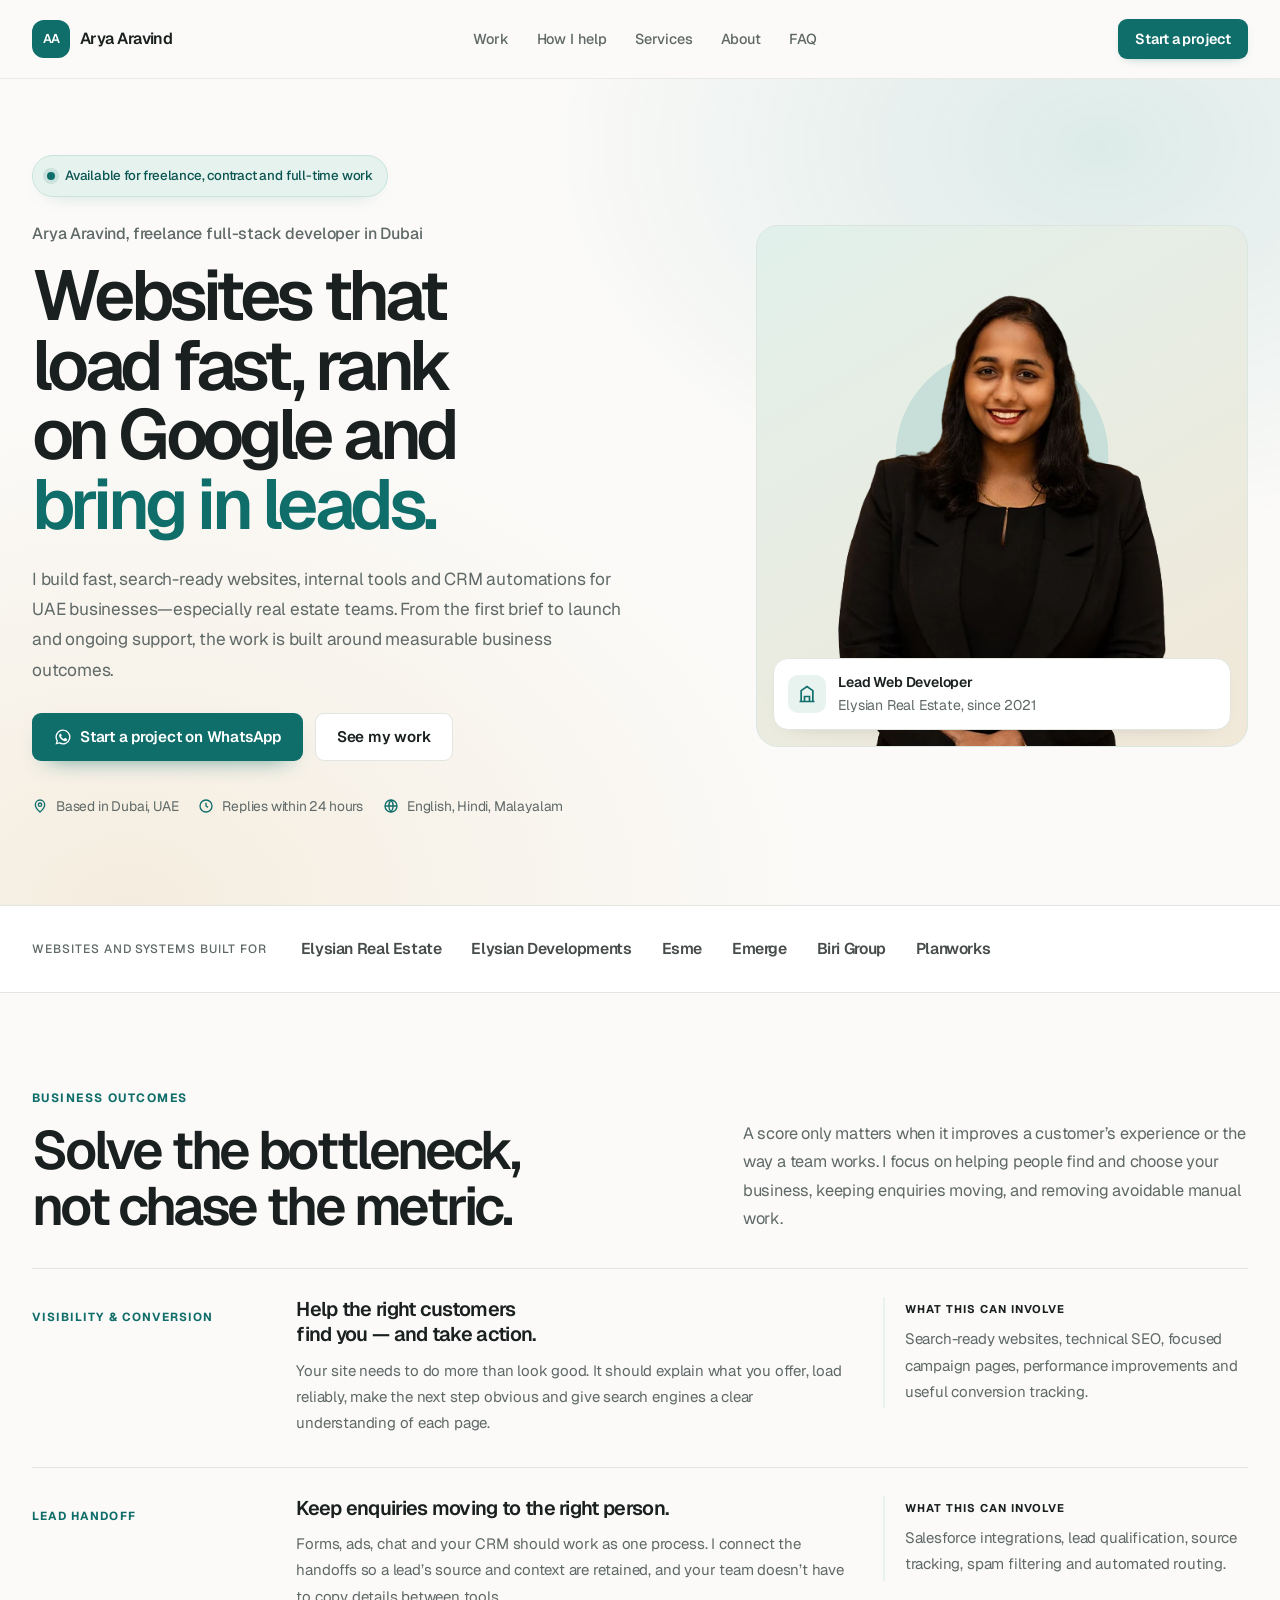
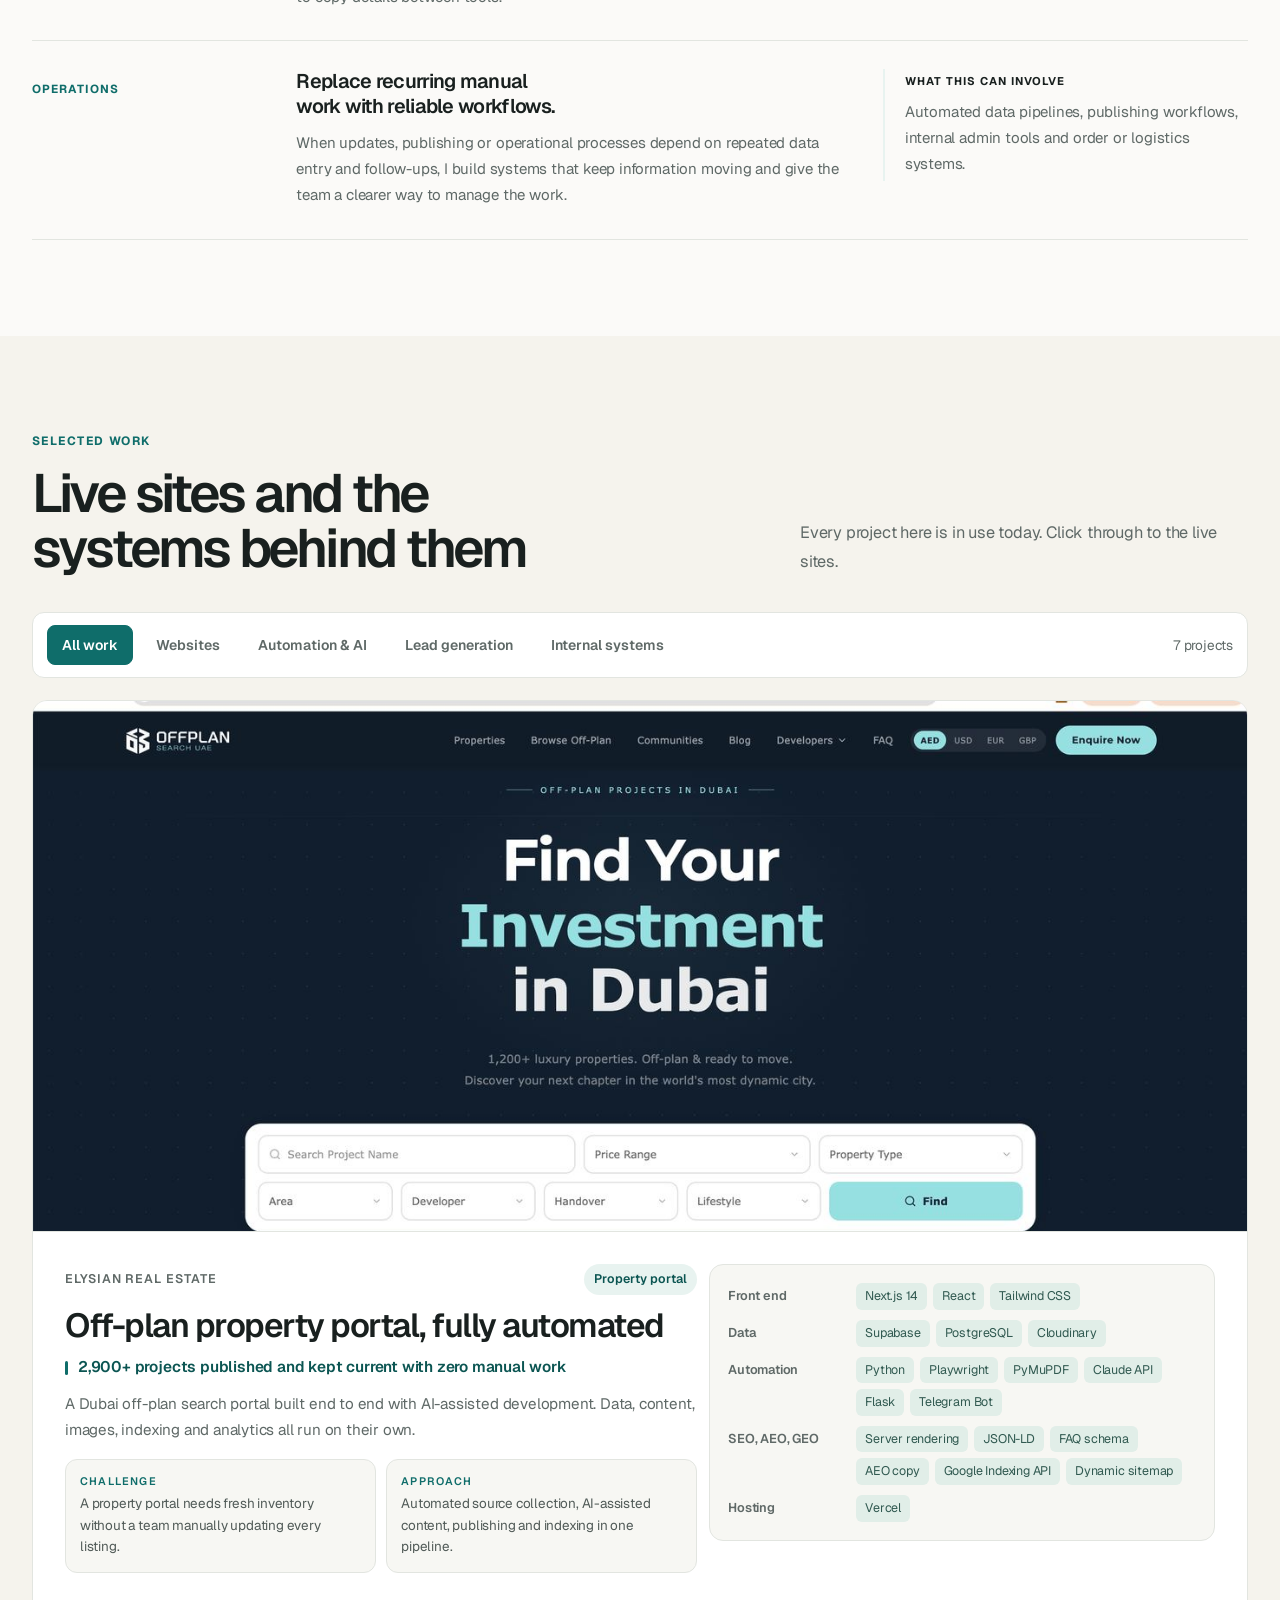
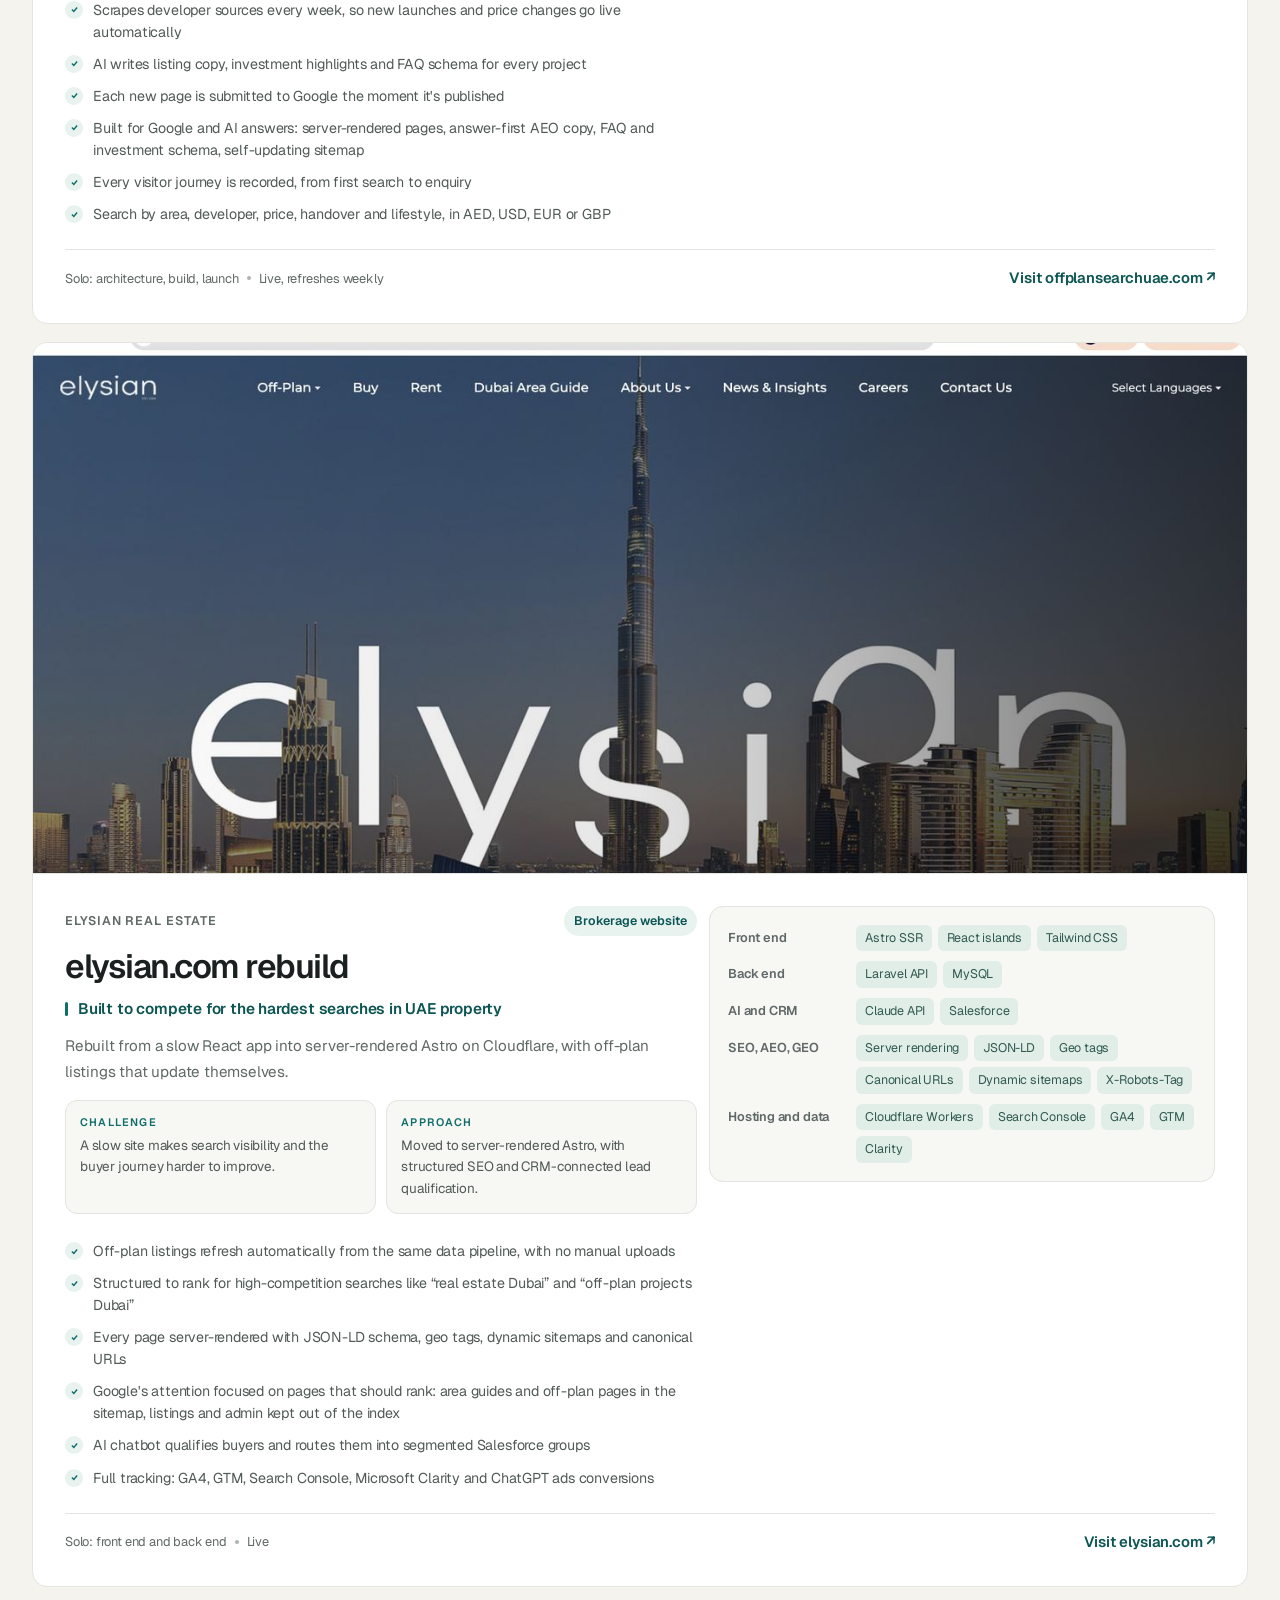
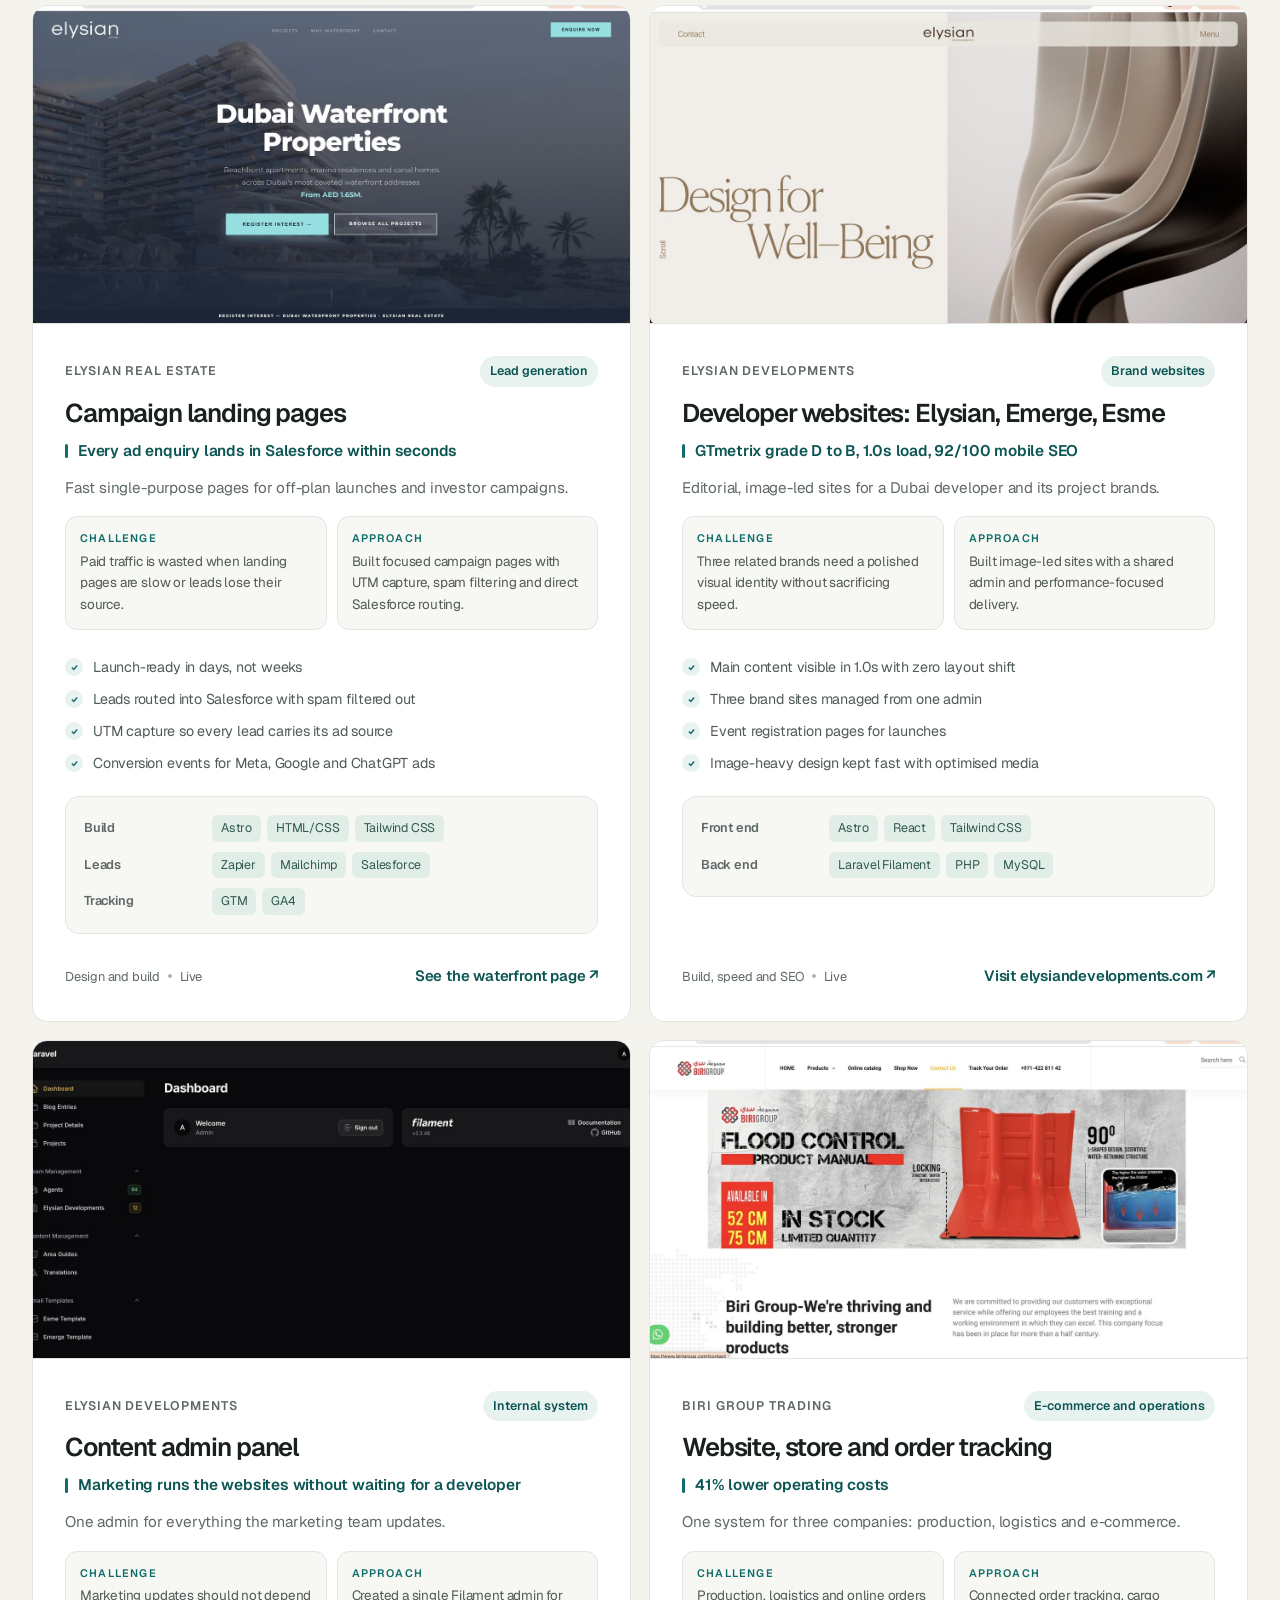
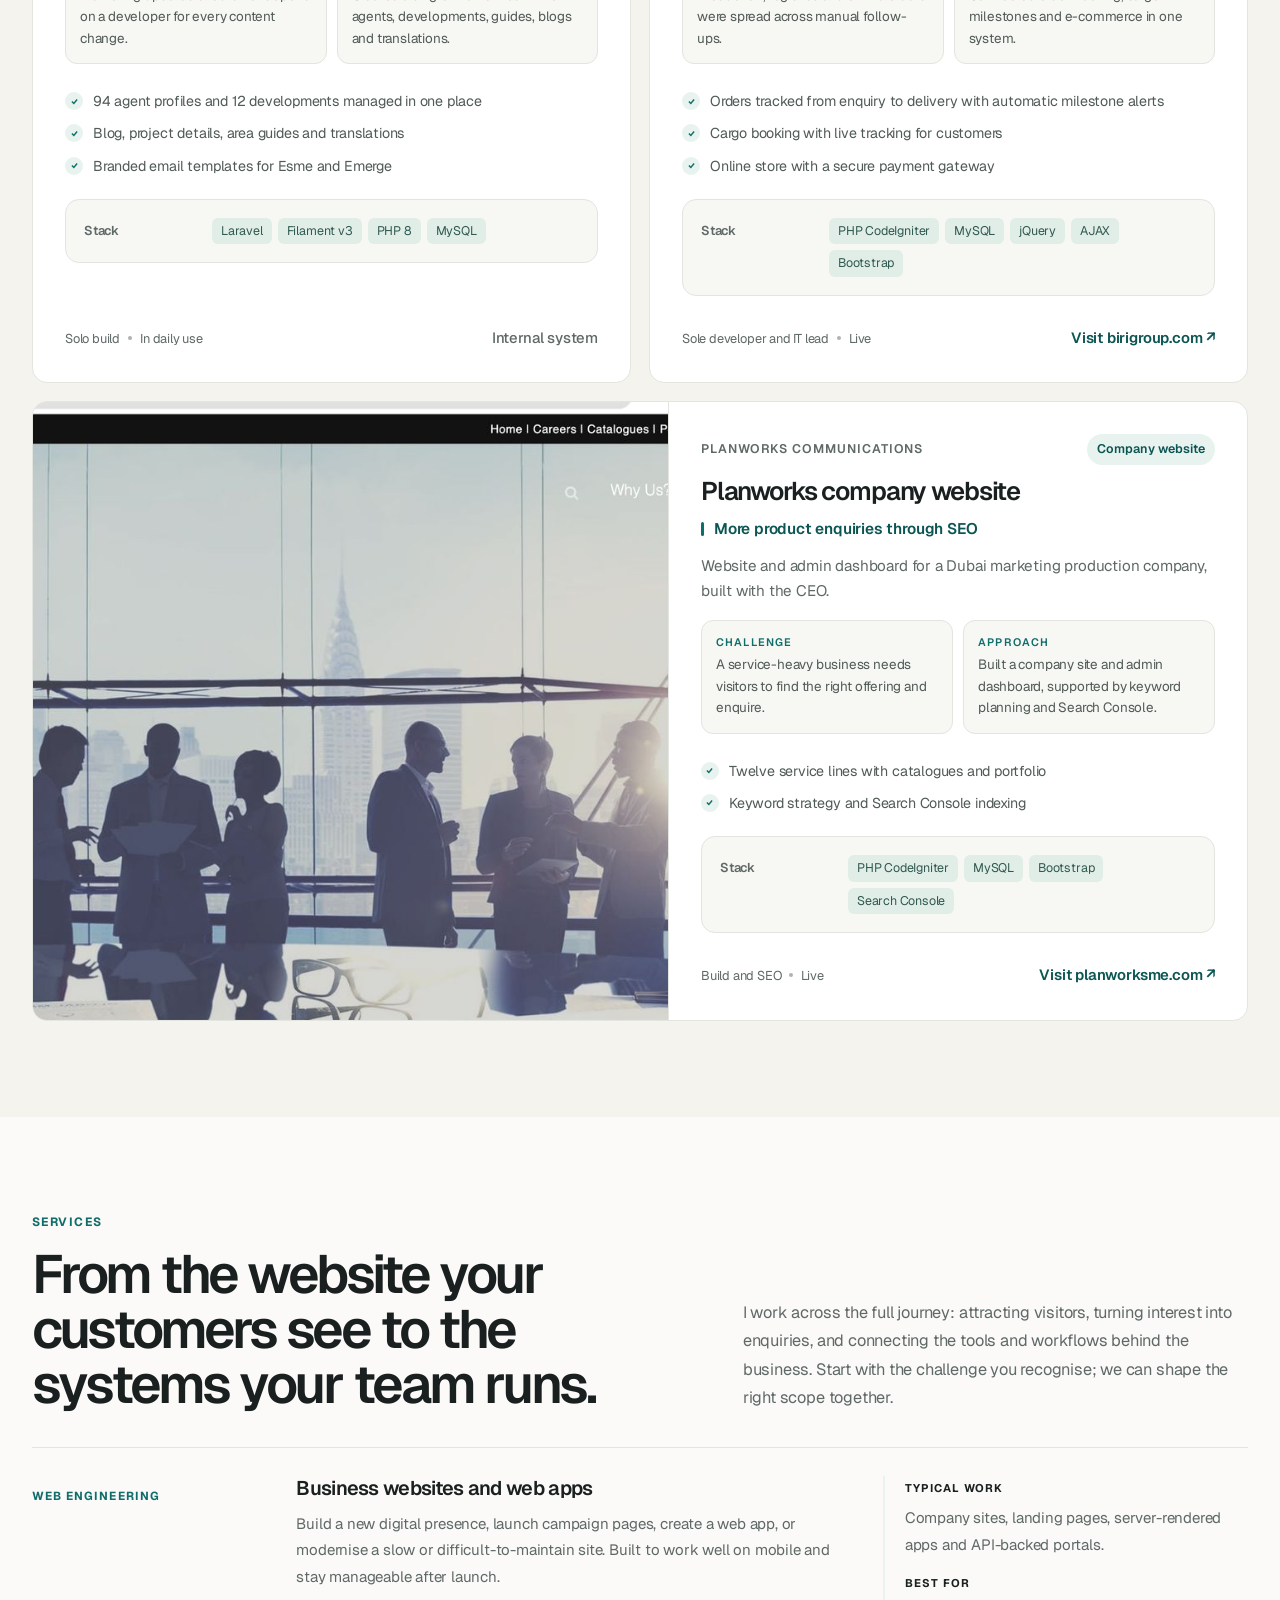
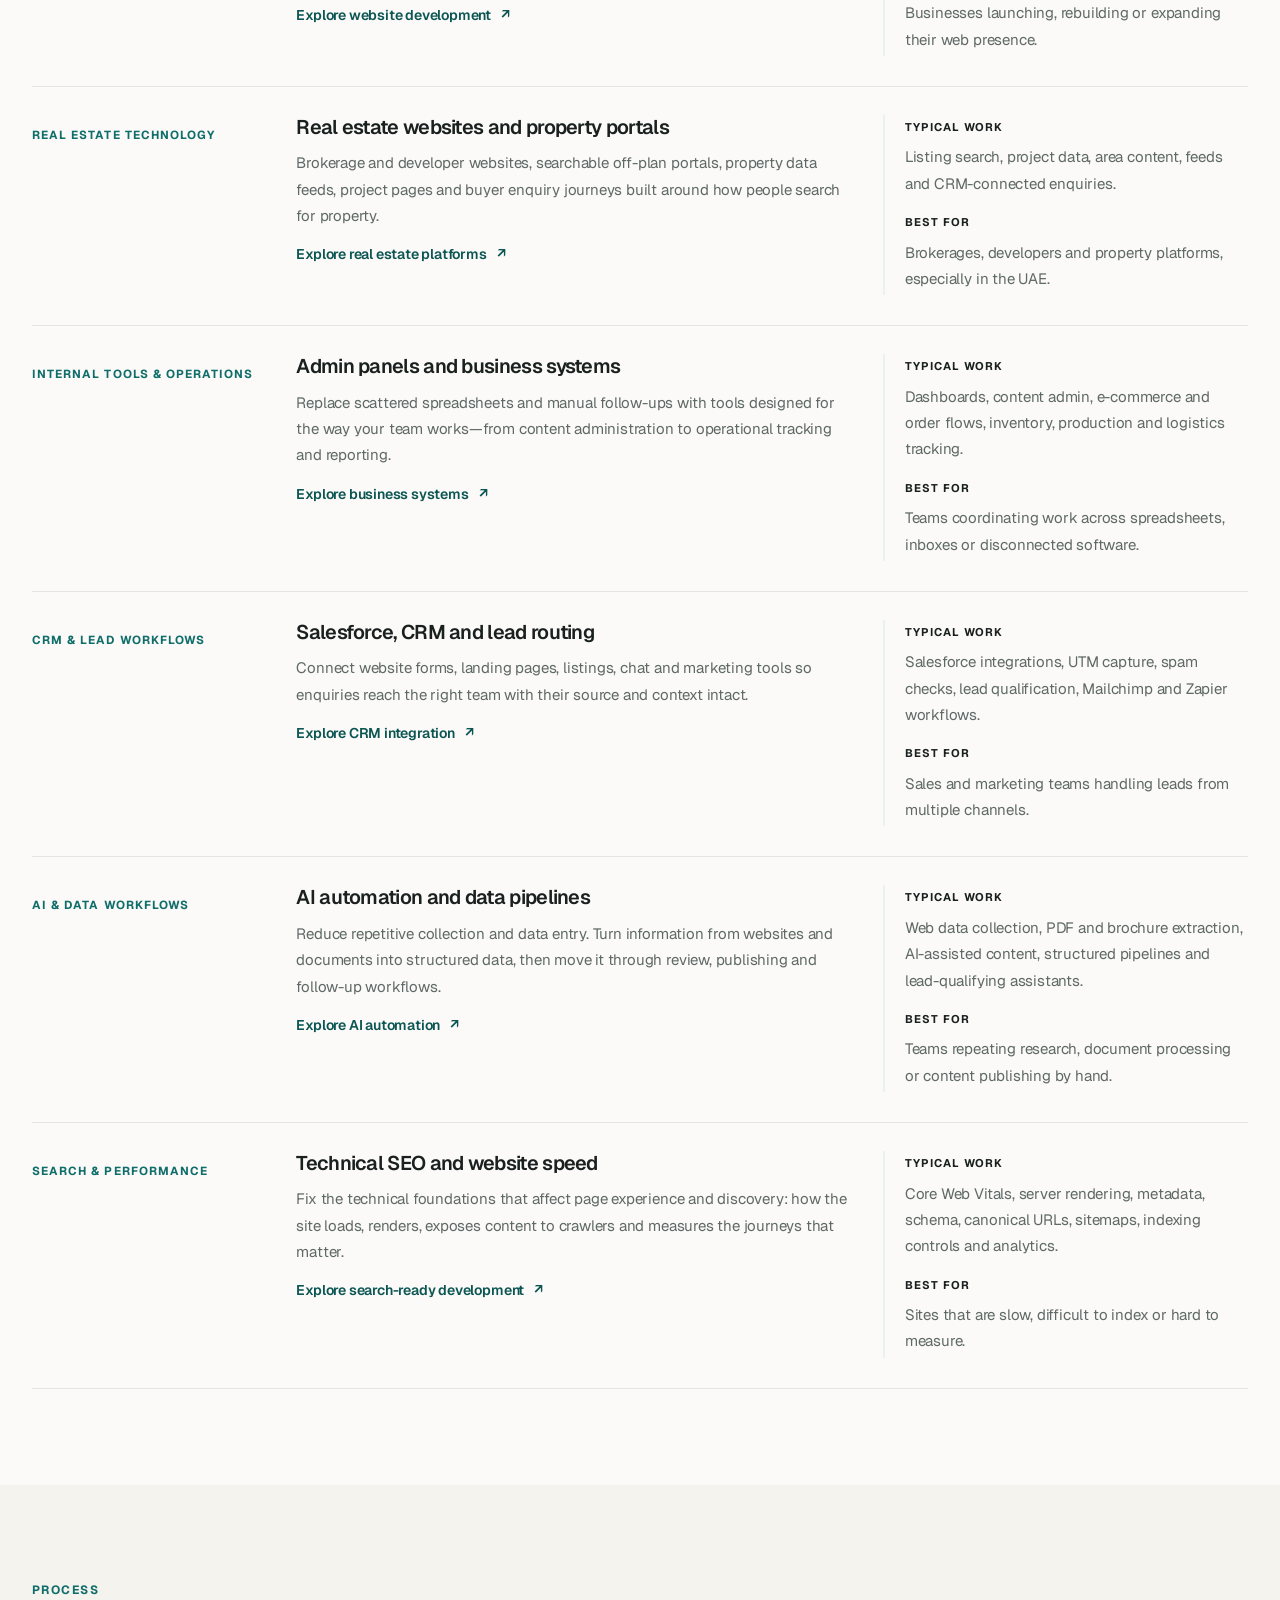
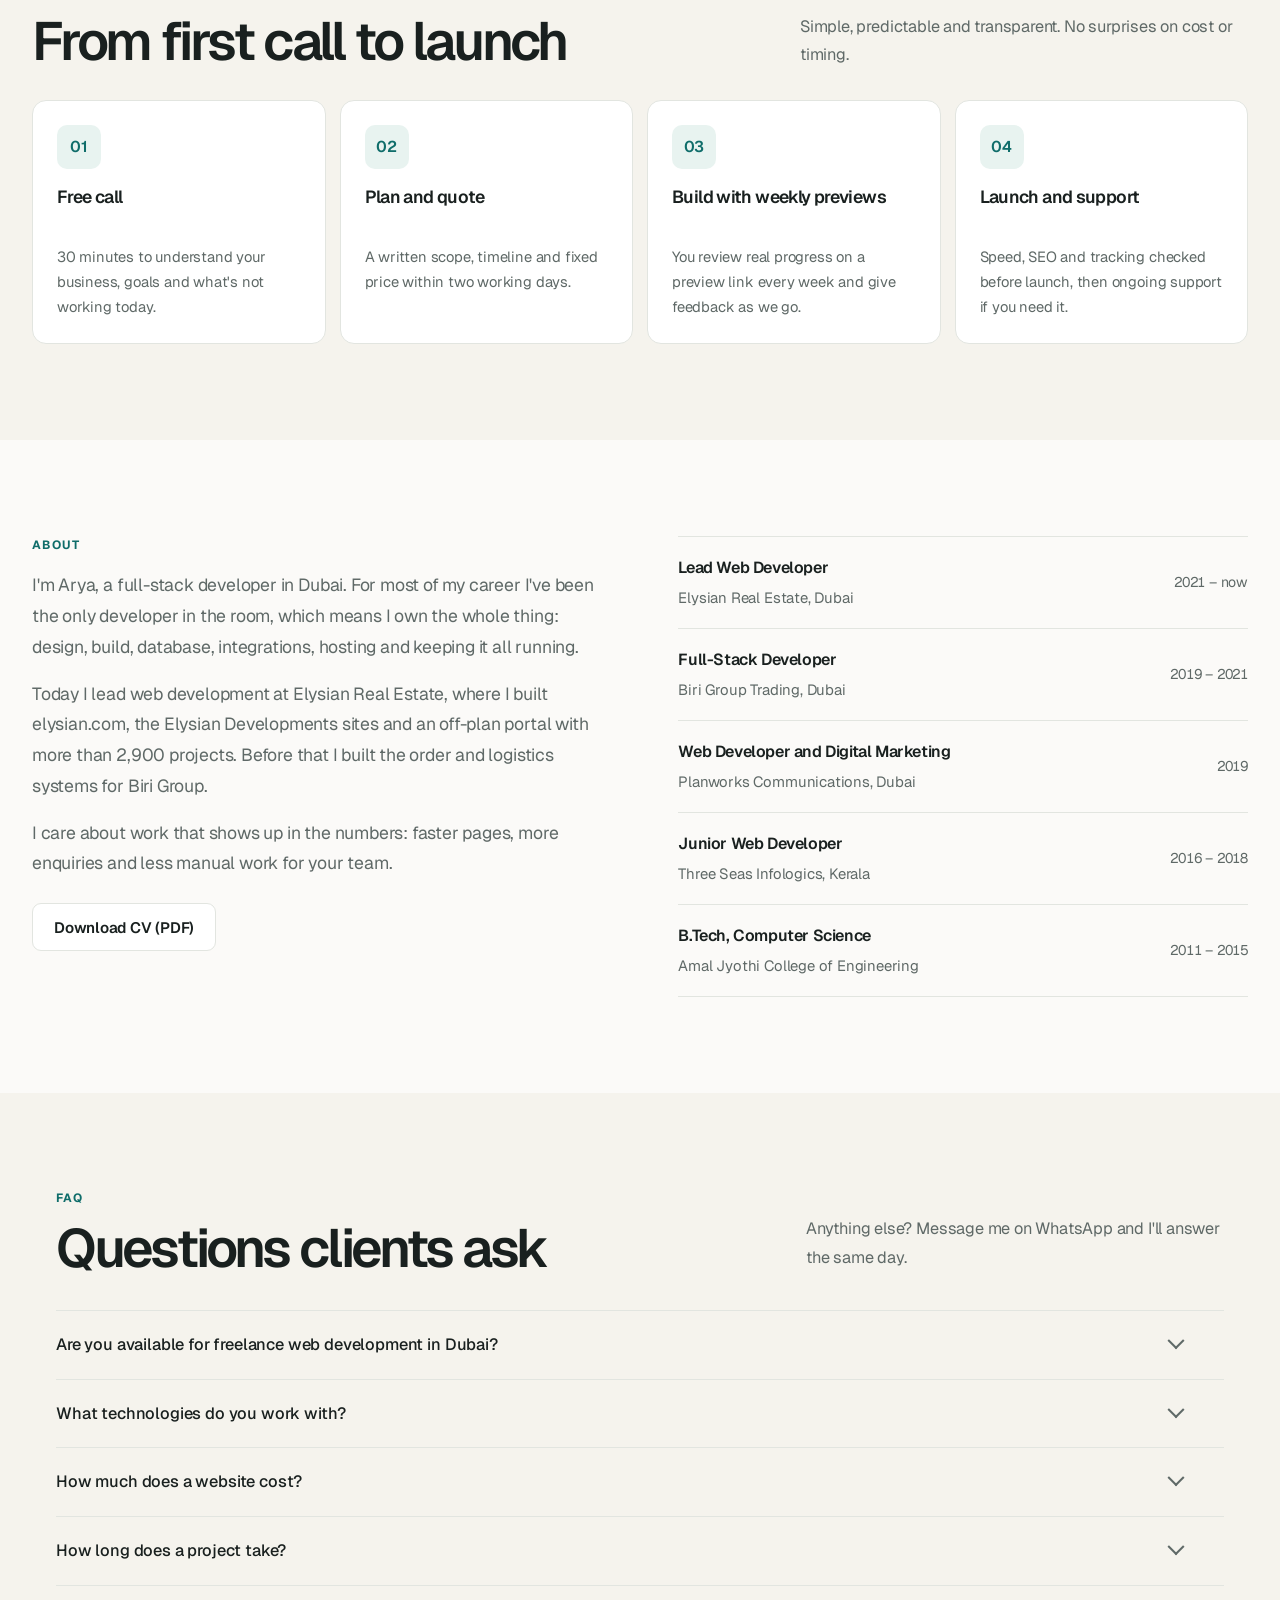
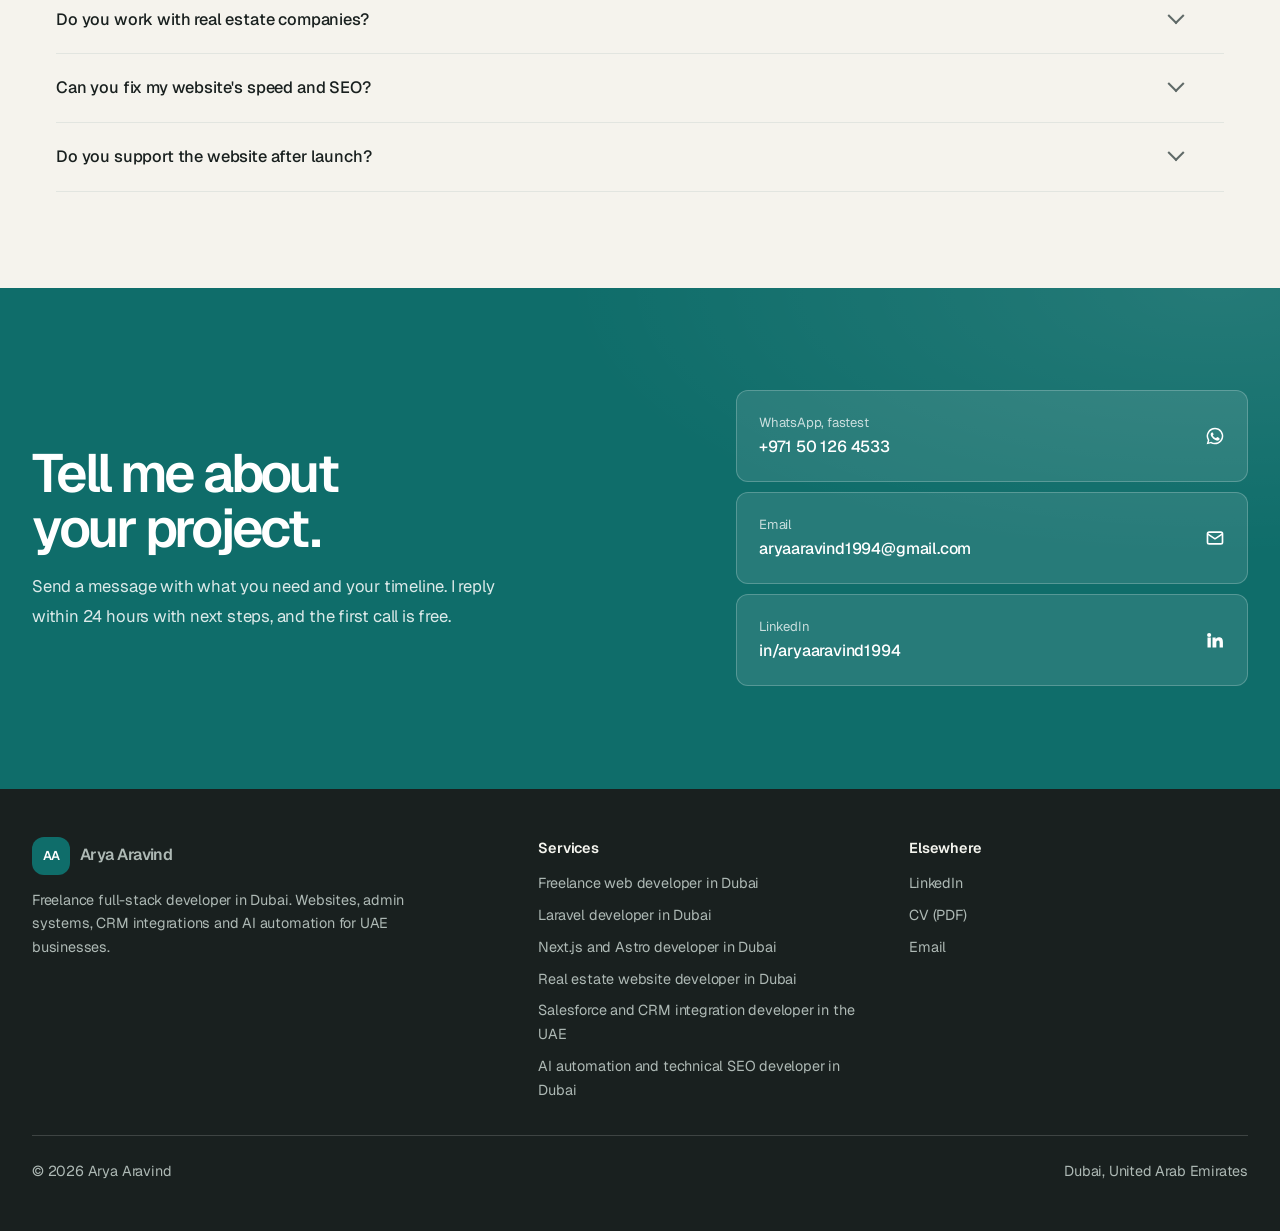
<file: index.html>
<!DOCTYPE html>
<html lang="en">
<head>
<meta charset="UTF-8">
<meta name="viewport" content="width=device-width, initial-scale=1, viewport-fit=cover">
<title>Arya Aravind | Freelance Full-Stack Web Developer in Dubai</title>
<meta name="claude:viewport-fit-sides" content="cover">
<meta name="description" content="Freelance full-stack web developer in Dubai. 8+ years building fast websites, Laravel admin panels, Next.js portals, Salesforce integrations and AI automation for UAE businesses.">
<link rel="canonical" href="https://aryaaravind.com/">
<meta name="robots" content="index, follow, max-image-preview:large, max-snippet:-1">
<meta name="author" content="Arya Aravind">
<meta name="geo.region" content="AE-DU">
<meta name="geo.placename" content="Dubai">
<meta property="og:type" content="website">
<meta property="og:site_name" content="Arya Aravind">
<meta property="og:title" content="Arya Aravind | Freelance Full-Stack Web Developer in Dubai">
<meta property="og:description" content="Freelance full-stack web developer in Dubai. 8+ years building fast websites, Laravel admin panels, Next.js portals, Salesforce integrations and AI automation for UAE businesses.">
<meta property="og:url" content="https://aryaaravind.com/">
<meta property="og:image" content="https://aryaaravind.com/images/og.png">
<meta property="og:image:width" content="1200">
<meta property="og:image:height" content="630">
<meta property="og:locale" content="en_AE">
<meta name="twitter:card" content="summary_large_image">
<meta name="twitter:title" content="Arya Aravind | Freelance Full-Stack Web Developer in Dubai">
<meta name="twitter:description" content="Freelance full-stack web developer in Dubai. 8+ years building fast websites, Laravel admin panels, Next.js portals, Salesforce integrations and AI automation for UAE businesses.">
<meta name="twitter:image" content="https://aryaaravind.com/images/og.png">
<meta name="theme-color" content="#0F6D6A">
<link rel="icon" href="favicon.svg" type="image/svg+xml">
<link rel="apple-touch-icon" href="images/apple-touch-icon.png">
<link rel="preconnect" href="https://fonts.googleapis.com">
<link rel="preconnect" href="https://fonts.gstatic.com" crossorigin>
<link rel="stylesheet" href="https://fonts.googleapis.com/css2?family=Geist:wght@400;500;600&display=swap">
<link rel="stylesheet" href="assets/site.css?v=20261025-contrast-fix">
<script type="application/ld+json">{"@context": "https://schema.org", "@graph": [{"@type": "WebSite", "@id": "https://aryaaravind.com/#site", "url": "https://aryaaravind.com/", "name": "Arya Aravind", "inLanguage": "en"}, {"@type": "Person", "@id": "https://aryaaravind.com/#arya", "name": "Arya Aravind", "url": "https://aryaaravind.com/", "image": "https://aryaaravind.com/images/arya.png", "jobTitle": "Full-Stack Web Developer", "description": "Freelance full-stack web developer in Dubai with 8+ years building websites, admin systems and CRM integrations for UAE businesses.", "email": "mailto:aryaaravind1994@gmail.com", "telephone": "+971501264533", "address": {"@type": "PostalAddress", "addressLocality": "Dubai", "addressCountry": "AE"}, "worksFor": {"@type": "Organization", "name": "Elysian Real Estate", "url": "https://elysian.com"}, "alumniOf": {"@type": "CollegeOrUniversity", "name": "Amal Jyothi College of Engineering"}, "knowsLanguage": ["English", "Hindi", "Malayalam"], "knowsAbout": ["Laravel", "PHP", "Filament", "Next.js", "Astro", "React", "Python", "MySQL", "PostgreSQL", "Supabase", "Salesforce integration", "Technical SEO", "Core Web Vitals", "Claude API", "AI automation", "Real estate websites"], "sameAs": ["https://www.linkedin.com/in/aryaaravind1994", "https://github.com/arya-git-25"]}, {"@type": "ProfessionalService", "@id": "https://aryaaravind.com/#service", "name": "Arya Aravind, Freelance Web Developer", "url": "https://aryaaravind.com/", "image": "https://aryaaravind.com/images/og.png", "description": "Freelance web development in Dubai: websites, Laravel admin panels, Next.js portals, Salesforce integrations, AI automation and technical SEO.", "founder": {"@id": "https://aryaaravind.com/#arya"}, "email": "aryaaravind1994@gmail.com", "telephone": "+971501264533", "address": {"@type": "PostalAddress", "addressLocality": "Dubai", "addressCountry": "AE"}, "areaServed": [{"@type": "City", "name": "Dubai"}, {"@type": "Country", "name": "United Arab Emirates"}, {"@type": "Place", "name": "GCC"}], "knowsLanguage": ["en", "hi", "ml"], "hasOfferCatalog": {"@type": "OfferCatalog", "name": "Web development services", "itemListElement": [{"@type": "Offer", "itemOffered": {"@type": "Service", "name": "Freelance web developer in Dubai", "url": "https://aryaaravind.com/freelance-web-developer-dubai/"}}, {"@type": "Offer", "itemOffered": {"@type": "Service", "name": "Laravel developer in Dubai", "url": "https://aryaaravind.com/laravel-developer-dubai/"}}, {"@type": "Offer", "itemOffered": {"@type": "Service", "name": "Next.js and Astro developer in Dubai", "url": "https://aryaaravind.com/nextjs-developer-dubai/"}}, {"@type": "Offer", "itemOffered": {"@type": "Service", "name": "Real estate website developer in Dubai", "url": "https://aryaaravind.com/real-estate-website-developer-dubai/"}}, {"@type": "Offer", "itemOffered": {"@type": "Service", "name": "Salesforce and CRM integration developer in the UAE", "url": "https://aryaaravind.com/salesforce-integration-developer-uae/"}}, {"@type": "Offer", "itemOffered": {"@type": "Service", "name": "AI automation and technical SEO developer in Dubai", "url": "https://aryaaravind.com/ai-automation-developer-dubai/"}}]}}, {"@type": "FAQPage", "mainEntity": [{"@type": "Question", "name": "Are you available for freelance web development in Dubai?", "acceptedAnswer": {"@type": "Answer", "text": "Yes. I take on freelance and contract projects, and I'm open to full-time roles. I'm based in Dubai and work with clients across the UAE, the GCC and abroad."}}, {"@type": "Question", "name": "What technologies do you work with?", "acceptedAnswer": {"@type": "Answer", "text": "Laravel and PHP (including Filament), Next.js, Astro, React, Python, MySQL, PostgreSQL and Supabase, Salesforce, Cloudflare and Vercel, and the Claude API for AI automation."}}, {"@type": "Question", "name": "How much does a website cost?", "acceptedAnswer": {"@type": "Answer", "text": "It depends on scope. After a free 30-minute call I send a fixed quote with a timeline, so you know the cost before work starts."}}, {"@type": "Question", "name": "How long does a project take?", "acceptedAnswer": {"@type": "Answer", "text": "Most websites take 3 to 6 weeks, admin panels 2 to 6 weeks, and integrations or speed fixes 1 to 3 weeks. You see progress on a preview link every week."}}, {"@type": "Question", "name": "Do you work with real estate companies?", "acceptedAnswer": {"@type": "Answer", "text": "Yes. I've spent four years building for Dubai real estate: developer sites, an off-plan portal with 2,900+ projects, campaign pages and Salesforce lead routing."}}, {"@type": "Question", "name": "Can you fix my website's speed and SEO?", "acceptedAnswer": {"@type": "Answer", "text": "Yes. I audit Core Web Vitals, indexing, schema and sitemaps, then fix issues in order of impact. Elysian Developments went from GTmetrix grade D to B with a 1.0s load."}}, {"@type": "Question", "name": "Do you support the website after launch?", "acceptedAnswer": {"@type": "Answer", "text": "Yes. I offer ongoing support for hosting, security, updates and new features."}}]}]}</script>
</head>
<body>
<a class="skip" href="#main">Skip to content</a>
<header class="site-head">
  <div class="wrap">
    <a class="logo" href="./"><span>AA</span>Arya Aravind</a>
    <ul class="menu">
      <li><a href="#work">Work</a></li>
      <li><a href="#results">How I help</a></li>
      <li><a href="#services">Services</a></li>
      <li><a href="#about">About</a></li>
      <li><a href="#faq">FAQ</a></li>
    </ul>
    <a class="btn btn-primary" href="https://wa.me/971501264533?text=Hi%20Arya%2C%20I%20have%20a%20project%20I%27d%20like%20to%20discuss." target="_blank" rel="noopener">Start a project</a>
  </div>
</header>
<main id="main">
<section class="hero">
  <div class="wrap">
    <div>
      <span class="status"><i></i>Available for freelance, contract and full-time work</span>
      <h1><span class="kicker">Arya Aravind, freelance full-stack developer in Dubai</span>Websites that load fast, rank on Google and <em>bring in leads.</em></h1>
      <p class="lead">I build fast, search-ready websites, internal tools and CRM automations for UAE businesses—especially real estate teams. From the first brief to launch and ongoing support, the work is built around measurable business outcomes.</p>
      <div class="cta">
        <a class="btn btn-primary" href="https://wa.me/971501264533?text=Hi%20Arya%2C%20I%20have%20a%20project%20I%27d%20like%20to%20discuss." target="_blank" rel="noopener"><svg viewBox="0 0 24 24" fill="currentColor"><path d="M12 2a10 10 0 0 0-8.6 15.1L2 22l5-1.3A10 10 0 1 0 12 2Zm0 18.2a8.2 8.2 0 0 1-4.2-1.1l-.3-.2-3 .8.8-2.9-.2-.3A8.2 8.2 0 1 1 12 20.2Zm4.5-6.1c-.2-.1-1.5-.7-1.7-.8s-.4-.1-.6.1-.7.8-.8 1-.3.2-.5.1a6.7 6.7 0 0 1-3.4-2.9c-.3-.4.3-.4.8-1.3.1-.2 0-.3 0-.4l-.8-1.8c-.2-.5-.4-.4-.6-.4h-.5a1 1 0 0 0-.7.3 3 3 0 0 0-.9 2.2 5.2 5.2 0 0 0 1.1 2.7 11.8 11.8 0 0 0 4.5 4c1.7.7 2.3.8 3.2.6a2.7 2.7 0 0 0 1.8-1.2 2.2 2.2 0 0 0 .1-1.3c0-.1-.2-.2-.5-.3Z"/></svg>Start a project on WhatsApp</a>
        <a class="btn btn-ghost" href="#work">See my work</a>
      </div>
      <ul class="facts">
        <li><svg viewBox="0 0 24 24" fill="none" stroke="currentColor" stroke-width="2"><path d="M12 21s-7-6.2-7-11a7 7 0 0 1 14 0c0 4.8-7 11-7 11Z"/><circle cx="12" cy="10" r="2.5"/></svg>Based in Dubai, UAE</li>
        <li><svg viewBox="0 0 24 24" fill="none" stroke="currentColor" stroke-width="2"><circle cx="12" cy="12" r="9"/><path d="M12 7v5l3 2"/></svg>Replies within 24 hours</li>
        <li><svg viewBox="0 0 24 24" fill="none" stroke="currentColor" stroke-width="2"><circle cx="12" cy="12" r="9"/><path d="M3 12h18M12 3a14 14 0 0 1 0 18M12 3a14 14 0 0 0 0 18"/></svg>English, Hindi, Malayalam</li>
      </ul>
    </div>
    <div class="portrait">
      <picture><source srcset="images/arya.webp" type="image/webp"><img src="images/arya.png" alt="Arya Aravind, full-stack web developer in Dubai" width="450" height="600" fetchpriority="high"></picture>
      <div class="tag"><i><svg viewBox="0 0 24 24" fill="none" stroke="currentColor" stroke-width="2"><path d="M3 21h18M5 21V8l7-5 7 5v13M9 21v-6h6v6"/></svg></i><div><b>Lead Web Developer</b><span>Elysian Real Estate, since 2021</span></div></div>
    </div>
  </div>
</section>

<div class="clients">
  <div class="wrap">
    <p>Websites and systems built for</p>
    <ul><li>Elysian Real Estate</li><li>Elysian Developments</li><li>Esme</li><li>Emerge</li><li>Biri Group</li><li>Planworks</li></ul>
  </div>
</div>

<section class="section" id="results">
  <div class="wrap">
    <div class="head">
      <div><span class="kicker">Business outcomes</span><h2>Solve the bottleneck, not chase the metric.</h2></div>
      <p>A score only matters when it improves a customer’s experience or the way a team works. I focus on helping people find and choose your business, keeping enquiries moving, and removing avoidable manual work.</p>
    </div>
    <div class="outcome-list">
      <article class="outcome-row">
        <div class="outcome-type"><span>Visibility &amp; conversion</span></div>
        <div class="outcome-main">
          <h3>Help the right customers find you — and take action.</h3>
          <p>Your site needs to do more than look good. It should explain what you offer, load reliably, make the next step obvious and give search engines a clear understanding of each page.</p>
        </div>
        <div class="outcome-scope">
          <span>What this can involve</span>
          <p>Search-ready websites, technical SEO, focused campaign pages, performance improvements and useful conversion tracking.</p>
        </div>
      </article>
      <article class="outcome-row">
        <div class="outcome-type"><span>Lead handoff</span></div>
        <div class="outcome-main">
          <h3>Keep enquiries moving to the right person.</h3>
          <p>Forms, ads, chat and your CRM should work as one process. I connect the handoffs so a lead’s source and context are retained, and your team doesn’t have to copy details between tools.</p>
        </div>
        <div class="outcome-scope">
          <span>What this can involve</span>
          <p>Salesforce integrations, lead qualification, source tracking, spam filtering and automated routing.</p>
        </div>
      </article>
      <article class="outcome-row">
        <div class="outcome-type"><span>Operations</span></div>
        <div class="outcome-main">
          <h3>Replace recurring manual work with reliable workflows.</h3>
          <p>When updates, publishing or operational processes depend on repeated data entry and follow-ups, I build systems that keep information moving and give the team a clearer way to manage the work.</p>
        </div>
        <div class="outcome-scope">
          <span>What this can involve</span>
          <p>Automated data pipelines, publishing workflows, internal admin tools and order or logistics systems.</p>
        </div>
      </article>
    </div>
  </div>
</section>

<section class="section tint" id="work">
  <div class="wrap">
    <div class="head">
      <div><span class="kicker">Selected work</span><h2>Live sites and the systems behind them</h2></div>
      <p>Every project here is in use today. Click through to the live sites.</p>
    </div>
    <div class="project-tools">
      <div class="project-filters" role="group" aria-label="Filter projects">
        <button class="filter-btn" type="button" data-project-filter="all" aria-controls="project-grid" aria-pressed="true">All work</button>
        <button class="filter-btn" type="button" data-project-filter="websites" aria-controls="project-grid" aria-pressed="false">Websites</button>
        <button class="filter-btn" type="button" data-project-filter="automation" aria-controls="project-grid" aria-pressed="false">Automation &amp; AI</button>
        <button class="filter-btn" type="button" data-project-filter="leads" aria-controls="project-grid" aria-pressed="false">Lead generation</button>
        <button class="filter-btn" type="button" data-project-filter="systems" aria-controls="project-grid" aria-pressed="false">Internal systems</button>
      </div>
      <p class="project-count" id="project-count" aria-live="polite">7 projects</p>
    </div>
    <div class="work" id="project-grid"><article class="card wide" data-category="websites automation">
  <div class="shot"><img src="images/offplan-portal.jpg" alt="Offplan Search UAE property search homepage" width="1400" height="746" loading="lazy" decoding="async"></div>
  <div class="body">
    <div class="meta"><span>Elysian Real Estate</span><span class="pill">Property portal</span></div>
    <h3>Off-plan property portal, fully automated</h3>
    <p class="win">2,900+ projects published and kept current with zero manual work</p>
    <p class="desc">A Dubai off-plan search portal built end to end with AI-assisted development. Data, content, images, indexing and analytics all run on their own.</p><div class="case-summary"><div><span>Challenge</span><p>A property portal needs fresh inventory without a team manually updating every listing.</p></div><div><span>Approach</span><p>Automated source collection, AI-assisted content, publishing and indexing in one pipeline.</p></div></div>
    <ul class="points"><li>Scrapes developer sources every week, so new launches and price changes go live automatically</li><li>AI writes listing copy, investment highlights and FAQ schema for every project</li><li>Each new page is submitted to Google the moment it&#x27;s published</li><li>Built for Google and AI answers: server-rendered pages, answer-first AEO copy, FAQ and investment schema, self-updating sitemap</li><li>Every visitor journey is recorded, from first search to enquiry</li><li>Search by area, developer, price, handover and lifestyle, in AED, USD, EUR or GBP</li></ul>
    <dl class="tech"><div><dt>Front end</dt><dd><span>Next.js 14</span><span>React</span><span>Tailwind CSS</span></dd></div><div><dt>Data</dt><dd><span>Supabase</span><span>PostgreSQL</span><span>Cloudinary</span></dd></div><div><dt>Automation</dt><dd><span>Python</span><span>Playwright</span><span>PyMuPDF</span><span>Claude API</span><span>Flask</span><span>Telegram Bot</span></dd></div><div><dt>SEO, AEO, GEO</dt><dd><span>Server rendering</span><span>JSON-LD</span><span>FAQ schema</span><span>AEO copy</span><span>Google Indexing API</span><span>Dynamic sitemap</span></dd></div><div><dt>Hosting</dt><dd><span>Vercel</span></dd></div></dl>
    <div class="foot"><span class="role">Solo: architecture, build, launch<i></i>Live, refreshes weekly</span><span class="link"><a href="https://offplansearchuae.com" target="_blank" rel="noopener">Visit offplansearchuae.com ↗</a></span></div>
  </div>
</article><article class="card wide" data-category="websites automation">
  <div class="shot"><img src="images/elysian-com.jpg" alt="elysian.com homepage with Dubai skyline and property search" width="1400" height="746" loading="lazy" decoding="async"></div>
  <div class="body">
    <div class="meta"><span>Elysian Real Estate</span><span class="pill">Brokerage website</span></div>
    <h3>elysian.com rebuild</h3>
    <p class="win">Built to compete for the hardest searches in UAE property</p>
    <p class="desc">Rebuilt from a slow React app into server-rendered Astro on Cloudflare, with off-plan listings that update themselves.</p><div class="case-summary"><div><span>Challenge</span><p>A slow site makes search visibility and the buyer journey harder to improve.</p></div><div><span>Approach</span><p>Moved to server-rendered Astro, with structured SEO and CRM-connected lead qualification.</p></div></div>
    <ul class="points"><li>Off-plan listings refresh automatically from the same data pipeline, with no manual uploads</li><li>Structured to rank for high-competition searches like “real estate Dubai” and “off-plan projects Dubai”</li><li>Every page server-rendered with JSON-LD schema, geo tags, dynamic sitemaps and canonical URLs</li><li>Google&#x27;s attention focused on pages that should rank: area guides and off-plan pages in the sitemap, listings and admin kept out of the index</li><li>AI chatbot qualifies buyers and routes them into segmented Salesforce groups</li><li>Full tracking: GA4, GTM, Search Console, Microsoft Clarity and ChatGPT ads conversions</li></ul>
    <dl class="tech"><div><dt>Front end</dt><dd><span>Astro SSR</span><span>React islands</span><span>Tailwind CSS</span></dd></div><div><dt>Back end</dt><dd><span>Laravel API</span><span>MySQL</span></dd></div><div><dt>AI and CRM</dt><dd><span>Claude API</span><span>Salesforce</span></dd></div><div><dt>SEO, AEO, GEO</dt><dd><span>Server rendering</span><span>JSON-LD</span><span>Geo tags</span><span>Canonical URLs</span><span>Dynamic sitemaps</span><span>X-Robots-Tag</span></dd></div><div><dt>Hosting and data</dt><dd><span>Cloudflare Workers</span><span>Search Console</span><span>GA4</span><span>GTM</span><span>Clarity</span></dd></div></dl>
    <div class="foot"><span class="role">Solo: front end and back end<i></i>Live</span><span class="link"><a href="https://elysian.com" target="_blank" rel="noopener">Visit elysian.com ↗</a></span></div>
  </div>
</article><article class="card" data-category="websites leads">
  <div class="shot"><img src="images/landing-page.jpg" alt="Dubai Waterfront Properties campaign landing page" width="1400" height="746" loading="lazy" decoding="async"></div>
  <div class="body">
    <div class="meta"><span>Elysian Real Estate</span><span class="pill">Lead generation</span></div>
    <h3>Campaign landing pages</h3>
    <p class="win">Every ad enquiry lands in Salesforce within seconds</p>
    <p class="desc">Fast single-purpose pages for off-plan launches and investor campaigns.</p><div class="case-summary"><div><span>Challenge</span><p>Paid traffic is wasted when landing pages are slow or leads lose their source.</p></div><div><span>Approach</span><p>Built focused campaign pages with UTM capture, spam filtering and direct Salesforce routing.</p></div></div>
    <ul class="points"><li>Launch-ready in days, not weeks</li><li>Leads routed into Salesforce with spam filtered out</li><li>UTM capture so every lead carries its ad source</li><li>Conversion events for Meta, Google and ChatGPT ads</li></ul>
    <dl class="tech"><div><dt>Build</dt><dd><span>Astro</span><span>HTML/CSS</span><span>Tailwind CSS</span></dd></div><div><dt>Leads</dt><dd><span>Zapier</span><span>Mailchimp</span><span>Salesforce</span></dd></div><div><dt>Tracking</dt><dd><span>GTM</span><span>GA4</span></dd></div></dl>
    <div class="foot"><span class="role">Design and build<i></i>Live</span><span class="link"><a href="https://elysian.com/dubai-waterfront-properties" target="_blank" rel="noopener">See the waterfront page ↗</a></span></div>
  </div>
</article><article class="card" data-category="websites">
  <div class="shot"><img src="images/elysian-developments.jpg" alt="Elysian Developments homepage, Design for Well-Being" width="1400" height="746" loading="lazy" decoding="async"></div>
  <div class="body">
    <div class="meta"><span>Elysian Developments</span><span class="pill">Brand websites</span></div>
    <h3>Developer websites: Elysian, Emerge, Esme</h3>
    <p class="win">GTmetrix grade D to B, 1.0s load, 92/100 mobile SEO</p>
    <p class="desc">Editorial, image-led sites for a Dubai developer and its project brands.</p><div class="case-summary"><div><span>Challenge</span><p>Three related brands need a polished visual identity without sacrificing speed.</p></div><div><span>Approach</span><p>Built image-led sites with a shared admin and performance-focused delivery.</p></div></div>
    <ul class="points"><li>Main content visible in 1.0s with zero layout shift</li><li>Three brand sites managed from one admin</li><li>Event registration pages for launches</li><li>Image-heavy design kept fast with optimised media</li></ul>
    <dl class="tech"><div><dt>Front end</dt><dd><span>Astro</span><span>React</span><span>Tailwind CSS</span></dd></div><div><dt>Back end</dt><dd><span>Laravel Filament</span><span>PHP</span><span>MySQL</span></dd></div></dl>
    <div class="foot"><span class="role">Build, speed and SEO<i></i>Live</span><span class="link"><a href="https://elysiandevelopments.com" target="_blank" rel="noopener">Visit elysiandevelopments.com ↗</a></span></div>
  </div>
</article><article class="card" data-category="systems">
  <div class="shot"><img src="images/admin-panel.jpg" alt="Laravel Filament admin panel with agents, area guides and translations" width="1400" height="746" loading="lazy" decoding="async"></div>
  <div class="body">
    <div class="meta"><span>Elysian Developments</span><span class="pill">Internal system</span></div>
    <h3>Content admin panel</h3>
    <p class="win">Marketing runs the websites without waiting for a developer</p>
    <p class="desc">One admin for everything the marketing team updates.</p><div class="case-summary"><div><span>Challenge</span><p>Marketing updates should not depend on a developer for every content change.</p></div><div><span>Approach</span><p>Created a single Filament admin for agents, developments, guides, blogs and translations.</p></div></div>
    <ul class="points"><li>94 agent profiles and 12 developments managed in one place</li><li>Blog, project details, area guides and translations</li><li>Branded email templates for Esme and Emerge</li></ul>
    <dl class="tech"><div><dt>Stack</dt><dd><span>Laravel</span><span>Filament v3</span><span>PHP 8</span><span>MySQL</span></dd></div></dl>
    <div class="foot"><span class="role">Solo build<i></i>In daily use</span><span class="link"><span>Internal system</span></span></div>
  </div>
</article><article class="card" data-category="systems automation">
  <div class="shot"><img src="images/birigroup.jpg" alt="Biri Group website with product banner" width="1400" height="746" loading="lazy" decoding="async"></div>
  <div class="body">
    <div class="meta"><span>Biri Group Trading</span><span class="pill">E-commerce and operations</span></div>
    <h3>Website, store and order tracking</h3>
    <p class="win">41% lower operating costs</p>
    <p class="desc">One system for three companies: production, logistics and e-commerce.</p><div class="case-summary"><div><span>Challenge</span><p>Production, logistics and online orders were spread across manual follow-ups.</p></div><div><span>Approach</span><p>Connected order tracking, cargo milestones and e-commerce in one system.</p></div></div>
    <ul class="points"><li>Orders tracked from enquiry to delivery with automatic milestone alerts</li><li>Cargo booking with live tracking for customers</li><li>Online store with a secure payment gateway</li></ul>
    <dl class="tech"><div><dt>Stack</dt><dd><span>PHP CodeIgniter</span><span>MySQL</span><span>jQuery</span><span>AJAX</span><span>Bootstrap</span></dd></div></dl>
    <div class="foot"><span class="role">Sole developer and IT lead<i></i>Live</span><span class="link"><a href="https://www.birigroup.com" target="_blank" rel="noopener">Visit birigroup.com ↗</a></span></div>
  </div>
</article><article class="card" data-category="websites">
  <div class="shot"><img src="images/planworks.jpg" alt="Planworks company website" width="1400" height="746" loading="lazy" decoding="async"></div>
  <div class="body">
    <div class="meta"><span>Planworks Communications</span><span class="pill">Company website</span></div>
    <h3>Planworks company website</h3>
    <p class="win">More product enquiries through SEO</p>
    <p class="desc">Website and admin dashboard for a Dubai marketing production company, built with the CEO.</p><div class="case-summary"><div><span>Challenge</span><p>A service-heavy business needs visitors to find the right offering and enquire.</p></div><div><span>Approach</span><p>Built a company site and admin dashboard, supported by keyword planning and Search Console.</p></div></div>
    <ul class="points"><li>Twelve service lines with catalogues and portfolio</li><li>Keyword strategy and Search Console indexing</li></ul>
    <dl class="tech"><div><dt>Stack</dt><dd><span>PHP CodeIgniter</span><span>MySQL</span><span>Bootstrap</span><span>Search Console</span></dd></div></dl>
    <div class="foot"><span class="role">Build and SEO<i></i>Live</span><span class="link"><a href="https://planworksme.com" target="_blank" rel="noopener">Visit planworksme.com ↗</a></span></div>
  </div>
</article></div>
  </div>
</section>

<section class="section" id="services">
  <div class="wrap">
    <div class="head">
      <div><span class="kicker">Services</span><h2>From the website your customers see to the systems your team runs.</h2></div>
      <p>I work across the full journey: attracting visitors, turning interest into enquiries, and connecting the tools and workflows behind the business. Start with the challenge you recognise; we can shape the right scope together.</p>
    </div>
    <div class="service-list">
      <article class="service-row">
        <div class="service-type"><span>Web engineering</span></div>
        <div class="service-main">
          <h3>Business websites and web apps</h3>
          <p>Build a new digital presence, launch campaign pages, create a web app, or modernise a slow or difficult-to-maintain site. Built to work well on mobile and stay manageable after launch.</p>
          <a class="service-link" href="freelance-web-developer-dubai/">Explore website development <span aria-hidden="true">↗</span></a>
        </div>
        <div class="service-scope">
          <span>Typical work</span>
          <p>Company sites, landing pages, server-rendered apps and API-backed portals.</p>
          <span class="service-subhead">Best for</span>
          <p>Businesses launching, rebuilding or expanding their web presence.</p>
        </div>
      </article>
      <article class="service-row">
        <div class="service-type"><span>Real estate technology</span></div>
        <div class="service-main">
          <h3>Real estate websites and property portals</h3>
          <p>Brokerage and developer websites, searchable off-plan portals, property data feeds, project pages and buyer enquiry journeys built around how people search for property.</p>
          <a class="service-link" href="real-estate-website-developer-dubai/">Explore real estate platforms <span aria-hidden="true">↗</span></a>
        </div>
        <div class="service-scope">
          <span>Typical work</span>
          <p>Listing search, project data, area content, feeds and CRM-connected enquiries.</p>
          <span class="service-subhead">Best for</span>
          <p>Brokerages, developers and property platforms, especially in the UAE.</p>
        </div>
      </article>
      <article class="service-row">
        <div class="service-type"><span>Internal tools &amp; operations</span></div>
        <div class="service-main">
          <h3>Admin panels and business systems</h3>
          <p>Replace scattered spreadsheets and manual follow-ups with tools designed for the way your team works—from content administration to operational tracking and reporting.</p>
          <a class="service-link" href="laravel-developer-dubai/">Explore business systems <span aria-hidden="true">↗</span></a>
        </div>
        <div class="service-scope">
          <span>Typical work</span>
          <p>Dashboards, content admin, e-commerce and order flows, inventory, production and logistics tracking.</p>
          <span class="service-subhead">Best for</span>
          <p>Teams coordinating work across spreadsheets, inboxes or disconnected software.</p>
        </div>
      </article>
      <article class="service-row">
        <div class="service-type"><span>CRM &amp; lead workflows</span></div>
        <div class="service-main">
          <h3>Salesforce, CRM and lead routing</h3>
          <p>Connect website forms, landing pages, listings, chat and marketing tools so enquiries reach the right team with their source and context intact.</p>
          <a class="service-link" href="salesforce-integration-developer-uae/">Explore CRM integration <span aria-hidden="true">↗</span></a>
        </div>
        <div class="service-scope">
          <span>Typical work</span>
          <p>Salesforce integrations, UTM capture, spam checks, lead qualification, Mailchimp and Zapier workflows.</p>
          <span class="service-subhead">Best for</span>
          <p>Sales and marketing teams handling leads from multiple channels.</p>
        </div>
      </article>
      <article class="service-row">
        <div class="service-type"><span>AI &amp; data workflows</span></div>
        <div class="service-main">
          <h3>AI automation and data pipelines</h3>
          <p>Reduce repetitive collection and data entry. Turn information from websites and documents into structured data, then move it through review, publishing and follow-up workflows.</p>
          <a class="service-link" href="ai-automation-developer-dubai/">Explore AI automation <span aria-hidden="true">↗</span></a>
        </div>
        <div class="service-scope">
          <span>Typical work</span>
          <p>Web data collection, PDF and brochure extraction, AI-assisted content, structured pipelines and lead-qualifying assistants.</p>
          <span class="service-subhead">Best for</span>
          <p>Teams repeating research, document processing or content publishing by hand.</p>
        </div>
      </article>
      <article class="service-row">
        <div class="service-type"><span>Search &amp; performance</span></div>
        <div class="service-main">
          <h3>Technical SEO and website speed</h3>
          <p>Fix the technical foundations that affect page experience and discovery: how the site loads, renders, exposes content to crawlers and measures the journeys that matter.</p>
          <a class="service-link" href="nextjs-developer-dubai/">Explore search-ready development <span aria-hidden="true">↗</span></a>
        </div>
        <div class="service-scope">
          <span>Typical work</span>
          <p>Core Web Vitals, server rendering, metadata, schema, canonical URLs, sitemaps, indexing controls and analytics.</p>
          <span class="service-subhead">Best for</span>
          <p>Sites that are slow, difficult to index or hard to measure.</p>
        </div>
      </article>
    </div>
  </div>
</section>

<section class="section teal" id="process">
  <div class="wrap">
    <div class="head">
      <div><span class="kicker">Process</span><h2>From first call to launch</h2></div>
      <p>Simple, predictable and transparent. No surprises on cost or timing.</p>
    </div>
    <ol class="steps">
      <li><h3>Free call</h3><p>30 minutes to understand your business, goals and what's not working today.</p></li>
      <li><h3>Plan and quote</h3><p>A written scope, timeline and fixed price within two working days.</p></li>
      <li><h3>Build with weekly previews</h3><p>You review real progress on a preview link every week and give feedback as we go.</p></li>
      <li><h3>Launch and support</h3><p>Speed, SEO and tracking checked before launch, then ongoing support if you need it.</p></li>
    </ol>
  </div>
</section>

<section class="section" id="about">
  <div class="wrap about">
    <div class="bio">
      <span class="kicker">About</span>
      <p>I'm Arya, a full-stack developer in Dubai. For most of my career I've been the only developer in the room, which means I own the whole thing: design, build, database, integrations, hosting and keeping it all running.</p>
      <p>Today I lead web development at Elysian Real Estate, where I built elysian.com, the Elysian Developments sites and an off-plan portal with more than 2,900 projects. Before that I built the order and logistics systems for Biri Group.</p>
      <p>I care about work that shows up in the numbers: faster pages, more enquiries and less manual work for your team.</p>
      <p style="margin-top:24px"><a class="btn btn-ghost" href="Arya_Aravind_CV.pdf" target="_blank" rel="noopener">Download CV (PDF)</a></p>
    </div>
    <ol class="timeline">
      <li><b>Lead Web Developer</b><span>Elysian Real Estate, Dubai</span><time>2021 – now</time></li>
      <li><b>Full-Stack Developer</b><span>Biri Group Trading, Dubai</span><time>2019 – 2021</time></li>
      <li><b>Web Developer and Digital Marketing</b><span>Planworks Communications, Dubai</span><time>2019</time></li>
      <li><b>Junior Web Developer</b><span>Three Seas Infologics, Kerala</span><time>2016 – 2018</time></li>
      <li><b>B.Tech, Computer Science</b><span>Amal Jyothi College of Engineering</span><time>2011 – 2015</time></li>
    </ol>
  </div>
</section>

<section class="section tint" id="faq">
  <div class="wrap">
    <div class="head">
      <div><span class="kicker">FAQ</span><h2>Questions clients ask</h2></div>
      <p>Anything else? Message me on WhatsApp and I'll answer the same day.</p>
    </div>
    <div class="faq"><details><summary>Are you available for freelance web development in Dubai?</summary><p class="a">Yes. I take on freelance and contract projects, and I&#x27;m open to full-time roles. I&#x27;m based in Dubai and work with clients across the UAE, the GCC and abroad.</p></details><details><summary>What technologies do you work with?</summary><p class="a">Laravel and PHP (including Filament), Next.js, Astro, React, Python, MySQL, PostgreSQL and Supabase, Salesforce, Cloudflare and Vercel, and the Claude API for AI automation.</p></details><details><summary>How much does a website cost?</summary><p class="a">It depends on scope. After a free 30-minute call I send a fixed quote with a timeline, so you know the cost before work starts.</p></details><details><summary>How long does a project take?</summary><p class="a">Most websites take 3 to 6 weeks, admin panels 2 to 6 weeks, and integrations or speed fixes 1 to 3 weeks. You see progress on a preview link every week.</p></details><details><summary>Do you work with real estate companies?</summary><p class="a">Yes. I&#x27;ve spent four years building for Dubai real estate: developer sites, an off-plan portal with 2,900+ projects, campaign pages and Salesforce lead routing.</p></details><details><summary>Can you fix my website&#x27;s speed and SEO?</summary><p class="a">Yes. I audit Core Web Vitals, indexing, schema and sitemaps, then fix issues in order of impact. Elysian Developments went from GTmetrix grade D to B with a 1.0s load.</p></details><details><summary>Do you support the website after launch?</summary><p class="a">Yes. I offer ongoing support for hosting, security, updates and new features.</p></details></div>
  </div>
</section>


</main>
<section class="contact" id="contact">
  <div class="wrap">
    <div>
      <h2>Tell me about your project.</h2>
      <p>Send a message with what you need and your timeline. I reply within 24 hours with next steps, and the first call is free.</p>
    </div>
    <div class="ways">
      <a href="https://wa.me/971501264533?text=Hi%20Arya%2C%20I%20have%20a%20project%20I%27d%20like%20to%20discuss." target="_blank" rel="noopener"><span><small>WhatsApp, fastest</small><b>+971 50 126 4533</b></span><svg viewBox="0 0 24 24" fill="currentColor"><path d="M12 2a10 10 0 0 0-8.6 15.1L2 22l5-1.3A10 10 0 1 0 12 2Zm0 18.2a8.2 8.2 0 0 1-4.2-1.1l-.3-.2-3 .8.8-2.9-.2-.3A8.2 8.2 0 1 1 12 20.2Zm4.5-6.1c-.2-.1-1.5-.7-1.7-.8s-.4-.1-.6.1-.7.8-.8 1-.3.2-.5.1a6.7 6.7 0 0 1-3.4-2.9c-.3-.4.3-.4.8-1.3.1-.2 0-.3 0-.4l-.8-1.8c-.2-.5-.4-.4-.6-.4h-.5a1 1 0 0 0-.7.3 3 3 0 0 0-.9 2.2 5.2 5.2 0 0 0 1.1 2.7 11.8 11.8 0 0 0 4.5 4c1.7.7 2.3.8 3.2.6a2.7 2.7 0 0 0 1.8-1.2 2.2 2.2 0 0 0 .1-1.3c0-.1-.2-.2-.5-.3Z"/></svg></a>
      <a href="mailto:aryaaravind1994@gmail.com?subject=Project%20enquiry"><span><small>Email</small><b>aryaaravind1994@gmail.com</b></span><svg viewBox="0 0 24 24" fill="none" stroke="currentColor" stroke-width="2"><rect x="3" y="5" width="18" height="14" rx="2"/><path d="m3 7 9 6 9-6"/></svg></a>
      <a href="https://www.linkedin.com/in/aryaaravind1994" target="_blank" rel="noopener"><span><small>LinkedIn</small><b>in/aryaaravind1994</b></span><svg viewBox="0 0 24 24" fill="currentColor"><path d="M4.98 3.5a2.5 2.5 0 1 1 0 5 2.5 2.5 0 0 1 0-5ZM3 9h4v12H3zM9 9h3.8v1.7h.1a4.2 4.2 0 0 1 3.8-2c4 0 4.8 2.7 4.8 6.1V21h-4v-5.4c0-1.3 0-3-1.8-3s-2.1 1.4-2.1 2.9V21H9z"/></svg></a>
    </div>
  </div>
</section>
<footer class="site-foot">
  <div class="wrap">
    <div>
      <a class="logo" href="./"><span>AA</span>Arya Aravind</a>
      <p style="margin-top:14px;max-width:40ch">Freelance full-stack developer in Dubai. Websites, admin systems, CRM integrations and AI automation for UAE businesses.</p>
    </div>
    <div><h4>Services</h4><ul><li><a href="freelance-web-developer-dubai/">Freelance web developer in Dubai</a></li><li><a href="laravel-developer-dubai/">Laravel developer in Dubai</a></li><li><a href="nextjs-developer-dubai/">Next.js and Astro developer in Dubai</a></li><li><a href="real-estate-website-developer-dubai/">Real estate website developer in Dubai</a></li><li><a href="salesforce-integration-developer-uae/">Salesforce and CRM integration developer in the UAE</a></li><li><a href="ai-automation-developer-dubai/">AI automation and technical SEO developer in Dubai</a></li></ul></div>
    <div><h4>Elsewhere</h4><ul>
      <li><a href="https://www.linkedin.com/in/aryaaravind1994" target="_blank" rel="noopener">LinkedIn</a></li>
      <li><a href="Arya_Aravind_CV.pdf" target="_blank" rel="noopener">CV (PDF)</a></li>
      <li><a href="mailto:aryaaravind1994@gmail.com">Email</a></li>
    </ul></div>
    <div class="base"><span>© <span id="year">2026</span> Arya Aravind</span><span>Dubai, United Arab Emirates</span></div>
  </div>
</footer>
<script src="assets/site.js?v=20261021-redesign" defer></script>
</body>
</html>
</file>
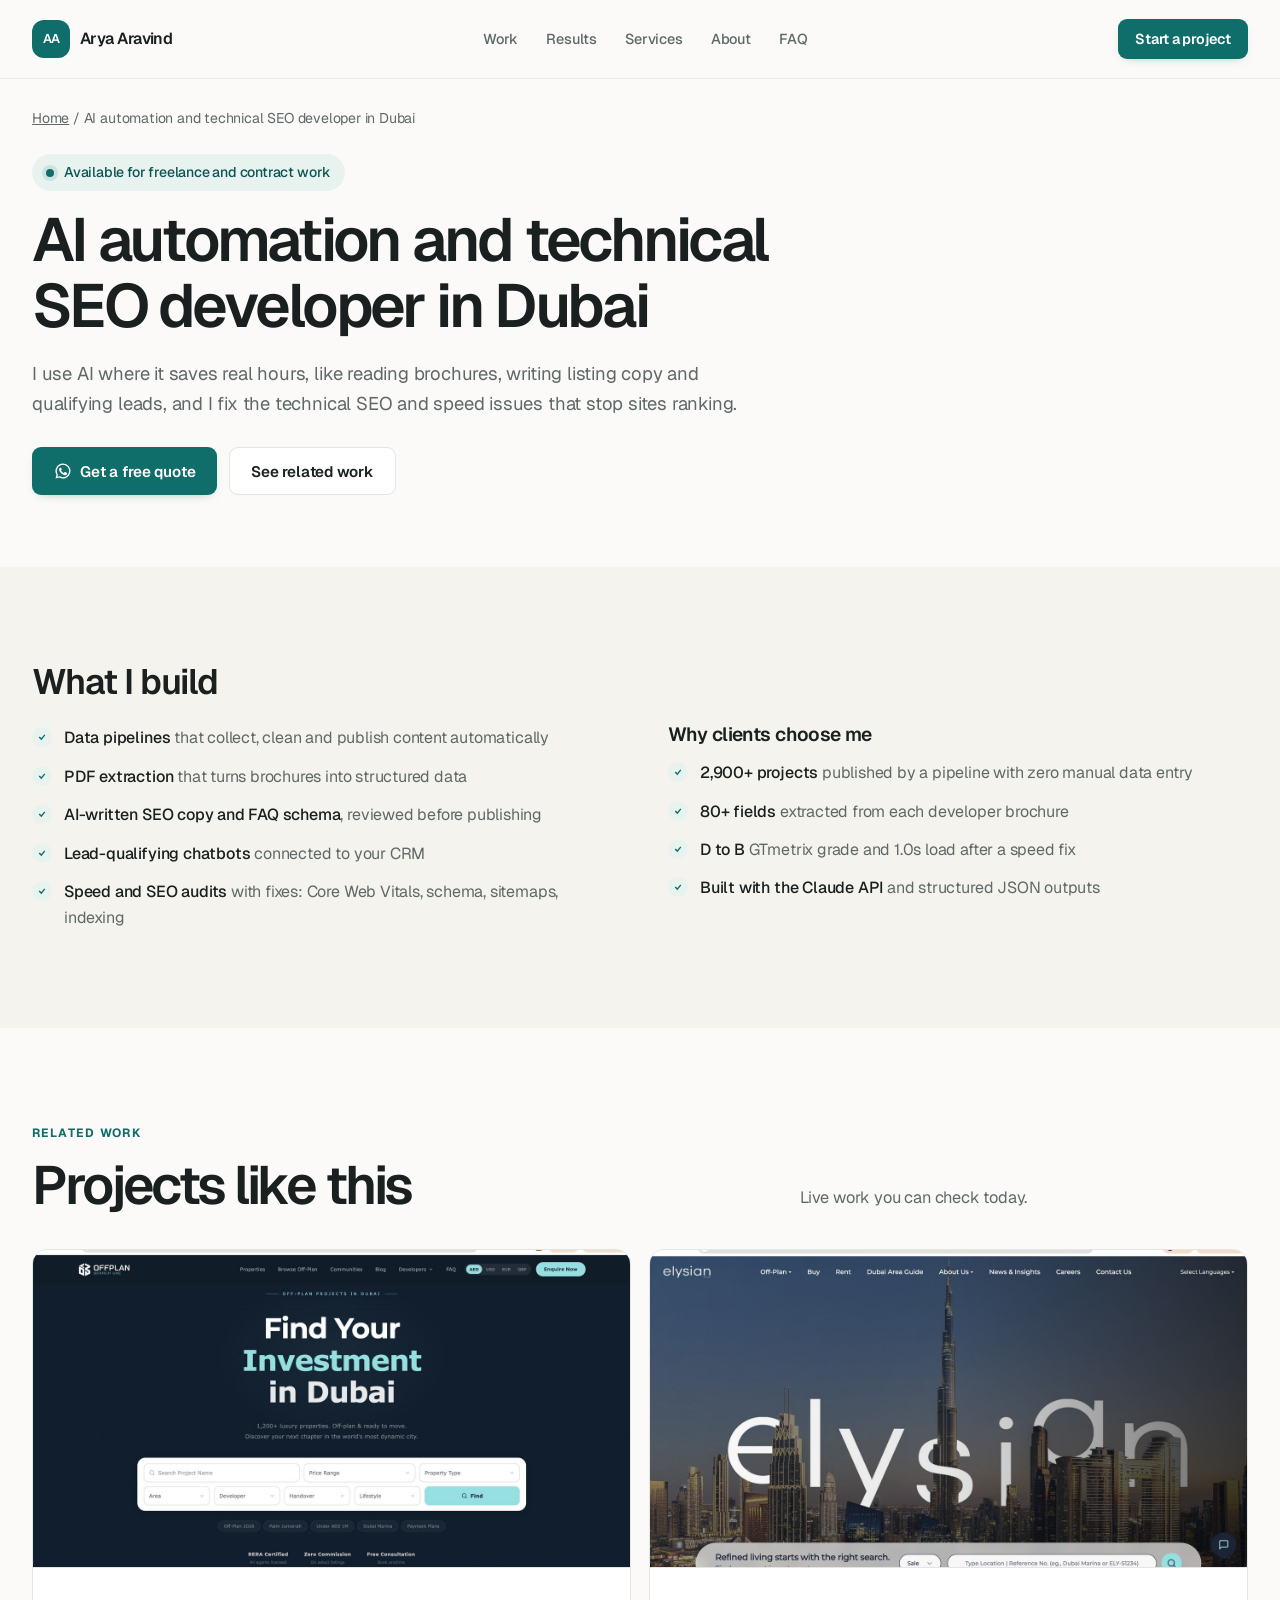
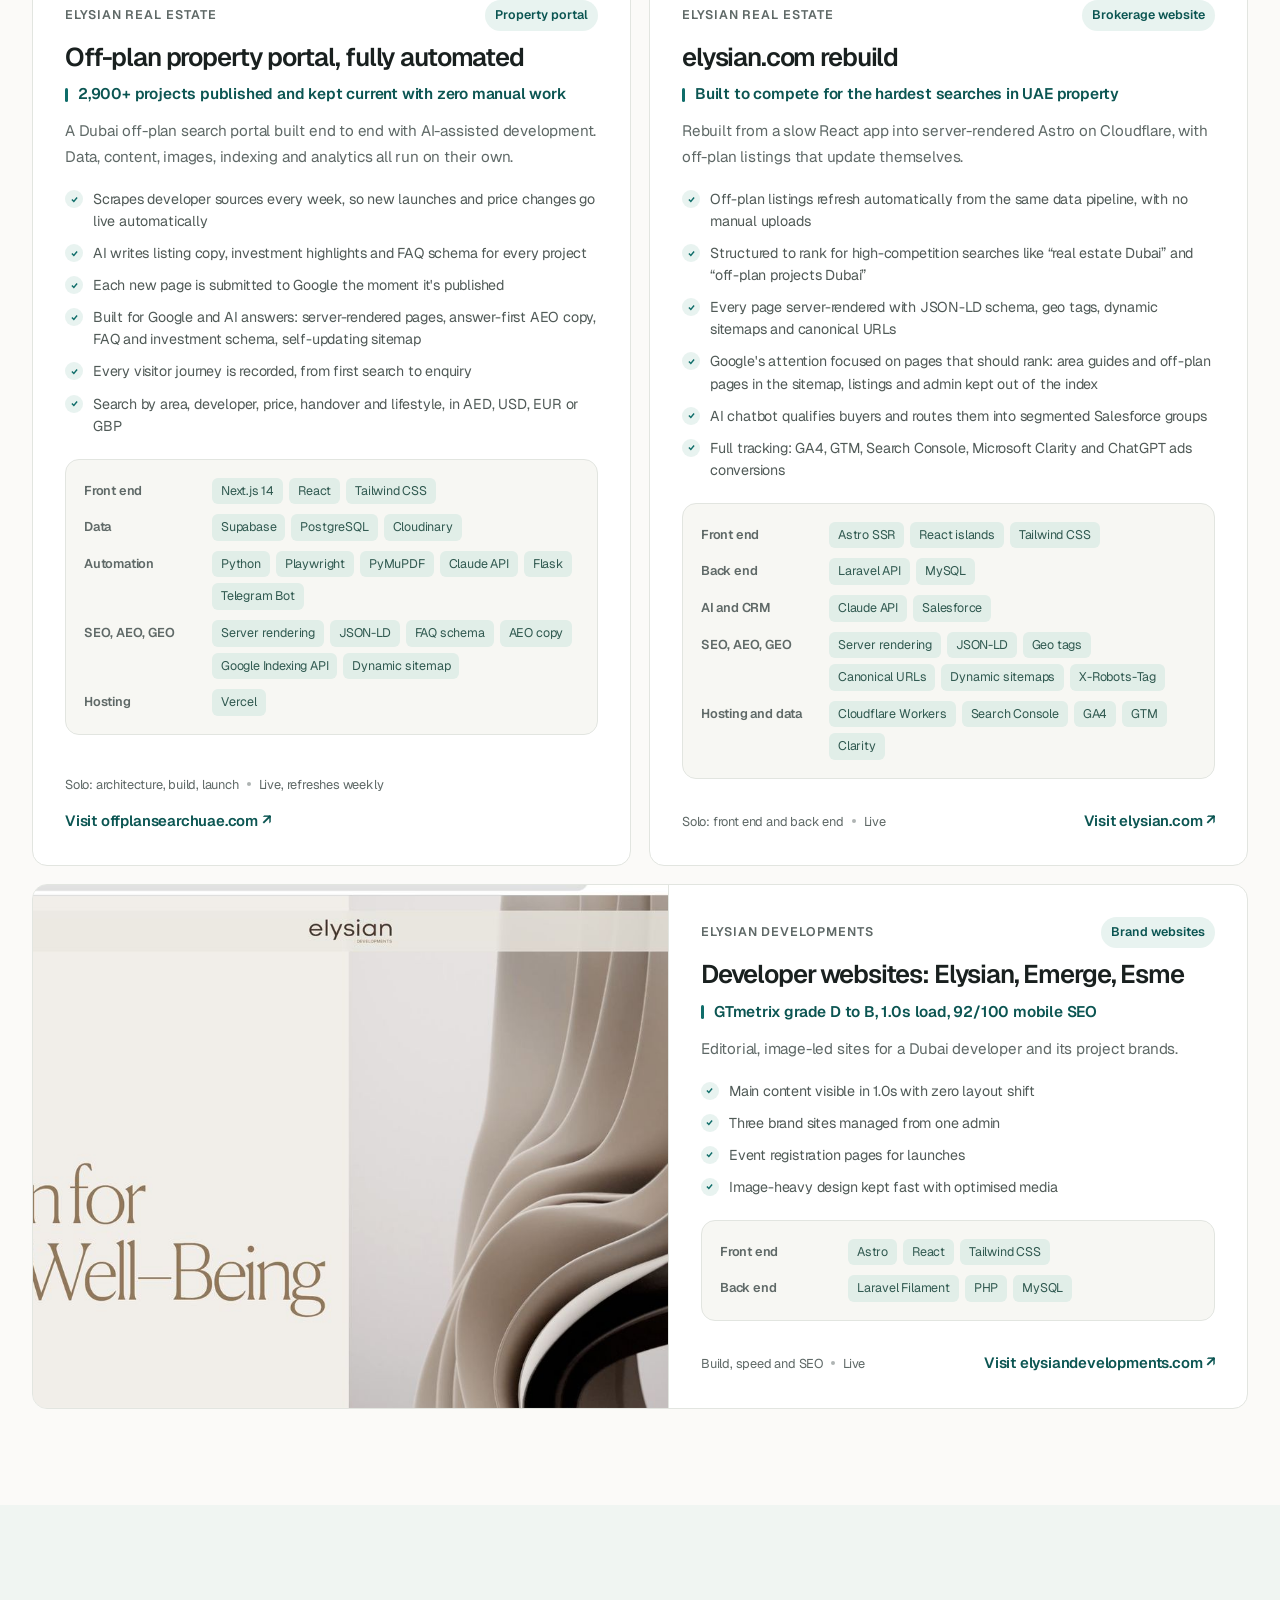
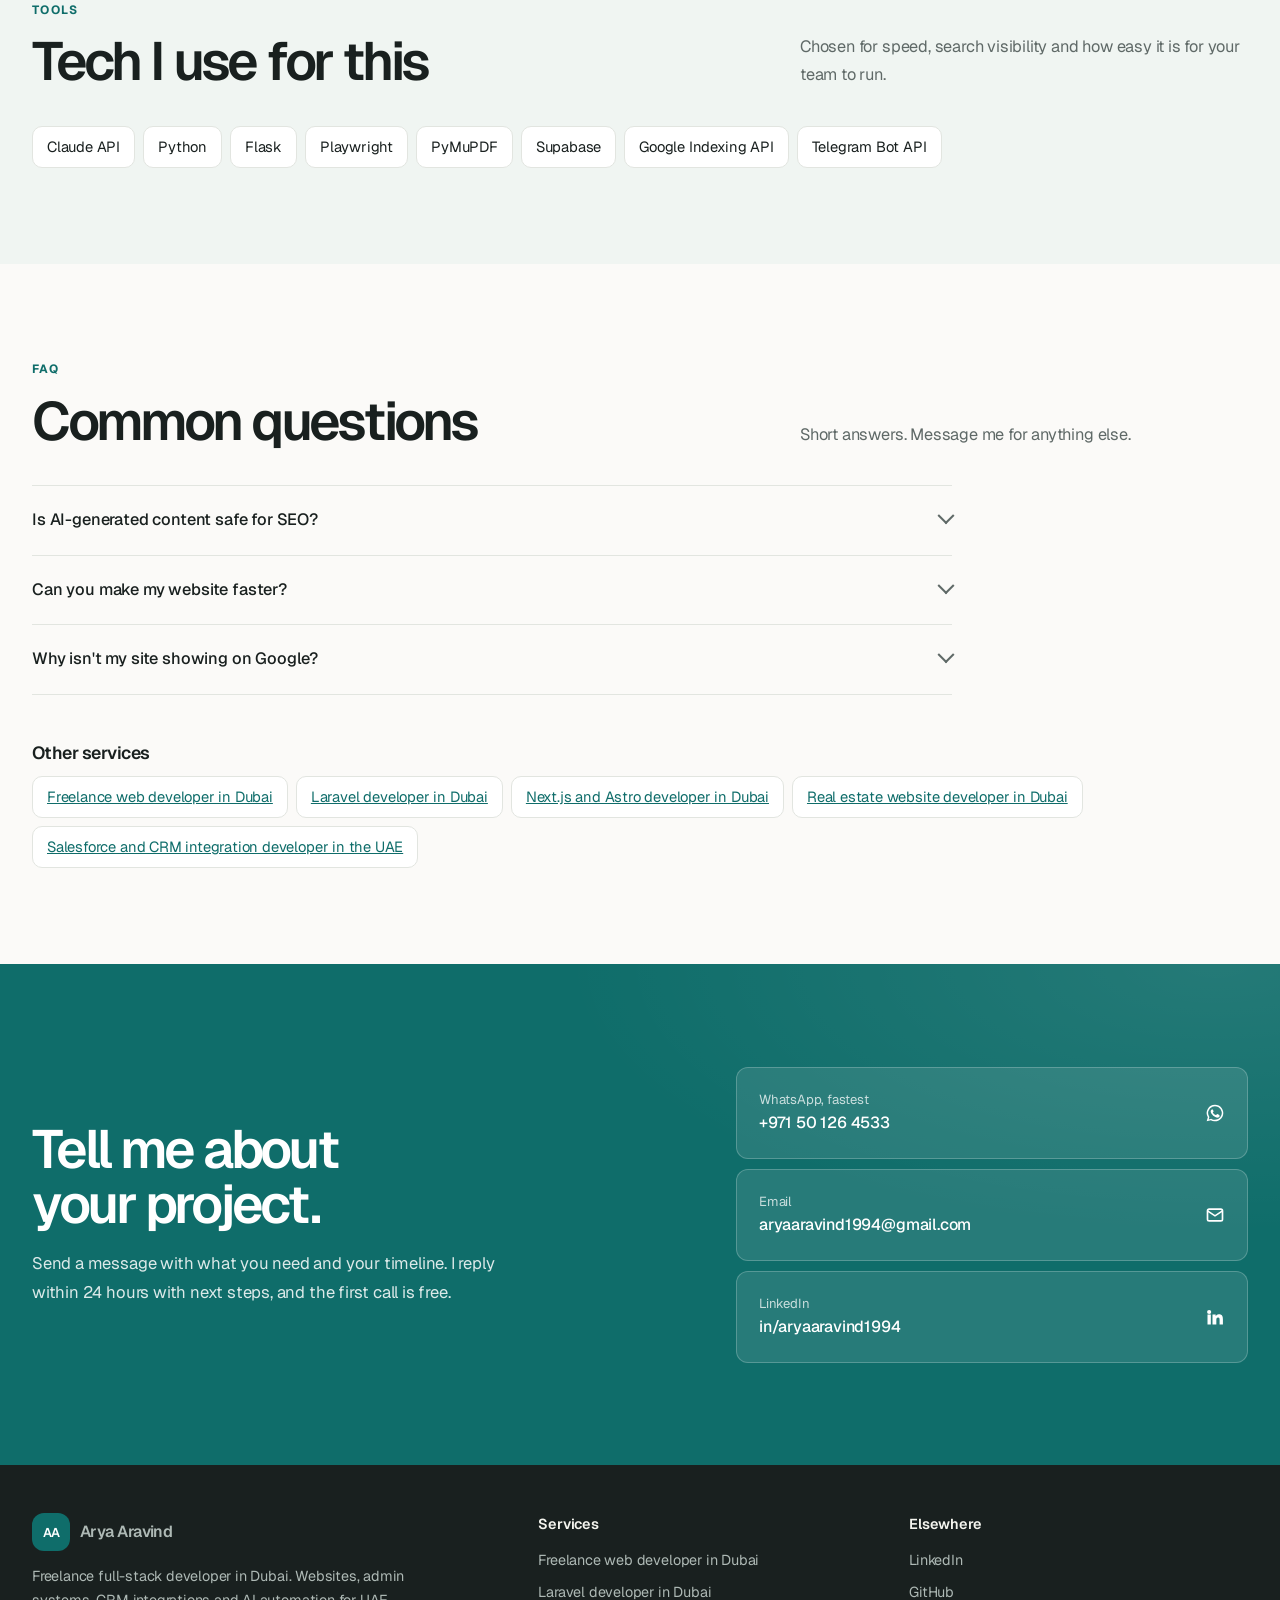
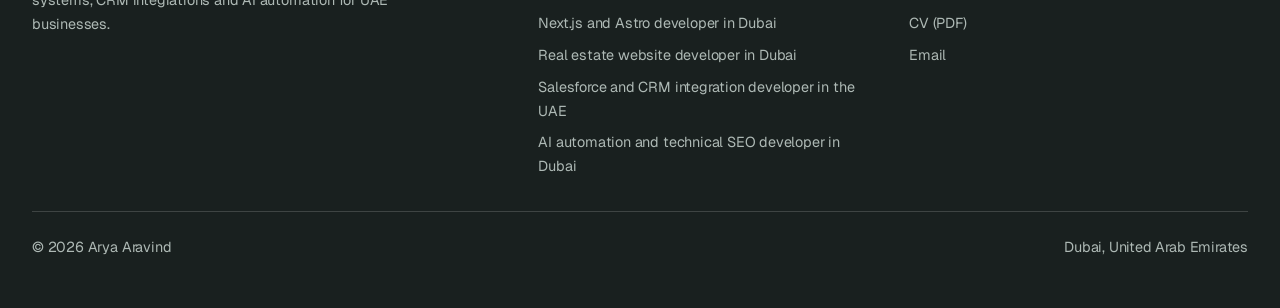
<file: ai-automation-developer-dubai/index.html>
<!DOCTYPE html>
<html lang="en">
<head>
<meta charset="UTF-8">
<meta name="viewport" content="width=device-width, initial-scale=1, viewport-fit=cover">
<title>AI Automation &amp; Technical SEO Developer in Dubai | Arya Aravind</title>
<meta name="claude:viewport-fit-sides" content="cover">
<meta name="description" content="AI automation and technical SEO in Dubai: Claude API pipelines, PDF data extraction, auto-generated SEO content, Core Web Vitals and schema.">
<link rel="canonical" href="https://aryaaravind.com/ai-automation-developer-dubai/">
<meta name="robots" content="index, follow, max-image-preview:large, max-snippet:-1">
<meta name="author" content="Arya Aravind">
<meta name="geo.region" content="AE-DU">
<meta name="geo.placename" content="Dubai">
<meta property="og:type" content="website">
<meta property="og:site_name" content="Arya Aravind">
<meta property="og:title" content="AI Automation &amp; Technical SEO Developer in Dubai | Arya Aravind">
<meta property="og:description" content="AI automation and technical SEO in Dubai: Claude API pipelines, PDF data extraction, auto-generated SEO content, Core Web Vitals and schema.">
<meta property="og:url" content="https://aryaaravind.com/ai-automation-developer-dubai/">
<meta property="og:image" content="https://aryaaravind.com/images/og.png">
<meta property="og:image:width" content="1200">
<meta property="og:image:height" content="630">
<meta property="og:locale" content="en_AE">
<meta name="twitter:card" content="summary_large_image">
<meta name="twitter:title" content="AI Automation &amp; Technical SEO Developer in Dubai | Arya Aravind">
<meta name="twitter:description" content="AI automation and technical SEO in Dubai: Claude API pipelines, PDF data extraction, auto-generated SEO content, Core Web Vitals and schema.">
<meta name="twitter:image" content="https://aryaaravind.com/images/og.png">
<meta name="theme-color" content="#0F6D6A">
<link rel="icon" href="../favicon.svg" type="image/svg+xml">
<link rel="apple-touch-icon" href="../images/apple-touch-icon.png">
<link rel="preconnect" href="https://fonts.googleapis.com">
<link rel="preconnect" href="https://fonts.gstatic.com" crossorigin>
<link rel="stylesheet" href="https://fonts.googleapis.com/css2?family=Geist:wght@400;500;600&display=swap">
<link rel="stylesheet" href="../assets/site.css">
<script type="application/ld+json">{"@context": "https://schema.org", "@graph": [{"@type": "Person", "@id": "https://aryaaravind.com/#arya", "name": "Arya Aravind", "url": "https://aryaaravind.com/", "image": "https://aryaaravind.com/images/arya.png", "jobTitle": "Full-Stack Web Developer", "description": "Freelance full-stack web developer in Dubai with 8+ years building websites, admin systems and CRM integrations for UAE businesses.", "email": "mailto:aryaaravind1994@gmail.com", "telephone": "+971501264533", "address": {"@type": "PostalAddress", "addressLocality": "Dubai", "addressCountry": "AE"}, "worksFor": {"@type": "Organization", "name": "Elysian Real Estate", "url": "https://elysian.com"}, "alumniOf": {"@type": "CollegeOrUniversity", "name": "Amal Jyothi College of Engineering"}, "knowsLanguage": ["English", "Hindi", "Malayalam"], "knowsAbout": ["Laravel", "PHP", "Filament", "Next.js", "Astro", "React", "Python", "MySQL", "PostgreSQL", "Supabase", "Salesforce integration", "Technical SEO", "Core Web Vitals", "Claude API", "AI automation", "Real estate websites"], "sameAs": ["https://www.linkedin.com/in/aryaaravind1994", "https://github.com/arya-git-25"]}, {"@type": "Service", "name": "AI automation and technical SEO developer in Dubai", "url": "https://aryaaravind.com/ai-automation-developer-dubai/", "description": "AI automation and technical SEO in Dubai: Claude API pipelines, PDF data extraction, auto-generated SEO content, Core Web Vitals and schema.", "provider": {"@id": "https://aryaaravind.com/#arya"}, "areaServed": [{"@type": "City", "name": "Dubai"}, {"@type": "Country", "name": "United Arab Emirates"}], "serviceType": "AI automation"}, {"@type": "BreadcrumbList", "itemListElement": [{"@type": "ListItem", "position": 1, "name": "Home", "item": "https://aryaaravind.com/"}, {"@type": "ListItem", "position": 2, "name": "AI automation and technical SEO developer in Dubai", "item": "https://aryaaravind.com/ai-automation-developer-dubai/"}]}, {"@type": "FAQPage", "mainEntity": [{"@type": "Question", "name": "Is AI-generated content safe for SEO?", "acceptedAnswer": {"@type": "Answer", "text": "Yes when it's accurate, useful and reviewed. My pipelines send content to a review dashboard before anything is published."}}, {"@type": "Question", "name": "Can you make my website faster?", "acceptedAnswer": {"@type": "Answer", "text": "Usually yes. I measure Core Web Vitals, fix images, scripts and layout shift, and re-test. Elysian Developments went from GTmetrix D to B."}}, {"@type": "Question", "name": "Why isn't my site showing on Google?", "acceptedAnswer": {"@type": "Answer", "text": "Common causes are pages Google can't render, missing sitemaps, duplicate URLs and slow loading. I audit these first and fix them in order of impact."}}]}]}</script>
</head>
<body>
<a class="skip" href="#main">Skip to content</a>
<header class="site-head">
  <div class="wrap">
    <a class="logo" href="../"><span>AA</span>Arya Aravind</a>
    <ul class="menu">
      <li><a href="../#work">Work</a></li>
      <li><a href="../#results">Results</a></li>
      <li><a href="../#services">Services</a></li>
      <li><a href="../#about">About</a></li>
      <li><a href="../#faq">FAQ</a></li>
    </ul>
    <a class="btn btn-primary" href="https://wa.me/971501264533?text=Hi%20Arya%2C%20I%20have%20a%20project%20I%27d%20like%20to%20discuss." target="_blank" rel="noopener">Start a project</a>
  </div>
</header>
<main id="main">
<div class="wrap"><nav class="crumbs" aria-label="Breadcrumb"><a href="../">Home</a> / AI automation and technical SEO developer in Dubai</nav></div>
<section class="page-hero">
  <div class="wrap">
    <span class="status"><i></i>Available for freelance and contract work</span>
    <h1>AI automation and technical SEO developer in Dubai</h1>
    <p class="lead">I use AI where it saves real hours, like reading brochures, writing listing copy and qualifying leads, and I fix the technical SEO and speed issues that stop sites ranking.</p>
    <div class="cta">
      <a class="btn btn-primary" href="https://wa.me/971501264533?text=Hi%20Arya%2C%20I%20have%20a%20project%20I%27d%20like%20to%20discuss." target="_blank" rel="noopener"><svg viewBox="0 0 24 24" fill="currentColor"><path d="M12 2a10 10 0 0 0-8.6 15.1L2 22l5-1.3A10 10 0 1 0 12 2Zm0 18.2a8.2 8.2 0 0 1-4.2-1.1l-.3-.2-3 .8.8-2.9-.2-.3A8.2 8.2 0 1 1 12 20.2Zm4.5-6.1c-.2-.1-1.5-.7-1.7-.8s-.4-.1-.6.1-.7.8-.8 1-.3.2-.5.1a6.7 6.7 0 0 1-3.4-2.9c-.3-.4.3-.4.8-1.3.1-.2 0-.3 0-.4l-.8-1.8c-.2-.5-.4-.4-.6-.4h-.5a1 1 0 0 0-.7.3 3 3 0 0 0-.9 2.2 5.2 5.2 0 0 0 1.1 2.7 11.8 11.8 0 0 0 4.5 4c1.7.7 2.3.8 3.2.6a2.7 2.7 0 0 0 1.8-1.2 2.2 2.2 0 0 0 .1-1.3c0-.1-.2-.2-.5-.3Z"/></svg>Get a free quote</a>
      <a class="btn btn-ghost" href="#projects">See related work</a>
    </div>
  </div>
</section>
<section class="section tint">
  <div class="wrap prose">
    <h2>What I build</h2>
    <ul><li><span><b>Data pipelines</b> that collect, clean and publish content automatically</span></li><li><span><b>PDF extraction</b> that turns brochures into structured data</span></li><li><span><b>AI-written SEO copy and FAQ schema</b>, reviewed before publishing</span></li><li><span><b>Lead-qualifying chatbots</b> connected to your CRM</span></li><li><span><b>Speed and SEO audits</b> with fixes: Core Web Vitals, schema, sitemaps, indexing</span></li></ul>
    <div><h3 style="font-size:1.2rem;margin-bottom:14px">Why clients choose me</h3><ul><li><span><b>2,900+ projects</b> published by a pipeline with zero manual data entry</span></li><li><span><b>80+ fields</b> extracted from each developer brochure</span></li><li><span><b>D to B</b> GTmetrix grade and 1.0s load after a speed fix</span></li><li><span><b>Built with the Claude API</b> and structured JSON outputs</span></li></ul></div>
  </div>
</section>
<section class="section" id="projects">
  <div class="wrap">
    <div class="head"><div><span class="kicker">Related work</span><h2>Projects like this</h2></div><p>Live work you can check today.</p></div>
    <div class="work"><article class="card">
  <div class="shot"><img src="../images/offplan-portal.jpg" alt="Offplan Search UAE property search homepage" width="1400" height="746" loading="lazy" decoding="async"></div>
  <div class="body">
    <div class="meta"><span>Elysian Real Estate</span><span class="pill">Property portal</span></div>
    <h3>Off-plan property portal, fully automated</h3>
    <p class="win">2,900+ projects published and kept current with zero manual work</p>
    <p class="desc">A Dubai off-plan search portal built end to end with AI-assisted development. Data, content, images, indexing and analytics all run on their own.</p>
    <ul class="points"><li>Scrapes developer sources every week, so new launches and price changes go live automatically</li><li>AI writes listing copy, investment highlights and FAQ schema for every project</li><li>Each new page is submitted to Google the moment it&#x27;s published</li><li>Built for Google and AI answers: server-rendered pages, answer-first AEO copy, FAQ and investment schema, self-updating sitemap</li><li>Every visitor journey is recorded, from first search to enquiry</li><li>Search by area, developer, price, handover and lifestyle, in AED, USD, EUR or GBP</li></ul>
    <dl class="tech"><div><dt>Front end</dt><dd><span>Next.js 14</span><span>React</span><span>Tailwind CSS</span></dd></div><div><dt>Data</dt><dd><span>Supabase</span><span>PostgreSQL</span><span>Cloudinary</span></dd></div><div><dt>Automation</dt><dd><span>Python</span><span>Playwright</span><span>PyMuPDF</span><span>Claude API</span><span>Flask</span><span>Telegram Bot</span></dd></div><div><dt>SEO, AEO, GEO</dt><dd><span>Server rendering</span><span>JSON-LD</span><span>FAQ schema</span><span>AEO copy</span><span>Google Indexing API</span><span>Dynamic sitemap</span></dd></div><div><dt>Hosting</dt><dd><span>Vercel</span></dd></div></dl>
    <div class="foot"><span class="role">Solo: architecture, build, launch<i></i>Live, refreshes weekly</span><span class="link"><a href="https://offplansearchuae.com" target="_blank" rel="noopener">Visit offplansearchuae.com ↗</a></span></div>
  </div>
</article><article class="card">
  <div class="shot"><img src="../images/elysian-com.jpg" alt="elysian.com homepage with Dubai skyline and property search" width="1400" height="746" loading="lazy" decoding="async"></div>
  <div class="body">
    <div class="meta"><span>Elysian Real Estate</span><span class="pill">Brokerage website</span></div>
    <h3>elysian.com rebuild</h3>
    <p class="win">Built to compete for the hardest searches in UAE property</p>
    <p class="desc">Rebuilt from a slow React app into server-rendered Astro on Cloudflare, with off-plan listings that update themselves.</p>
    <ul class="points"><li>Off-plan listings refresh automatically from the same data pipeline, with no manual uploads</li><li>Structured to rank for high-competition searches like “real estate Dubai” and “off-plan projects Dubai”</li><li>Every page server-rendered with JSON-LD schema, geo tags, dynamic sitemaps and canonical URLs</li><li>Google&#x27;s attention focused on pages that should rank: area guides and off-plan pages in the sitemap, listings and admin kept out of the index</li><li>AI chatbot qualifies buyers and routes them into segmented Salesforce groups</li><li>Full tracking: GA4, GTM, Search Console, Microsoft Clarity and ChatGPT ads conversions</li></ul>
    <dl class="tech"><div><dt>Front end</dt><dd><span>Astro SSR</span><span>React islands</span><span>Tailwind CSS</span></dd></div><div><dt>Back end</dt><dd><span>Laravel API</span><span>MySQL</span></dd></div><div><dt>AI and CRM</dt><dd><span>Claude API</span><span>Salesforce</span></dd></div><div><dt>SEO, AEO, GEO</dt><dd><span>Server rendering</span><span>JSON-LD</span><span>Geo tags</span><span>Canonical URLs</span><span>Dynamic sitemaps</span><span>X-Robots-Tag</span></dd></div><div><dt>Hosting and data</dt><dd><span>Cloudflare Workers</span><span>Search Console</span><span>GA4</span><span>GTM</span><span>Clarity</span></dd></div></dl>
    <div class="foot"><span class="role">Solo: front end and back end<i></i>Live</span><span class="link"><a href="https://elysian.com" target="_blank" rel="noopener">Visit elysian.com ↗</a></span></div>
  </div>
</article><article class="card">
  <div class="shot"><img src="../images/elysian-developments.jpg" alt="Elysian Developments homepage, Design for Well-Being" width="1400" height="746" loading="lazy" decoding="async"></div>
  <div class="body">
    <div class="meta"><span>Elysian Developments</span><span class="pill">Brand websites</span></div>
    <h3>Developer websites: Elysian, Emerge, Esme</h3>
    <p class="win">GTmetrix grade D to B, 1.0s load, 92/100 mobile SEO</p>
    <p class="desc">Editorial, image-led sites for a Dubai developer and its project brands.</p>
    <ul class="points"><li>Main content visible in 1.0s with zero layout shift</li><li>Three brand sites managed from one admin</li><li>Event registration pages for launches</li><li>Image-heavy design kept fast with optimised media</li></ul>
    <dl class="tech"><div><dt>Front end</dt><dd><span>Astro</span><span>React</span><span>Tailwind CSS</span></dd></div><div><dt>Back end</dt><dd><span>Laravel Filament</span><span>PHP</span><span>MySQL</span></dd></div></dl>
    <div class="foot"><span class="role">Build, speed and SEO<i></i>Live</span><span class="link"><a href="https://elysiandevelopments.com" target="_blank" rel="noopener">Visit elysiandevelopments.com ↗</a></span></div>
  </div>
</article></div>
  </div>
</section>
<section class="section teal">
  <div class="wrap">
    <div class="head"><div><span class="kicker">Tools</span><h2>Tech I use for this</h2></div><p>Chosen for speed, search visibility and how easy it is for your team to run.</p></div>
    <ul class="stack"><li>Claude API</li><li>Python</li><li>Flask</li><li>Playwright</li><li>PyMuPDF</li><li>Supabase</li><li>Google Indexing API</li><li>Telegram Bot API</li></ul>
  </div>
</section>
<section class="section">
  <div class="wrap">
    <div class="head"><div><span class="kicker">FAQ</span><h2>Common questions</h2></div><p>Short answers. Message me for anything else.</p></div>
    <div class="faq"><details><summary>Is AI-generated content safe for SEO?</summary><p class="a">Yes when it&#x27;s accurate, useful and reviewed. My pipelines send content to a review dashboard before anything is published.</p></details><details><summary>Can you make my website faster?</summary><p class="a">Usually yes. I measure Core Web Vitals, fix images, scripts and layout shift, and re-test. Elysian Developments went from GTmetrix D to B.</p></details><details><summary>Why isn&#x27;t my site showing on Google?</summary><p class="a">Common causes are pages Google can&#x27;t render, missing sitemaps, duplicate URLs and slow loading. I audit these first and fix them in order of impact.</p></details></div>
    <h3 style="font-size:1.1rem;margin:48px 0 14px">Other services</h3><ul class="stack"><li><a href="../freelance-web-developer-dubai/">Freelance web developer in Dubai</a></li><li><a href="../laravel-developer-dubai/">Laravel developer in Dubai</a></li><li><a href="../nextjs-developer-dubai/">Next.js and Astro developer in Dubai</a></li><li><a href="../real-estate-website-developer-dubai/">Real estate website developer in Dubai</a></li><li><a href="../salesforce-integration-developer-uae/">Salesforce and CRM integration developer in the UAE</a></li></ul>
  </div>
</section>
</main>
<section class="contact" id="contact">
  <div class="wrap">
    <div>
      <h2>Tell me about your project.</h2>
      <p>Send a message with what you need and your timeline. I reply within 24 hours with next steps, and the first call is free.</p>
    </div>
    <div class="ways">
      <a href="https://wa.me/971501264533?text=Hi%20Arya%2C%20I%20have%20a%20project%20I%27d%20like%20to%20discuss." target="_blank" rel="noopener"><span><small>WhatsApp, fastest</small><b>+971 50 126 4533</b></span><svg viewBox="0 0 24 24" fill="currentColor"><path d="M12 2a10 10 0 0 0-8.6 15.1L2 22l5-1.3A10 10 0 1 0 12 2Zm0 18.2a8.2 8.2 0 0 1-4.2-1.1l-.3-.2-3 .8.8-2.9-.2-.3A8.2 8.2 0 1 1 12 20.2Zm4.5-6.1c-.2-.1-1.5-.7-1.7-.8s-.4-.1-.6.1-.7.8-.8 1-.3.2-.5.1a6.7 6.7 0 0 1-3.4-2.9c-.3-.4.3-.4.8-1.3.1-.2 0-.3 0-.4l-.8-1.8c-.2-.5-.4-.4-.6-.4h-.5a1 1 0 0 0-.7.3 3 3 0 0 0-.9 2.2 5.2 5.2 0 0 0 1.1 2.7 11.8 11.8 0 0 0 4.5 4c1.7.7 2.3.8 3.2.6a2.7 2.7 0 0 0 1.8-1.2 2.2 2.2 0 0 0 .1-1.3c0-.1-.2-.2-.5-.3Z"/></svg></a>
      <a href="mailto:aryaaravind1994@gmail.com?subject=Project%20enquiry"><span><small>Email</small><b>aryaaravind1994@gmail.com</b></span><svg viewBox="0 0 24 24" fill="none" stroke="currentColor" stroke-width="2"><rect x="3" y="5" width="18" height="14" rx="2"/><path d="m3 7 9 6 9-6"/></svg></a>
      <a href="https://www.linkedin.com/in/aryaaravind1994" target="_blank" rel="noopener"><span><small>LinkedIn</small><b>in/aryaaravind1994</b></span><svg viewBox="0 0 24 24" fill="currentColor"><path d="M4.98 3.5a2.5 2.5 0 1 1 0 5 2.5 2.5 0 0 1 0-5ZM3 9h4v12H3zM9 9h3.8v1.7h.1a4.2 4.2 0 0 1 3.8-2c4 0 4.8 2.7 4.8 6.1V21h-4v-5.4c0-1.3 0-3-1.8-3s-2.1 1.4-2.1 2.9V21H9z"/></svg></a>
    </div>
  </div>
</section>
<footer class="site-foot">
  <div class="wrap">
    <div>
      <a class="logo" href="../"><span>AA</span>Arya Aravind</a>
      <p style="margin-top:14px;max-width:40ch">Freelance full-stack developer in Dubai. Websites, admin systems, CRM integrations and AI automation for UAE businesses.</p>
    </div>
    <div><h4>Services</h4><ul><li><a href="../freelance-web-developer-dubai/">Freelance web developer in Dubai</a></li><li><a href="../laravel-developer-dubai/">Laravel developer in Dubai</a></li><li><a href="../nextjs-developer-dubai/">Next.js and Astro developer in Dubai</a></li><li><a href="../real-estate-website-developer-dubai/">Real estate website developer in Dubai</a></li><li><a href="../salesforce-integration-developer-uae/">Salesforce and CRM integration developer in the UAE</a></li><li><a href="../ai-automation-developer-dubai/">AI automation and technical SEO developer in Dubai</a></li></ul></div>
    <div><h4>Elsewhere</h4><ul>
      <li><a href="https://www.linkedin.com/in/aryaaravind1994" target="_blank" rel="noopener">LinkedIn</a></li>
      <li><a href="https://github.com/arya-git-25" target="_blank" rel="noopener">GitHub</a></li>
      <li><a href="../Arya_Aravind_CV.pdf" target="_blank" rel="noopener">CV (PDF)</a></li>
      <li><a href="mailto:aryaaravind1994@gmail.com">Email</a></li>
    </ul></div>
    <div class="base"><span>© <span id="year">2026</span> Arya Aravind</span><span>Dubai, United Arab Emirates</span></div>
  </div>
</footer>
<script src="../assets/site.js" defer></script>
</body>
</html>
</file>
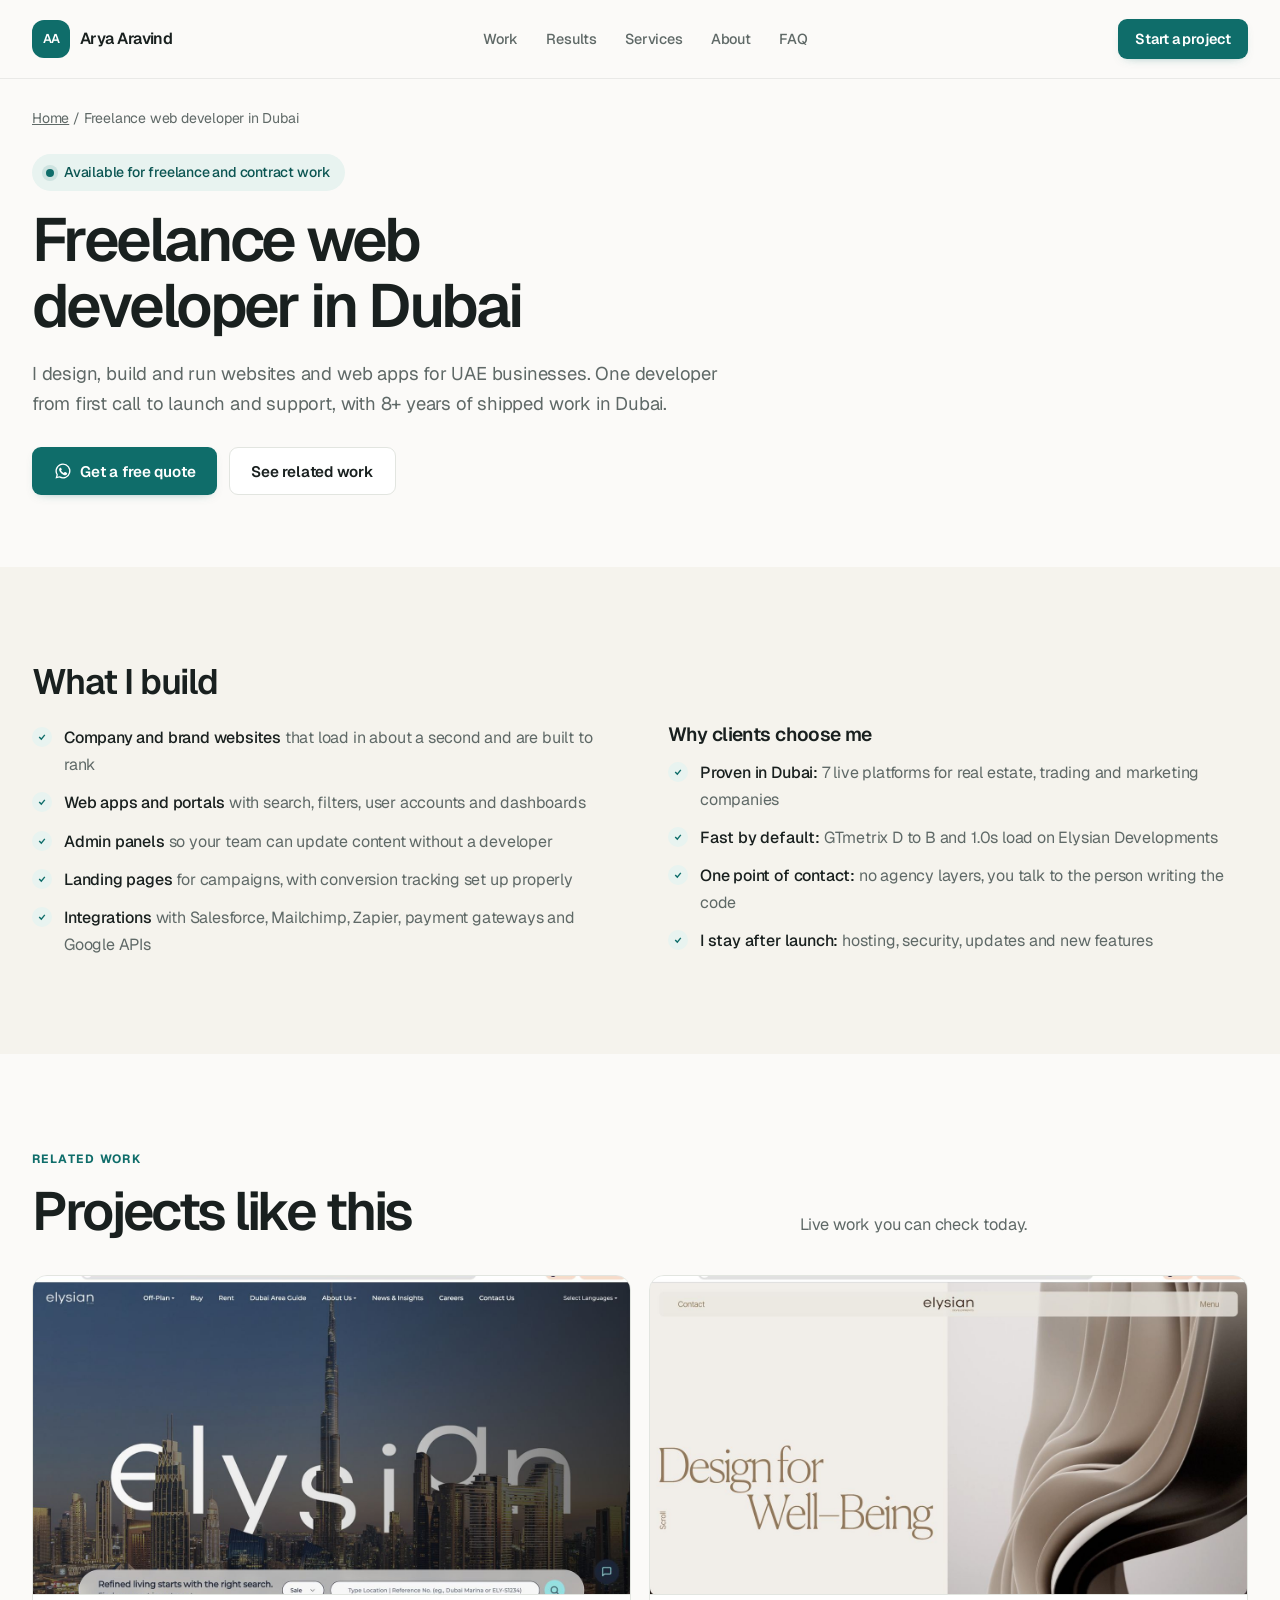
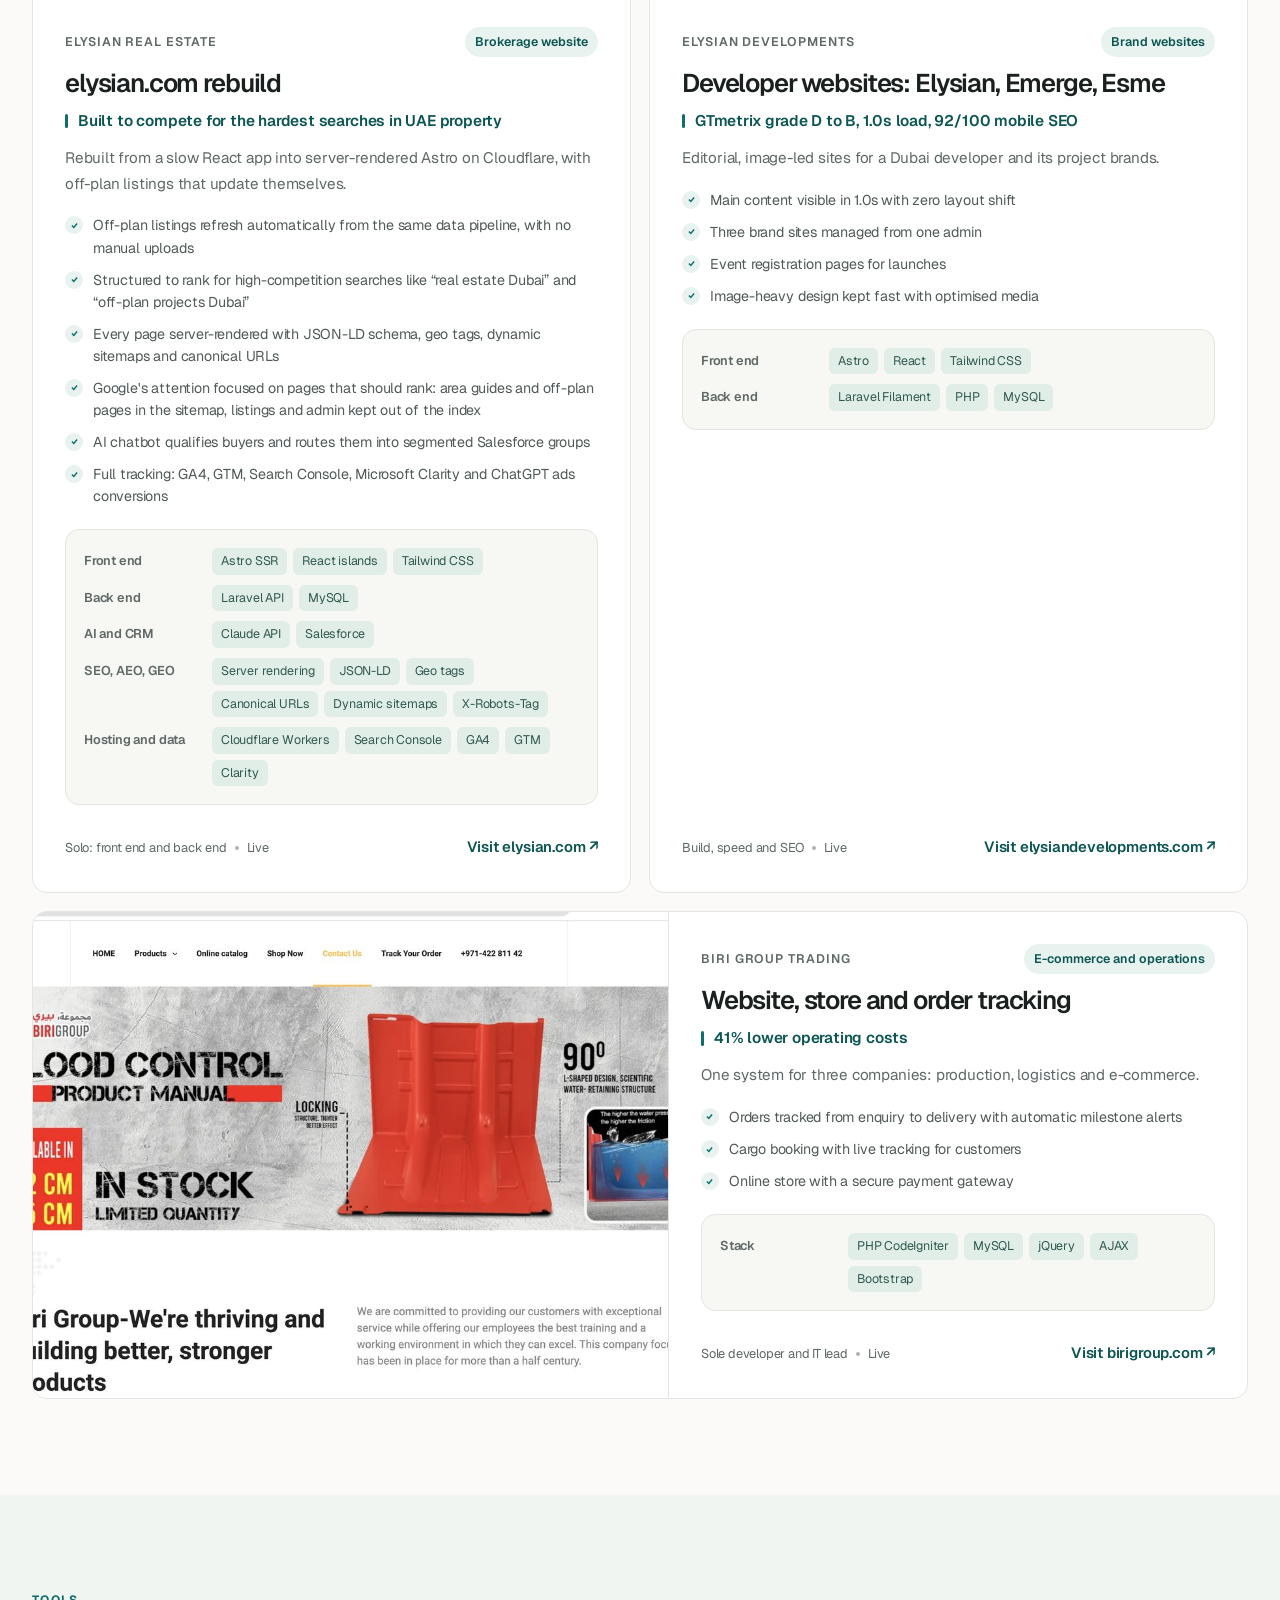
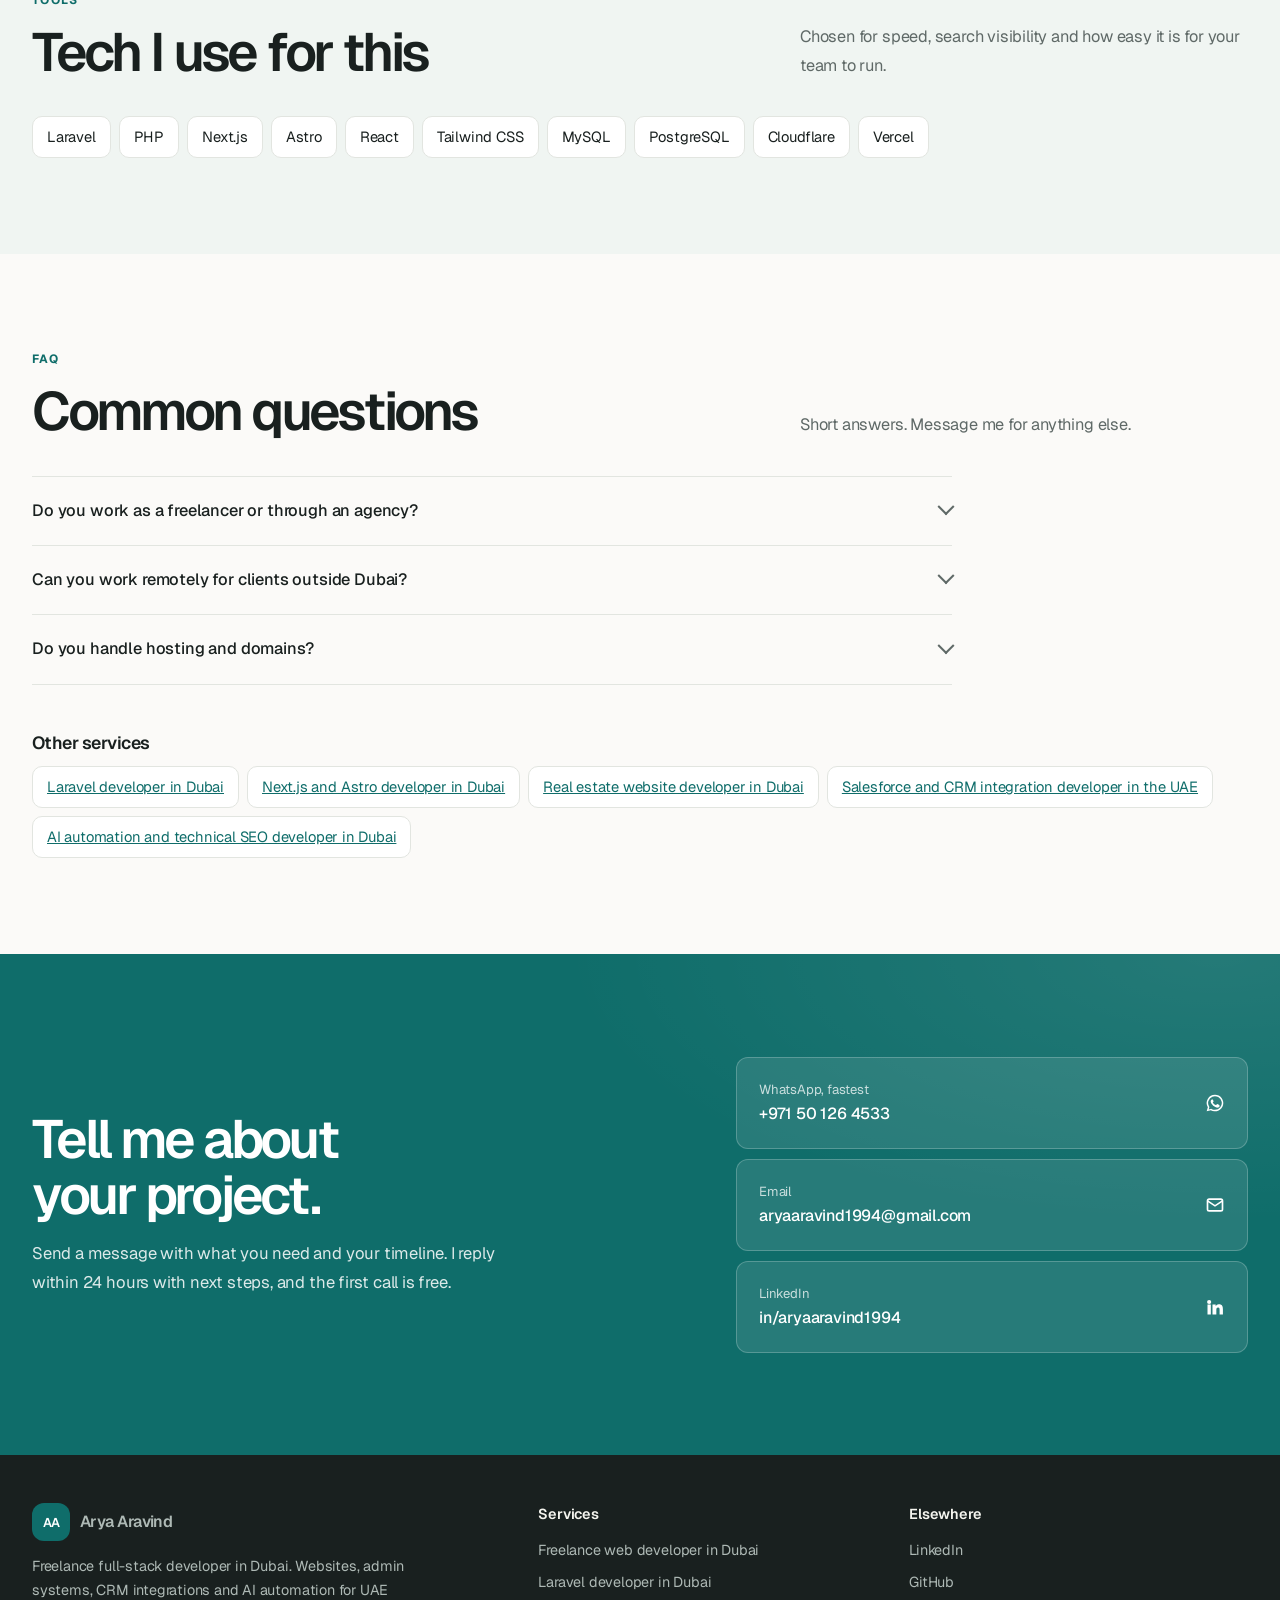
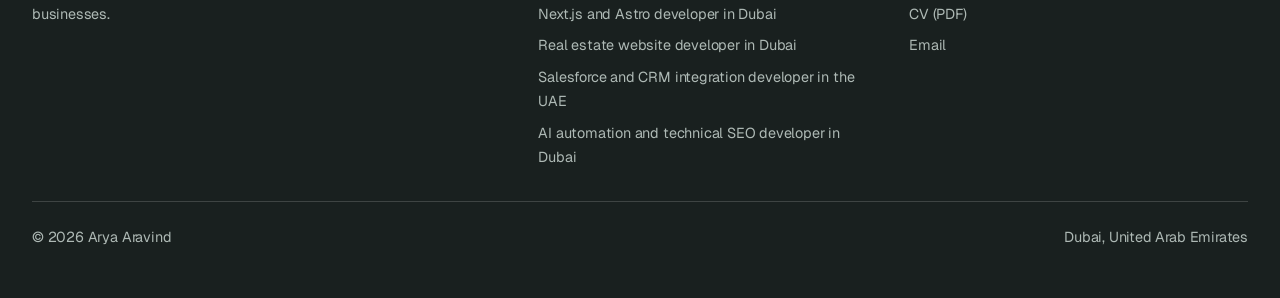
<file: freelance-web-developer-dubai/index.html>
<!DOCTYPE html>
<html lang="en">
<head>
<meta charset="UTF-8">
<meta name="viewport" content="width=device-width, initial-scale=1, viewport-fit=cover">
<title>Freelance Web Developer in Dubai | Arya Aravind</title>
<meta name="claude:viewport-fit-sides" content="cover">
<meta name="description" content="Freelance full-stack web developer in Dubai with 8+ years experience. Fast websites, admin panels and CRM integrations in Laravel, Next.js and Astro. Free first call.">
<link rel="canonical" href="https://aryaaravind.com/freelance-web-developer-dubai/">
<meta name="robots" content="index, follow, max-image-preview:large, max-snippet:-1">
<meta name="author" content="Arya Aravind">
<meta name="geo.region" content="AE-DU">
<meta name="geo.placename" content="Dubai">
<meta property="og:type" content="website">
<meta property="og:site_name" content="Arya Aravind">
<meta property="og:title" content="Freelance Web Developer in Dubai | Arya Aravind">
<meta property="og:description" content="Freelance full-stack web developer in Dubai with 8+ years experience. Fast websites, admin panels and CRM integrations in Laravel, Next.js and Astro. Free first call.">
<meta property="og:url" content="https://aryaaravind.com/freelance-web-developer-dubai/">
<meta property="og:image" content="https://aryaaravind.com/images/og.png">
<meta property="og:image:width" content="1200">
<meta property="og:image:height" content="630">
<meta property="og:locale" content="en_AE">
<meta name="twitter:card" content="summary_large_image">
<meta name="twitter:title" content="Freelance Web Developer in Dubai | Arya Aravind">
<meta name="twitter:description" content="Freelance full-stack web developer in Dubai with 8+ years experience. Fast websites, admin panels and CRM integrations in Laravel, Next.js and Astro. Free first call.">
<meta name="twitter:image" content="https://aryaaravind.com/images/og.png">
<meta name="theme-color" content="#0F6D6A">
<link rel="icon" href="../favicon.svg" type="image/svg+xml">
<link rel="apple-touch-icon" href="../images/apple-touch-icon.png">
<link rel="preconnect" href="https://fonts.googleapis.com">
<link rel="preconnect" href="https://fonts.gstatic.com" crossorigin>
<link rel="stylesheet" href="https://fonts.googleapis.com/css2?family=Geist:wght@400;500;600&display=swap">
<link rel="stylesheet" href="../assets/site.css">
<script type="application/ld+json">{"@context": "https://schema.org", "@graph": [{"@type": "Person", "@id": "https://aryaaravind.com/#arya", "name": "Arya Aravind", "url": "https://aryaaravind.com/", "image": "https://aryaaravind.com/images/arya.png", "jobTitle": "Full-Stack Web Developer", "description": "Freelance full-stack web developer in Dubai with 8+ years building websites, admin systems and CRM integrations for UAE businesses.", "email": "mailto:aryaaravind1994@gmail.com", "telephone": "+971501264533", "address": {"@type": "PostalAddress", "addressLocality": "Dubai", "addressCountry": "AE"}, "worksFor": {"@type": "Organization", "name": "Elysian Real Estate", "url": "https://elysian.com"}, "alumniOf": {"@type": "CollegeOrUniversity", "name": "Amal Jyothi College of Engineering"}, "knowsLanguage": ["English", "Hindi", "Malayalam"], "knowsAbout": ["Laravel", "PHP", "Filament", "Next.js", "Astro", "React", "Python", "MySQL", "PostgreSQL", "Supabase", "Salesforce integration", "Technical SEO", "Core Web Vitals", "Claude API", "AI automation", "Real estate websites"], "sameAs": ["https://www.linkedin.com/in/aryaaravind1994", "https://github.com/arya-git-25"]}, {"@type": "Service", "name": "Freelance web developer in Dubai", "url": "https://aryaaravind.com/freelance-web-developer-dubai/", "description": "Freelance full-stack web developer in Dubai with 8+ years experience. Fast websites, admin panels and CRM integrations in Laravel, Next.js and Astro. Free first call.", "provider": {"@id": "https://aryaaravind.com/#arya"}, "areaServed": [{"@type": "City", "name": "Dubai"}, {"@type": "Country", "name": "United Arab Emirates"}], "serviceType": "Freelance web developer"}, {"@type": "BreadcrumbList", "itemListElement": [{"@type": "ListItem", "position": 1, "name": "Home", "item": "https://aryaaravind.com/"}, {"@type": "ListItem", "position": 2, "name": "Freelance web developer in Dubai", "item": "https://aryaaravind.com/freelance-web-developer-dubai/"}]}, {"@type": "FAQPage", "mainEntity": [{"@type": "Question", "name": "Do you work as a freelancer or through an agency?", "acceptedAnswer": {"@type": "Answer", "text": "Directly, as an independent developer. You work with me from the first call to launch, without account managers in between."}}, {"@type": "Question", "name": "Can you work remotely for clients outside Dubai?", "acceptedAnswer": {"@type": "Answer", "text": "Yes. I work with clients across the UAE, the GCC and abroad, and can meet in person in Dubai."}}, {"@type": "Question", "name": "Do you handle hosting and domains?", "acceptedAnswer": {"@type": "Answer", "text": "Yes. I set up and manage hosting on Cloudflare, Vercel, DigitalOcean or your existing provider, plus DNS, SSL and email."}}]}]}</script>
</head>
<body>
<a class="skip" href="#main">Skip to content</a>
<header class="site-head">
  <div class="wrap">
    <a class="logo" href="../"><span>AA</span>Arya Aravind</a>
    <ul class="menu">
      <li><a href="../#work">Work</a></li>
      <li><a href="../#results">Results</a></li>
      <li><a href="../#services">Services</a></li>
      <li><a href="../#about">About</a></li>
      <li><a href="../#faq">FAQ</a></li>
    </ul>
    <a class="btn btn-primary" href="https://wa.me/971501264533?text=Hi%20Arya%2C%20I%20have%20a%20project%20I%27d%20like%20to%20discuss." target="_blank" rel="noopener">Start a project</a>
  </div>
</header>
<main id="main">
<div class="wrap"><nav class="crumbs" aria-label="Breadcrumb"><a href="../">Home</a> / Freelance web developer in Dubai</nav></div>
<section class="page-hero">
  <div class="wrap">
    <span class="status"><i></i>Available for freelance and contract work</span>
    <h1>Freelance web developer in Dubai</h1>
    <p class="lead">I design, build and run websites and web apps for UAE businesses. One developer from first call to launch and support, with 8+ years of shipped work in Dubai.</p>
    <div class="cta">
      <a class="btn btn-primary" href="https://wa.me/971501264533?text=Hi%20Arya%2C%20I%20have%20a%20project%20I%27d%20like%20to%20discuss." target="_blank" rel="noopener"><svg viewBox="0 0 24 24" fill="currentColor"><path d="M12 2a10 10 0 0 0-8.6 15.1L2 22l5-1.3A10 10 0 1 0 12 2Zm0 18.2a8.2 8.2 0 0 1-4.2-1.1l-.3-.2-3 .8.8-2.9-.2-.3A8.2 8.2 0 1 1 12 20.2Zm4.5-6.1c-.2-.1-1.5-.7-1.7-.8s-.4-.1-.6.1-.7.8-.8 1-.3.2-.5.1a6.7 6.7 0 0 1-3.4-2.9c-.3-.4.3-.4.8-1.3.1-.2 0-.3 0-.4l-.8-1.8c-.2-.5-.4-.4-.6-.4h-.5a1 1 0 0 0-.7.3 3 3 0 0 0-.9 2.2 5.2 5.2 0 0 0 1.1 2.7 11.8 11.8 0 0 0 4.5 4c1.7.7 2.3.8 3.2.6a2.7 2.7 0 0 0 1.8-1.2 2.2 2.2 0 0 0 .1-1.3c0-.1-.2-.2-.5-.3Z"/></svg>Get a free quote</a>
      <a class="btn btn-ghost" href="#projects">See related work</a>
    </div>
  </div>
</section>
<section class="section tint">
  <div class="wrap prose">
    <h2>What I build</h2>
    <ul><li><span><b>Company and brand websites</b> that load in about a second and are built to rank</span></li><li><span><b>Web apps and portals</b> with search, filters, user accounts and dashboards</span></li><li><span><b>Admin panels</b> so your team can update content without a developer</span></li><li><span><b>Landing pages</b> for campaigns, with conversion tracking set up properly</span></li><li><span><b>Integrations</b> with Salesforce, Mailchimp, Zapier, payment gateways and Google APIs</span></li></ul>
    <div><h3 style="font-size:1.2rem;margin-bottom:14px">Why clients choose me</h3><ul><li><span><b>Proven in Dubai:</b> 7 live platforms for real estate, trading and marketing companies</span></li><li><span><b>Fast by default:</b> GTmetrix D to B and 1.0s load on Elysian Developments</span></li><li><span><b>One point of contact:</b> no agency layers, you talk to the person writing the code</span></li><li><span><b>I stay after launch:</b> hosting, security, updates and new features</span></li></ul></div>
  </div>
</section>
<section class="section" id="projects">
  <div class="wrap">
    <div class="head"><div><span class="kicker">Related work</span><h2>Projects like this</h2></div><p>Live work you can check today.</p></div>
    <div class="work"><article class="card">
  <div class="shot"><img src="../images/elysian-com.jpg" alt="elysian.com homepage with Dubai skyline and property search" width="1400" height="746" loading="lazy" decoding="async"></div>
  <div class="body">
    <div class="meta"><span>Elysian Real Estate</span><span class="pill">Brokerage website</span></div>
    <h3>elysian.com rebuild</h3>
    <p class="win">Built to compete for the hardest searches in UAE property</p>
    <p class="desc">Rebuilt from a slow React app into server-rendered Astro on Cloudflare, with off-plan listings that update themselves.</p>
    <ul class="points"><li>Off-plan listings refresh automatically from the same data pipeline, with no manual uploads</li><li>Structured to rank for high-competition searches like “real estate Dubai” and “off-plan projects Dubai”</li><li>Every page server-rendered with JSON-LD schema, geo tags, dynamic sitemaps and canonical URLs</li><li>Google&#x27;s attention focused on pages that should rank: area guides and off-plan pages in the sitemap, listings and admin kept out of the index</li><li>AI chatbot qualifies buyers and routes them into segmented Salesforce groups</li><li>Full tracking: GA4, GTM, Search Console, Microsoft Clarity and ChatGPT ads conversions</li></ul>
    <dl class="tech"><div><dt>Front end</dt><dd><span>Astro SSR</span><span>React islands</span><span>Tailwind CSS</span></dd></div><div><dt>Back end</dt><dd><span>Laravel API</span><span>MySQL</span></dd></div><div><dt>AI and CRM</dt><dd><span>Claude API</span><span>Salesforce</span></dd></div><div><dt>SEO, AEO, GEO</dt><dd><span>Server rendering</span><span>JSON-LD</span><span>Geo tags</span><span>Canonical URLs</span><span>Dynamic sitemaps</span><span>X-Robots-Tag</span></dd></div><div><dt>Hosting and data</dt><dd><span>Cloudflare Workers</span><span>Search Console</span><span>GA4</span><span>GTM</span><span>Clarity</span></dd></div></dl>
    <div class="foot"><span class="role">Solo: front end and back end<i></i>Live</span><span class="link"><a href="https://elysian.com" target="_blank" rel="noopener">Visit elysian.com ↗</a></span></div>
  </div>
</article><article class="card">
  <div class="shot"><img src="../images/elysian-developments.jpg" alt="Elysian Developments homepage, Design for Well-Being" width="1400" height="746" loading="lazy" decoding="async"></div>
  <div class="body">
    <div class="meta"><span>Elysian Developments</span><span class="pill">Brand websites</span></div>
    <h3>Developer websites: Elysian, Emerge, Esme</h3>
    <p class="win">GTmetrix grade D to B, 1.0s load, 92/100 mobile SEO</p>
    <p class="desc">Editorial, image-led sites for a Dubai developer and its project brands.</p>
    <ul class="points"><li>Main content visible in 1.0s with zero layout shift</li><li>Three brand sites managed from one admin</li><li>Event registration pages for launches</li><li>Image-heavy design kept fast with optimised media</li></ul>
    <dl class="tech"><div><dt>Front end</dt><dd><span>Astro</span><span>React</span><span>Tailwind CSS</span></dd></div><div><dt>Back end</dt><dd><span>Laravel Filament</span><span>PHP</span><span>MySQL</span></dd></div></dl>
    <div class="foot"><span class="role">Build, speed and SEO<i></i>Live</span><span class="link"><a href="https://elysiandevelopments.com" target="_blank" rel="noopener">Visit elysiandevelopments.com ↗</a></span></div>
  </div>
</article><article class="card">
  <div class="shot"><img src="../images/birigroup.jpg" alt="Biri Group website with product banner" width="1400" height="746" loading="lazy" decoding="async"></div>
  <div class="body">
    <div class="meta"><span>Biri Group Trading</span><span class="pill">E-commerce and operations</span></div>
    <h3>Website, store and order tracking</h3>
    <p class="win">41% lower operating costs</p>
    <p class="desc">One system for three companies: production, logistics and e-commerce.</p>
    <ul class="points"><li>Orders tracked from enquiry to delivery with automatic milestone alerts</li><li>Cargo booking with live tracking for customers</li><li>Online store with a secure payment gateway</li></ul>
    <dl class="tech"><div><dt>Stack</dt><dd><span>PHP CodeIgniter</span><span>MySQL</span><span>jQuery</span><span>AJAX</span><span>Bootstrap</span></dd></div></dl>
    <div class="foot"><span class="role">Sole developer and IT lead<i></i>Live</span><span class="link"><a href="https://www.birigroup.com" target="_blank" rel="noopener">Visit birigroup.com ↗</a></span></div>
  </div>
</article></div>
  </div>
</section>
<section class="section teal">
  <div class="wrap">
    <div class="head"><div><span class="kicker">Tools</span><h2>Tech I use for this</h2></div><p>Chosen for speed, search visibility and how easy it is for your team to run.</p></div>
    <ul class="stack"><li>Laravel</li><li>PHP</li><li>Next.js</li><li>Astro</li><li>React</li><li>Tailwind CSS</li><li>MySQL</li><li>PostgreSQL</li><li>Cloudflare</li><li>Vercel</li></ul>
  </div>
</section>
<section class="section">
  <div class="wrap">
    <div class="head"><div><span class="kicker">FAQ</span><h2>Common questions</h2></div><p>Short answers. Message me for anything else.</p></div>
    <div class="faq"><details><summary>Do you work as a freelancer or through an agency?</summary><p class="a">Directly, as an independent developer. You work with me from the first call to launch, without account managers in between.</p></details><details><summary>Can you work remotely for clients outside Dubai?</summary><p class="a">Yes. I work with clients across the UAE, the GCC and abroad, and can meet in person in Dubai.</p></details><details><summary>Do you handle hosting and domains?</summary><p class="a">Yes. I set up and manage hosting on Cloudflare, Vercel, DigitalOcean or your existing provider, plus DNS, SSL and email.</p></details></div>
    <h3 style="font-size:1.1rem;margin:48px 0 14px">Other services</h3><ul class="stack"><li><a href="../laravel-developer-dubai/">Laravel developer in Dubai</a></li><li><a href="../nextjs-developer-dubai/">Next.js and Astro developer in Dubai</a></li><li><a href="../real-estate-website-developer-dubai/">Real estate website developer in Dubai</a></li><li><a href="../salesforce-integration-developer-uae/">Salesforce and CRM integration developer in the UAE</a></li><li><a href="../ai-automation-developer-dubai/">AI automation and technical SEO developer in Dubai</a></li></ul>
  </div>
</section>
</main>
<section class="contact" id="contact">
  <div class="wrap">
    <div>
      <h2>Tell me about your project.</h2>
      <p>Send a message with what you need and your timeline. I reply within 24 hours with next steps, and the first call is free.</p>
    </div>
    <div class="ways">
      <a href="https://wa.me/971501264533?text=Hi%20Arya%2C%20I%20have%20a%20project%20I%27d%20like%20to%20discuss." target="_blank" rel="noopener"><span><small>WhatsApp, fastest</small><b>+971 50 126 4533</b></span><svg viewBox="0 0 24 24" fill="currentColor"><path d="M12 2a10 10 0 0 0-8.6 15.1L2 22l5-1.3A10 10 0 1 0 12 2Zm0 18.2a8.2 8.2 0 0 1-4.2-1.1l-.3-.2-3 .8.8-2.9-.2-.3A8.2 8.2 0 1 1 12 20.2Zm4.5-6.1c-.2-.1-1.5-.7-1.7-.8s-.4-.1-.6.1-.7.8-.8 1-.3.2-.5.1a6.7 6.7 0 0 1-3.4-2.9c-.3-.4.3-.4.8-1.3.1-.2 0-.3 0-.4l-.8-1.8c-.2-.5-.4-.4-.6-.4h-.5a1 1 0 0 0-.7.3 3 3 0 0 0-.9 2.2 5.2 5.2 0 0 0 1.1 2.7 11.8 11.8 0 0 0 4.5 4c1.7.7 2.3.8 3.2.6a2.7 2.7 0 0 0 1.8-1.2 2.2 2.2 0 0 0 .1-1.3c0-.1-.2-.2-.5-.3Z"/></svg></a>
      <a href="mailto:aryaaravind1994@gmail.com?subject=Project%20enquiry"><span><small>Email</small><b>aryaaravind1994@gmail.com</b></span><svg viewBox="0 0 24 24" fill="none" stroke="currentColor" stroke-width="2"><rect x="3" y="5" width="18" height="14" rx="2"/><path d="m3 7 9 6 9-6"/></svg></a>
      <a href="https://www.linkedin.com/in/aryaaravind1994" target="_blank" rel="noopener"><span><small>LinkedIn</small><b>in/aryaaravind1994</b></span><svg viewBox="0 0 24 24" fill="currentColor"><path d="M4.98 3.5a2.5 2.5 0 1 1 0 5 2.5 2.5 0 0 1 0-5ZM3 9h4v12H3zM9 9h3.8v1.7h.1a4.2 4.2 0 0 1 3.8-2c4 0 4.8 2.7 4.8 6.1V21h-4v-5.4c0-1.3 0-3-1.8-3s-2.1 1.4-2.1 2.9V21H9z"/></svg></a>
    </div>
  </div>
</section>
<footer class="site-foot">
  <div class="wrap">
    <div>
      <a class="logo" href="../"><span>AA</span>Arya Aravind</a>
      <p style="margin-top:14px;max-width:40ch">Freelance full-stack developer in Dubai. Websites, admin systems, CRM integrations and AI automation for UAE businesses.</p>
    </div>
    <div><h4>Services</h4><ul><li><a href="../freelance-web-developer-dubai/">Freelance web developer in Dubai</a></li><li><a href="../laravel-developer-dubai/">Laravel developer in Dubai</a></li><li><a href="../nextjs-developer-dubai/">Next.js and Astro developer in Dubai</a></li><li><a href="../real-estate-website-developer-dubai/">Real estate website developer in Dubai</a></li><li><a href="../salesforce-integration-developer-uae/">Salesforce and CRM integration developer in the UAE</a></li><li><a href="../ai-automation-developer-dubai/">AI automation and technical SEO developer in Dubai</a></li></ul></div>
    <div><h4>Elsewhere</h4><ul>
      <li><a href="https://www.linkedin.com/in/aryaaravind1994" target="_blank" rel="noopener">LinkedIn</a></li>
      <li><a href="https://github.com/arya-git-25" target="_blank" rel="noopener">GitHub</a></li>
      <li><a href="../Arya_Aravind_CV.pdf" target="_blank" rel="noopener">CV (PDF)</a></li>
      <li><a href="mailto:aryaaravind1994@gmail.com">Email</a></li>
    </ul></div>
    <div class="base"><span>© <span id="year">2026</span> Arya Aravind</span><span>Dubai, United Arab Emirates</span></div>
  </div>
</footer>
<script src="../assets/site.js" defer></script>
</body>
</html>
</file>
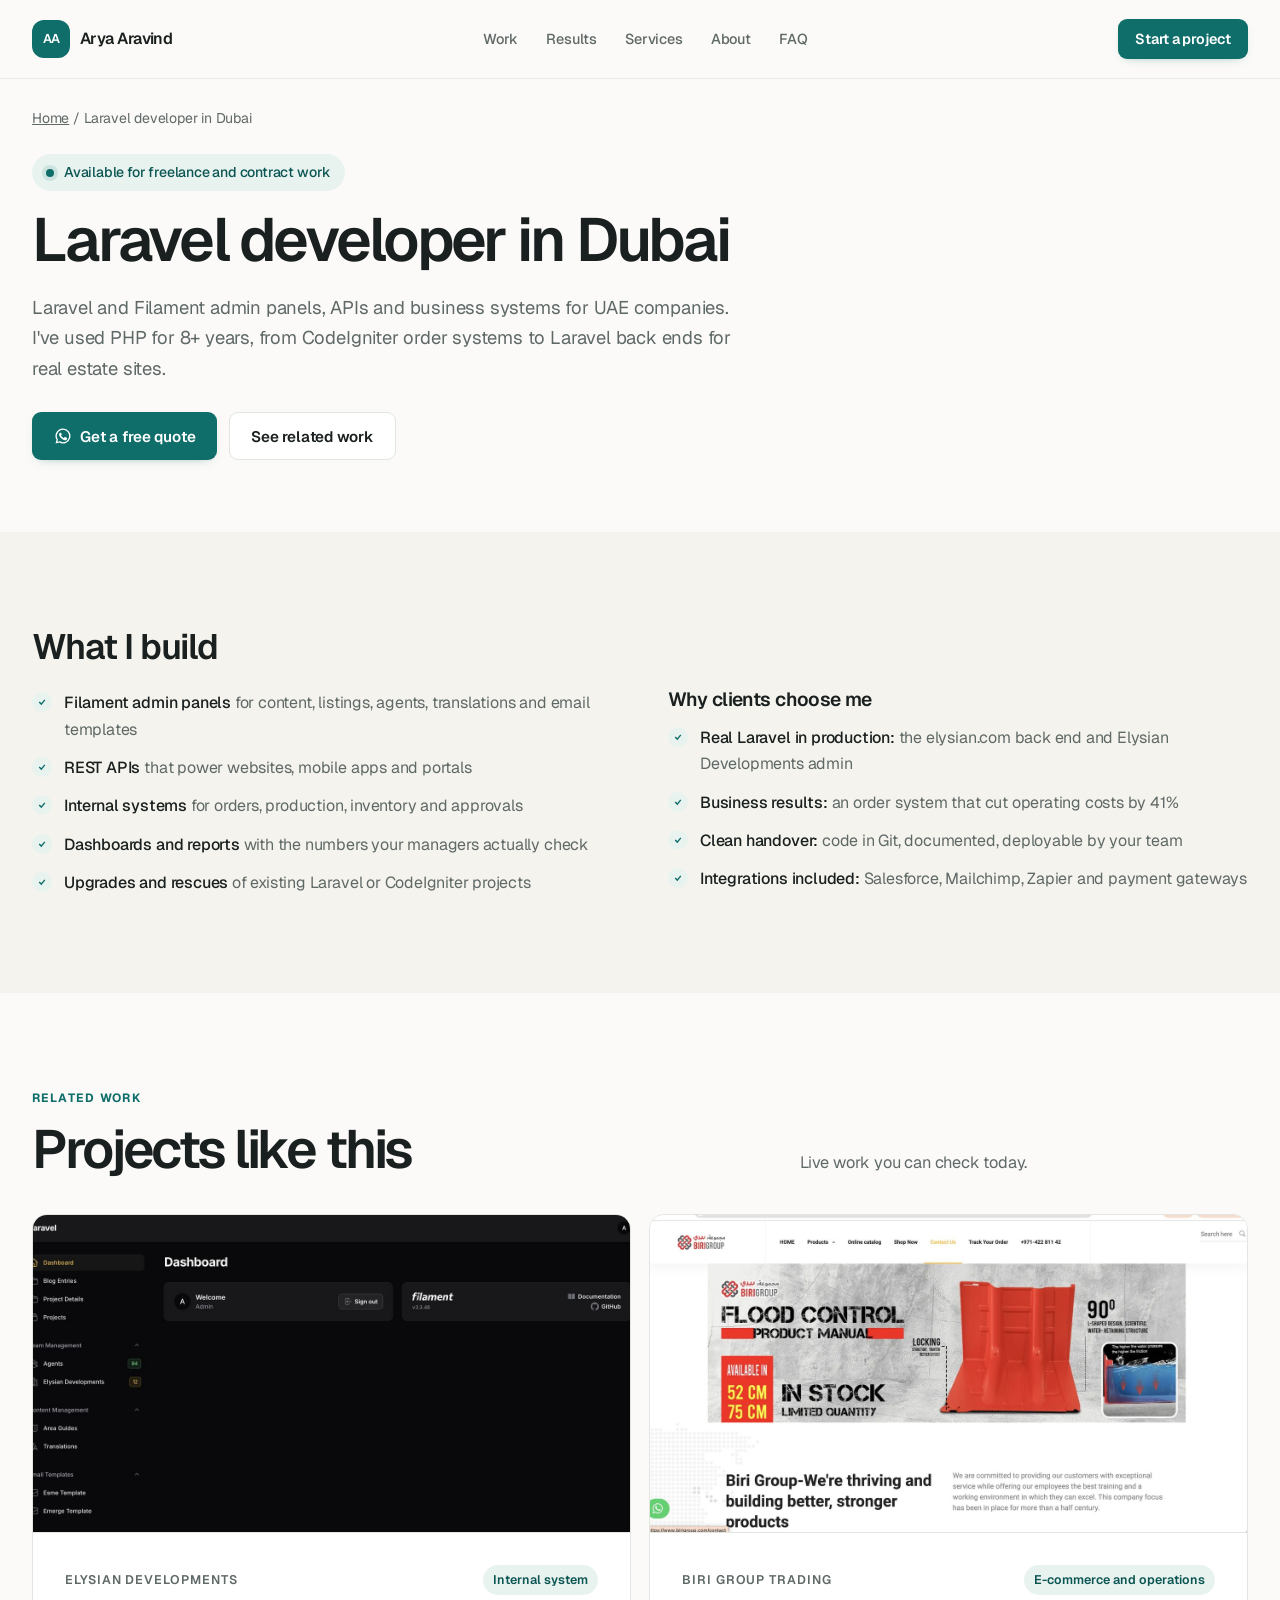
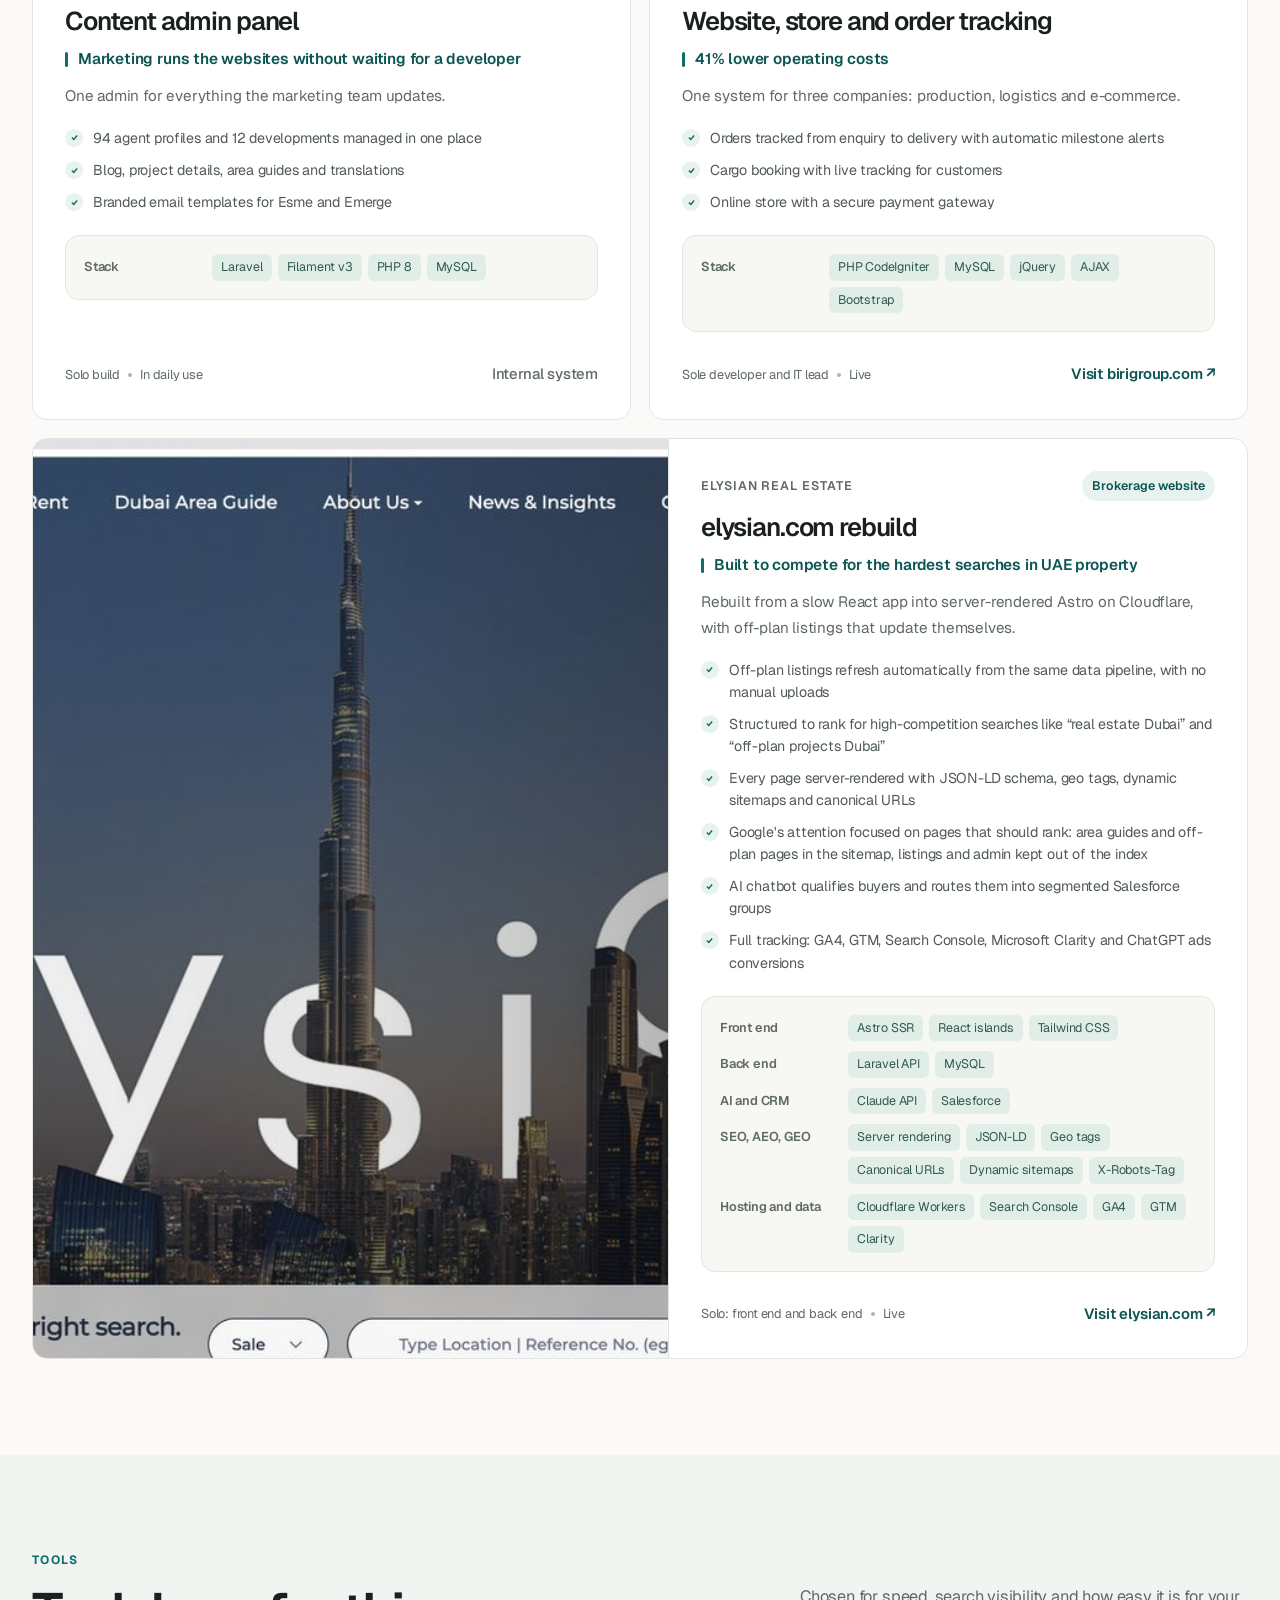
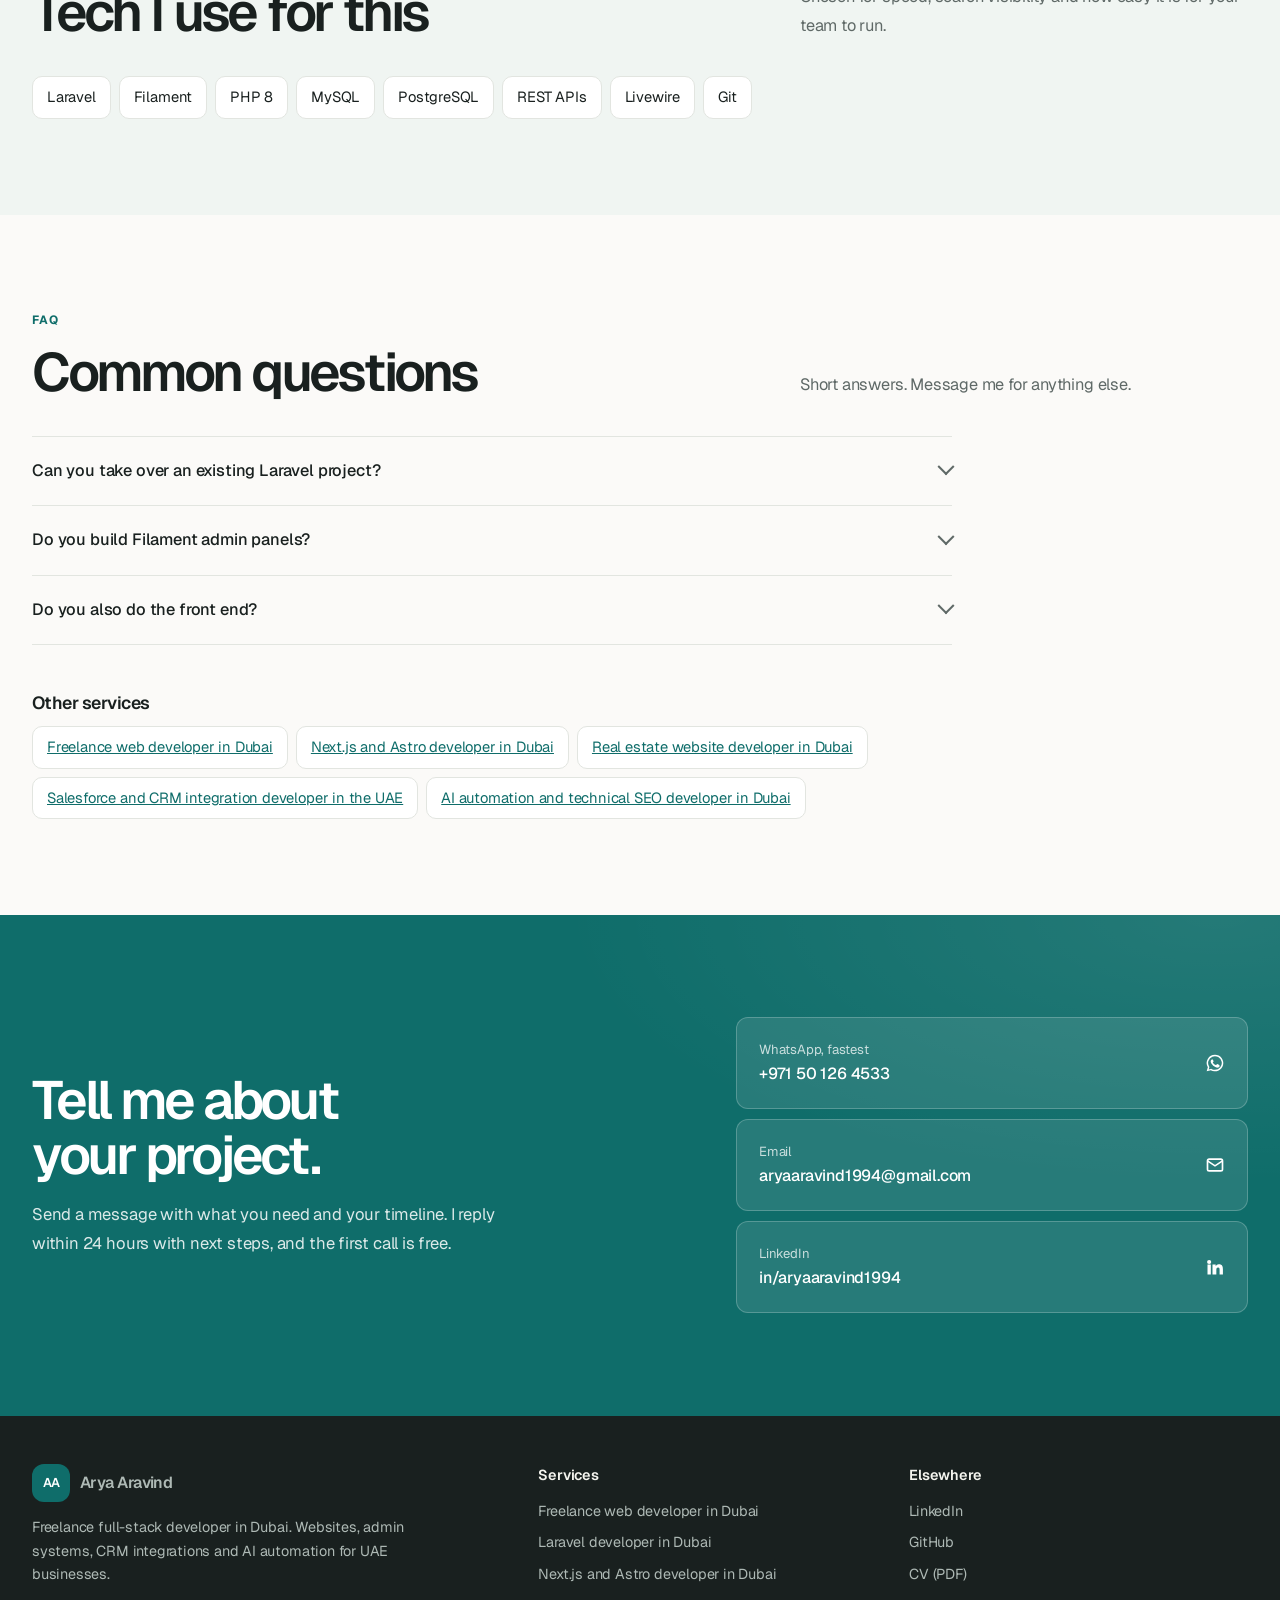
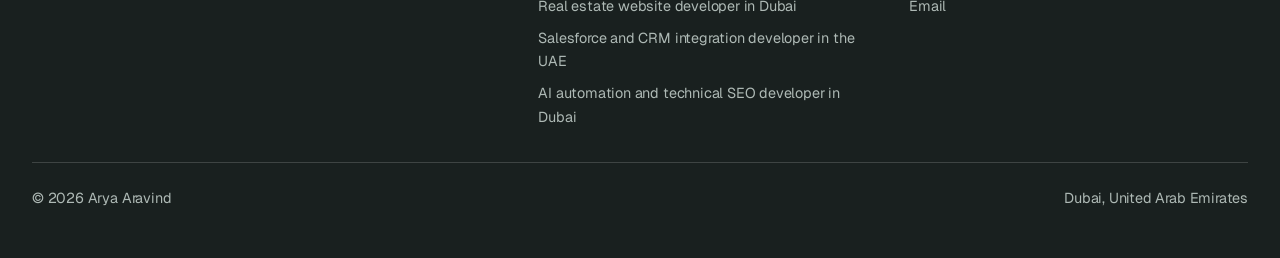
<file: laravel-developer-dubai/index.html>
<!DOCTYPE html>
<html lang="en">
<head>
<meta charset="UTF-8">
<meta name="viewport" content="width=device-width, initial-scale=1, viewport-fit=cover">
<title>Laravel Developer in Dubai, Freelance &amp; Contract | Arya Aravind</title>
<meta name="claude:viewport-fit-sides" content="cover">
<meta name="description" content="Freelance Laravel developer in Dubai. Laravel Filament admin panels, APIs, dashboards and integrations. 8+ years of PHP experience in the UAE.">
<link rel="canonical" href="https://aryaaravind.com/laravel-developer-dubai/">
<meta name="robots" content="index, follow, max-image-preview:large, max-snippet:-1">
<meta name="author" content="Arya Aravind">
<meta name="geo.region" content="AE-DU">
<meta name="geo.placename" content="Dubai">
<meta property="og:type" content="website">
<meta property="og:site_name" content="Arya Aravind">
<meta property="og:title" content="Laravel Developer in Dubai, Freelance &amp; Contract | Arya Aravind">
<meta property="og:description" content="Freelance Laravel developer in Dubai. Laravel Filament admin panels, APIs, dashboards and integrations. 8+ years of PHP experience in the UAE.">
<meta property="og:url" content="https://aryaaravind.com/laravel-developer-dubai/">
<meta property="og:image" content="https://aryaaravind.com/images/og.png">
<meta property="og:image:width" content="1200">
<meta property="og:image:height" content="630">
<meta property="og:locale" content="en_AE">
<meta name="twitter:card" content="summary_large_image">
<meta name="twitter:title" content="Laravel Developer in Dubai, Freelance &amp; Contract | Arya Aravind">
<meta name="twitter:description" content="Freelance Laravel developer in Dubai. Laravel Filament admin panels, APIs, dashboards and integrations. 8+ years of PHP experience in the UAE.">
<meta name="twitter:image" content="https://aryaaravind.com/images/og.png">
<meta name="theme-color" content="#0F6D6A">
<link rel="icon" href="../favicon.svg" type="image/svg+xml">
<link rel="apple-touch-icon" href="../images/apple-touch-icon.png">
<link rel="preconnect" href="https://fonts.googleapis.com">
<link rel="preconnect" href="https://fonts.gstatic.com" crossorigin>
<link rel="stylesheet" href="https://fonts.googleapis.com/css2?family=Geist:wght@400;500;600&display=swap">
<link rel="stylesheet" href="../assets/site.css">
<script type="application/ld+json">{"@context": "https://schema.org", "@graph": [{"@type": "Person", "@id": "https://aryaaravind.com/#arya", "name": "Arya Aravind", "url": "https://aryaaravind.com/", "image": "https://aryaaravind.com/images/arya.png", "jobTitle": "Full-Stack Web Developer", "description": "Freelance full-stack web developer in Dubai with 8+ years building websites, admin systems and CRM integrations for UAE businesses.", "email": "mailto:aryaaravind1994@gmail.com", "telephone": "+971501264533", "address": {"@type": "PostalAddress", "addressLocality": "Dubai", "addressCountry": "AE"}, "worksFor": {"@type": "Organization", "name": "Elysian Real Estate", "url": "https://elysian.com"}, "alumniOf": {"@type": "CollegeOrUniversity", "name": "Amal Jyothi College of Engineering"}, "knowsLanguage": ["English", "Hindi", "Malayalam"], "knowsAbout": ["Laravel", "PHP", "Filament", "Next.js", "Astro", "React", "Python", "MySQL", "PostgreSQL", "Supabase", "Salesforce integration", "Technical SEO", "Core Web Vitals", "Claude API", "AI automation", "Real estate websites"], "sameAs": ["https://www.linkedin.com/in/aryaaravind1994", "https://github.com/arya-git-25"]}, {"@type": "Service", "name": "Laravel developer in Dubai", "url": "https://aryaaravind.com/laravel-developer-dubai/", "description": "Freelance Laravel developer in Dubai. Laravel Filament admin panels, APIs, dashboards and integrations. 8+ years of PHP experience in the UAE.", "provider": {"@id": "https://aryaaravind.com/#arya"}, "areaServed": [{"@type": "City", "name": "Dubai"}, {"@type": "Country", "name": "United Arab Emirates"}], "serviceType": "Laravel developer"}, {"@type": "BreadcrumbList", "itemListElement": [{"@type": "ListItem", "position": 1, "name": "Home", "item": "https://aryaaravind.com/"}, {"@type": "ListItem", "position": 2, "name": "Laravel developer in Dubai", "item": "https://aryaaravind.com/laravel-developer-dubai/"}]}, {"@type": "FAQPage", "mainEntity": [{"@type": "Question", "name": "Can you take over an existing Laravel project?", "acceptedAnswer": {"@type": "Answer", "text": "Yes. I start with a short code review, fix what's urgent, then plan improvements with you."}}, {"@type": "Question", "name": "Do you build Filament admin panels?", "acceptedAnswer": {"@type": "Answer", "text": "Yes. Filament is my default for admin panels because teams find it easy to use and it's quick to extend."}}, {"@type": "Question", "name": "Do you also do the front end?", "acceptedAnswer": {"@type": "Answer", "text": "Yes. I build the whole stack: Laravel back end with Blade, Livewire, Astro, React or Next.js front ends."}}]}]}</script>
</head>
<body>
<a class="skip" href="#main">Skip to content</a>
<header class="site-head">
  <div class="wrap">
    <a class="logo" href="../"><span>AA</span>Arya Aravind</a>
    <ul class="menu">
      <li><a href="../#work">Work</a></li>
      <li><a href="../#results">Results</a></li>
      <li><a href="../#services">Services</a></li>
      <li><a href="../#about">About</a></li>
      <li><a href="../#faq">FAQ</a></li>
    </ul>
    <a class="btn btn-primary" href="https://wa.me/971501264533?text=Hi%20Arya%2C%20I%20have%20a%20project%20I%27d%20like%20to%20discuss." target="_blank" rel="noopener">Start a project</a>
  </div>
</header>
<main id="main">
<div class="wrap"><nav class="crumbs" aria-label="Breadcrumb"><a href="../">Home</a> / Laravel developer in Dubai</nav></div>
<section class="page-hero">
  <div class="wrap">
    <span class="status"><i></i>Available for freelance and contract work</span>
    <h1>Laravel developer in Dubai</h1>
    <p class="lead">Laravel and Filament admin panels, APIs and business systems for UAE companies. I&#x27;ve used PHP for 8+ years, from CodeIgniter order systems to Laravel back ends for real estate sites.</p>
    <div class="cta">
      <a class="btn btn-primary" href="https://wa.me/971501264533?text=Hi%20Arya%2C%20I%20have%20a%20project%20I%27d%20like%20to%20discuss." target="_blank" rel="noopener"><svg viewBox="0 0 24 24" fill="currentColor"><path d="M12 2a10 10 0 0 0-8.6 15.1L2 22l5-1.3A10 10 0 1 0 12 2Zm0 18.2a8.2 8.2 0 0 1-4.2-1.1l-.3-.2-3 .8.8-2.9-.2-.3A8.2 8.2 0 1 1 12 20.2Zm4.5-6.1c-.2-.1-1.5-.7-1.7-.8s-.4-.1-.6.1-.7.8-.8 1-.3.2-.5.1a6.7 6.7 0 0 1-3.4-2.9c-.3-.4.3-.4.8-1.3.1-.2 0-.3 0-.4l-.8-1.8c-.2-.5-.4-.4-.6-.4h-.5a1 1 0 0 0-.7.3 3 3 0 0 0-.9 2.2 5.2 5.2 0 0 0 1.1 2.7 11.8 11.8 0 0 0 4.5 4c1.7.7 2.3.8 3.2.6a2.7 2.7 0 0 0 1.8-1.2 2.2 2.2 0 0 0 .1-1.3c0-.1-.2-.2-.5-.3Z"/></svg>Get a free quote</a>
      <a class="btn btn-ghost" href="#projects">See related work</a>
    </div>
  </div>
</section>
<section class="section tint">
  <div class="wrap prose">
    <h2>What I build</h2>
    <ul><li><span><b>Filament admin panels</b> for content, listings, agents, translations and email templates</span></li><li><span><b>REST APIs</b> that power websites, mobile apps and portals</span></li><li><span><b>Internal systems</b> for orders, production, inventory and approvals</span></li><li><span><b>Dashboards and reports</b> with the numbers your managers actually check</span></li><li><span><b>Upgrades and rescues</b> of existing Laravel or CodeIgniter projects</span></li></ul>
    <div><h3 style="font-size:1.2rem;margin-bottom:14px">Why clients choose me</h3><ul><li><span><b>Real Laravel in production:</b> the elysian.com back end and Elysian Developments admin</span></li><li><span><b>Business results:</b> an order system that cut operating costs by 41%</span></li><li><span><b>Clean handover:</b> code in Git, documented, deployable by your team</span></li><li><span><b>Integrations included:</b> Salesforce, Mailchimp, Zapier and payment gateways</span></li></ul></div>
  </div>
</section>
<section class="section" id="projects">
  <div class="wrap">
    <div class="head"><div><span class="kicker">Related work</span><h2>Projects like this</h2></div><p>Live work you can check today.</p></div>
    <div class="work"><article class="card">
  <div class="shot"><img src="../images/admin-panel.jpg" alt="Laravel Filament admin panel with agents, area guides and translations" width="1400" height="746" loading="lazy" decoding="async"></div>
  <div class="body">
    <div class="meta"><span>Elysian Developments</span><span class="pill">Internal system</span></div>
    <h3>Content admin panel</h3>
    <p class="win">Marketing runs the websites without waiting for a developer</p>
    <p class="desc">One admin for everything the marketing team updates.</p>
    <ul class="points"><li>94 agent profiles and 12 developments managed in one place</li><li>Blog, project details, area guides and translations</li><li>Branded email templates for Esme and Emerge</li></ul>
    <dl class="tech"><div><dt>Stack</dt><dd><span>Laravel</span><span>Filament v3</span><span>PHP 8</span><span>MySQL</span></dd></div></dl>
    <div class="foot"><span class="role">Solo build<i></i>In daily use</span><span class="link"><span>Internal system</span></span></div>
  </div>
</article><article class="card">
  <div class="shot"><img src="../images/birigroup.jpg" alt="Biri Group website with product banner" width="1400" height="746" loading="lazy" decoding="async"></div>
  <div class="body">
    <div class="meta"><span>Biri Group Trading</span><span class="pill">E-commerce and operations</span></div>
    <h3>Website, store and order tracking</h3>
    <p class="win">41% lower operating costs</p>
    <p class="desc">One system for three companies: production, logistics and e-commerce.</p>
    <ul class="points"><li>Orders tracked from enquiry to delivery with automatic milestone alerts</li><li>Cargo booking with live tracking for customers</li><li>Online store with a secure payment gateway</li></ul>
    <dl class="tech"><div><dt>Stack</dt><dd><span>PHP CodeIgniter</span><span>MySQL</span><span>jQuery</span><span>AJAX</span><span>Bootstrap</span></dd></div></dl>
    <div class="foot"><span class="role">Sole developer and IT lead<i></i>Live</span><span class="link"><a href="https://www.birigroup.com" target="_blank" rel="noopener">Visit birigroup.com ↗</a></span></div>
  </div>
</article><article class="card">
  <div class="shot"><img src="../images/elysian-com.jpg" alt="elysian.com homepage with Dubai skyline and property search" width="1400" height="746" loading="lazy" decoding="async"></div>
  <div class="body">
    <div class="meta"><span>Elysian Real Estate</span><span class="pill">Brokerage website</span></div>
    <h3>elysian.com rebuild</h3>
    <p class="win">Built to compete for the hardest searches in UAE property</p>
    <p class="desc">Rebuilt from a slow React app into server-rendered Astro on Cloudflare, with off-plan listings that update themselves.</p>
    <ul class="points"><li>Off-plan listings refresh automatically from the same data pipeline, with no manual uploads</li><li>Structured to rank for high-competition searches like “real estate Dubai” and “off-plan projects Dubai”</li><li>Every page server-rendered with JSON-LD schema, geo tags, dynamic sitemaps and canonical URLs</li><li>Google&#x27;s attention focused on pages that should rank: area guides and off-plan pages in the sitemap, listings and admin kept out of the index</li><li>AI chatbot qualifies buyers and routes them into segmented Salesforce groups</li><li>Full tracking: GA4, GTM, Search Console, Microsoft Clarity and ChatGPT ads conversions</li></ul>
    <dl class="tech"><div><dt>Front end</dt><dd><span>Astro SSR</span><span>React islands</span><span>Tailwind CSS</span></dd></div><div><dt>Back end</dt><dd><span>Laravel API</span><span>MySQL</span></dd></div><div><dt>AI and CRM</dt><dd><span>Claude API</span><span>Salesforce</span></dd></div><div><dt>SEO, AEO, GEO</dt><dd><span>Server rendering</span><span>JSON-LD</span><span>Geo tags</span><span>Canonical URLs</span><span>Dynamic sitemaps</span><span>X-Robots-Tag</span></dd></div><div><dt>Hosting and data</dt><dd><span>Cloudflare Workers</span><span>Search Console</span><span>GA4</span><span>GTM</span><span>Clarity</span></dd></div></dl>
    <div class="foot"><span class="role">Solo: front end and back end<i></i>Live</span><span class="link"><a href="https://elysian.com" target="_blank" rel="noopener">Visit elysian.com ↗</a></span></div>
  </div>
</article></div>
  </div>
</section>
<section class="section teal">
  <div class="wrap">
    <div class="head"><div><span class="kicker">Tools</span><h2>Tech I use for this</h2></div><p>Chosen for speed, search visibility and how easy it is for your team to run.</p></div>
    <ul class="stack"><li>Laravel</li><li>Filament</li><li>PHP 8</li><li>MySQL</li><li>PostgreSQL</li><li>REST APIs</li><li>Livewire</li><li>Git</li></ul>
  </div>
</section>
<section class="section">
  <div class="wrap">
    <div class="head"><div><span class="kicker">FAQ</span><h2>Common questions</h2></div><p>Short answers. Message me for anything else.</p></div>
    <div class="faq"><details><summary>Can you take over an existing Laravel project?</summary><p class="a">Yes. I start with a short code review, fix what&#x27;s urgent, then plan improvements with you.</p></details><details><summary>Do you build Filament admin panels?</summary><p class="a">Yes. Filament is my default for admin panels because teams find it easy to use and it&#x27;s quick to extend.</p></details><details><summary>Do you also do the front end?</summary><p class="a">Yes. I build the whole stack: Laravel back end with Blade, Livewire, Astro, React or Next.js front ends.</p></details></div>
    <h3 style="font-size:1.1rem;margin:48px 0 14px">Other services</h3><ul class="stack"><li><a href="../freelance-web-developer-dubai/">Freelance web developer in Dubai</a></li><li><a href="../nextjs-developer-dubai/">Next.js and Astro developer in Dubai</a></li><li><a href="../real-estate-website-developer-dubai/">Real estate website developer in Dubai</a></li><li><a href="../salesforce-integration-developer-uae/">Salesforce and CRM integration developer in the UAE</a></li><li><a href="../ai-automation-developer-dubai/">AI automation and technical SEO developer in Dubai</a></li></ul>
  </div>
</section>
</main>
<section class="contact" id="contact">
  <div class="wrap">
    <div>
      <h2>Tell me about your project.</h2>
      <p>Send a message with what you need and your timeline. I reply within 24 hours with next steps, and the first call is free.</p>
    </div>
    <div class="ways">
      <a href="https://wa.me/971501264533?text=Hi%20Arya%2C%20I%20have%20a%20project%20I%27d%20like%20to%20discuss." target="_blank" rel="noopener"><span><small>WhatsApp, fastest</small><b>+971 50 126 4533</b></span><svg viewBox="0 0 24 24" fill="currentColor"><path d="M12 2a10 10 0 0 0-8.6 15.1L2 22l5-1.3A10 10 0 1 0 12 2Zm0 18.2a8.2 8.2 0 0 1-4.2-1.1l-.3-.2-3 .8.8-2.9-.2-.3A8.2 8.2 0 1 1 12 20.2Zm4.5-6.1c-.2-.1-1.5-.7-1.7-.8s-.4-.1-.6.1-.7.8-.8 1-.3.2-.5.1a6.7 6.7 0 0 1-3.4-2.9c-.3-.4.3-.4.8-1.3.1-.2 0-.3 0-.4l-.8-1.8c-.2-.5-.4-.4-.6-.4h-.5a1 1 0 0 0-.7.3 3 3 0 0 0-.9 2.2 5.2 5.2 0 0 0 1.1 2.7 11.8 11.8 0 0 0 4.5 4c1.7.7 2.3.8 3.2.6a2.7 2.7 0 0 0 1.8-1.2 2.2 2.2 0 0 0 .1-1.3c0-.1-.2-.2-.5-.3Z"/></svg></a>
      <a href="mailto:aryaaravind1994@gmail.com?subject=Project%20enquiry"><span><small>Email</small><b>aryaaravind1994@gmail.com</b></span><svg viewBox="0 0 24 24" fill="none" stroke="currentColor" stroke-width="2"><rect x="3" y="5" width="18" height="14" rx="2"/><path d="m3 7 9 6 9-6"/></svg></a>
      <a href="https://www.linkedin.com/in/aryaaravind1994" target="_blank" rel="noopener"><span><small>LinkedIn</small><b>in/aryaaravind1994</b></span><svg viewBox="0 0 24 24" fill="currentColor"><path d="M4.98 3.5a2.5 2.5 0 1 1 0 5 2.5 2.5 0 0 1 0-5ZM3 9h4v12H3zM9 9h3.8v1.7h.1a4.2 4.2 0 0 1 3.8-2c4 0 4.8 2.7 4.8 6.1V21h-4v-5.4c0-1.3 0-3-1.8-3s-2.1 1.4-2.1 2.9V21H9z"/></svg></a>
    </div>
  </div>
</section>
<footer class="site-foot">
  <div class="wrap">
    <div>
      <a class="logo" href="../"><span>AA</span>Arya Aravind</a>
      <p style="margin-top:14px;max-width:40ch">Freelance full-stack developer in Dubai. Websites, admin systems, CRM integrations and AI automation for UAE businesses.</p>
    </div>
    <div><h4>Services</h4><ul><li><a href="../freelance-web-developer-dubai/">Freelance web developer in Dubai</a></li><li><a href="../laravel-developer-dubai/">Laravel developer in Dubai</a></li><li><a href="../nextjs-developer-dubai/">Next.js and Astro developer in Dubai</a></li><li><a href="../real-estate-website-developer-dubai/">Real estate website developer in Dubai</a></li><li><a href="../salesforce-integration-developer-uae/">Salesforce and CRM integration developer in the UAE</a></li><li><a href="../ai-automation-developer-dubai/">AI automation and technical SEO developer in Dubai</a></li></ul></div>
    <div><h4>Elsewhere</h4><ul>
      <li><a href="https://www.linkedin.com/in/aryaaravind1994" target="_blank" rel="noopener">LinkedIn</a></li>
      <li><a href="https://github.com/arya-git-25" target="_blank" rel="noopener">GitHub</a></li>
      <li><a href="../Arya_Aravind_CV.pdf" target="_blank" rel="noopener">CV (PDF)</a></li>
      <li><a href="mailto:aryaaravind1994@gmail.com">Email</a></li>
    </ul></div>
    <div class="base"><span>© <span id="year">2026</span> Arya Aravind</span><span>Dubai, United Arab Emirates</span></div>
  </div>
</footer>
<script src="../assets/site.js" defer></script>
</body>
</html>
</file>
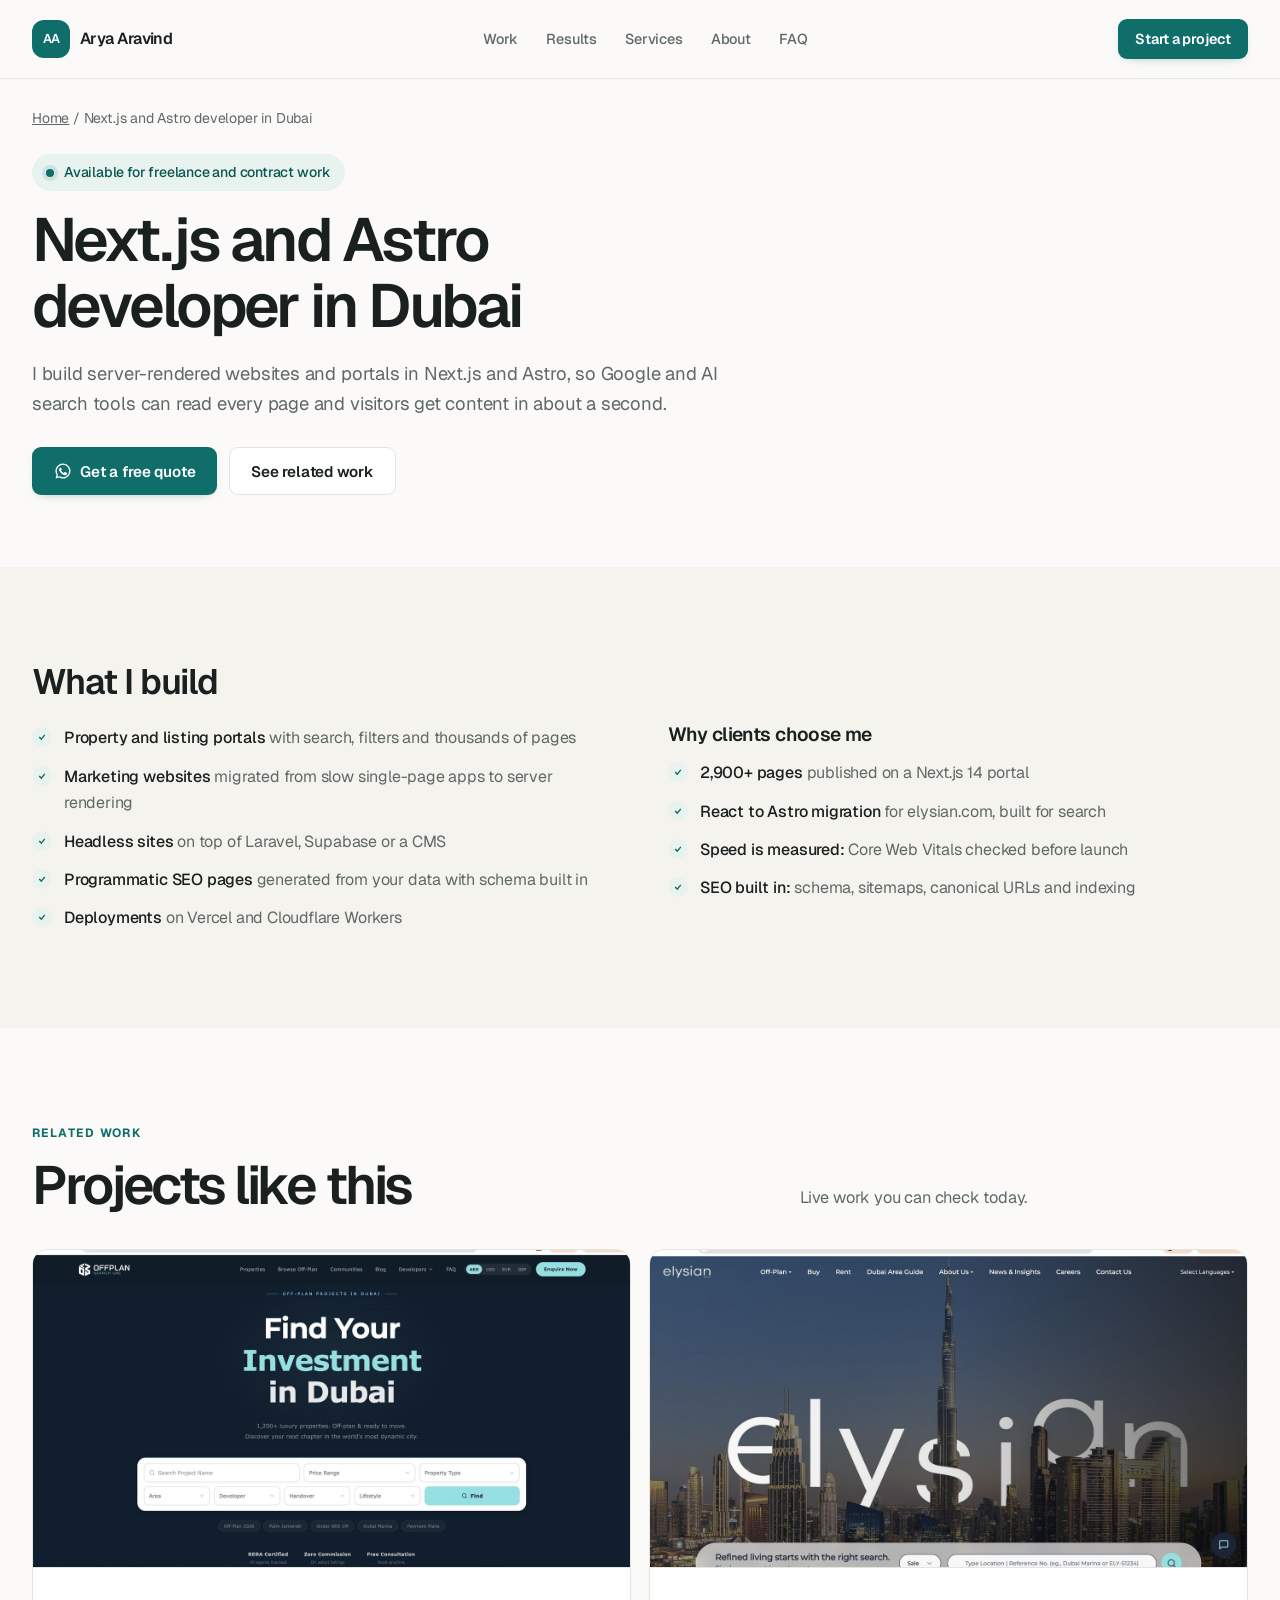
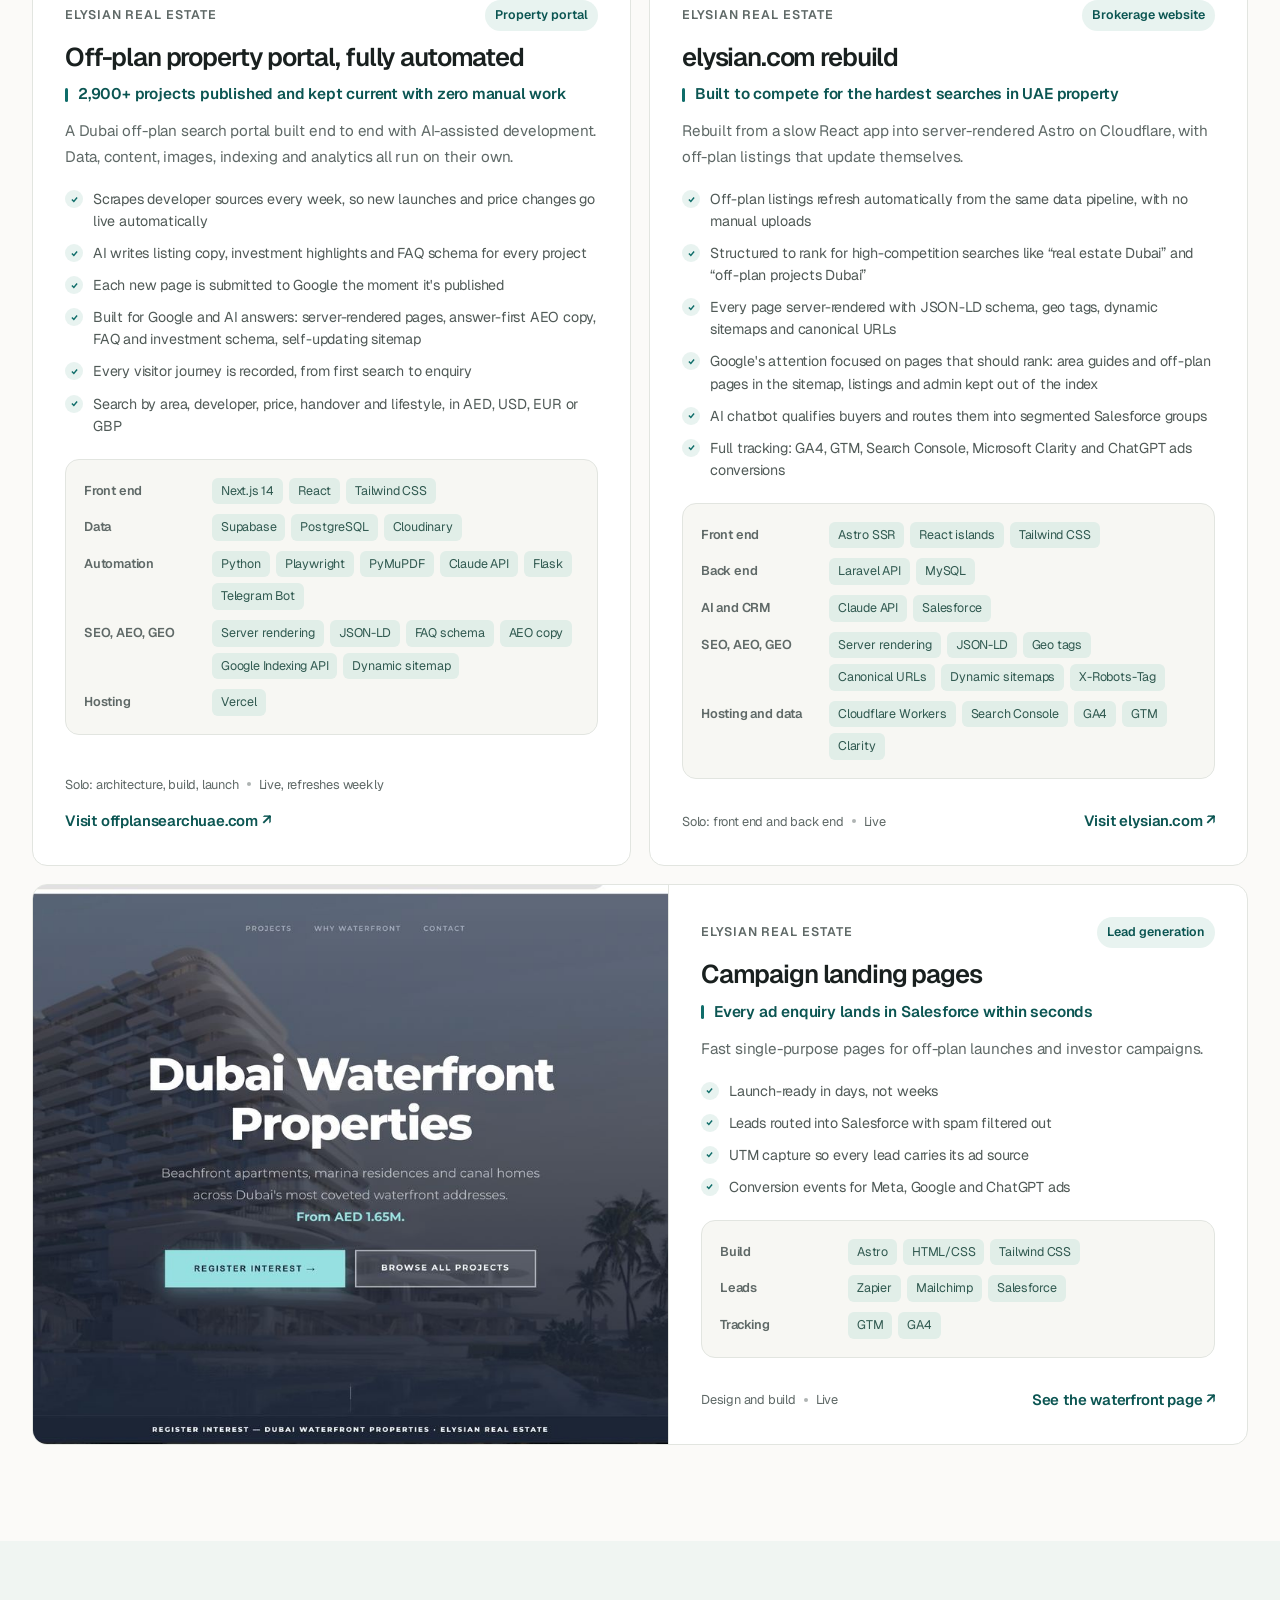
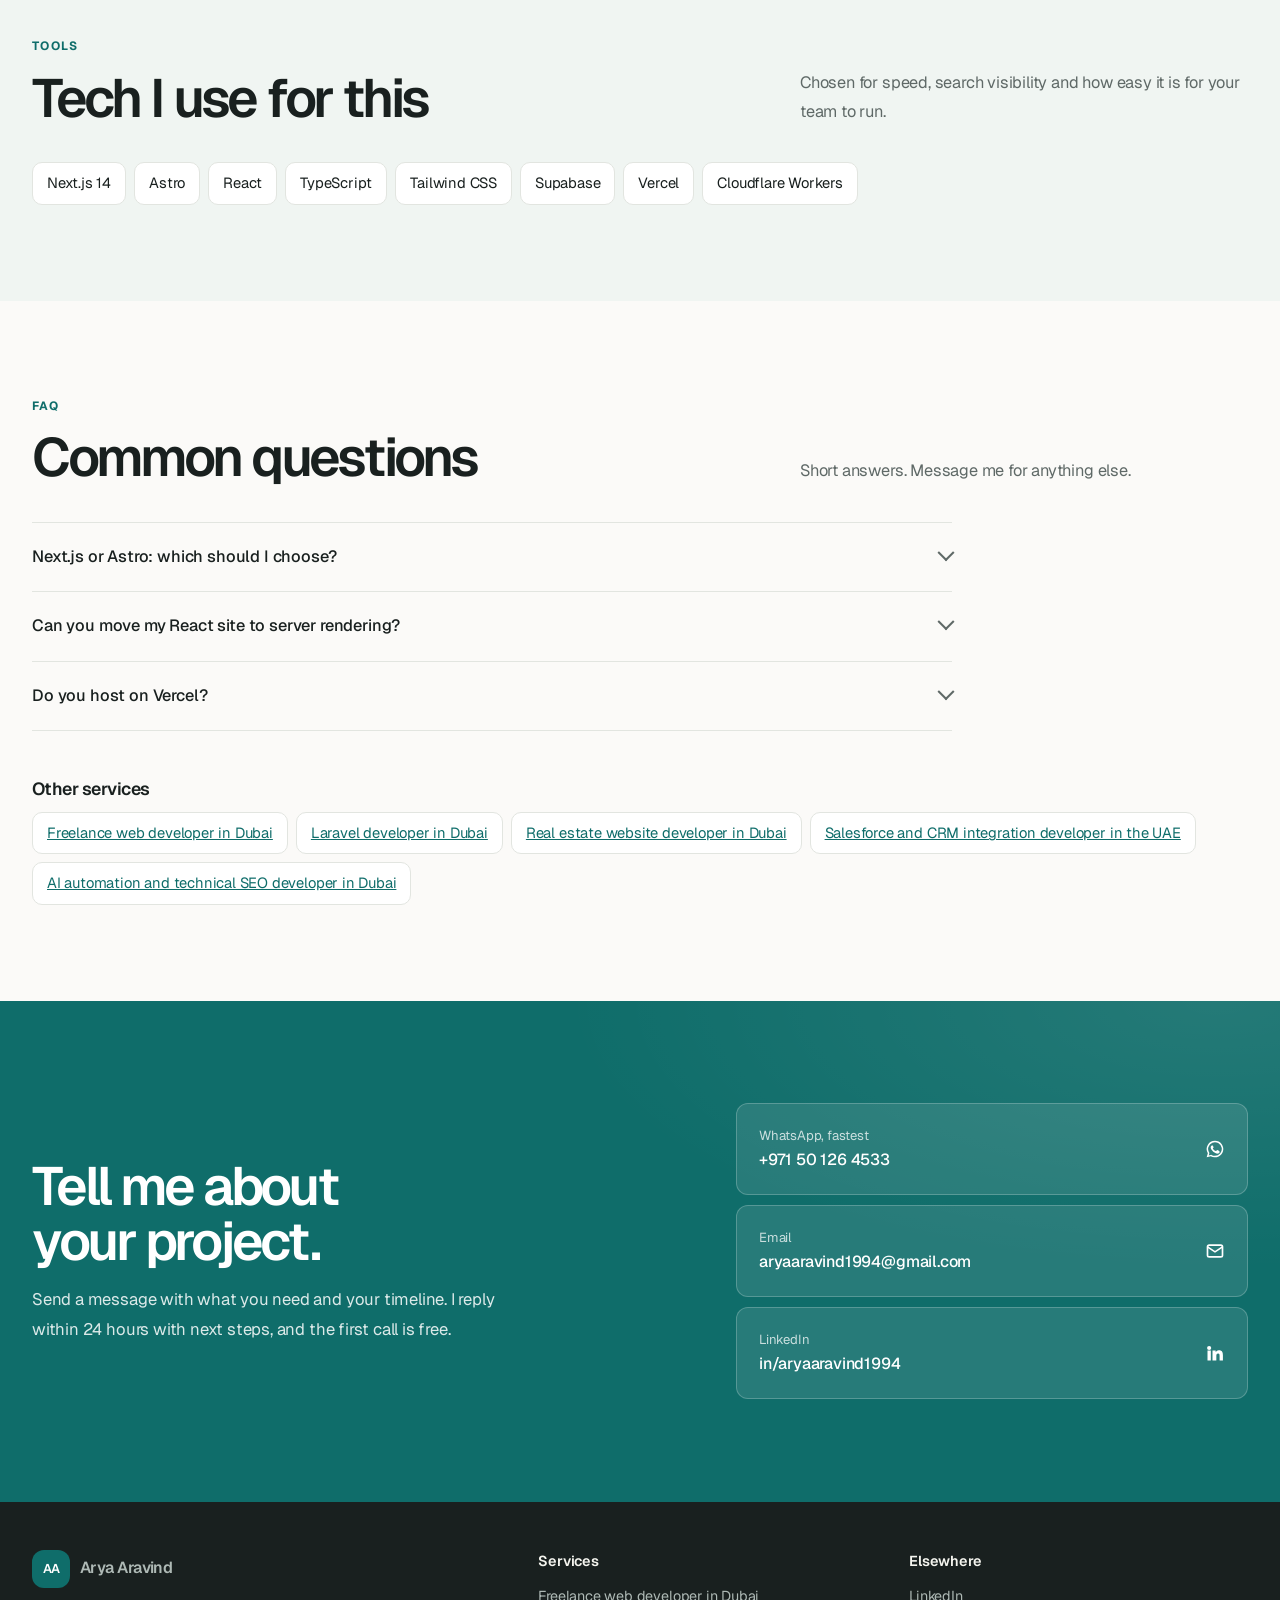
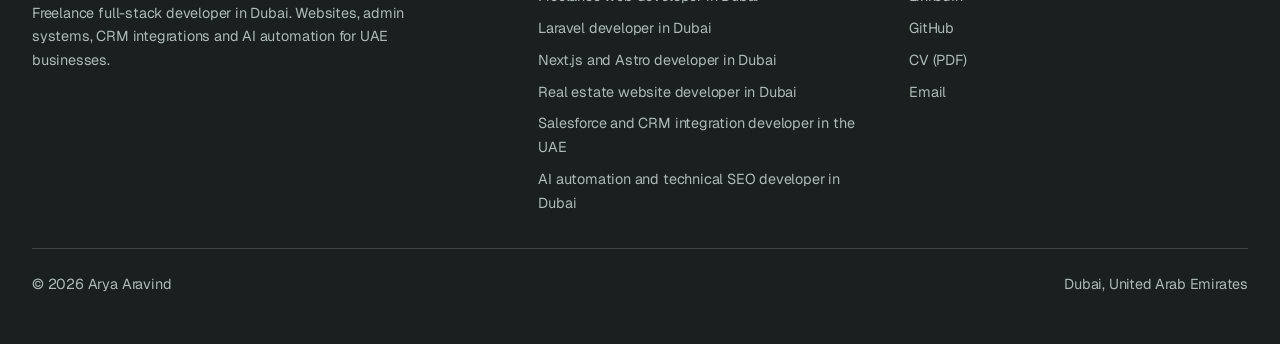
<file: nextjs-developer-dubai/index.html>
<!DOCTYPE html>
<html lang="en">
<head>
<meta charset="UTF-8">
<meta name="viewport" content="width=device-width, initial-scale=1, viewport-fit=cover">
<title>Next.js &amp; Astro Developer in Dubai | Arya Aravind</title>
<meta name="claude:viewport-fit-sides" content="cover">
<meta name="description" content="Freelance Next.js and Astro developer in Dubai. SEO-friendly, server-rendered websites and property portals on Vercel and Cloudflare.">
<link rel="canonical" href="https://aryaaravind.com/nextjs-developer-dubai/">
<meta name="robots" content="index, follow, max-image-preview:large, max-snippet:-1">
<meta name="author" content="Arya Aravind">
<meta name="geo.region" content="AE-DU">
<meta name="geo.placename" content="Dubai">
<meta property="og:type" content="website">
<meta property="og:site_name" content="Arya Aravind">
<meta property="og:title" content="Next.js &amp; Astro Developer in Dubai | Arya Aravind">
<meta property="og:description" content="Freelance Next.js and Astro developer in Dubai. SEO-friendly, server-rendered websites and property portals on Vercel and Cloudflare.">
<meta property="og:url" content="https://aryaaravind.com/nextjs-developer-dubai/">
<meta property="og:image" content="https://aryaaravind.com/images/og.png">
<meta property="og:image:width" content="1200">
<meta property="og:image:height" content="630">
<meta property="og:locale" content="en_AE">
<meta name="twitter:card" content="summary_large_image">
<meta name="twitter:title" content="Next.js &amp; Astro Developer in Dubai | Arya Aravind">
<meta name="twitter:description" content="Freelance Next.js and Astro developer in Dubai. SEO-friendly, server-rendered websites and property portals on Vercel and Cloudflare.">
<meta name="twitter:image" content="https://aryaaravind.com/images/og.png">
<meta name="theme-color" content="#0F6D6A">
<link rel="icon" href="../favicon.svg" type="image/svg+xml">
<link rel="apple-touch-icon" href="../images/apple-touch-icon.png">
<link rel="preconnect" href="https://fonts.googleapis.com">
<link rel="preconnect" href="https://fonts.gstatic.com" crossorigin>
<link rel="stylesheet" href="https://fonts.googleapis.com/css2?family=Geist:wght@400;500;600&display=swap">
<link rel="stylesheet" href="../assets/site.css">
<script type="application/ld+json">{"@context": "https://schema.org", "@graph": [{"@type": "Person", "@id": "https://aryaaravind.com/#arya", "name": "Arya Aravind", "url": "https://aryaaravind.com/", "image": "https://aryaaravind.com/images/arya.png", "jobTitle": "Full-Stack Web Developer", "description": "Freelance full-stack web developer in Dubai with 8+ years building websites, admin systems and CRM integrations for UAE businesses.", "email": "mailto:aryaaravind1994@gmail.com", "telephone": "+971501264533", "address": {"@type": "PostalAddress", "addressLocality": "Dubai", "addressCountry": "AE"}, "worksFor": {"@type": "Organization", "name": "Elysian Real Estate", "url": "https://elysian.com"}, "alumniOf": {"@type": "CollegeOrUniversity", "name": "Amal Jyothi College of Engineering"}, "knowsLanguage": ["English", "Hindi", "Malayalam"], "knowsAbout": ["Laravel", "PHP", "Filament", "Next.js", "Astro", "React", "Python", "MySQL", "PostgreSQL", "Supabase", "Salesforce integration", "Technical SEO", "Core Web Vitals", "Claude API", "AI automation", "Real estate websites"], "sameAs": ["https://www.linkedin.com/in/aryaaravind1994", "https://github.com/arya-git-25"]}, {"@type": "Service", "name": "Next.js and Astro developer in Dubai", "url": "https://aryaaravind.com/nextjs-developer-dubai/", "description": "Freelance Next.js and Astro developer in Dubai. SEO-friendly, server-rendered websites and property portals on Vercel and Cloudflare.", "provider": {"@id": "https://aryaaravind.com/#arya"}, "areaServed": [{"@type": "City", "name": "Dubai"}, {"@type": "Country", "name": "United Arab Emirates"}], "serviceType": "Next.js developer"}, {"@type": "BreadcrumbList", "itemListElement": [{"@type": "ListItem", "position": 1, "name": "Home", "item": "https://aryaaravind.com/"}, {"@type": "ListItem", "position": 2, "name": "Next.js and Astro developer in Dubai", "item": "https://aryaaravind.com/nextjs-developer-dubai/"}]}, {"@type": "FAQPage", "mainEntity": [{"@type": "Question", "name": "Next.js or Astro: which should I choose?", "acceptedAnswer": {"@type": "Answer", "text": "Astro for content and marketing sites that should be as fast as possible; Next.js for apps and portals with lots of interactive search and user features."}}, {"@type": "Question", "name": "Can you move my React site to server rendering?", "acceptedAnswer": {"@type": "Answer", "text": "Yes. I did this for elysian.com, moving from a React single-page app to Astro on Cloudflare so every page is readable by search engines."}}, {"@type": "Question", "name": "Do you host on Vercel?", "acceptedAnswer": {"@type": "Answer", "text": "Yes, or Cloudflare. I pick based on cost, region and what your site needs."}}]}]}</script>
</head>
<body>
<a class="skip" href="#main">Skip to content</a>
<header class="site-head">
  <div class="wrap">
    <a class="logo" href="../"><span>AA</span>Arya Aravind</a>
    <ul class="menu">
      <li><a href="../#work">Work</a></li>
      <li><a href="../#results">Results</a></li>
      <li><a href="../#services">Services</a></li>
      <li><a href="../#about">About</a></li>
      <li><a href="../#faq">FAQ</a></li>
    </ul>
    <a class="btn btn-primary" href="https://wa.me/971501264533?text=Hi%20Arya%2C%20I%20have%20a%20project%20I%27d%20like%20to%20discuss." target="_blank" rel="noopener">Start a project</a>
  </div>
</header>
<main id="main">
<div class="wrap"><nav class="crumbs" aria-label="Breadcrumb"><a href="../">Home</a> / Next.js and Astro developer in Dubai</nav></div>
<section class="page-hero">
  <div class="wrap">
    <span class="status"><i></i>Available for freelance and contract work</span>
    <h1>Next.js and Astro developer in Dubai</h1>
    <p class="lead">I build server-rendered websites and portals in Next.js and Astro, so Google and AI search tools can read every page and visitors get content in about a second.</p>
    <div class="cta">
      <a class="btn btn-primary" href="https://wa.me/971501264533?text=Hi%20Arya%2C%20I%20have%20a%20project%20I%27d%20like%20to%20discuss." target="_blank" rel="noopener"><svg viewBox="0 0 24 24" fill="currentColor"><path d="M12 2a10 10 0 0 0-8.6 15.1L2 22l5-1.3A10 10 0 1 0 12 2Zm0 18.2a8.2 8.2 0 0 1-4.2-1.1l-.3-.2-3 .8.8-2.9-.2-.3A8.2 8.2 0 1 1 12 20.2Zm4.5-6.1c-.2-.1-1.5-.7-1.7-.8s-.4-.1-.6.1-.7.8-.8 1-.3.2-.5.1a6.7 6.7 0 0 1-3.4-2.9c-.3-.4.3-.4.8-1.3.1-.2 0-.3 0-.4l-.8-1.8c-.2-.5-.4-.4-.6-.4h-.5a1 1 0 0 0-.7.3 3 3 0 0 0-.9 2.2 5.2 5.2 0 0 0 1.1 2.7 11.8 11.8 0 0 0 4.5 4c1.7.7 2.3.8 3.2.6a2.7 2.7 0 0 0 1.8-1.2 2.2 2.2 0 0 0 .1-1.3c0-.1-.2-.2-.5-.3Z"/></svg>Get a free quote</a>
      <a class="btn btn-ghost" href="#projects">See related work</a>
    </div>
  </div>
</section>
<section class="section tint">
  <div class="wrap prose">
    <h2>What I build</h2>
    <ul><li><span><b>Property and listing portals</b> with search, filters and thousands of pages</span></li><li><span><b>Marketing websites</b> migrated from slow single-page apps to server rendering</span></li><li><span><b>Headless sites</b> on top of Laravel, Supabase or a CMS</span></li><li><span><b>Programmatic SEO pages</b> generated from your data with schema built in</span></li><li><span><b>Deployments</b> on Vercel and Cloudflare Workers</span></li></ul>
    <div><h3 style="font-size:1.2rem;margin-bottom:14px">Why clients choose me</h3><ul><li><span><b>2,900+ pages</b> published on a Next.js 14 portal</span></li><li><span><b>React to Astro migration</b> for elysian.com, built for search</span></li><li><span><b>Speed is measured:</b> Core Web Vitals checked before launch</span></li><li><span><b>SEO built in:</b> schema, sitemaps, canonical URLs and indexing</span></li></ul></div>
  </div>
</section>
<section class="section" id="projects">
  <div class="wrap">
    <div class="head"><div><span class="kicker">Related work</span><h2>Projects like this</h2></div><p>Live work you can check today.</p></div>
    <div class="work"><article class="card">
  <div class="shot"><img src="../images/offplan-portal.jpg" alt="Offplan Search UAE property search homepage" width="1400" height="746" loading="lazy" decoding="async"></div>
  <div class="body">
    <div class="meta"><span>Elysian Real Estate</span><span class="pill">Property portal</span></div>
    <h3>Off-plan property portal, fully automated</h3>
    <p class="win">2,900+ projects published and kept current with zero manual work</p>
    <p class="desc">A Dubai off-plan search portal built end to end with AI-assisted development. Data, content, images, indexing and analytics all run on their own.</p>
    <ul class="points"><li>Scrapes developer sources every week, so new launches and price changes go live automatically</li><li>AI writes listing copy, investment highlights and FAQ schema for every project</li><li>Each new page is submitted to Google the moment it&#x27;s published</li><li>Built for Google and AI answers: server-rendered pages, answer-first AEO copy, FAQ and investment schema, self-updating sitemap</li><li>Every visitor journey is recorded, from first search to enquiry</li><li>Search by area, developer, price, handover and lifestyle, in AED, USD, EUR or GBP</li></ul>
    <dl class="tech"><div><dt>Front end</dt><dd><span>Next.js 14</span><span>React</span><span>Tailwind CSS</span></dd></div><div><dt>Data</dt><dd><span>Supabase</span><span>PostgreSQL</span><span>Cloudinary</span></dd></div><div><dt>Automation</dt><dd><span>Python</span><span>Playwright</span><span>PyMuPDF</span><span>Claude API</span><span>Flask</span><span>Telegram Bot</span></dd></div><div><dt>SEO, AEO, GEO</dt><dd><span>Server rendering</span><span>JSON-LD</span><span>FAQ schema</span><span>AEO copy</span><span>Google Indexing API</span><span>Dynamic sitemap</span></dd></div><div><dt>Hosting</dt><dd><span>Vercel</span></dd></div></dl>
    <div class="foot"><span class="role">Solo: architecture, build, launch<i></i>Live, refreshes weekly</span><span class="link"><a href="https://offplansearchuae.com" target="_blank" rel="noopener">Visit offplansearchuae.com ↗</a></span></div>
  </div>
</article><article class="card">
  <div class="shot"><img src="../images/elysian-com.jpg" alt="elysian.com homepage with Dubai skyline and property search" width="1400" height="746" loading="lazy" decoding="async"></div>
  <div class="body">
    <div class="meta"><span>Elysian Real Estate</span><span class="pill">Brokerage website</span></div>
    <h3>elysian.com rebuild</h3>
    <p class="win">Built to compete for the hardest searches in UAE property</p>
    <p class="desc">Rebuilt from a slow React app into server-rendered Astro on Cloudflare, with off-plan listings that update themselves.</p>
    <ul class="points"><li>Off-plan listings refresh automatically from the same data pipeline, with no manual uploads</li><li>Structured to rank for high-competition searches like “real estate Dubai” and “off-plan projects Dubai”</li><li>Every page server-rendered with JSON-LD schema, geo tags, dynamic sitemaps and canonical URLs</li><li>Google&#x27;s attention focused on pages that should rank: area guides and off-plan pages in the sitemap, listings and admin kept out of the index</li><li>AI chatbot qualifies buyers and routes them into segmented Salesforce groups</li><li>Full tracking: GA4, GTM, Search Console, Microsoft Clarity and ChatGPT ads conversions</li></ul>
    <dl class="tech"><div><dt>Front end</dt><dd><span>Astro SSR</span><span>React islands</span><span>Tailwind CSS</span></dd></div><div><dt>Back end</dt><dd><span>Laravel API</span><span>MySQL</span></dd></div><div><dt>AI and CRM</dt><dd><span>Claude API</span><span>Salesforce</span></dd></div><div><dt>SEO, AEO, GEO</dt><dd><span>Server rendering</span><span>JSON-LD</span><span>Geo tags</span><span>Canonical URLs</span><span>Dynamic sitemaps</span><span>X-Robots-Tag</span></dd></div><div><dt>Hosting and data</dt><dd><span>Cloudflare Workers</span><span>Search Console</span><span>GA4</span><span>GTM</span><span>Clarity</span></dd></div></dl>
    <div class="foot"><span class="role">Solo: front end and back end<i></i>Live</span><span class="link"><a href="https://elysian.com" target="_blank" rel="noopener">Visit elysian.com ↗</a></span></div>
  </div>
</article><article class="card">
  <div class="shot"><img src="../images/landing-page.jpg" alt="Dubai Waterfront Properties campaign landing page" width="1400" height="746" loading="lazy" decoding="async"></div>
  <div class="body">
    <div class="meta"><span>Elysian Real Estate</span><span class="pill">Lead generation</span></div>
    <h3>Campaign landing pages</h3>
    <p class="win">Every ad enquiry lands in Salesforce within seconds</p>
    <p class="desc">Fast single-purpose pages for off-plan launches and investor campaigns.</p>
    <ul class="points"><li>Launch-ready in days, not weeks</li><li>Leads routed into Salesforce with spam filtered out</li><li>UTM capture so every lead carries its ad source</li><li>Conversion events for Meta, Google and ChatGPT ads</li></ul>
    <dl class="tech"><div><dt>Build</dt><dd><span>Astro</span><span>HTML/CSS</span><span>Tailwind CSS</span></dd></div><div><dt>Leads</dt><dd><span>Zapier</span><span>Mailchimp</span><span>Salesforce</span></dd></div><div><dt>Tracking</dt><dd><span>GTM</span><span>GA4</span></dd></div></dl>
    <div class="foot"><span class="role">Design and build<i></i>Live</span><span class="link"><a href="https://elysian.com/dubai-waterfront-properties" target="_blank" rel="noopener">See the waterfront page ↗</a></span></div>
  </div>
</article></div>
  </div>
</section>
<section class="section teal">
  <div class="wrap">
    <div class="head"><div><span class="kicker">Tools</span><h2>Tech I use for this</h2></div><p>Chosen for speed, search visibility and how easy it is for your team to run.</p></div>
    <ul class="stack"><li>Next.js 14</li><li>Astro</li><li>React</li><li>TypeScript</li><li>Tailwind CSS</li><li>Supabase</li><li>Vercel</li><li>Cloudflare Workers</li></ul>
  </div>
</section>
<section class="section">
  <div class="wrap">
    <div class="head"><div><span class="kicker">FAQ</span><h2>Common questions</h2></div><p>Short answers. Message me for anything else.</p></div>
    <div class="faq"><details><summary>Next.js or Astro: which should I choose?</summary><p class="a">Astro for content and marketing sites that should be as fast as possible; Next.js for apps and portals with lots of interactive search and user features.</p></details><details><summary>Can you move my React site to server rendering?</summary><p class="a">Yes. I did this for elysian.com, moving from a React single-page app to Astro on Cloudflare so every page is readable by search engines.</p></details><details><summary>Do you host on Vercel?</summary><p class="a">Yes, or Cloudflare. I pick based on cost, region and what your site needs.</p></details></div>
    <h3 style="font-size:1.1rem;margin:48px 0 14px">Other services</h3><ul class="stack"><li><a href="../freelance-web-developer-dubai/">Freelance web developer in Dubai</a></li><li><a href="../laravel-developer-dubai/">Laravel developer in Dubai</a></li><li><a href="../real-estate-website-developer-dubai/">Real estate website developer in Dubai</a></li><li><a href="../salesforce-integration-developer-uae/">Salesforce and CRM integration developer in the UAE</a></li><li><a href="../ai-automation-developer-dubai/">AI automation and technical SEO developer in Dubai</a></li></ul>
  </div>
</section>
</main>
<section class="contact" id="contact">
  <div class="wrap">
    <div>
      <h2>Tell me about your project.</h2>
      <p>Send a message with what you need and your timeline. I reply within 24 hours with next steps, and the first call is free.</p>
    </div>
    <div class="ways">
      <a href="https://wa.me/971501264533?text=Hi%20Arya%2C%20I%20have%20a%20project%20I%27d%20like%20to%20discuss." target="_blank" rel="noopener"><span><small>WhatsApp, fastest</small><b>+971 50 126 4533</b></span><svg viewBox="0 0 24 24" fill="currentColor"><path d="M12 2a10 10 0 0 0-8.6 15.1L2 22l5-1.3A10 10 0 1 0 12 2Zm0 18.2a8.2 8.2 0 0 1-4.2-1.1l-.3-.2-3 .8.8-2.9-.2-.3A8.2 8.2 0 1 1 12 20.2Zm4.5-6.1c-.2-.1-1.5-.7-1.7-.8s-.4-.1-.6.1-.7.8-.8 1-.3.2-.5.1a6.7 6.7 0 0 1-3.4-2.9c-.3-.4.3-.4.8-1.3.1-.2 0-.3 0-.4l-.8-1.8c-.2-.5-.4-.4-.6-.4h-.5a1 1 0 0 0-.7.3 3 3 0 0 0-.9 2.2 5.2 5.2 0 0 0 1.1 2.7 11.8 11.8 0 0 0 4.5 4c1.7.7 2.3.8 3.2.6a2.7 2.7 0 0 0 1.8-1.2 2.2 2.2 0 0 0 .1-1.3c0-.1-.2-.2-.5-.3Z"/></svg></a>
      <a href="mailto:aryaaravind1994@gmail.com?subject=Project%20enquiry"><span><small>Email</small><b>aryaaravind1994@gmail.com</b></span><svg viewBox="0 0 24 24" fill="none" stroke="currentColor" stroke-width="2"><rect x="3" y="5" width="18" height="14" rx="2"/><path d="m3 7 9 6 9-6"/></svg></a>
      <a href="https://www.linkedin.com/in/aryaaravind1994" target="_blank" rel="noopener"><span><small>LinkedIn</small><b>in/aryaaravind1994</b></span><svg viewBox="0 0 24 24" fill="currentColor"><path d="M4.98 3.5a2.5 2.5 0 1 1 0 5 2.5 2.5 0 0 1 0-5ZM3 9h4v12H3zM9 9h3.8v1.7h.1a4.2 4.2 0 0 1 3.8-2c4 0 4.8 2.7 4.8 6.1V21h-4v-5.4c0-1.3 0-3-1.8-3s-2.1 1.4-2.1 2.9V21H9z"/></svg></a>
    </div>
  </div>
</section>
<footer class="site-foot">
  <div class="wrap">
    <div>
      <a class="logo" href="../"><span>AA</span>Arya Aravind</a>
      <p style="margin-top:14px;max-width:40ch">Freelance full-stack developer in Dubai. Websites, admin systems, CRM integrations and AI automation for UAE businesses.</p>
    </div>
    <div><h4>Services</h4><ul><li><a href="../freelance-web-developer-dubai/">Freelance web developer in Dubai</a></li><li><a href="../laravel-developer-dubai/">Laravel developer in Dubai</a></li><li><a href="../nextjs-developer-dubai/">Next.js and Astro developer in Dubai</a></li><li><a href="../real-estate-website-developer-dubai/">Real estate website developer in Dubai</a></li><li><a href="../salesforce-integration-developer-uae/">Salesforce and CRM integration developer in the UAE</a></li><li><a href="../ai-automation-developer-dubai/">AI automation and technical SEO developer in Dubai</a></li></ul></div>
    <div><h4>Elsewhere</h4><ul>
      <li><a href="https://www.linkedin.com/in/aryaaravind1994" target="_blank" rel="noopener">LinkedIn</a></li>
      <li><a href="https://github.com/arya-git-25" target="_blank" rel="noopener">GitHub</a></li>
      <li><a href="../Arya_Aravind_CV.pdf" target="_blank" rel="noopener">CV (PDF)</a></li>
      <li><a href="mailto:aryaaravind1994@gmail.com">Email</a></li>
    </ul></div>
    <div class="base"><span>© <span id="year">2026</span> Arya Aravind</span><span>Dubai, United Arab Emirates</span></div>
  </div>
</footer>
<script src="../assets/site.js" defer></script>
</body>
</html>
</file>
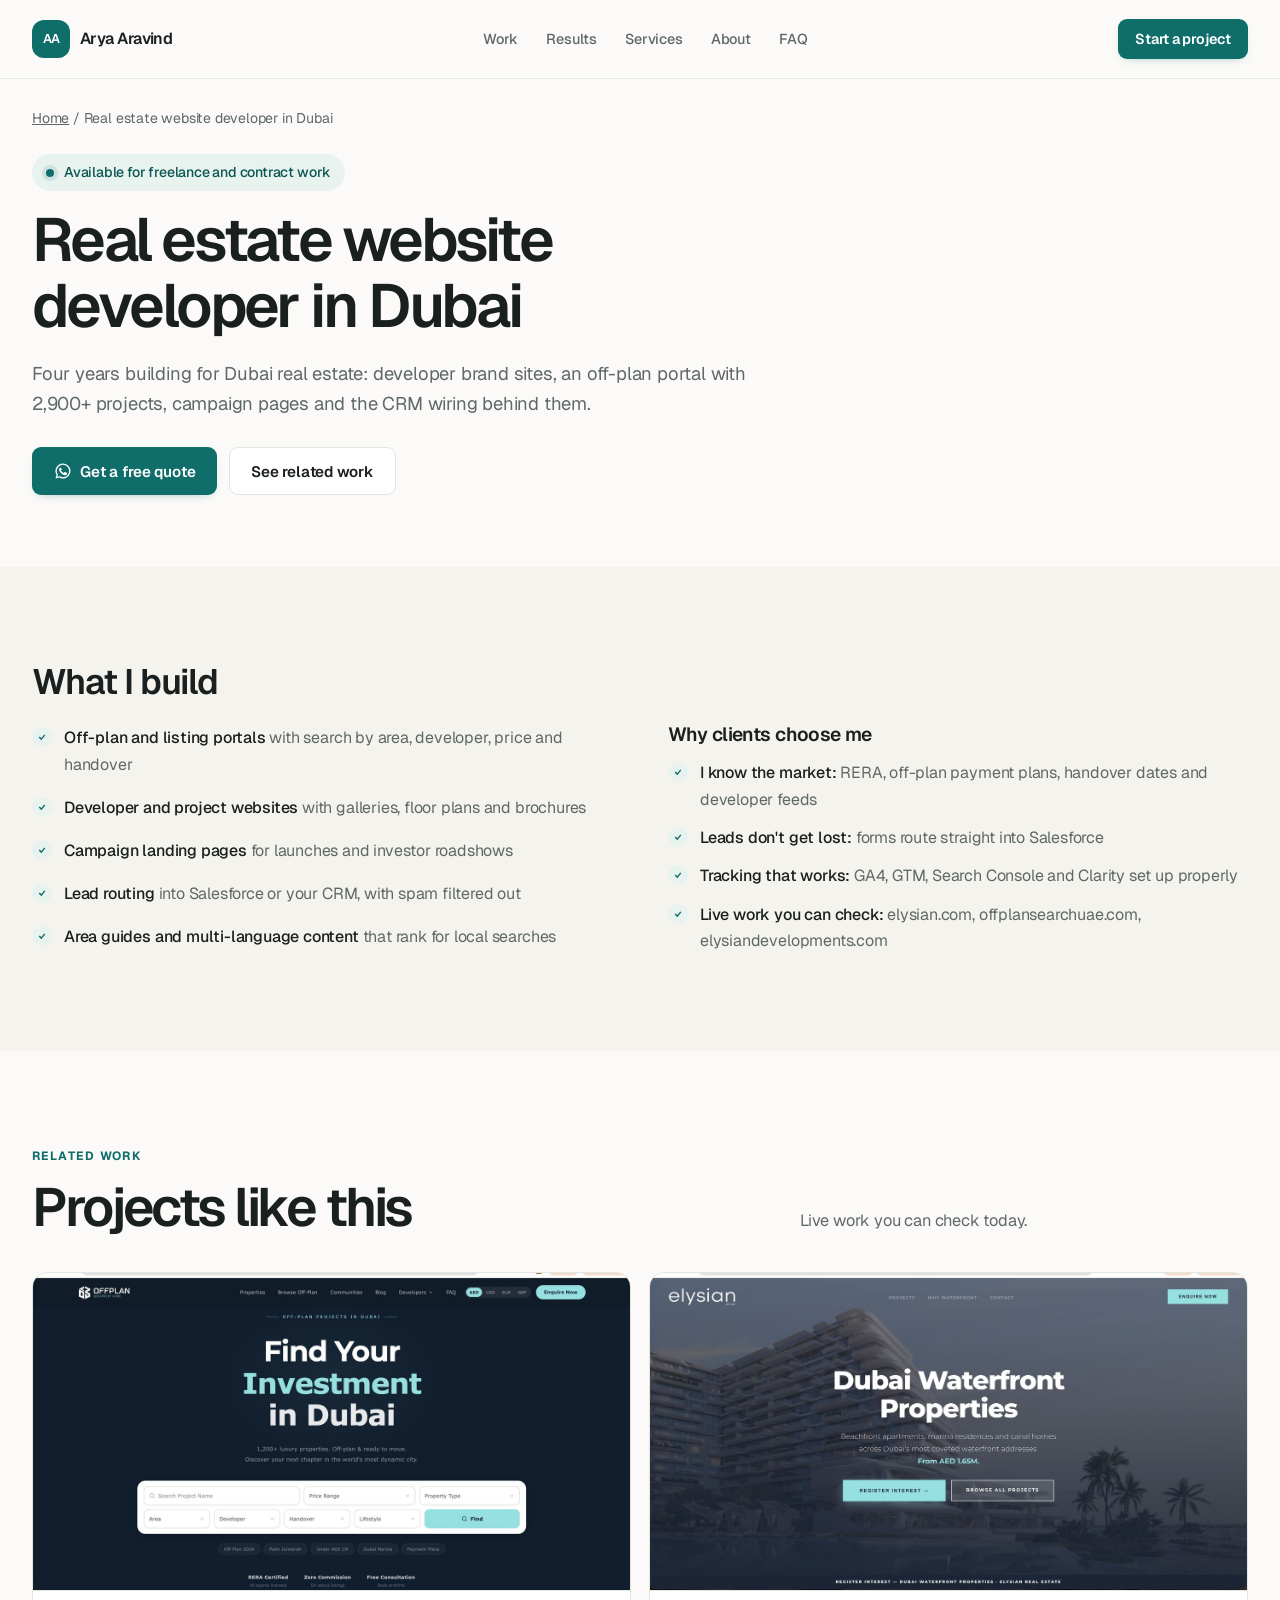
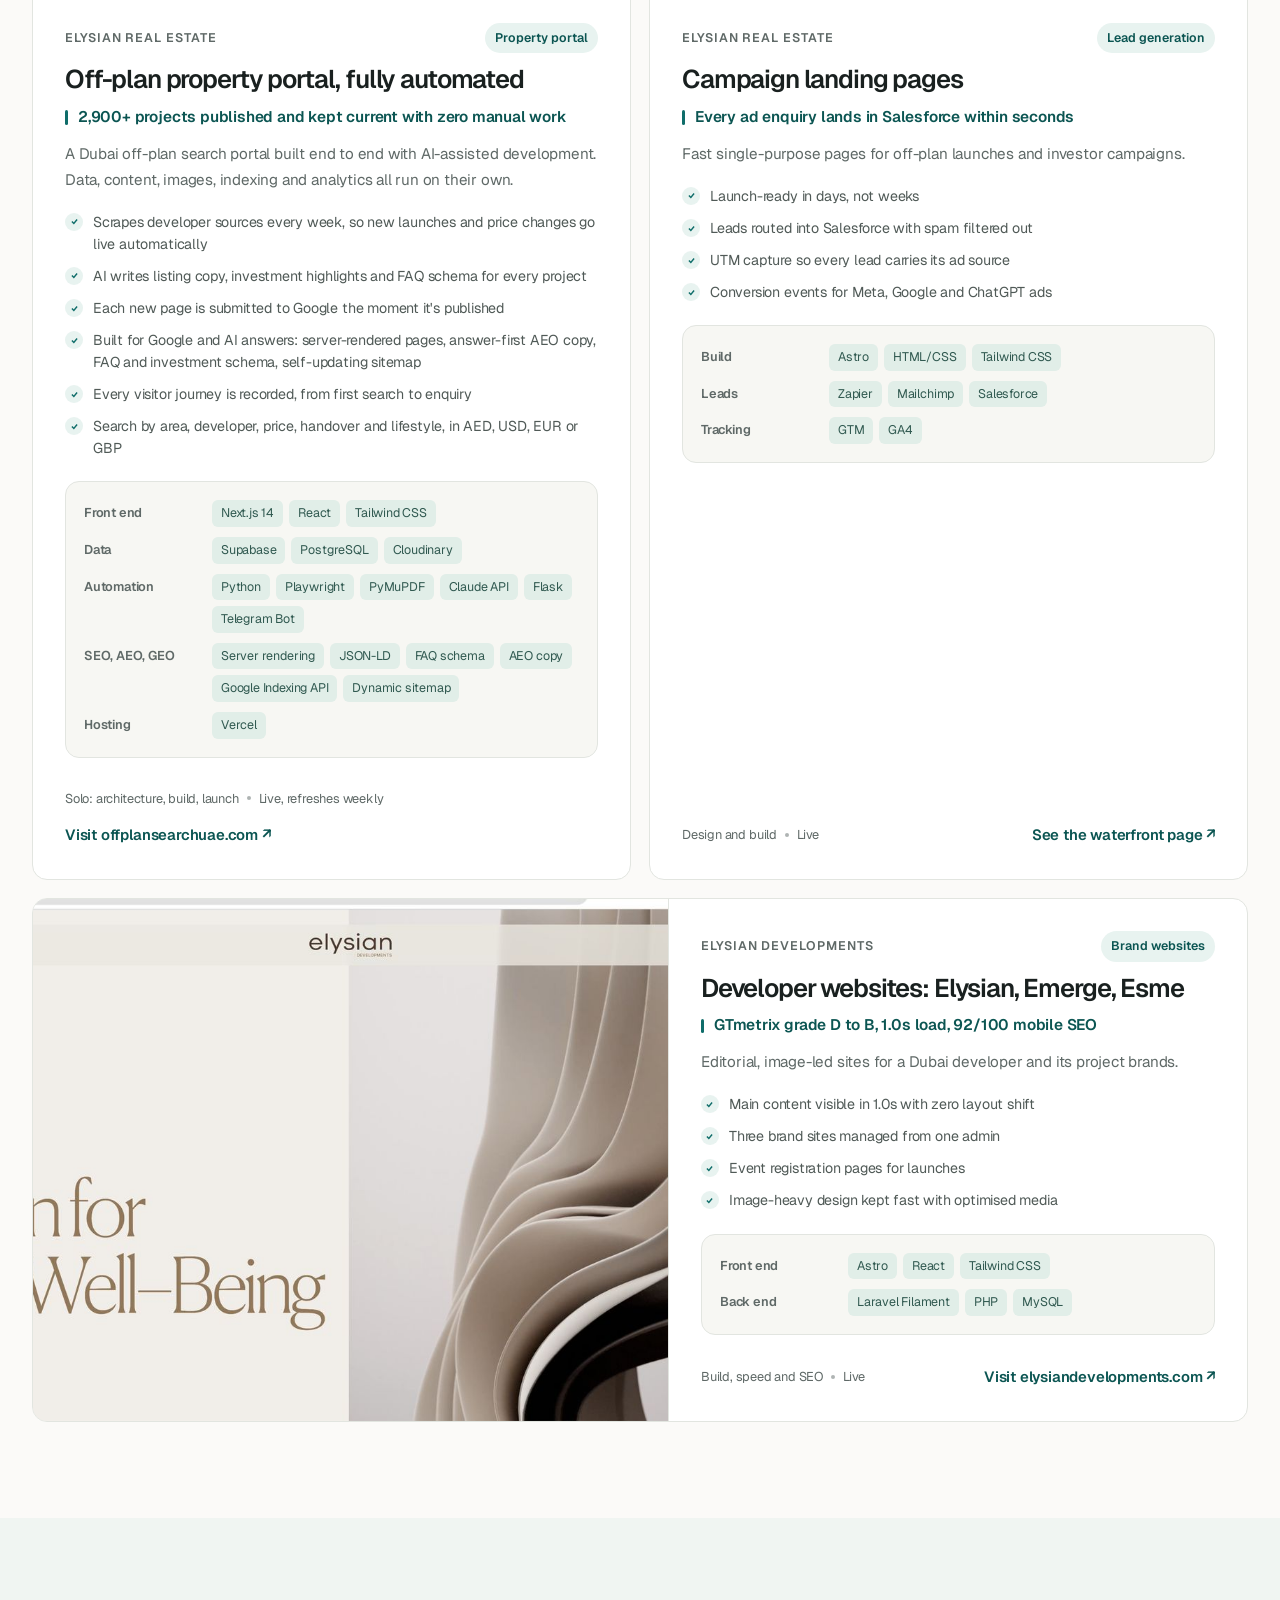
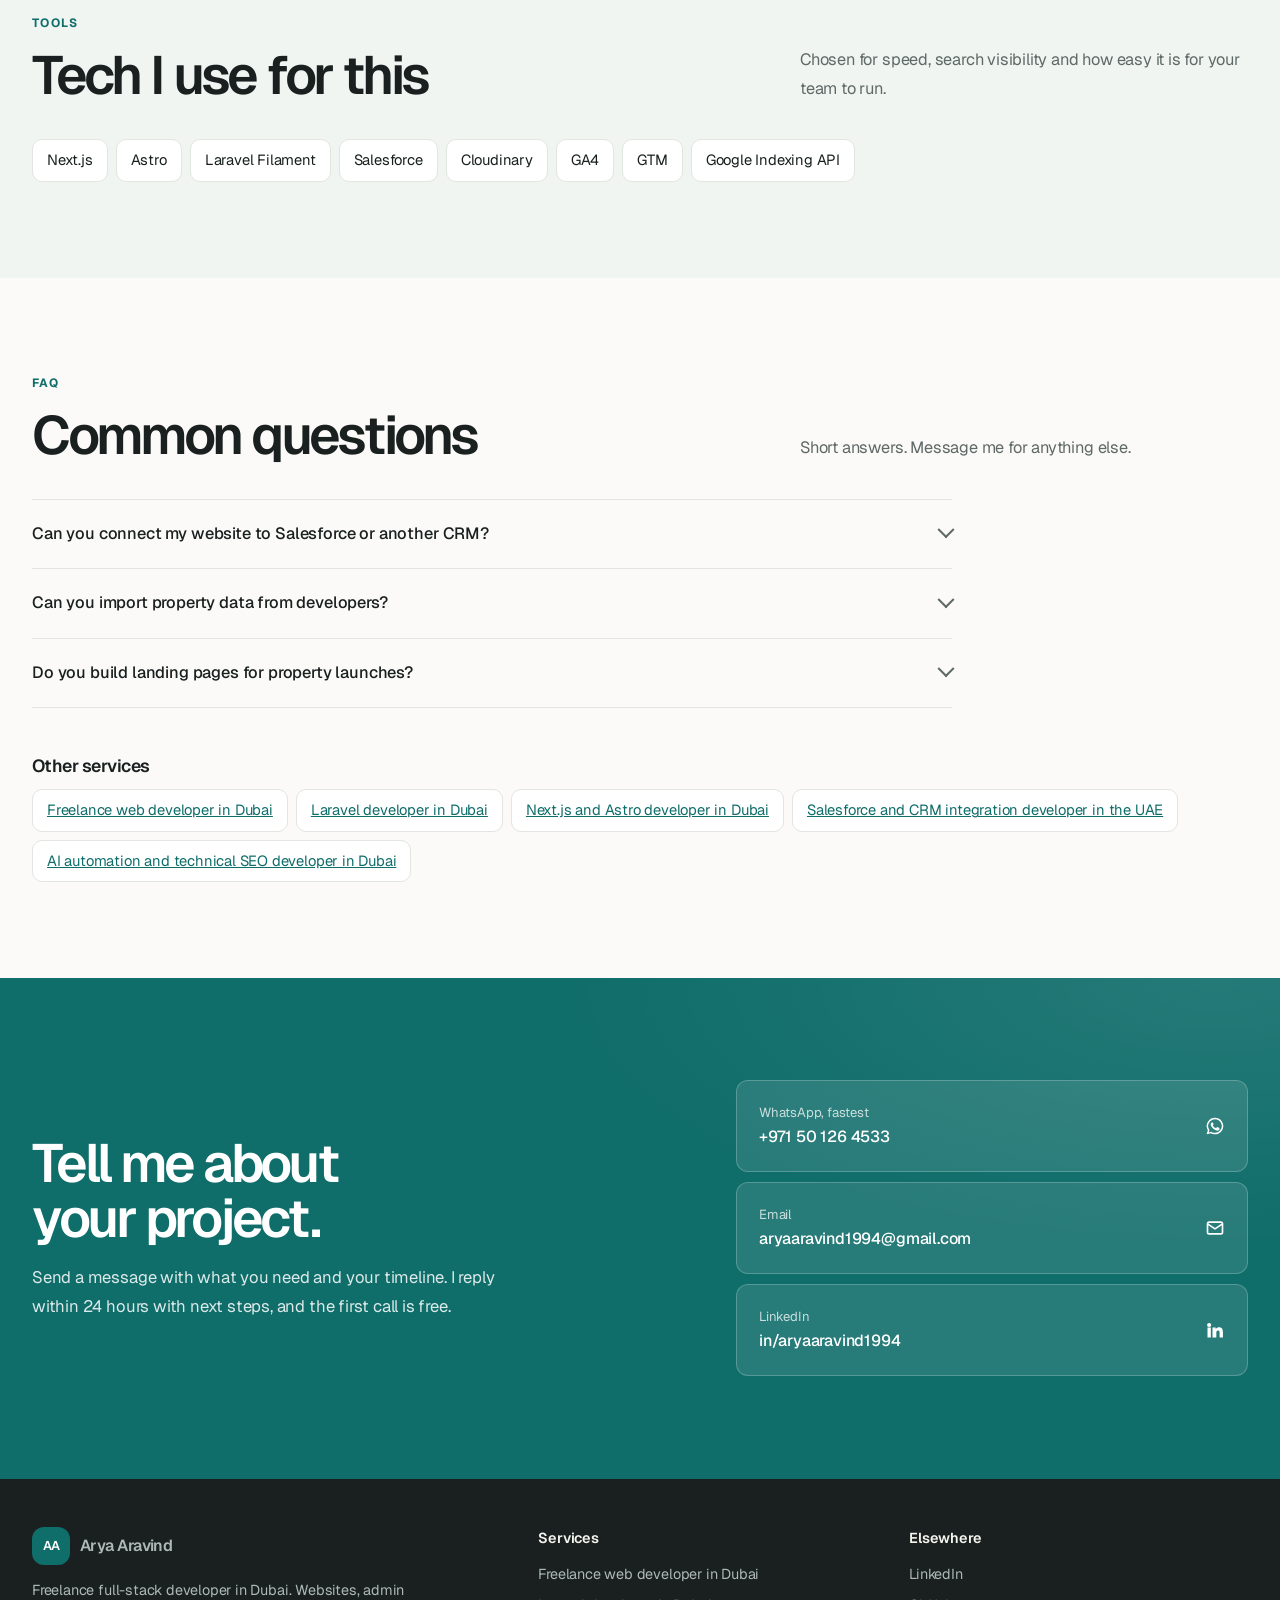
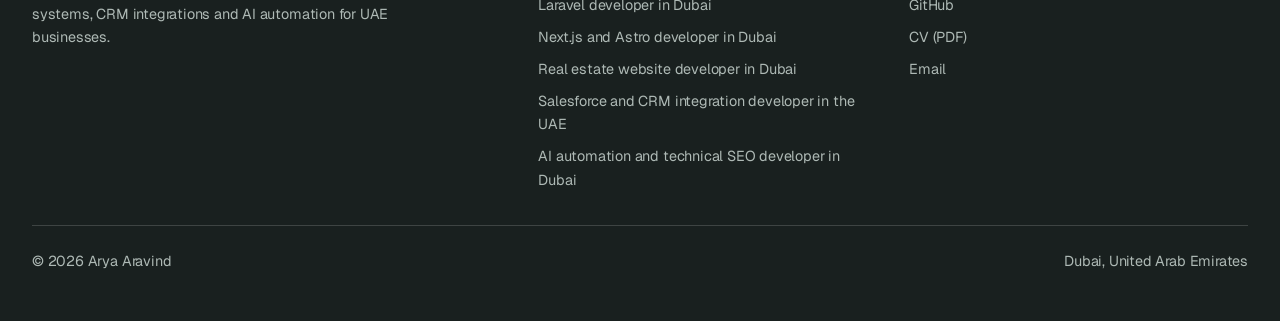
<file: real-estate-website-developer-dubai/index.html>
<!DOCTYPE html>
<html lang="en">
<head>
<meta charset="UTF-8">
<meta name="viewport" content="width=device-width, initial-scale=1, viewport-fit=cover">
<title>Real Estate Website Developer in Dubai | Arya Aravind</title>
<meta name="claude:viewport-fit-sides" content="cover">
<meta name="description" content="Real estate website developer in Dubai. Property portals, developer websites, off-plan landing pages and Salesforce lead routing for UAE brokers and developers.">
<link rel="canonical" href="https://aryaaravind.com/real-estate-website-developer-dubai/">
<meta name="robots" content="index, follow, max-image-preview:large, max-snippet:-1">
<meta name="author" content="Arya Aravind">
<meta name="geo.region" content="AE-DU">
<meta name="geo.placename" content="Dubai">
<meta property="og:type" content="website">
<meta property="og:site_name" content="Arya Aravind">
<meta property="og:title" content="Real Estate Website Developer in Dubai | Arya Aravind">
<meta property="og:description" content="Real estate website developer in Dubai. Property portals, developer websites, off-plan landing pages and Salesforce lead routing for UAE brokers and developers.">
<meta property="og:url" content="https://aryaaravind.com/real-estate-website-developer-dubai/">
<meta property="og:image" content="https://aryaaravind.com/images/og.png">
<meta property="og:image:width" content="1200">
<meta property="og:image:height" content="630">
<meta property="og:locale" content="en_AE">
<meta name="twitter:card" content="summary_large_image">
<meta name="twitter:title" content="Real Estate Website Developer in Dubai | Arya Aravind">
<meta name="twitter:description" content="Real estate website developer in Dubai. Property portals, developer websites, off-plan landing pages and Salesforce lead routing for UAE brokers and developers.">
<meta name="twitter:image" content="https://aryaaravind.com/images/og.png">
<meta name="theme-color" content="#0F6D6A">
<link rel="icon" href="../favicon.svg" type="image/svg+xml">
<link rel="apple-touch-icon" href="../images/apple-touch-icon.png">
<link rel="preconnect" href="https://fonts.googleapis.com">
<link rel="preconnect" href="https://fonts.gstatic.com" crossorigin>
<link rel="stylesheet" href="https://fonts.googleapis.com/css2?family=Geist:wght@400;500;600&display=swap">
<link rel="stylesheet" href="../assets/site.css">
<script type="application/ld+json">{"@context": "https://schema.org", "@graph": [{"@type": "Person", "@id": "https://aryaaravind.com/#arya", "name": "Arya Aravind", "url": "https://aryaaravind.com/", "image": "https://aryaaravind.com/images/arya.png", "jobTitle": "Full-Stack Web Developer", "description": "Freelance full-stack web developer in Dubai with 8+ years building websites, admin systems and CRM integrations for UAE businesses.", "email": "mailto:aryaaravind1994@gmail.com", "telephone": "+971501264533", "address": {"@type": "PostalAddress", "addressLocality": "Dubai", "addressCountry": "AE"}, "worksFor": {"@type": "Organization", "name": "Elysian Real Estate", "url": "https://elysian.com"}, "alumniOf": {"@type": "CollegeOrUniversity", "name": "Amal Jyothi College of Engineering"}, "knowsLanguage": ["English", "Hindi", "Malayalam"], "knowsAbout": ["Laravel", "PHP", "Filament", "Next.js", "Astro", "React", "Python", "MySQL", "PostgreSQL", "Supabase", "Salesforce integration", "Technical SEO", "Core Web Vitals", "Claude API", "AI automation", "Real estate websites"], "sameAs": ["https://www.linkedin.com/in/aryaaravind1994", "https://github.com/arya-git-25"]}, {"@type": "Service", "name": "Real estate website developer in Dubai", "url": "https://aryaaravind.com/real-estate-website-developer-dubai/", "description": "Real estate website developer in Dubai. Property portals, developer websites, off-plan landing pages and Salesforce lead routing for UAE brokers and developers.", "provider": {"@id": "https://aryaaravind.com/#arya"}, "areaServed": [{"@type": "City", "name": "Dubai"}, {"@type": "Country", "name": "United Arab Emirates"}], "serviceType": "Real estate websites"}, {"@type": "BreadcrumbList", "itemListElement": [{"@type": "ListItem", "position": 1, "name": "Home", "item": "https://aryaaravind.com/"}, {"@type": "ListItem", "position": 2, "name": "Real estate website developer in Dubai", "item": "https://aryaaravind.com/real-estate-website-developer-dubai/"}]}, {"@type": "FAQPage", "mainEntity": [{"@type": "Question", "name": "Can you connect my website to Salesforce or another CRM?", "acceptedAnswer": {"@type": "Answer", "text": "Yes. I've connected websites, ad platforms and chatbots to Salesforce, with leads grouped by source and intent."}}, {"@type": "Question", "name": "Can you import property data from developers?", "acceptedAnswer": {"@type": "Answer", "text": "Yes. I've built pipelines that pull projects from developer feeds and PDF brochures and publish them automatically."}}, {"@type": "Question", "name": "Do you build landing pages for property launches?", "acceptedAnswer": {"@type": "Answer", "text": "Yes, with fast load times and conversion tracking so you can see which campaigns bring buyers."}}]}]}</script>
</head>
<body>
<a class="skip" href="#main">Skip to content</a>
<header class="site-head">
  <div class="wrap">
    <a class="logo" href="../"><span>AA</span>Arya Aravind</a>
    <ul class="menu">
      <li><a href="../#work">Work</a></li>
      <li><a href="../#results">Results</a></li>
      <li><a href="../#services">Services</a></li>
      <li><a href="../#about">About</a></li>
      <li><a href="../#faq">FAQ</a></li>
    </ul>
    <a class="btn btn-primary" href="https://wa.me/971501264533?text=Hi%20Arya%2C%20I%20have%20a%20project%20I%27d%20like%20to%20discuss." target="_blank" rel="noopener">Start a project</a>
  </div>
</header>
<main id="main">
<div class="wrap"><nav class="crumbs" aria-label="Breadcrumb"><a href="../">Home</a> / Real estate website developer in Dubai</nav></div>
<section class="page-hero">
  <div class="wrap">
    <span class="status"><i></i>Available for freelance and contract work</span>
    <h1>Real estate website developer in Dubai</h1>
    <p class="lead">Four years building for Dubai real estate: developer brand sites, an off-plan portal with 2,900+ projects, campaign pages and the CRM wiring behind them.</p>
    <div class="cta">
      <a class="btn btn-primary" href="https://wa.me/971501264533?text=Hi%20Arya%2C%20I%20have%20a%20project%20I%27d%20like%20to%20discuss." target="_blank" rel="noopener"><svg viewBox="0 0 24 24" fill="currentColor"><path d="M12 2a10 10 0 0 0-8.6 15.1L2 22l5-1.3A10 10 0 1 0 12 2Zm0 18.2a8.2 8.2 0 0 1-4.2-1.1l-.3-.2-3 .8.8-2.9-.2-.3A8.2 8.2 0 1 1 12 20.2Zm4.5-6.1c-.2-.1-1.5-.7-1.7-.8s-.4-.1-.6.1-.7.8-.8 1-.3.2-.5.1a6.7 6.7 0 0 1-3.4-2.9c-.3-.4.3-.4.8-1.3.1-.2 0-.3 0-.4l-.8-1.8c-.2-.5-.4-.4-.6-.4h-.5a1 1 0 0 0-.7.3 3 3 0 0 0-.9 2.2 5.2 5.2 0 0 0 1.1 2.7 11.8 11.8 0 0 0 4.5 4c1.7.7 2.3.8 3.2.6a2.7 2.7 0 0 0 1.8-1.2 2.2 2.2 0 0 0 .1-1.3c0-.1-.2-.2-.5-.3Z"/></svg>Get a free quote</a>
      <a class="btn btn-ghost" href="#projects">See related work</a>
    </div>
  </div>
</section>
<section class="section tint">
  <div class="wrap prose">
    <h2>What I build</h2>
    <ul><li><span><b>Off-plan and listing portals</b> with search by area, developer, price and handover</span></li><li><span><b>Developer and project websites</b> with galleries, floor plans and brochures</span></li><li><span><b>Campaign landing pages</b> for launches and investor roadshows</span></li><li><span><b>Lead routing</b> into Salesforce or your CRM, with spam filtered out</span></li><li><span><b>Area guides and multi-language content</b> that rank for local searches</span></li></ul>
    <div><h3 style="font-size:1.2rem;margin-bottom:14px">Why clients choose me</h3><ul><li><span><b>I know the market:</b> RERA, off-plan payment plans, handover dates and developer feeds</span></li><li><span><b>Leads don't get lost:</b> forms route straight into Salesforce</span></li><li><span><b>Tracking that works:</b> GA4, GTM, Search Console and Clarity set up properly</span></li><li><span><b>Live work you can check:</b> elysian.com, offplansearchuae.com, elysiandevelopments.com</span></li></ul></div>
  </div>
</section>
<section class="section" id="projects">
  <div class="wrap">
    <div class="head"><div><span class="kicker">Related work</span><h2>Projects like this</h2></div><p>Live work you can check today.</p></div>
    <div class="work"><article class="card">
  <div class="shot"><img src="../images/offplan-portal.jpg" alt="Offplan Search UAE property search homepage" width="1400" height="746" loading="lazy" decoding="async"></div>
  <div class="body">
    <div class="meta"><span>Elysian Real Estate</span><span class="pill">Property portal</span></div>
    <h3>Off-plan property portal, fully automated</h3>
    <p class="win">2,900+ projects published and kept current with zero manual work</p>
    <p class="desc">A Dubai off-plan search portal built end to end with AI-assisted development. Data, content, images, indexing and analytics all run on their own.</p>
    <ul class="points"><li>Scrapes developer sources every week, so new launches and price changes go live automatically</li><li>AI writes listing copy, investment highlights and FAQ schema for every project</li><li>Each new page is submitted to Google the moment it&#x27;s published</li><li>Built for Google and AI answers: server-rendered pages, answer-first AEO copy, FAQ and investment schema, self-updating sitemap</li><li>Every visitor journey is recorded, from first search to enquiry</li><li>Search by area, developer, price, handover and lifestyle, in AED, USD, EUR or GBP</li></ul>
    <dl class="tech"><div><dt>Front end</dt><dd><span>Next.js 14</span><span>React</span><span>Tailwind CSS</span></dd></div><div><dt>Data</dt><dd><span>Supabase</span><span>PostgreSQL</span><span>Cloudinary</span></dd></div><div><dt>Automation</dt><dd><span>Python</span><span>Playwright</span><span>PyMuPDF</span><span>Claude API</span><span>Flask</span><span>Telegram Bot</span></dd></div><div><dt>SEO, AEO, GEO</dt><dd><span>Server rendering</span><span>JSON-LD</span><span>FAQ schema</span><span>AEO copy</span><span>Google Indexing API</span><span>Dynamic sitemap</span></dd></div><div><dt>Hosting</dt><dd><span>Vercel</span></dd></div></dl>
    <div class="foot"><span class="role">Solo: architecture, build, launch<i></i>Live, refreshes weekly</span><span class="link"><a href="https://offplansearchuae.com" target="_blank" rel="noopener">Visit offplansearchuae.com ↗</a></span></div>
  </div>
</article><article class="card">
  <div class="shot"><img src="../images/landing-page.jpg" alt="Dubai Waterfront Properties campaign landing page" width="1400" height="746" loading="lazy" decoding="async"></div>
  <div class="body">
    <div class="meta"><span>Elysian Real Estate</span><span class="pill">Lead generation</span></div>
    <h3>Campaign landing pages</h3>
    <p class="win">Every ad enquiry lands in Salesforce within seconds</p>
    <p class="desc">Fast single-purpose pages for off-plan launches and investor campaigns.</p>
    <ul class="points"><li>Launch-ready in days, not weeks</li><li>Leads routed into Salesforce with spam filtered out</li><li>UTM capture so every lead carries its ad source</li><li>Conversion events for Meta, Google and ChatGPT ads</li></ul>
    <dl class="tech"><div><dt>Build</dt><dd><span>Astro</span><span>HTML/CSS</span><span>Tailwind CSS</span></dd></div><div><dt>Leads</dt><dd><span>Zapier</span><span>Mailchimp</span><span>Salesforce</span></dd></div><div><dt>Tracking</dt><dd><span>GTM</span><span>GA4</span></dd></div></dl>
    <div class="foot"><span class="role">Design and build<i></i>Live</span><span class="link"><a href="https://elysian.com/dubai-waterfront-properties" target="_blank" rel="noopener">See the waterfront page ↗</a></span></div>
  </div>
</article><article class="card">
  <div class="shot"><img src="../images/elysian-developments.jpg" alt="Elysian Developments homepage, Design for Well-Being" width="1400" height="746" loading="lazy" decoding="async"></div>
  <div class="body">
    <div class="meta"><span>Elysian Developments</span><span class="pill">Brand websites</span></div>
    <h3>Developer websites: Elysian, Emerge, Esme</h3>
    <p class="win">GTmetrix grade D to B, 1.0s load, 92/100 mobile SEO</p>
    <p class="desc">Editorial, image-led sites for a Dubai developer and its project brands.</p>
    <ul class="points"><li>Main content visible in 1.0s with zero layout shift</li><li>Three brand sites managed from one admin</li><li>Event registration pages for launches</li><li>Image-heavy design kept fast with optimised media</li></ul>
    <dl class="tech"><div><dt>Front end</dt><dd><span>Astro</span><span>React</span><span>Tailwind CSS</span></dd></div><div><dt>Back end</dt><dd><span>Laravel Filament</span><span>PHP</span><span>MySQL</span></dd></div></dl>
    <div class="foot"><span class="role">Build, speed and SEO<i></i>Live</span><span class="link"><a href="https://elysiandevelopments.com" target="_blank" rel="noopener">Visit elysiandevelopments.com ↗</a></span></div>
  </div>
</article></div>
  </div>
</section>
<section class="section teal">
  <div class="wrap">
    <div class="head"><div><span class="kicker">Tools</span><h2>Tech I use for this</h2></div><p>Chosen for speed, search visibility and how easy it is for your team to run.</p></div>
    <ul class="stack"><li>Next.js</li><li>Astro</li><li>Laravel Filament</li><li>Salesforce</li><li>Cloudinary</li><li>GA4</li><li>GTM</li><li>Google Indexing API</li></ul>
  </div>
</section>
<section class="section">
  <div class="wrap">
    <div class="head"><div><span class="kicker">FAQ</span><h2>Common questions</h2></div><p>Short answers. Message me for anything else.</p></div>
    <div class="faq"><details><summary>Can you connect my website to Salesforce or another CRM?</summary><p class="a">Yes. I&#x27;ve connected websites, ad platforms and chatbots to Salesforce, with leads grouped by source and intent.</p></details><details><summary>Can you import property data from developers?</summary><p class="a">Yes. I&#x27;ve built pipelines that pull projects from developer feeds and PDF brochures and publish them automatically.</p></details><details><summary>Do you build landing pages for property launches?</summary><p class="a">Yes, with fast load times and conversion tracking so you can see which campaigns bring buyers.</p></details></div>
    <h3 style="font-size:1.1rem;margin:48px 0 14px">Other services</h3><ul class="stack"><li><a href="../freelance-web-developer-dubai/">Freelance web developer in Dubai</a></li><li><a href="../laravel-developer-dubai/">Laravel developer in Dubai</a></li><li><a href="../nextjs-developer-dubai/">Next.js and Astro developer in Dubai</a></li><li><a href="../salesforce-integration-developer-uae/">Salesforce and CRM integration developer in the UAE</a></li><li><a href="../ai-automation-developer-dubai/">AI automation and technical SEO developer in Dubai</a></li></ul>
  </div>
</section>
</main>
<section class="contact" id="contact">
  <div class="wrap">
    <div>
      <h2>Tell me about your project.</h2>
      <p>Send a message with what you need and your timeline. I reply within 24 hours with next steps, and the first call is free.</p>
    </div>
    <div class="ways">
      <a href="https://wa.me/971501264533?text=Hi%20Arya%2C%20I%20have%20a%20project%20I%27d%20like%20to%20discuss." target="_blank" rel="noopener"><span><small>WhatsApp, fastest</small><b>+971 50 126 4533</b></span><svg viewBox="0 0 24 24" fill="currentColor"><path d="M12 2a10 10 0 0 0-8.6 15.1L2 22l5-1.3A10 10 0 1 0 12 2Zm0 18.2a8.2 8.2 0 0 1-4.2-1.1l-.3-.2-3 .8.8-2.9-.2-.3A8.2 8.2 0 1 1 12 20.2Zm4.5-6.1c-.2-.1-1.5-.7-1.7-.8s-.4-.1-.6.1-.7.8-.8 1-.3.2-.5.1a6.7 6.7 0 0 1-3.4-2.9c-.3-.4.3-.4.8-1.3.1-.2 0-.3 0-.4l-.8-1.8c-.2-.5-.4-.4-.6-.4h-.5a1 1 0 0 0-.7.3 3 3 0 0 0-.9 2.2 5.2 5.2 0 0 0 1.1 2.7 11.8 11.8 0 0 0 4.5 4c1.7.7 2.3.8 3.2.6a2.7 2.7 0 0 0 1.8-1.2 2.2 2.2 0 0 0 .1-1.3c0-.1-.2-.2-.5-.3Z"/></svg></a>
      <a href="mailto:aryaaravind1994@gmail.com?subject=Project%20enquiry"><span><small>Email</small><b>aryaaravind1994@gmail.com</b></span><svg viewBox="0 0 24 24" fill="none" stroke="currentColor" stroke-width="2"><rect x="3" y="5" width="18" height="14" rx="2"/><path d="m3 7 9 6 9-6"/></svg></a>
      <a href="https://www.linkedin.com/in/aryaaravind1994" target="_blank" rel="noopener"><span><small>LinkedIn</small><b>in/aryaaravind1994</b></span><svg viewBox="0 0 24 24" fill="currentColor"><path d="M4.98 3.5a2.5 2.5 0 1 1 0 5 2.5 2.5 0 0 1 0-5ZM3 9h4v12H3zM9 9h3.8v1.7h.1a4.2 4.2 0 0 1 3.8-2c4 0 4.8 2.7 4.8 6.1V21h-4v-5.4c0-1.3 0-3-1.8-3s-2.1 1.4-2.1 2.9V21H9z"/></svg></a>
    </div>
  </div>
</section>
<footer class="site-foot">
  <div class="wrap">
    <div>
      <a class="logo" href="../"><span>AA</span>Arya Aravind</a>
      <p style="margin-top:14px;max-width:40ch">Freelance full-stack developer in Dubai. Websites, admin systems, CRM integrations and AI automation for UAE businesses.</p>
    </div>
    <div><h4>Services</h4><ul><li><a href="../freelance-web-developer-dubai/">Freelance web developer in Dubai</a></li><li><a href="../laravel-developer-dubai/">Laravel developer in Dubai</a></li><li><a href="../nextjs-developer-dubai/">Next.js and Astro developer in Dubai</a></li><li><a href="../real-estate-website-developer-dubai/">Real estate website developer in Dubai</a></li><li><a href="../salesforce-integration-developer-uae/">Salesforce and CRM integration developer in the UAE</a></li><li><a href="../ai-automation-developer-dubai/">AI automation and technical SEO developer in Dubai</a></li></ul></div>
    <div><h4>Elsewhere</h4><ul>
      <li><a href="https://www.linkedin.com/in/aryaaravind1994" target="_blank" rel="noopener">LinkedIn</a></li>
      <li><a href="https://github.com/arya-git-25" target="_blank" rel="noopener">GitHub</a></li>
      <li><a href="../Arya_Aravind_CV.pdf" target="_blank" rel="noopener">CV (PDF)</a></li>
      <li><a href="mailto:aryaaravind1994@gmail.com">Email</a></li>
    </ul></div>
    <div class="base"><span>© <span id="year">2026</span> Arya Aravind</span><span>Dubai, United Arab Emirates</span></div>
  </div>
</footer>
<script src="../assets/site.js" defer></script>
</body>
</html>
</file>
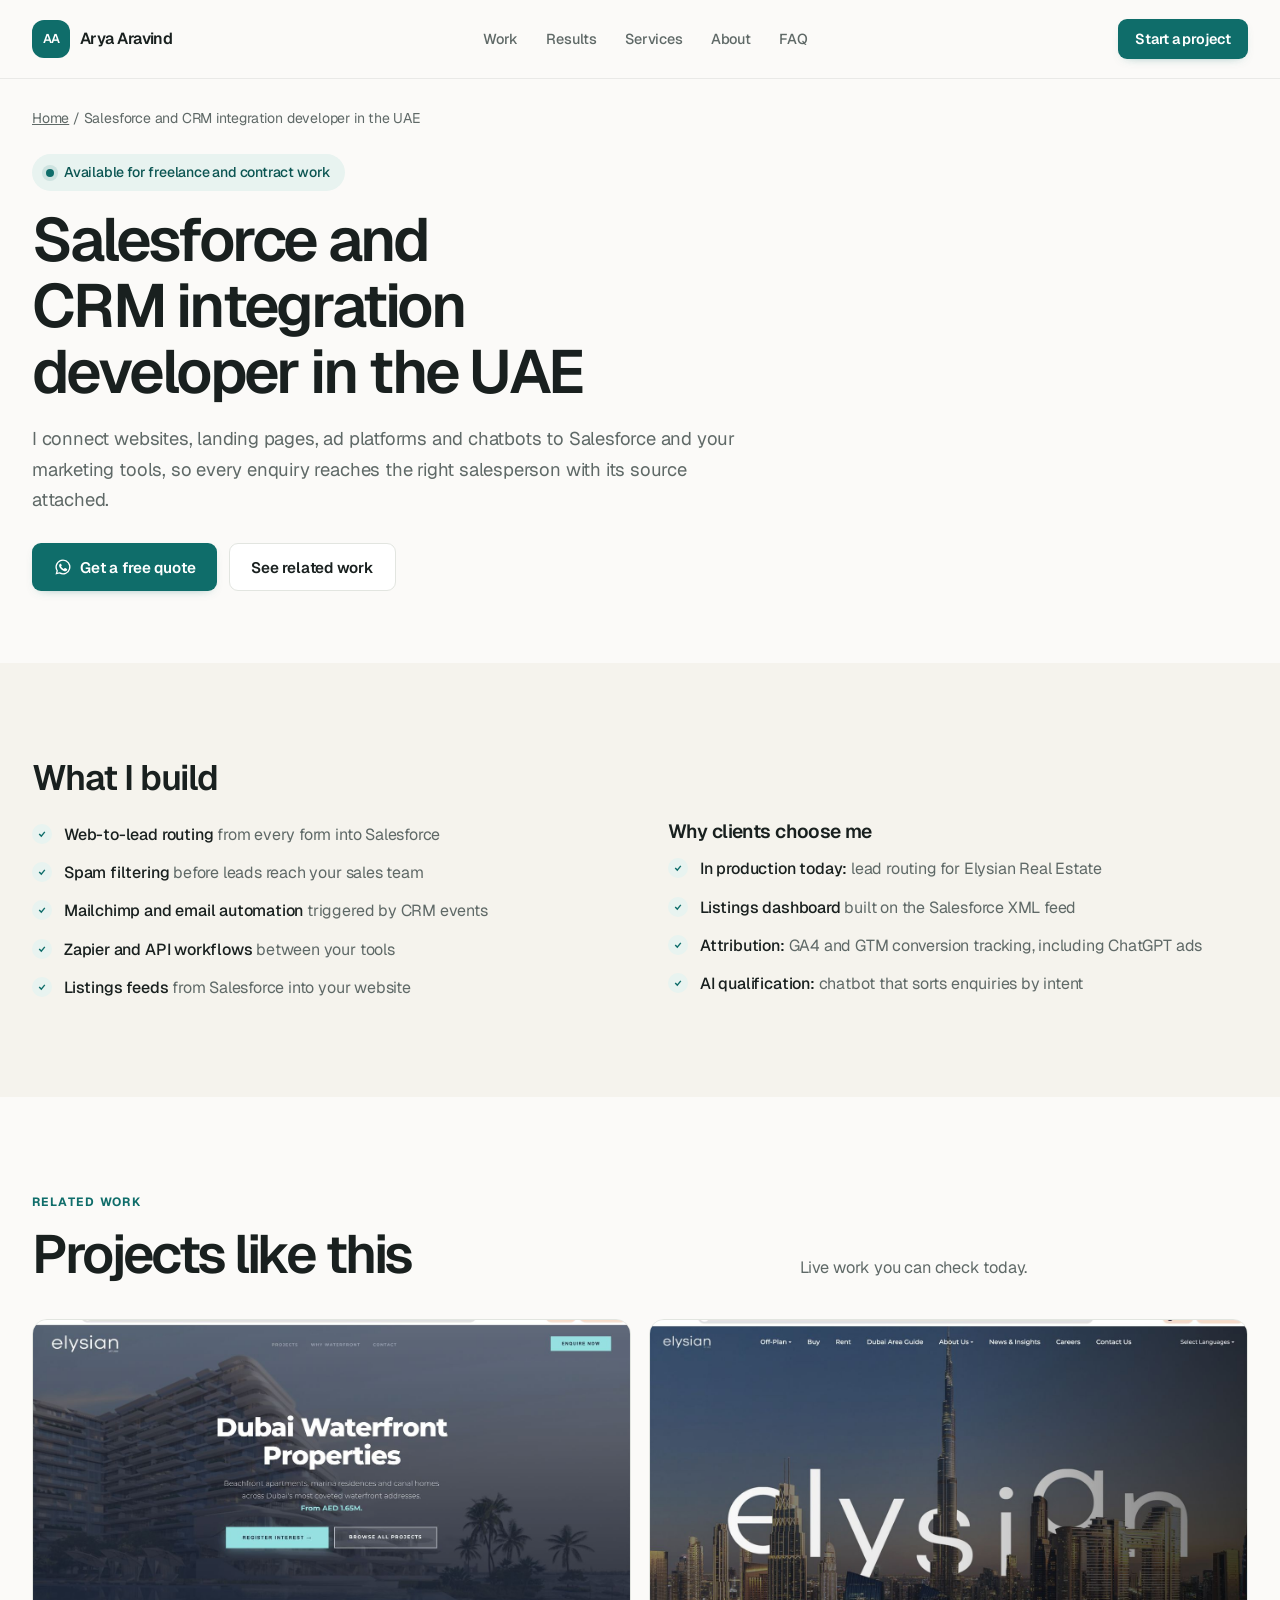
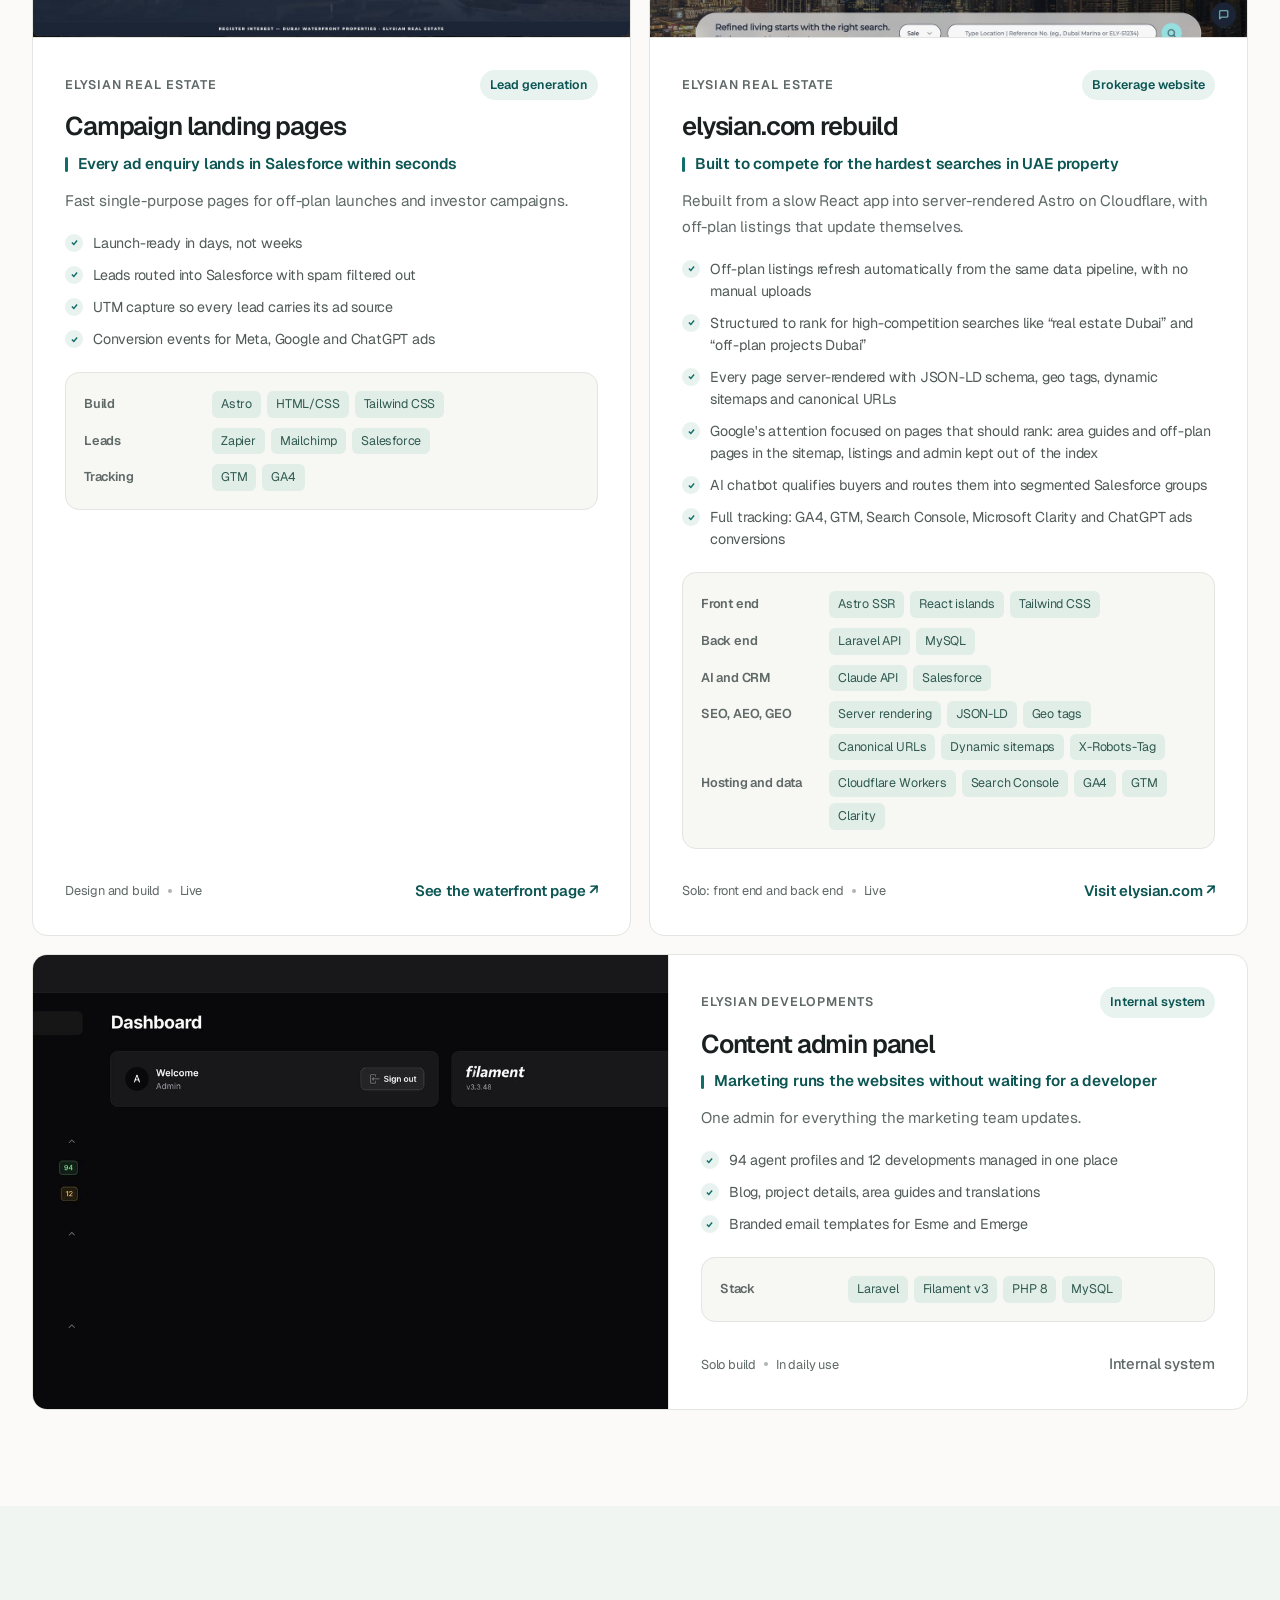
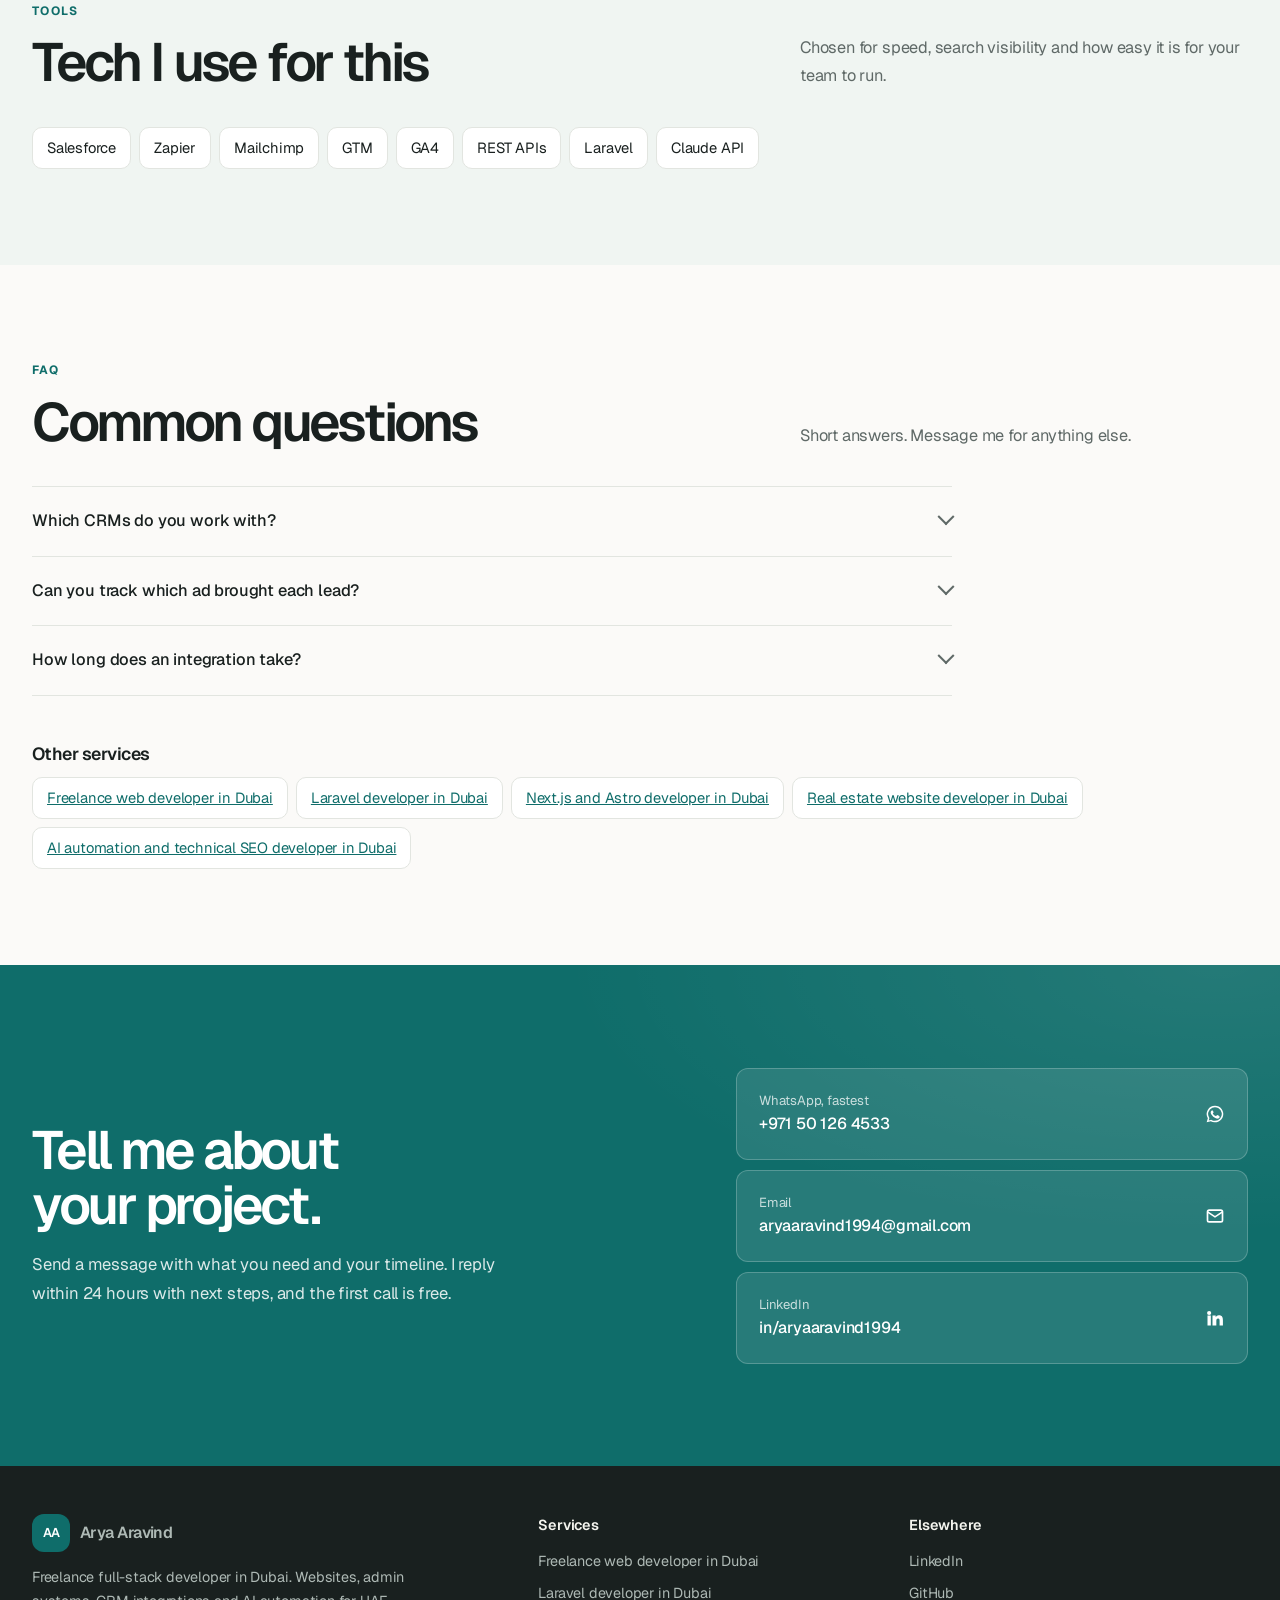
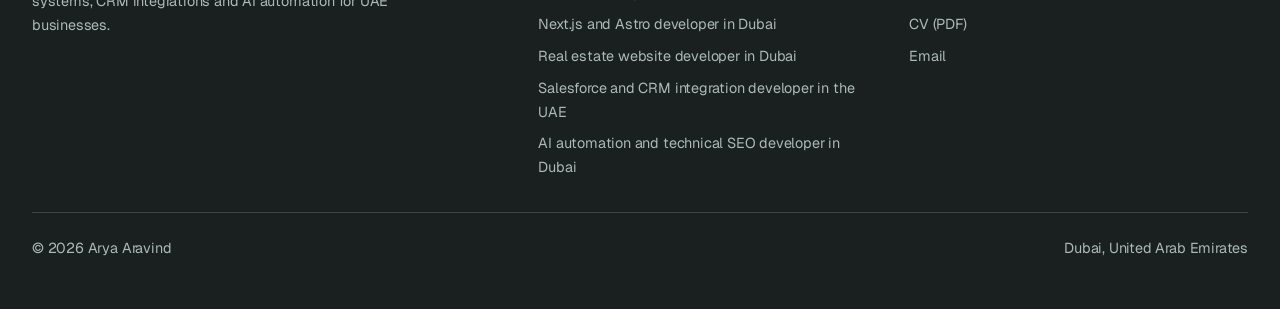
<file: salesforce-integration-developer-uae/index.html>
<!DOCTYPE html>
<html lang="en">
<head>
<meta charset="UTF-8">
<meta name="viewport" content="width=device-width, initial-scale=1, viewport-fit=cover">
<title>Salesforce &amp; CRM Integration Developer in UAE | Arya Aravind</title>
<meta name="claude:viewport-fit-sides" content="cover">
<meta name="description" content="Website to Salesforce integration in Dubai and the UAE. Lead routing, spam filtering, Mailchimp and Zapier automation, and conversion tracking.">
<link rel="canonical" href="https://aryaaravind.com/salesforce-integration-developer-uae/">
<meta name="robots" content="index, follow, max-image-preview:large, max-snippet:-1">
<meta name="author" content="Arya Aravind">
<meta name="geo.region" content="AE-DU">
<meta name="geo.placename" content="Dubai">
<meta property="og:type" content="website">
<meta property="og:site_name" content="Arya Aravind">
<meta property="og:title" content="Salesforce &amp; CRM Integration Developer in UAE | Arya Aravind">
<meta property="og:description" content="Website to Salesforce integration in Dubai and the UAE. Lead routing, spam filtering, Mailchimp and Zapier automation, and conversion tracking.">
<meta property="og:url" content="https://aryaaravind.com/salesforce-integration-developer-uae/">
<meta property="og:image" content="https://aryaaravind.com/images/og.png">
<meta property="og:image:width" content="1200">
<meta property="og:image:height" content="630">
<meta property="og:locale" content="en_AE">
<meta name="twitter:card" content="summary_large_image">
<meta name="twitter:title" content="Salesforce &amp; CRM Integration Developer in UAE | Arya Aravind">
<meta name="twitter:description" content="Website to Salesforce integration in Dubai and the UAE. Lead routing, spam filtering, Mailchimp and Zapier automation, and conversion tracking.">
<meta name="twitter:image" content="https://aryaaravind.com/images/og.png">
<meta name="theme-color" content="#0F6D6A">
<link rel="icon" href="../favicon.svg" type="image/svg+xml">
<link rel="apple-touch-icon" href="../images/apple-touch-icon.png">
<link rel="preconnect" href="https://fonts.googleapis.com">
<link rel="preconnect" href="https://fonts.gstatic.com" crossorigin>
<link rel="stylesheet" href="https://fonts.googleapis.com/css2?family=Geist:wght@400;500;600&display=swap">
<link rel="stylesheet" href="../assets/site.css">
<script type="application/ld+json">{"@context": "https://schema.org", "@graph": [{"@type": "Person", "@id": "https://aryaaravind.com/#arya", "name": "Arya Aravind", "url": "https://aryaaravind.com/", "image": "https://aryaaravind.com/images/arya.png", "jobTitle": "Full-Stack Web Developer", "description": "Freelance full-stack web developer in Dubai with 8+ years building websites, admin systems and CRM integrations for UAE businesses.", "email": "mailto:aryaaravind1994@gmail.com", "telephone": "+971501264533", "address": {"@type": "PostalAddress", "addressLocality": "Dubai", "addressCountry": "AE"}, "worksFor": {"@type": "Organization", "name": "Elysian Real Estate", "url": "https://elysian.com"}, "alumniOf": {"@type": "CollegeOrUniversity", "name": "Amal Jyothi College of Engineering"}, "knowsLanguage": ["English", "Hindi", "Malayalam"], "knowsAbout": ["Laravel", "PHP", "Filament", "Next.js", "Astro", "React", "Python", "MySQL", "PostgreSQL", "Supabase", "Salesforce integration", "Technical SEO", "Core Web Vitals", "Claude API", "AI automation", "Real estate websites"], "sameAs": ["https://www.linkedin.com/in/aryaaravind1994", "https://github.com/arya-git-25"]}, {"@type": "Service", "name": "Salesforce and CRM integration developer in the UAE", "url": "https://aryaaravind.com/salesforce-integration-developer-uae/", "description": "Website to Salesforce integration in Dubai and the UAE. Lead routing, spam filtering, Mailchimp and Zapier automation, and conversion tracking.", "provider": {"@id": "https://aryaaravind.com/#arya"}, "areaServed": [{"@type": "City", "name": "Dubai"}, {"@type": "Country", "name": "United Arab Emirates"}], "serviceType": "CRM integrations"}, {"@type": "BreadcrumbList", "itemListElement": [{"@type": "ListItem", "position": 1, "name": "Home", "item": "https://aryaaravind.com/"}, {"@type": "ListItem", "position": 2, "name": "Salesforce and CRM integration developer in the UAE", "item": "https://aryaaravind.com/salesforce-integration-developer-uae/"}]}, {"@type": "FAQPage", "mainEntity": [{"@type": "Question", "name": "Which CRMs do you work with?", "acceptedAnswer": {"@type": "Answer", "text": "Mostly Salesforce, plus anything with an API or a Zapier connector."}}, {"@type": "Question", "name": "Can you track which ad brought each lead?", "acceptedAnswer": {"@type": "Answer", "text": "Yes. I set up UTM capture, GA4 key events and GTM so the source travels with the lead into your CRM."}}, {"@type": "Question", "name": "How long does an integration take?", "acceptedAnswer": {"@type": "Answer", "text": "Usually one to three weeks, depending on how many forms and tools are involved."}}]}]}</script>
</head>
<body>
<a class="skip" href="#main">Skip to content</a>
<header class="site-head">
  <div class="wrap">
    <a class="logo" href="../"><span>AA</span>Arya Aravind</a>
    <ul class="menu">
      <li><a href="../#work">Work</a></li>
      <li><a href="../#results">Results</a></li>
      <li><a href="../#services">Services</a></li>
      <li><a href="../#about">About</a></li>
      <li><a href="../#faq">FAQ</a></li>
    </ul>
    <a class="btn btn-primary" href="https://wa.me/971501264533?text=Hi%20Arya%2C%20I%20have%20a%20project%20I%27d%20like%20to%20discuss." target="_blank" rel="noopener">Start a project</a>
  </div>
</header>
<main id="main">
<div class="wrap"><nav class="crumbs" aria-label="Breadcrumb"><a href="../">Home</a> / Salesforce and CRM integration developer in the UAE</nav></div>
<section class="page-hero">
  <div class="wrap">
    <span class="status"><i></i>Available for freelance and contract work</span>
    <h1>Salesforce and CRM integration developer in the UAE</h1>
    <p class="lead">I connect websites, landing pages, ad platforms and chatbots to Salesforce and your marketing tools, so every enquiry reaches the right salesperson with its source attached.</p>
    <div class="cta">
      <a class="btn btn-primary" href="https://wa.me/971501264533?text=Hi%20Arya%2C%20I%20have%20a%20project%20I%27d%20like%20to%20discuss." target="_blank" rel="noopener"><svg viewBox="0 0 24 24" fill="currentColor"><path d="M12 2a10 10 0 0 0-8.6 15.1L2 22l5-1.3A10 10 0 1 0 12 2Zm0 18.2a8.2 8.2 0 0 1-4.2-1.1l-.3-.2-3 .8.8-2.9-.2-.3A8.2 8.2 0 1 1 12 20.2Zm4.5-6.1c-.2-.1-1.5-.7-1.7-.8s-.4-.1-.6.1-.7.8-.8 1-.3.2-.5.1a6.7 6.7 0 0 1-3.4-2.9c-.3-.4.3-.4.8-1.3.1-.2 0-.3 0-.4l-.8-1.8c-.2-.5-.4-.4-.6-.4h-.5a1 1 0 0 0-.7.3 3 3 0 0 0-.9 2.2 5.2 5.2 0 0 0 1.1 2.7 11.8 11.8 0 0 0 4.5 4c1.7.7 2.3.8 3.2.6a2.7 2.7 0 0 0 1.8-1.2 2.2 2.2 0 0 0 .1-1.3c0-.1-.2-.2-.5-.3Z"/></svg>Get a free quote</a>
      <a class="btn btn-ghost" href="#projects">See related work</a>
    </div>
  </div>
</section>
<section class="section tint">
  <div class="wrap prose">
    <h2>What I build</h2>
    <ul><li><span><b>Web-to-lead routing</b> from every form into Salesforce</span></li><li><span><b>Spam filtering</b> before leads reach your sales team</span></li><li><span><b>Mailchimp and email automation</b> triggered by CRM events</span></li><li><span><b>Zapier and API workflows</b> between your tools</span></li><li><span><b>Listings feeds</b> from Salesforce into your website</span></li></ul>
    <div><h3 style="font-size:1.2rem;margin-bottom:14px">Why clients choose me</h3><ul><li><span><b>In production today:</b> lead routing for Elysian Real Estate</span></li><li><span><b>Listings dashboard</b> built on the Salesforce XML feed</span></li><li><span><b>Attribution:</b> GA4 and GTM conversion tracking, including ChatGPT ads</span></li><li><span><b>AI qualification:</b> chatbot that sorts enquiries by intent</span></li></ul></div>
  </div>
</section>
<section class="section" id="projects">
  <div class="wrap">
    <div class="head"><div><span class="kicker">Related work</span><h2>Projects like this</h2></div><p>Live work you can check today.</p></div>
    <div class="work"><article class="card">
  <div class="shot"><img src="../images/landing-page.jpg" alt="Dubai Waterfront Properties campaign landing page" width="1400" height="746" loading="lazy" decoding="async"></div>
  <div class="body">
    <div class="meta"><span>Elysian Real Estate</span><span class="pill">Lead generation</span></div>
    <h3>Campaign landing pages</h3>
    <p class="win">Every ad enquiry lands in Salesforce within seconds</p>
    <p class="desc">Fast single-purpose pages for off-plan launches and investor campaigns.</p>
    <ul class="points"><li>Launch-ready in days, not weeks</li><li>Leads routed into Salesforce with spam filtered out</li><li>UTM capture so every lead carries its ad source</li><li>Conversion events for Meta, Google and ChatGPT ads</li></ul>
    <dl class="tech"><div><dt>Build</dt><dd><span>Astro</span><span>HTML/CSS</span><span>Tailwind CSS</span></dd></div><div><dt>Leads</dt><dd><span>Zapier</span><span>Mailchimp</span><span>Salesforce</span></dd></div><div><dt>Tracking</dt><dd><span>GTM</span><span>GA4</span></dd></div></dl>
    <div class="foot"><span class="role">Design and build<i></i>Live</span><span class="link"><a href="https://elysian.com/dubai-waterfront-properties" target="_blank" rel="noopener">See the waterfront page ↗</a></span></div>
  </div>
</article><article class="card">
  <div class="shot"><img src="../images/elysian-com.jpg" alt="elysian.com homepage with Dubai skyline and property search" width="1400" height="746" loading="lazy" decoding="async"></div>
  <div class="body">
    <div class="meta"><span>Elysian Real Estate</span><span class="pill">Brokerage website</span></div>
    <h3>elysian.com rebuild</h3>
    <p class="win">Built to compete for the hardest searches in UAE property</p>
    <p class="desc">Rebuilt from a slow React app into server-rendered Astro on Cloudflare, with off-plan listings that update themselves.</p>
    <ul class="points"><li>Off-plan listings refresh automatically from the same data pipeline, with no manual uploads</li><li>Structured to rank for high-competition searches like “real estate Dubai” and “off-plan projects Dubai”</li><li>Every page server-rendered with JSON-LD schema, geo tags, dynamic sitemaps and canonical URLs</li><li>Google&#x27;s attention focused on pages that should rank: area guides and off-plan pages in the sitemap, listings and admin kept out of the index</li><li>AI chatbot qualifies buyers and routes them into segmented Salesforce groups</li><li>Full tracking: GA4, GTM, Search Console, Microsoft Clarity and ChatGPT ads conversions</li></ul>
    <dl class="tech"><div><dt>Front end</dt><dd><span>Astro SSR</span><span>React islands</span><span>Tailwind CSS</span></dd></div><div><dt>Back end</dt><dd><span>Laravel API</span><span>MySQL</span></dd></div><div><dt>AI and CRM</dt><dd><span>Claude API</span><span>Salesforce</span></dd></div><div><dt>SEO, AEO, GEO</dt><dd><span>Server rendering</span><span>JSON-LD</span><span>Geo tags</span><span>Canonical URLs</span><span>Dynamic sitemaps</span><span>X-Robots-Tag</span></dd></div><div><dt>Hosting and data</dt><dd><span>Cloudflare Workers</span><span>Search Console</span><span>GA4</span><span>GTM</span><span>Clarity</span></dd></div></dl>
    <div class="foot"><span class="role">Solo: front end and back end<i></i>Live</span><span class="link"><a href="https://elysian.com" target="_blank" rel="noopener">Visit elysian.com ↗</a></span></div>
  </div>
</article><article class="card">
  <div class="shot"><img src="../images/admin-panel.jpg" alt="Laravel Filament admin panel with agents, area guides and translations" width="1400" height="746" loading="lazy" decoding="async"></div>
  <div class="body">
    <div class="meta"><span>Elysian Developments</span><span class="pill">Internal system</span></div>
    <h3>Content admin panel</h3>
    <p class="win">Marketing runs the websites without waiting for a developer</p>
    <p class="desc">One admin for everything the marketing team updates.</p>
    <ul class="points"><li>94 agent profiles and 12 developments managed in one place</li><li>Blog, project details, area guides and translations</li><li>Branded email templates for Esme and Emerge</li></ul>
    <dl class="tech"><div><dt>Stack</dt><dd><span>Laravel</span><span>Filament v3</span><span>PHP 8</span><span>MySQL</span></dd></div></dl>
    <div class="foot"><span class="role">Solo build<i></i>In daily use</span><span class="link"><span>Internal system</span></span></div>
  </div>
</article></div>
  </div>
</section>
<section class="section teal">
  <div class="wrap">
    <div class="head"><div><span class="kicker">Tools</span><h2>Tech I use for this</h2></div><p>Chosen for speed, search visibility and how easy it is for your team to run.</p></div>
    <ul class="stack"><li>Salesforce</li><li>Zapier</li><li>Mailchimp</li><li>GTM</li><li>GA4</li><li>REST APIs</li><li>Laravel</li><li>Claude API</li></ul>
  </div>
</section>
<section class="section">
  <div class="wrap">
    <div class="head"><div><span class="kicker">FAQ</span><h2>Common questions</h2></div><p>Short answers. Message me for anything else.</p></div>
    <div class="faq"><details><summary>Which CRMs do you work with?</summary><p class="a">Mostly Salesforce, plus anything with an API or a Zapier connector.</p></details><details><summary>Can you track which ad brought each lead?</summary><p class="a">Yes. I set up UTM capture, GA4 key events and GTM so the source travels with the lead into your CRM.</p></details><details><summary>How long does an integration take?</summary><p class="a">Usually one to three weeks, depending on how many forms and tools are involved.</p></details></div>
    <h3 style="font-size:1.1rem;margin:48px 0 14px">Other services</h3><ul class="stack"><li><a href="../freelance-web-developer-dubai/">Freelance web developer in Dubai</a></li><li><a href="../laravel-developer-dubai/">Laravel developer in Dubai</a></li><li><a href="../nextjs-developer-dubai/">Next.js and Astro developer in Dubai</a></li><li><a href="../real-estate-website-developer-dubai/">Real estate website developer in Dubai</a></li><li><a href="../ai-automation-developer-dubai/">AI automation and technical SEO developer in Dubai</a></li></ul>
  </div>
</section>
</main>
<section class="contact" id="contact">
  <div class="wrap">
    <div>
      <h2>Tell me about your project.</h2>
      <p>Send a message with what you need and your timeline. I reply within 24 hours with next steps, and the first call is free.</p>
    </div>
    <div class="ways">
      <a href="https://wa.me/971501264533?text=Hi%20Arya%2C%20I%20have%20a%20project%20I%27d%20like%20to%20discuss." target="_blank" rel="noopener"><span><small>WhatsApp, fastest</small><b>+971 50 126 4533</b></span><svg viewBox="0 0 24 24" fill="currentColor"><path d="M12 2a10 10 0 0 0-8.6 15.1L2 22l5-1.3A10 10 0 1 0 12 2Zm0 18.2a8.2 8.2 0 0 1-4.2-1.1l-.3-.2-3 .8.8-2.9-.2-.3A8.2 8.2 0 1 1 12 20.2Zm4.5-6.1c-.2-.1-1.5-.7-1.7-.8s-.4-.1-.6.1-.7.8-.8 1-.3.2-.5.1a6.7 6.7 0 0 1-3.4-2.9c-.3-.4.3-.4.8-1.3.1-.2 0-.3 0-.4l-.8-1.8c-.2-.5-.4-.4-.6-.4h-.5a1 1 0 0 0-.7.3 3 3 0 0 0-.9 2.2 5.2 5.2 0 0 0 1.1 2.7 11.8 11.8 0 0 0 4.5 4c1.7.7 2.3.8 3.2.6a2.7 2.7 0 0 0 1.8-1.2 2.2 2.2 0 0 0 .1-1.3c0-.1-.2-.2-.5-.3Z"/></svg></a>
      <a href="mailto:aryaaravind1994@gmail.com?subject=Project%20enquiry"><span><small>Email</small><b>aryaaravind1994@gmail.com</b></span><svg viewBox="0 0 24 24" fill="none" stroke="currentColor" stroke-width="2"><rect x="3" y="5" width="18" height="14" rx="2"/><path d="m3 7 9 6 9-6"/></svg></a>
      <a href="https://www.linkedin.com/in/aryaaravind1994" target="_blank" rel="noopener"><span><small>LinkedIn</small><b>in/aryaaravind1994</b></span><svg viewBox="0 0 24 24" fill="currentColor"><path d="M4.98 3.5a2.5 2.5 0 1 1 0 5 2.5 2.5 0 0 1 0-5ZM3 9h4v12H3zM9 9h3.8v1.7h.1a4.2 4.2 0 0 1 3.8-2c4 0 4.8 2.7 4.8 6.1V21h-4v-5.4c0-1.3 0-3-1.8-3s-2.1 1.4-2.1 2.9V21H9z"/></svg></a>
    </div>
  </div>
</section>
<footer class="site-foot">
  <div class="wrap">
    <div>
      <a class="logo" href="../"><span>AA</span>Arya Aravind</a>
      <p style="margin-top:14px;max-width:40ch">Freelance full-stack developer in Dubai. Websites, admin systems, CRM integrations and AI automation for UAE businesses.</p>
    </div>
    <div><h4>Services</h4><ul><li><a href="../freelance-web-developer-dubai/">Freelance web developer in Dubai</a></li><li><a href="../laravel-developer-dubai/">Laravel developer in Dubai</a></li><li><a href="../nextjs-developer-dubai/">Next.js and Astro developer in Dubai</a></li><li><a href="../real-estate-website-developer-dubai/">Real estate website developer in Dubai</a></li><li><a href="../salesforce-integration-developer-uae/">Salesforce and CRM integration developer in the UAE</a></li><li><a href="../ai-automation-developer-dubai/">AI automation and technical SEO developer in Dubai</a></li></ul></div>
    <div><h4>Elsewhere</h4><ul>
      <li><a href="https://www.linkedin.com/in/aryaaravind1994" target="_blank" rel="noopener">LinkedIn</a></li>
      <li><a href="https://github.com/arya-git-25" target="_blank" rel="noopener">GitHub</a></li>
      <li><a href="../Arya_Aravind_CV.pdf" target="_blank" rel="noopener">CV (PDF)</a></li>
      <li><a href="mailto:aryaaravind1994@gmail.com">Email</a></li>
    </ul></div>
    <div class="base"><span>© <span id="year">2026</span> Arya Aravind</span><span>Dubai, United Arab Emirates</span></div>
  </div>
</footer>
<script src="../assets/site.js" defer></script>
</body>
</html>
</file>
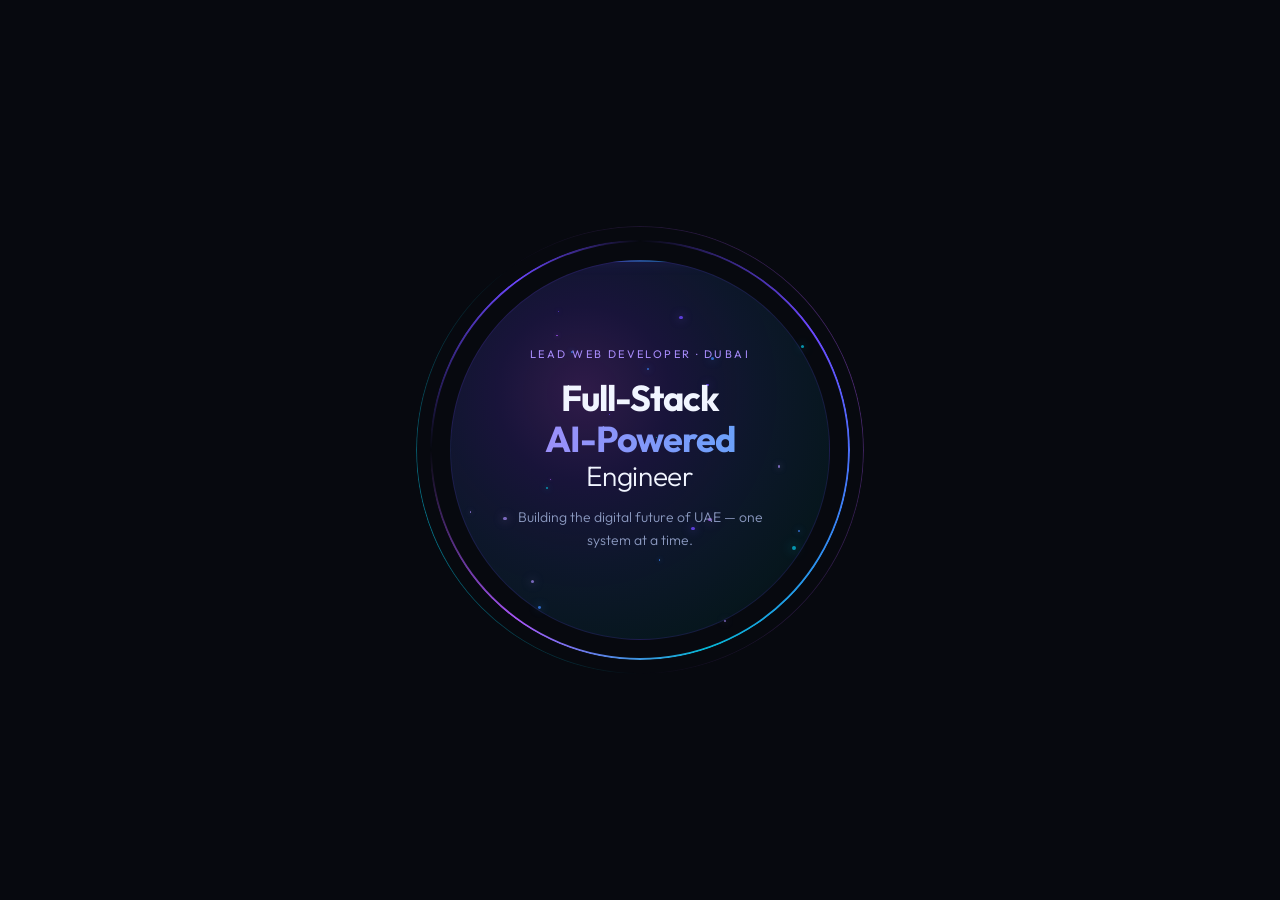
<file: hero-orb.html>
<!DOCTYPE html>
<html lang="en">
<head>
<meta charset="UTF-8">
<meta name="viewport" content="width=device-width, initial-scale=1.0">
<title>Hero Orb Preview</title>
<link href="https://fonts.googleapis.com/css2?family=Outfit:wght@200;300;400;500;600;700&display=swap" rel="stylesheet">
<style>
* { margin: 0; padding: 0; box-sizing: border-box; }
body {
  background: #07090f;
  display: flex;
  align-items: center;
  justify-content: center;
  min-height: 100vh;
  font-family: 'Outfit', sans-serif;
  overflow: hidden;
}

/* ── ORB WRAPPER ── */
.orb-scene {
  position: relative;
  width: 520px;
  height: 480px;
  display: flex;
  align-items: center;
  justify-content: center;
  flex-shrink: 0;
}

/* ── OUTER GLOW RING ── */
.orb-ring {
  position: absolute;
  width: 420px;
  height: 420px;
  border-radius: 50%;
  animation: ring-rotate 8s linear infinite;
}

.orb-ring::before {
  content: '';
  position: absolute;
  inset: 0;
  border-radius: 50%;
  padding: 2px;
  background: conic-gradient(
    from 0deg,
    transparent 0%,
    #6c47ff 15%,
    #3b82f6 30%,
    #06b6d4 45%,
    #a855f7 60%,
    transparent 75%,
    #6c47ff 90%,
    transparent 100%
  );
  -webkit-mask: linear-gradient(#fff 0 0) content-box, linear-gradient(#fff 0 0);
  -webkit-mask-composite: xor;
  mask-composite: exclude;
  animation: ring-color 4s linear infinite;
}

@keyframes ring-rotate {
  from { transform: rotate(0deg); }
  to   { transform: rotate(360deg); }
}

/* ── INNER ORB BODY ── */
.orb-body {
  position: absolute;
  width: 380px;
  height: 380px;
  border-radius: 50%;
  background: radial-gradient(
    ellipse at 35% 35%,
    rgba(168, 85, 247, 0.25) 0%,
    rgba(108, 71, 255, 0.18) 25%,
    rgba(59, 130, 246, 0.12) 50%,
    rgba(6, 182, 212, 0.08) 75%,
    transparent 100%
  );
  border: 1px solid rgba(108, 71, 255, 0.15);
  animation: orb-breathe 5s ease-in-out infinite;
}

@keyframes orb-breathe {
  0%, 100% { transform: scale(1); opacity: 0.9; }
  50%       { transform: scale(1.04); opacity: 1; }
}

/* ── COLOR SHIFTING INNER GLOW ── */
.orb-glow {
  position: absolute;
  width: 320px;
  height: 320px;
  border-radius: 50%;
  animation: glow-shift 6s ease-in-out infinite;
}

@keyframes glow-shift {
  0%   { background: radial-gradient(circle at 40% 40%, rgba(108,71,255,0.4) 0%, rgba(59,130,246,0.2) 40%, transparent 70%); }
  25%  { background: radial-gradient(circle at 60% 30%, rgba(168,85,247,0.45) 0%, rgba(108,71,255,0.2) 40%, transparent 70%); }
  50%  { background: radial-gradient(circle at 60% 60%, rgba(6,182,212,0.4) 0%, rgba(59,130,246,0.2) 40%, transparent 70%); }
  75%  { background: radial-gradient(circle at 30% 60%, rgba(59,130,246,0.45) 0%, rgba(168,85,247,0.2) 40%, transparent 70%); }
  100% { background: radial-gradient(circle at 40% 40%, rgba(108,71,255,0.4) 0%, rgba(59,130,246,0.2) 40%, transparent 70%); }
}

/* ── PARTICLE DOTS ── */
.particles {
  position: absolute;
  width: 420px;
  height: 420px;
  border-radius: 50%;
  overflow: hidden;
}

.particle {
  position: absolute;
  border-radius: 50%;
  animation: particle-drift linear infinite;
}

@keyframes particle-drift {
  0%   { transform: translateY(0) translateX(0) scale(1); opacity: 0; }
  10%  { opacity: 1; }
  90%  { opacity: 0.6; }
  100% { transform: translateY(-180px) translateX(var(--dx)) scale(0.3); opacity: 0; }
}

/* ── OUTER AMBIENT GLOW (behind orb) ── */
.orb-ambient {
  position: absolute;
  width: 480px;
  height: 480px;
  border-radius: 50%;
  animation: ambient-shift 8s ease-in-out infinite;
  pointer-events: none;
  z-index: -1;
}

@keyframes ambient-shift {
  0%,100% { box-shadow: 0 0 80px 20px rgba(108,71,255,0.12), 0 0 160px 40px rgba(59,130,246,0.06); }
  33%      { box-shadow: 0 0 80px 20px rgba(168,85,247,0.14), 0 0 160px 40px rgba(6,182,212,0.08); }
  66%      { box-shadow: 0 0 80px 20px rgba(6,182,212,0.12), 0 0 160px 40px rgba(108,71,255,0.06); }
}

/* ── SECOND RING (counter-rotate) ── */
.orb-ring-2 {
  position: absolute;
  width: 450px;
  height: 450px;
  border-radius: 50%;
  border: 1px solid transparent;
  animation: ring-rotate-rev 12s linear infinite;
}

.orb-ring-2::before {
  content: '';
  position: absolute;
  inset: 0;
  border-radius: 50%;
  padding: 1px;
  background: conic-gradient(
    from 180deg,
    transparent 0%,
    rgba(6,182,212,0.6) 20%,
    transparent 40%,
    rgba(168,85,247,0.4) 70%,
    transparent 100%
  );
  -webkit-mask: linear-gradient(#fff 0 0) content-box, linear-gradient(#fff 0 0);
  -webkit-mask-composite: xor;
  mask-composite: exclude;
}

@keyframes ring-rotate-rev {
  from { transform: rotate(0deg); }
  to   { transform: rotate(-360deg); }
}

/* ── TEXT CONTENT ── */
.orb-text {
  position: relative;
  z-index: 10;
  text-align: center;
  padding: 0 40px;
}

.orb-eyebrow {
  font-size: 11px;
  letter-spacing: 0.22em;
  text-transform: uppercase;
  color: #a78bfa;
  margin-bottom: 16px;
  font-weight: 400;
  animation: text-fade-in 1s ease 0.3s both;
}

.orb-headline {
  font-size: 36px;
  font-weight: 700;
  line-height: 1.15;
  letter-spacing: -0.03em;
  margin-bottom: 14px;
  animation: text-fade-in 1s ease 0.5s both;
}

.orb-headline .line1 { color: #f1f5ff; display: block; }
.orb-headline .line2 {
  display: block;
  background: linear-gradient(90deg, #a78bfa, #60a5fa, #34d399);
  -webkit-background-clip: text;
  -webkit-text-fill-color: transparent;
  background-clip: text;
  background-size: 200% auto;
  animation: text-fade-in 1s ease 0.5s both, grad-flow 4s linear infinite;
}

@keyframes grad-flow {
  0%   { background-position: 0% center; }
  100% { background-position: 200% center; }
}

.orb-sub {
  font-size: 14px;
  font-weight: 300;
  color: #8b99c0;
  line-height: 1.7;
  max-width: 280px;
  margin: 0 auto;
  animation: text-fade-in 1s ease 0.7s both;
}

@keyframes text-fade-in {
  from { opacity: 0; transform: translateY(12px); }
  to   { opacity: 1; transform: translateY(0); }
}

/* ── SCAN LINE EFFECT ── */
.orb-scan {
  position: absolute;
  width: 380px;
  height: 380px;
  border-radius: 50%;
  overflow: hidden;
  pointer-events: none;
}

.orb-scan::after {
  content: '';
  position: absolute;
  left: 0; right: 0;
  height: 2px;
  background: linear-gradient(90deg, transparent, rgba(108,71,255,0.5), rgba(6,182,212,0.5), transparent);
  animation: scan-line 3s ease-in-out infinite;
  box-shadow: 0 0 12px rgba(108,71,255,0.4);
}

@keyframes scan-line {
  0%   { top: 10%;  opacity: 0; }
  10%  { opacity: 1; }
  90%  { opacity: 0.6; }
  100% { top: 90%; opacity: 0; }
}
</style>
</head>
<body>

<div class="orb-scene">

  <!-- Ambient background glow -->
  <div class="orb-ambient"></div>

  <!-- Outer rotating ring -->
  <div class="orb-ring"></div>

  <!-- Second counter-rotating ring -->
  <div class="orb-ring-2"></div>

  <!-- Main orb body -->
  <div class="orb-body"></div>

  <!-- Color-shifting inner glow -->
  <div class="orb-glow"></div>

  <!-- Scan line effect -->
  <div class="orb-scan"></div>

  <!-- Floating particles -->
  <div class="particles" id="particles"></div>

  <!-- Text content -->
  <div class="orb-text">
    <div class="orb-eyebrow">Lead Web Developer · Dubai</div>
    <div class="orb-headline">
      <span class="line1">Full-Stack</span>
      <span class="line2">AI-Powered</span>
      <span class="line1" style="font-size:28px; font-weight:300; letter-spacing:-0.01em;">Engineer</span>
    </div>
    <p class="orb-sub">Building the digital future of UAE — one system at a time.</p>
  </div>

</div>

<script>
/* ── Generate floating particles ── */
const container = document.getElementById('particles');
const colors = [
  'rgba(108,71,255,0.8)',
  'rgba(59,130,246,0.8)',
  'rgba(6,182,212,0.8)',
  'rgba(168,85,247,0.8)',
  'rgba(167,139,250,0.7)',
];

for (let i = 0; i < 28; i++) {
  const p = document.createElement('div');
  p.className = 'particle';

  const size = Math.random() * 3 + 1;
  const x = Math.random() * 380;
  const y = Math.random() * 380 + 60;
  const dx = (Math.random() - 0.5) * 80;
  const dur = Math.random() * 4 + 3;
  const delay = Math.random() * 5;
  const color = colors[Math.floor(Math.random() * colors.length)];

  p.style.cssText = `
    width: ${size}px;
    height: ${size}px;
    left: ${x}px;
    top: ${y}px;
    background: ${color};
    --dx: ${dx}px;
    animation-duration: ${dur}s;
    animation-delay: -${delay}s;
    box-shadow: 0 0 ${size * 3}px ${color};
  `;
  container.appendChild(p);
}
</script>
</body>
</html>
</file>
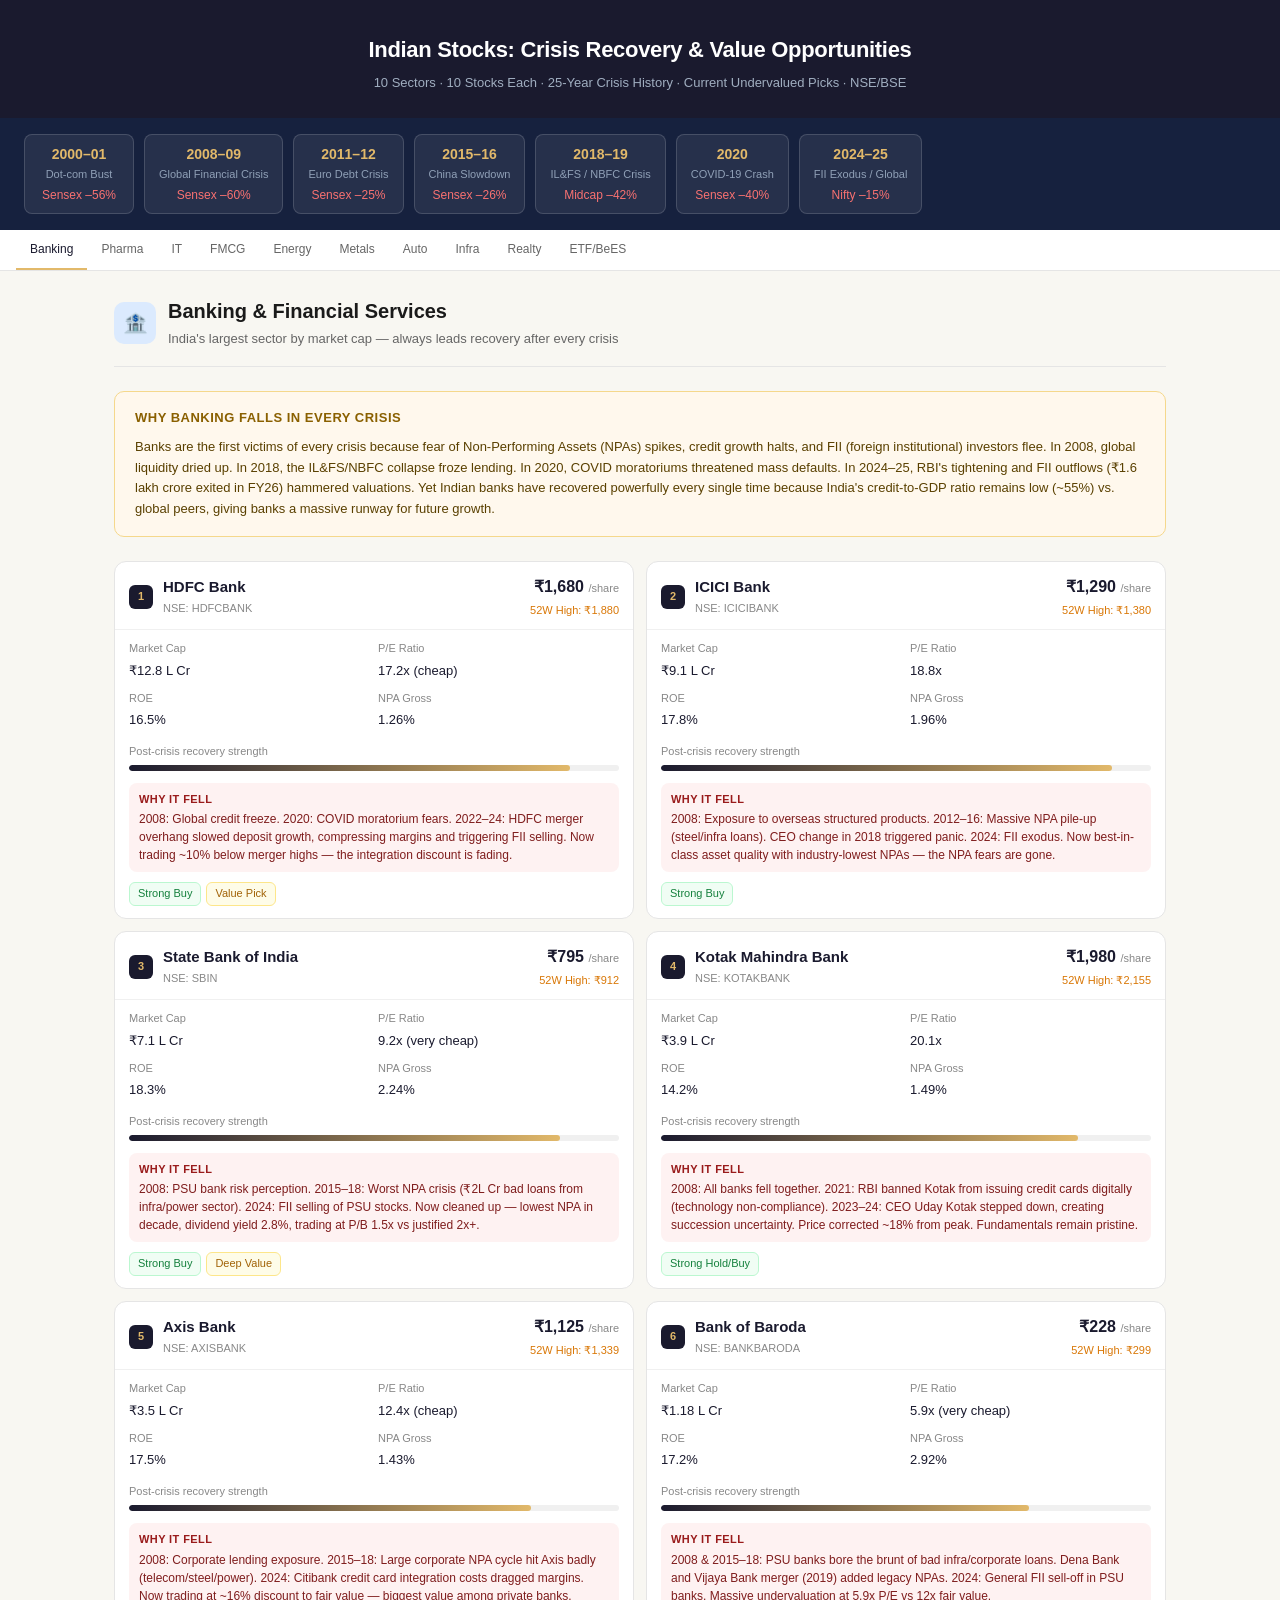
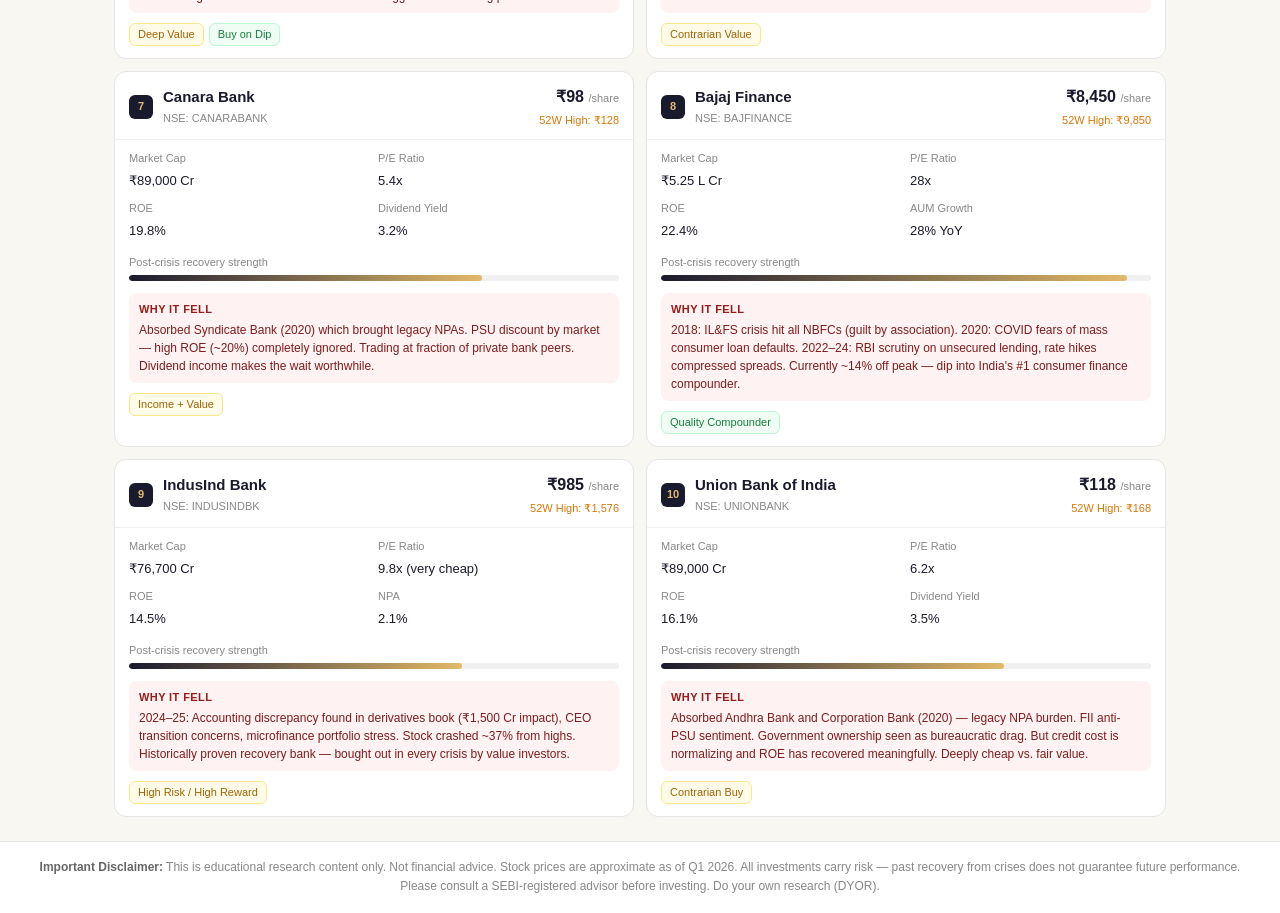
<file: stock.html>
<!DOCTYPE html>
<html lang="en">
<head>
<meta charset="UTF-8">
<meta name="viewport" content="width=device-width, initial-scale=1.0">
<title>Indian Stocks: Crisis Recovery & Value Opportunities</title>
<style>
  * { box-sizing: border-box; margin: 0; padding: 0; }
  body { font-family: -apple-system, BlinkMacSystemFont, 'Segoe UI', sans-serif; background: #f8f7f2; color: #1a1a1a; font-size: 15px; line-height: 1.6; }

  .header { background: #1a1a2e; color: #fff; padding: 2rem 1.5rem 1.5rem; text-align: center; }
  .header h1 { font-size: 22px; font-weight: 600; margin-bottom: 6px; letter-spacing: -0.3px; }
  .header p { font-size: 13px; color: #a0aec0; }

  .crisis-banner { background: #16213e; padding: 1rem 1.5rem; overflow-x: auto; white-space: nowrap; }
  .crisis-pills { display: inline-flex; gap: 10px; }
  .crisis-pill { display: inline-flex; flex-direction: column; align-items: center; background: rgba(255,255,255,0.07); border: 1px solid rgba(255,255,255,0.15); border-radius: 8px; padding: 8px 14px; min-width: 110px; }
  .crisis-pill .year { font-size: 14px; font-weight: 600; color: #e2b96a; }
  .crisis-pill .label { font-size: 11px; color: #90a0b7; margin-top: 1px; }
  .crisis-pill .drop { font-size: 12px; color: #f87171; font-weight: 500; margin-top: 2px; }

  .nav { background: #fff; border-bottom: 1px solid #e5e5e5; padding: 0 1rem; overflow-x: auto; white-space: nowrap; position: sticky; top: 0; z-index: 100; }
  .nav-inner { display: inline-flex; gap: 0; }
  .nav-btn { background: none; border: none; border-bottom: 2px solid transparent; padding: 12px 14px; font-size: 12px; font-weight: 500; color: #666; cursor: pointer; white-space: nowrap; transition: color 0.15s; }
  .nav-btn:hover { color: #1a1a2e; }
  .nav-btn.active { color: #1a1a2e; border-bottom-color: #e2b96a; }

  .sector-section { display: none; padding: 1.5rem; max-width: 1100px; margin: 0 auto; }
  .sector-section.active { display: block; }

  .sector-header { display: flex; align-items: center; gap: 12px; margin-bottom: 1.5rem; padding-bottom: 1rem; border-bottom: 1px solid #e5e5e5; }
  .sector-icon { width: 42px; height: 42px; border-radius: 10px; display: flex; align-items: center; justify-content: center; font-size: 20px; flex-shrink: 0; }
  .sector-title { font-size: 20px; font-weight: 600; }
  .sector-subtitle { font-size: 13px; color: #666; margin-top: 2px; }

  .crash-reason-box { background: #fff8ed; border: 1px solid #f5d88c; border-radius: 10px; padding: 1rem 1.25rem; margin-bottom: 1.5rem; }
  .crash-reason-box h3 { font-size: 13px; font-weight: 600; color: #8a6000; margin-bottom: 8px; text-transform: uppercase; letter-spacing: 0.5px; }
  .crash-reason-box p { font-size: 13px; color: #5a4000; line-height: 1.6; }

  .stocks-grid { display: grid; gap: 12px; }

  .stock-card { background: #fff; border: 1px solid #e5e5e5; border-radius: 12px; overflow: hidden; }
  .stock-card-header { display: flex; align-items: center; justify-content: space-between; padding: 12px 14px 10px; border-bottom: 1px solid #f0f0f0; gap: 10px; }
  .stock-left { display: flex; align-items: center; gap: 10px; }
  .stock-rank { width: 24px; height: 24px; border-radius: 6px; background: #1a1a2e; color: #e2b96a; font-size: 11px; font-weight: 700; display: flex; align-items: center; justify-content: center; flex-shrink: 0; }
  .stock-name { font-size: 15px; font-weight: 600; color: #1a1a2e; }
  .stock-ticker { font-size: 11px; color: #888; margin-top: 1px; }
  .stock-price-box { text-align: right; flex-shrink: 0; }
  .stock-price { font-size: 16px; font-weight: 700; color: #1a1a2e; }
  .stock-price small { font-size: 11px; font-weight: 400; color: #888; }
  .stock-high { font-size: 11px; color: #d97706; margin-top: 2px; }

  .stock-card-body { padding: 10px 14px 12px; display: grid; grid-template-columns: 1fr 1fr; gap: 8px; }
  .stock-stat { }
  .stock-stat label { font-size: 11px; color: #888; display: block; }
  .stock-stat value { font-size: 13px; font-weight: 500; color: #1a1a2e; }

  .why-fall { grid-column: 1 / -1; background: #fef2f2; border-radius: 8px; padding: 8px 10px; font-size: 12px; color: #7f1d1d; line-height: 1.5; margin-top: 4px; }
  .why-fall strong { font-size: 11px; text-transform: uppercase; letter-spacing: 0.4px; display: block; margin-bottom: 3px; color: #991b1b; }

  .recovery-bar { grid-column: 1 / -1; margin-top: 4px; }
  .recovery-bar label { font-size: 11px; color: #888; display: block; margin-bottom: 4px; }
  .bar-track { background: #f0f0f0; border-radius: 4px; height: 6px; overflow: hidden; }
  .bar-fill { height: 100%; border-radius: 4px; background: linear-gradient(90deg, #1a1a2e, #e2b96a); }

  .promise-badge { display: inline-flex; align-items: center; gap: 4px; background: #f0fdf4; border: 1px solid #bbf7d0; border-radius: 6px; padding: 2px 8px; font-size: 11px; color: #15803d; font-weight: 500; }
  .etf-badge { display: inline-flex; align-items: center; gap: 4px; background: #eff6ff; border: 1px solid #bfdbfe; border-radius: 6px; padding: 2px 8px; font-size: 11px; color: #1d4ed8; font-weight: 500; }
  .value-badge { display: inline-flex; align-items: center; gap: 4px; background: #fefce8; border: 1px solid #fde68a; border-radius: 6px; padding: 2px 8px; font-size: 11px; color: #a16207; font-weight: 500; }

  .badges { display: flex; gap: 5px; flex-wrap: wrap; grid-column: 1 / -1; margin-top: 2px; }

  .disclaimer { background: #fff; border-top: 1px solid #e5e5e5; padding: 1rem 1.5rem; text-align: center; font-size: 12px; color: #888; }
  .disclaimer strong { color: #666; }

  @media (min-width: 700px) {
    .stocks-grid { grid-template-columns: 1fr 1fr; }
    .stock-card-header { flex-wrap: nowrap; }
  }
</style>
</head>
<body>

<div class="header">
  <h1>Indian Stocks: Crisis Recovery &amp; Value Opportunities</h1>
  <p>10 Sectors · 10 Stocks Each · 25-Year Crisis History · Current Undervalued Picks · NSE/BSE</p>
</div>

<div class="crisis-banner">
  <div class="crisis-pills">
    <div class="crisis-pill">
      <span class="year">2000–01</span>
      <span class="label">Dot-com Bust</span>
      <span class="drop">Sensex –56%</span>
    </div>
    <div class="crisis-pill">
      <span class="year">2008–09</span>
      <span class="label">Global Financial Crisis</span>
      <span class="drop">Sensex –60%</span>
    </div>
    <div class="crisis-pill">
      <span class="year">2011–12</span>
      <span class="label">Euro Debt Crisis</span>
      <span class="drop">Sensex –25%</span>
    </div>
    <div class="crisis-pill">
      <span class="year">2015–16</span>
      <span class="label">China Slowdown</span>
      <span class="drop">Sensex –26%</span>
    </div>
    <div class="crisis-pill">
      <span class="year">2018–19</span>
      <span class="label">IL&amp;FS / NBFC Crisis</span>
      <span class="drop">Midcap –42%</span>
    </div>
    <div class="crisis-pill">
      <span class="year">2020</span>
      <span class="label">COVID-19 Crash</span>
      <span class="drop">Sensex –40%</span>
    </div>
    <div class="crisis-pill">
      <span class="year">2024–25</span>
      <span class="label">FII Exodus / Global</span>
      <span class="drop">Nifty –15%</span>
    </div>
  </div>
</div>

<nav class="nav">
  <div class="nav-inner">
    <button class="nav-btn active" onclick="showSector('banking')">Banking</button>
    <button class="nav-btn" onclick="showSector('pharma')">Pharma</button>
    <button class="nav-btn" onclick="showSector('it')">IT</button>
    <button class="nav-btn" onclick="showSector('fmcg')">FMCG</button>
    <button class="nav-btn" onclick="showSector('energy')">Energy</button>
    <button class="nav-btn" onclick="showSector('metals')">Metals</button>
    <button class="nav-btn" onclick="showSector('auto')">Auto</button>
    <button class="nav-btn" onclick="showSector('infra')">Infra</button>
    <button class="nav-btn" onclick="showSector('realty')">Realty</button>
    <button class="nav-btn" onclick="showSector('etf')">ETF/BeES</button>
  </div>
</nav>

<!-- ===== BANKING ===== -->
<div id="sector-banking" class="sector-section active">
  <div class="sector-header">
    <div class="sector-icon" style="background:#dbeafe;">🏦</div>
    <div>
      <div class="sector-title">Banking &amp; Financial Services</div>
      <div class="sector-subtitle">India's largest sector by market cap — always leads recovery after every crisis</div>
    </div>
  </div>
  <div class="crash-reason-box">
    <h3>Why banking falls in every crisis</h3>
    <p>Banks are the first victims of every crisis because fear of Non-Performing Assets (NPAs) spikes, credit growth halts, and FII (foreign institutional) investors flee. In 2008, global liquidity dried up. In 2018, the IL&FS/NBFC collapse froze lending. In 2020, COVID moratoriums threatened mass defaults. In 2024–25, RBI's tightening and FII outflows (₹1.6 lakh crore exited in FY26) hammered valuations. Yet Indian banks have recovered powerfully every single time because India's credit-to-GDP ratio remains low (~55%) vs. global peers, giving banks a massive runway for future growth.</p>
  </div>
  <div class="stocks-grid">

    <div class="stock-card">
      <div class="stock-card-header">
        <div class="stock-left"><div class="stock-rank">1</div><div><div class="stock-name">HDFC Bank</div><div class="stock-ticker">NSE: HDFCBANK</div></div></div>
        <div class="stock-price-box"><div class="stock-price">₹1,680 <small>/share</small></div><div class="stock-high">52W High: ₹1,880</div></div>
      </div>
      <div class="stock-card-body">
        <div class="stock-stat"><label>Market Cap</label><value>₹12.8 L Cr</value></div>
        <div class="stock-stat"><label>P/E Ratio</label><value>17.2x (cheap)</value></div>
        <div class="stock-stat"><label>ROE</label><value>16.5%</value></div>
        <div class="stock-stat"><label>NPA Gross</label><value>1.26%</value></div>
        <div class="recovery-bar"><label>Post-crisis recovery strength</label><div class="bar-track"><div class="bar-fill" style="width:90%"></div></div></div>
        <div class="why-fall"><strong>Why it fell</strong>2008: Global credit freeze. 2020: COVID moratorium fears. 2022–24: HDFC merger overhang slowed deposit growth, compressing margins and triggering FII selling. Now trading ~10% below merger highs — the integration discount is fading.</div>
        <div class="badges"><span class="promise-badge">Strong Buy</span><span class="value-badge">Value Pick</span></div>
      </div>
    </div>

    <div class="stock-card">
      <div class="stock-card-header">
        <div class="stock-left"><div class="stock-rank">2</div><div><div class="stock-name">ICICI Bank</div><div class="stock-ticker">NSE: ICICIBANK</div></div></div>
        <div class="stock-price-box"><div class="stock-price">₹1,290 <small>/share</small></div><div class="stock-high">52W High: ₹1,380</div></div>
      </div>
      <div class="stock-card-body">
        <div class="stock-stat"><label>Market Cap</label><value>₹9.1 L Cr</value></div>
        <div class="stock-stat"><label>P/E Ratio</label><value>18.8x</value></div>
        <div class="stock-stat"><label>ROE</label><value>17.8%</value></div>
        <div class="stock-stat"><label>NPA Gross</label><value>1.96%</value></div>
        <div class="recovery-bar"><label>Post-crisis recovery strength</label><div class="bar-track"><div class="bar-fill" style="width:92%"></div></div></div>
        <div class="why-fall"><strong>Why it fell</strong>2008: Exposure to overseas structured products. 2012–16: Massive NPA pile-up (steel/infra loans). CEO change in 2018 triggered panic. 2024: FII exodus. Now best-in-class asset quality with industry-lowest NPAs — the NPA fears are gone.</div>
        <div class="badges"><span class="promise-badge">Strong Buy</span></div>
      </div>
    </div>

    <div class="stock-card">
      <div class="stock-card-header">
        <div class="stock-left"><div class="stock-rank">3</div><div><div class="stock-name">State Bank of India</div><div class="stock-ticker">NSE: SBIN</div></div></div>
        <div class="stock-price-box"><div class="stock-price">₹795 <small>/share</small></div><div class="stock-high">52W High: ₹912</div></div>
      </div>
      <div class="stock-card-body">
        <div class="stock-stat"><label>Market Cap</label><value>₹7.1 L Cr</value></div>
        <div class="stock-stat"><label>P/E Ratio</label><value>9.2x (very cheap)</value></div>
        <div class="stock-stat"><label>ROE</label><value>18.3%</value></div>
        <div class="stock-stat"><label>NPA Gross</label><value>2.24%</value></div>
        <div class="recovery-bar"><label>Post-crisis recovery strength</label><div class="bar-track"><div class="bar-fill" style="width:88%"></div></div></div>
        <div class="why-fall"><strong>Why it fell</strong>2008: PSU bank risk perception. 2015–18: Worst NPA crisis (₹2L Cr bad loans from infra/power sector). 2024: FII selling of PSU stocks. Now cleaned up — lowest NPA in decade, dividend yield 2.8%, trading at P/B 1.5x vs justified 2x+.</div>
        <div class="badges"><span class="promise-badge">Strong Buy</span><span class="value-badge">Deep Value</span></div>
      </div>
    </div>

    <div class="stock-card">
      <div class="stock-card-header">
        <div class="stock-left"><div class="stock-rank">4</div><div><div class="stock-name">Kotak Mahindra Bank</div><div class="stock-ticker">NSE: KOTAKBANK</div></div></div>
        <div class="stock-price-box"><div class="stock-price">₹1,980 <small>/share</small></div><div class="stock-high">52W High: ₹2,155</div></div>
      </div>
      <div class="stock-card-body">
        <div class="stock-stat"><label>Market Cap</label><value>₹3.9 L Cr</value></div>
        <div class="stock-stat"><label>P/E Ratio</label><value>20.1x</value></div>
        <div class="stock-stat"><label>ROE</label><value>14.2%</value></div>
        <div class="stock-stat"><label>NPA Gross</label><value>1.49%</value></div>
        <div class="recovery-bar"><label>Post-crisis recovery strength</label><div class="bar-track"><div class="bar-fill" style="width:85%"></div></div></div>
        <div class="why-fall"><strong>Why it fell</strong>2008: All banks fell together. 2021: RBI banned Kotak from issuing credit cards digitally (technology non-compliance). 2023–24: CEO Uday Kotak stepped down, creating succession uncertainty. Price corrected ~18% from peak. Fundamentals remain pristine.</div>
        <div class="badges"><span class="promise-badge">Strong Hold/Buy</span></div>
      </div>
    </div>

    <div class="stock-card">
      <div class="stock-card-header">
        <div class="stock-left"><div class="stock-rank">5</div><div><div class="stock-name">Axis Bank</div><div class="stock-ticker">NSE: AXISBANK</div></div></div>
        <div class="stock-price-box"><div class="stock-price">₹1,125 <small>/share</small></div><div class="stock-high">52W High: ₹1,339</div></div>
      </div>
      <div class="stock-card-body">
        <div class="stock-stat"><label>Market Cap</label><value>₹3.5 L Cr</value></div>
        <div class="stock-stat"><label>P/E Ratio</label><value>12.4x (cheap)</value></div>
        <div class="stock-stat"><label>ROE</label><value>17.5%</value></div>
        <div class="stock-stat"><label>NPA Gross</label><value>1.43%</value></div>
        <div class="recovery-bar"><label>Post-crisis recovery strength</label><div class="bar-track"><div class="bar-fill" style="width:82%"></div></div></div>
        <div class="why-fall"><strong>Why it fell</strong>2008: Corporate lending exposure. 2015–18: Large corporate NPA cycle hit Axis badly (telecom/steel/power). 2024: Citibank credit card integration costs dragged margins. Now trading at ~16% discount to fair value — biggest value among private banks.</div>
        <div class="badges"><span class="value-badge">Deep Value</span><span class="promise-badge">Buy on Dip</span></div>
      </div>
    </div>

    <div class="stock-card">
      <div class="stock-card-header">
        <div class="stock-left"><div class="stock-rank">6</div><div><div class="stock-name">Bank of Baroda</div><div class="stock-ticker">NSE: BANKBARODA</div></div></div>
        <div class="stock-price-box"><div class="stock-price">₹228 <small>/share</small></div><div class="stock-high">52W High: ₹299</div></div>
      </div>
      <div class="stock-card-body">
        <div class="stock-stat"><label>Market Cap</label><value>₹1.18 L Cr</value></div>
        <div class="stock-stat"><label>P/E Ratio</label><value>5.9x (very cheap)</value></div>
        <div class="stock-stat"><label>ROE</label><value>17.2%</value></div>
        <div class="stock-stat"><label>NPA Gross</label><value>2.92%</value></div>
        <div class="recovery-bar"><label>Post-crisis recovery strength</label><div class="bar-track"><div class="bar-fill" style="width:75%"></div></div></div>
        <div class="why-fall"><strong>Why it fell</strong>2008 & 2015–18: PSU banks bore the brunt of bad infra/corporate loans. Dena Bank and Vijaya Bank merger (2019) added legacy NPAs. 2024: General FII sell-off in PSU banks. Massive undervaluation at 5.9x P/E vs 12x fair value.</div>
        <div class="badges"><span class="value-badge">Contrarian Value</span></div>
      </div>
    </div>

    <div class="stock-card">
      <div class="stock-card-header">
        <div class="stock-left"><div class="stock-rank">7</div><div><div class="stock-name">Canara Bank</div><div class="stock-ticker">NSE: CANARABANK</div></div></div>
        <div class="stock-price-box"><div class="stock-price">₹98 <small>/share</small></div><div class="stock-high">52W High: ₹128</div></div>
      </div>
      <div class="stock-card-body">
        <div class="stock-stat"><label>Market Cap</label><value>₹89,000 Cr</value></div>
        <div class="stock-stat"><label>P/E Ratio</label><value>5.4x</value></div>
        <div class="stock-stat"><label>ROE</label><value>19.8%</value></div>
        <div class="stock-stat"><label>Dividend Yield</label><value>3.2%</value></div>
        <div class="recovery-bar"><label>Post-crisis recovery strength</label><div class="bar-track"><div class="bar-fill" style="width:72%"></div></div></div>
        <div class="why-fall"><strong>Why it fell</strong>Absorbed Syndicate Bank (2020) which brought legacy NPAs. PSU discount by market — high ROE (~20%) completely ignored. Trading at fraction of private bank peers. Dividend income makes the wait worthwhile.</div>
        <div class="badges"><span class="value-badge">Income + Value</span></div>
      </div>
    </div>

    <div class="stock-card">
      <div class="stock-card-header">
        <div class="stock-left"><div class="stock-rank">8</div><div><div class="stock-name">Bajaj Finance</div><div class="stock-ticker">NSE: BAJFINANCE</div></div></div>
        <div class="stock-price-box"><div class="stock-price">₹8,450 <small>/share</small></div><div class="stock-high">52W High: ₹9,850</div></div>
      </div>
      <div class="stock-card-body">
        <div class="stock-stat"><label>Market Cap</label><value>₹5.25 L Cr</value></div>
        <div class="stock-stat"><label>P/E Ratio</label><value>28x</value></div>
        <div class="stock-stat"><label>ROE</label><value>22.4%</value></div>
        <div class="stock-stat"><label>AUM Growth</label><value>28% YoY</value></div>
        <div class="recovery-bar"><label>Post-crisis recovery strength</label><div class="bar-track"><div class="bar-fill" style="width:95%"></div></div></div>
        <div class="why-fall"><strong>Why it fell</strong>2018: IL&FS crisis hit all NBFCs (guilt by association). 2020: COVID fears of mass consumer loan defaults. 2022–24: RBI scrutiny on unsecured lending, rate hikes compressed spreads. Currently ~14% off peak — dip into India's #1 consumer finance compounder.</div>
        <div class="badges"><span class="promise-badge">Quality Compounder</span></div>
      </div>
    </div>

    <div class="stock-card">
      <div class="stock-card-header">
        <div class="stock-left"><div class="stock-rank">9</div><div><div class="stock-name">IndusInd Bank</div><div class="stock-ticker">NSE: INDUSINDBK</div></div></div>
        <div class="stock-price-box"><div class="stock-price">₹985 <small>/share</small></div><div class="stock-high">52W High: ₹1,576</div></div>
      </div>
      <div class="stock-card-body">
        <div class="stock-stat"><label>Market Cap</label><value>₹76,700 Cr</value></div>
        <div class="stock-stat"><label>P/E Ratio</label><value>9.8x (very cheap)</value></div>
        <div class="stock-stat"><label>ROE</label><value>14.5%</value></div>
        <div class="stock-stat"><label>NPA</label><value>2.1%</value></div>
        <div class="recovery-bar"><label>Post-crisis recovery strength</label><div class="bar-track"><div class="bar-fill" style="width:68%"></div></div></div>
        <div class="why-fall"><strong>Why it fell</strong>2024–25: Accounting discrepancy found in derivatives book (₹1,500 Cr impact), CEO transition concerns, microfinance portfolio stress. Stock crashed ~37% from highs. Historically proven recovery bank — bought out in every crisis by value investors.</div>
        <div class="badges"><span class="value-badge">High Risk / High Reward</span></div>
      </div>
    </div>

    <div class="stock-card">
      <div class="stock-card-header">
        <div class="stock-left"><div class="stock-rank">10</div><div><div class="stock-name">Union Bank of India</div><div class="stock-ticker">NSE: UNIONBANK</div></div></div>
        <div class="stock-price-box"><div class="stock-price">₹118 <small>/share</small></div><div class="stock-high">52W High: ₹168</div></div>
      </div>
      <div class="stock-card-body">
        <div class="stock-stat"><label>Market Cap</label><value>₹89,000 Cr</value></div>
        <div class="stock-stat"><label>P/E Ratio</label><value>6.2x</value></div>
        <div class="stock-stat"><label>ROE</label><value>16.1%</value></div>
        <div class="stock-stat"><label>Dividend Yield</label><value>3.5%</value></div>
        <div class="recovery-bar"><label>Post-crisis recovery strength</label><div class="bar-track"><div class="bar-fill" style="width:70%"></div></div></div>
        <div class="why-fall"><strong>Why it fell</strong>Absorbed Andhra Bank and Corporation Bank (2020) — legacy NPA burden. FII anti-PSU sentiment. Government ownership seen as bureaucratic drag. But credit cost is normalizing and ROE has recovered meaningfully. Deeply cheap vs. fair value.</div>
        <div class="badges"><span class="value-badge">Contrarian Buy</span></div>
      </div>
    </div>

  </div>
</div>

<!-- ===== PHARMA ===== -->
<div id="sector-pharma" class="sector-section">
  <div class="sector-header">
    <div class="sector-icon" style="background:#fce7f3;">💊</div>
    <div>
      <div class="sector-title">Pharmaceuticals &amp; Healthcare</div>
      <div class="sector-subtitle">Defensive sector that thrives in crisis — India is the pharmacy of the world</div>
    </div>
  </div>
  <div class="crash-reason-box">
    <h3>Why pharma falls in crisis</h3>
    <p>Indian pharma's biggest risk is the US FDA — import alerts and facility bans cause sharp, sudden drops. In 2015–18, a wave of US FDA warning letters to Indian plants (Dr Reddy's, Sun Pharma, Wockhardt) caused 30–50% crashes. In 2020, supply chain fears hit first, then rallied strongly. In 2024–25, US tariff uncertainty on pharmaceutical imports from India spooked investors. The underlying business (India generics + US market) remains a long-term compounder. Every FDA-linked fall is historically a buying opportunity.</p>
  </div>
  <div class="stocks-grid">

    <div class="stock-card">
      <div class="stock-card-header">
        <div class="stock-left"><div class="stock-rank">1</div><div><div class="stock-name">Sun Pharmaceutical</div><div class="stock-ticker">NSE: SUNPHARMA</div></div></div>
        <div class="stock-price-box"><div class="stock-price">₹1,720 <small>/share</small></div><div class="stock-high">52W High: ₹1,960</div></div>
      </div>
      <div class="stock-card-body">
        <div class="stock-stat"><label>Market Cap</label><value>₹4.1 L Cr</value></div>
        <div class="stock-stat"><label>P/E Ratio</label><value>31x</value></div>
        <div class="stock-stat"><label>US Revenue %</label><value>30% of sales</value></div>
        <div class="stock-stat"><label>Specialty Growth</label><value>22% YoY</value></div>
        <div class="recovery-bar"><label>Post-crisis recovery strength</label><div class="bar-track"><div class="bar-fill" style="width:88%"></div></div></div>
        <div class="why-fall"><strong>Why it fell</strong>2015–16: Halol manufacturing plant received US FDA warning letter — stock fell 35%. 2018: CEO Dilip Shanghvi's brother-in-law controversy. 2024: US tariff fears on generics. Now specialty drugs (Ilumya, Cequa) building a premium revenue stream.</div>
        <div class="badges"><span class="promise-badge">Sector Leader</span></div>
      </div>
    </div>

    <div class="stock-card">
      <div class="stock-card-header">
        <div class="stock-left"><div class="stock-rank">2</div><div><div class="stock-name">Dr Reddy's Laboratories</div><div class="stock-ticker">NSE: DRREDDY</div></div></div>
        <div class="stock-price-box"><div class="stock-price">₹5,920 <small>/share</small></div><div class="stock-high">52W High: ₹7,100</div></div>
      </div>
      <div class="stock-card-body">
        <div class="stock-stat"><label>Market Cap</label><value>₹98,400 Cr</value></div>
        <div class="stock-stat"><label>P/E Ratio</label><value>19.4x</value></div>
        <div class="stock-stat"><label>US Generic Filings</label><value>100+ pending</value></div>
        <div class="stock-stat"><label>Revenue (FY25)</label><value>₹31,000 Cr</value></div>
        <div class="recovery-bar"><label>Post-crisis recovery strength</label><div class="bar-track"><div class="bar-fill" style="width:85%"></div></div></div>
        <div class="why-fall"><strong>Why it fell</strong>2015–16: FDA import alert on Srikakulam and Duvvada plants — stock collapsed 30% in weeks. 2020: COVID supply uncertainty. 2024: US tariff fears. Trading ~17% below 52W high — historically strong buyer here.</div>
        <div class="badges"><span class="value-badge">Value Zone</span></div>
      </div>
    </div>

    <div class="stock-card">
      <div class="stock-card-header">
        <div class="stock-left"><div class="stock-rank">3</div><div><div class="stock-name">Cipla</div><div class="stock-ticker">NSE: CIPLA</div></div></div>
        <div class="stock-price-box"><div class="stock-price">₹1,510 <small>/share</small></div><div class="stock-high">52W High: ₹1,702</div></div>
      </div>
      <div class="stock-card-body">
        <div class="stock-stat"><label>Market Cap</label><value>₹1.22 L Cr</value></div>
        <div class="stock-stat"><label>P/E Ratio</label><value>24.8x</value></div>
        <div class="stock-stat"><label>Africa Revenue</label><value>Fast-growing</value></div>
        <div class="stock-stat"><label>India Rank</label><value>3rd largest</value></div>
        <div class="recovery-bar"><label>Post-crisis recovery strength</label><div class="bar-track"><div class="bar-fill" style="width:83%"></div></div></div>
        <div class="why-fall"><strong>Why it fell</strong>2008: General market selloff. 2016: Price negotiations with US buyers compressed margins. 2020: Short-term supply chain disruption. 2022: Promoter family succession uncertainty. Now recovering — respiratory drug portfolio + US specialty driving growth.</div>
        <div class="badges"><span class="promise-badge">Steady Compounder</span></div>
      </div>
    </div>

    <div class="stock-card">
      <div class="stock-card-header">
        <div class="stock-left"><div class="stock-rank">4</div><div><div class="stock-name">Divi's Laboratories</div><div class="stock-ticker">NSE: DIVISLAB</div></div></div>
        <div class="stock-price-box"><div class="stock-price">₹5,680 <small>/share</small></div><div class="stock-high">52W High: ₹6,360</div></div>
      </div>
      <div class="stock-card-body">
        <div class="stock-stat"><label>Market Cap</label><value>₹1.51 L Cr</value></div>
        <div class="stock-stat"><label>P/E Ratio</label><value>64x (premium)</value></div>
        <div class="stock-stat"><label>ROE</label><value>22%</value></div>
        <div class="stock-stat"><label>Business</label><value>API/CRAMS</value></div>
        <div class="recovery-bar"><label>Post-crisis recovery strength</label><div class="bar-track"><div class="bar-fill" style="width:87%"></div></div></div>
        <div class="why-fall"><strong>Why it fell</strong>2022–23: Post-COVID demand normalization — API prices crashed globally as inventory glut built up. Revenue fell 20%+ causing panic selling. 2024: Slow recovery pace disappointed. Now bouncing back on China+1 API sourcing shift by global pharma MNCs.</div>
        <div class="badges"><span class="promise-badge">China+1 Beneficiary</span></div>
      </div>
    </div>

    <div class="stock-card">
      <div class="stock-card-header">
        <div class="stock-left"><div class="stock-rank">5</div><div><div class="stock-name">Apollo Hospitals</div><div class="stock-ticker">NSE: APOLLOHOSP</div></div></div>
        <div class="stock-price-box"><div class="stock-price">₹6,890 <small>/share</small></div><div class="stock-high">52W High: ₹7,545</div></div>
      </div>
      <div class="stock-card-body">
        <div class="stock-stat"><label>Market Cap</label><value>₹98,500 Cr</value></div>
        <div class="stock-stat"><label>P/E Ratio</label><value>72x</value></div>
        <div class="stock-stat"><label>Beds</label><value>10,000+</value></div>
        <div class="stock-stat"><label>Apollo HealthCo</label><value>High growth</value></div>
        <div class="recovery-bar"><label>Post-crisis recovery strength</label><div class="bar-track"><div class="bar-fill" style="width:90%"></div></div></div>
        <div class="why-fall"><strong>Why it fell</strong>2020: COVID shut elective surgeries — hospital revenues collapsed 30–40% overnight. 2022: High debt from new hospital expansion. 2024: Valuation concerns after strong run. India's largest hospital chain — healthcare spend growing at 12% CAGR.</div>
        <div class="badges"><span class="promise-badge">India Healthcare Play</span></div>
      </div>
    </div>

    <div class="stock-card">
      <div class="stock-card-header">
        <div class="stock-left"><div class="stock-rank">6</div><div><div class="stock-name">Lupin</div><div class="stock-ticker">NSE: LUPIN</div></div></div>
        <div class="stock-price-box"><div class="stock-price">₹2,085 <small>/share</small></div><div class="stock-high">52W High: ₹2,480</div></div>
      </div>
      <div class="stock-card-body">
        <div class="stock-stat"><label>Market Cap</label><value>₹94,000 Cr</value></div>
        <div class="stock-stat"><label>P/E Ratio</label><value>27.5x</value></div>
        <div class="stock-stat"><label>US Revenue</label><value>32% of sales</value></div>
        <div class="stock-stat"><label>India Rank</label><value>Top 5</value></div>
        <div class="recovery-bar"><label>Post-crisis recovery strength</label><div class="bar-track"><div class="bar-fill" style="width:78%"></div></div></div>
        <div class="why-fall"><strong>Why it fell</strong>2016–19: Goa plant FDA warning letter, US generic price erosion of 15–25% annually hammered margins. Stock fell from ₹2,000 to ₹700. Now on a genuine recovery — US business stabilizing, inhalation drugs portfolio building. ~16% below peak.</div>
        <div class="badges"><span class="value-badge">Recovery Play</span></div>
      </div>
    </div>

    <div class="stock-card">
      <div class="stock-card-header">
        <div class="stock-left"><div class="stock-rank">7</div><div><div class="stock-name">Torrent Pharmaceuticals</div><div class="stock-ticker">NSE: TORNTPHARM</div></div></div>
        <div class="stock-price-box"><div class="stock-price">₹3,195 <small>/share</small></div><div class="stock-high">52W High: ₹3,520</div></div>
      </div>
      <div class="stock-card-body">
        <div class="stock-stat"><label>Market Cap</label><value>₹54,000 Cr</value></div>
        <div class="stock-stat"><label>P/E Ratio</label><value>45x</value></div>
        <div class="stock-stat"><label>India Rank</label><value>Top 10</value></div>
        <div class="stock-stat"><label>Germany/Brazil</label><value>Strong presence</value></div>
        <div class="recovery-bar"><label>Post-crisis recovery strength</label><div class="bar-track"><div class="bar-fill" style="width:80%"></div></div></div>
        <div class="why-fall"><strong>Why it fell</strong>2020: Acquired Elder Pharma brands — debt jumped, impacting sentiment. 2022–23: General pharma selloff. Strong India + Germany + Brazil diversification makes it resilient. One of cleanest balance sheets in midcap pharma.</div>
        <div class="badges"><span class="promise-badge">Quality Midcap</span></div>
      </div>
    </div>

    <div class="stock-card">
      <div class="stock-card-header">
        <div class="stock-left"><div class="stock-rank">8</div><div><div class="stock-name">Aurobindo Pharma</div><div class="stock-ticker">NSE: AUROPHARMA</div></div></div>
        <div class="stock-price-box"><div class="stock-price">₹1,180 <small>/share</small></div><div class="stock-high">52W High: ₹1,590</div></div>
      </div>
      <div class="stock-card-body">
        <div class="stock-stat"><label>Market Cap</label><value>₹69,000 Cr</value></div>
        <div class="stock-stat"><label>P/E Ratio</label><value>14.5x (cheap)</value></div>
        <div class="stock-stat"><label>US Revenue</label><value>45% of sales</value></div>
        <div class="stock-stat"><label>ANDA Filings</label><value>300+ in US</value></div>
        <div class="recovery-bar"><label>Post-crisis recovery strength</label><div class="bar-track"><div class="bar-fill" style="width:74%"></div></div></div>
        <div class="why-fall"><strong>Why it fell</strong>Multiple US FDA observations at various plants (2017–2021). US generic price erosion. 2024: US tariff fears on injectables. Trades at compelling 14.5x P/E vs sector average 28x. Promoter buying seen at lows — a strong bullish signal.</div>
        <div class="badges"><span class="value-badge">Deep Value</span></div>
      </div>
    </div>

    <div class="stock-card">
      <div class="stock-card-header">
        <div class="stock-left"><div class="stock-rank">9</div><div><div class="stock-name">Gland Pharma</div><div class="stock-ticker">NSE: GLAND</div></div></div>
        <div class="stock-price-box"><div class="stock-price">₹1,510 <small>/share</small></div><div class="stock-high">52W High: ₹2,210</div></div>
      </div>
      <div class="stock-card-body">
        <div class="stock-stat"><label>Market Cap</label><value>₹24,800 Cr</value></div>
        <div class="stock-stat"><label>P/E Ratio</label><value>22x</value></div>
        <div class="stock-stat"><label>Business</label><value>Injectables CDMO</value></div>
        <div class="stock-stat"><label>US+Europe</label><value>80% revenue</value></div>
        <div class="recovery-bar"><label>Post-crisis recovery strength</label><div class="bar-track"><div class="bar-fill" style="width:72%"></div></div></div>
        <div class="why-fall"><strong>Why it fell</strong>2021 IPO at ₹1,500, rose to ₹4,300 then crashed. Revenue slowdown as US injectable market normalized post-COVID. Chinese parent (Fosun) ownership creates geopolitical discount. Down ~30% from IPO listing peak — injectables CDMO is a powerful moat.</div>
        <div class="badges"><span class="value-badge">Contrarian</span></div>
      </div>
    </div>

    <div class="stock-card">
      <div class="stock-card-header">
        <div class="stock-left"><div class="stock-rank">10</div><div><div class="stock-name">Mankind Pharma</div><div class="stock-ticker">NSE: MANKIND</div></div></div>
        <div class="stock-price-box"><div class="stock-price">₹2,010 <small>/share</small></div><div class="stock-high">52W High: ₹2,975</div></div>
      </div>
      <div class="stock-card-body">
        <div class="stock-stat"><label>Market Cap</label><value>₹80,500 Cr</value></div>
        <div class="stock-stat"><label>P/E Ratio</label><value>42x</value></div>
        <div class="stock-stat"><label>OTC Brands</label><value>Manforce, Gas-O-Fast</value></div>
        <div class="stock-stat"><label>India Rank</label><value>4th largest</value></div>
        <div class="recovery-bar"><label>Post-crisis recovery strength</label><div class="bar-track"><div class="bar-fill" style="width:76%"></div></div></div>
        <div class="why-fall"><strong>Why it fell</strong>IPO in 2023 at ₹1,080 — rose to ₹2,975 then corrected 33% on general market weakness and high post-listing valuations. Acquired BSV (₹13,600 Cr biosimilars company) — integration risk. But brand strength in consumer healthcare (Prega News, AcneStar) is unmatched.</div>
        <div class="badges"><span class="promise-badge">Brand Compounder</span></div>
      </div>
    </div>

  </div>
</div>

<!-- ===== IT ===== -->
<div id="sector-it" class="sector-section">
  <div class="sector-header">
    <div class="sector-icon" style="background:#ede9fe;">💻</div>
    <div>
      <div class="sector-title">Information Technology</div>
      <div class="sector-subtitle">India's global export engine — US/Europe spending drives 70–80% of revenues</div>
    </div>
  </div>
  <div class="crash-reason-box">
    <h3>Why IT falls in crisis</h3>
    <p>Indian IT is almost entirely dependent on US and European enterprise spending. When Western economies slow or fear recession, Indian IT companies see deal slowdowns, project cancellations, and visa cost increases. The 2000–01 dot-com bust was devastating for IT. In 2008, BFSI clients (banks) — the biggest IT spenders — froze budgets. In 2022–23, US Fed rate hikes triggered massive layoffs in US tech, killing discretionary IT spending. In 2024–25, AI automation concerns raised fears of commoditization of Indian IT services. Every single time, Indian IT has recovered and grown stronger.</p>
  </div>
  <div class="stocks-grid">

    <div class="stock-card">
      <div class="stock-card-header">
        <div class="stock-left"><div class="stock-rank">1</div><div><div class="stock-name">Tata Consultancy Services</div><div class="stock-ticker">NSE: TCS</div></div></div>
        <div class="stock-price-box"><div class="stock-price">₹3,490 <small>/share</small></div><div class="stock-high">52W High: ₹4,592</div></div>
      </div>
      <div class="stock-card-body">
        <div class="stock-stat"><label>Market Cap</label><value>₹12.6 L Cr</value></div>
        <div class="stock-stat"><label>P/E Ratio</label><value>24.8x</value></div>
        <div class="stock-stat"><label>Revenue (FY25)</label><value>₹2.55 L Cr</value></div>
        <div class="stock-stat"><label>Dividend Yield</label><value>2.1%</value></div>
        <div class="recovery-bar"><label>Post-crisis recovery strength</label><div class="bar-track"><div class="bar-fill" style="width:93%"></div></div></div>
        <div class="why-fall"><strong>Why it fell</strong>2000–01: All IT collapsed in dot-com bust. 2008: BFSI client budget cuts. 2022–23: US tech recession killed discretionary spending — TCS fell 30%+ from peak. 2024: AI fears. Now at 24% discount from 52W high. Generative AI is driving a new upcycle — TCS signed $8.7B in new deals in FY25.</div>
        <div class="badges"><span class="promise-badge">Bluechip Buy</span></div>
      </div>
    </div>

    <div class="stock-card">
      <div class="stock-card-header">
        <div class="stock-left"><div class="stock-rank">2</div><div><div class="stock-name">Infosys</div><div class="stock-ticker">NSE: INFY</div></div></div>
        <div class="stock-price-box"><div class="stock-price">₹1,488 <small>/share</small></div><div class="stock-high">52W High: ₹2,006</div></div>
      </div>
      <div class="stock-card-body">
        <div class="stock-stat"><label>Market Cap</label><value>₹6.18 L Cr</value></div>
        <div class="stock-stat"><label>P/E Ratio</label><value>22.4x</value></div>
        <div class="stock-stat"><label>Revenue (FY25)</label><value>₹1.61 L Cr</value></div>
        <div class="stock-stat"><label>Dividend Yield</label><value>2.8%</value></div>
        <div class="recovery-bar"><label>Post-crisis recovery strength</label><div class="bar-track"><div class="bar-fill" style="width:90%"></div></div></div>
        <div class="why-fall"><strong>Why it fell</strong>2017: Whistleblower allegations against CEO Vishal Sikka, then resignation — massive governance scare. 2022–23: US tech slowdown. 2024: Revenue guidance cuts. At 26% discount from 52W high — historically this is the entry zone for 40–50% returns in the following 18 months.</div>
        <div class="badges"><span class="value-badge">Deep Value IT</span></div>
      </div>
    </div>

    <div class="stock-card">
      <div class="stock-card-header">
        <div class="stock-left"><div class="stock-rank">3</div><div><div class="stock-name">HCL Technologies</div><div class="stock-ticker">NSE: HCLTECH</div></div></div>
        <div class="stock-price-box"><div class="stock-price">₹1,548 <small>/share</small></div><div class="stock-high">52W High: ₹1,966</div></div>
      </div>
      <div class="stock-card-body">
        <div class="stock-stat"><label>Market Cap</label><value>₹4.20 L Cr</value></div>
        <div class="stock-stat"><label>P/E Ratio</label><value>22.5x</value></div>
        <div class="stock-stat"><label>Engineering Svcs</label><value>Fast growing</value></div>
        <div class="stock-stat"><label>Products Revenue</label><value>~22% of mix</value></div>
        <div class="recovery-bar"><label>Post-crisis recovery strength</label><div class="bar-track"><div class="bar-fill" style="width:87%"></div></div></div>
        <div class="why-fall"><strong>Why it fell</strong>2020: COVID freeze on client spending. 2022–23: US slowdown hit engineering services hard. 2024: Mixed guidance on software products segment (IBM products acquired). Now best-placed for engineering services + AI transformation. ~21% below 52W high.</div>
        <div class="badges"><span class="value-badge">Value Pick</span></div>
      </div>
    </div>

    <div class="stock-card">
      <div class="stock-card-header">
        <div class="stock-left"><div class="stock-rank">4</div><div><div class="stock-name">Wipro</div><div class="stock-ticker">NSE: WIPRO</div></div></div>
        <div class="stock-price-box"><div class="stock-price">₹272 <small>/share</small></div><div class="stock-high">52W High: ₹324</div></div>
      </div>
      <div class="stock-card-body">
        <div class="stock-stat"><label>Market Cap</label><value>₹2.83 L Cr</value></div>
        <div class="stock-stat"><label>P/E Ratio</label><value>20.8x</value></div>
        <div class="stock-stat"><label>Buyback History</label><value>Regular</value></div>
        <div class="stock-stat"><label>Acquisitions</label><value>Capco, Rizing</value></div>
        <div class="recovery-bar"><label>Post-crisis recovery strength</label><div class="bar-track"><div class="bar-fill" style="width:78%"></div></div></div>
        <div class="why-fall"><strong>Why it fell</strong>2000: Largest Indian market cap company — fell 90% in dot-com bust. 2008: Global slowdown. 2020–21: Multiple CEO changes, strategic drift. 2022–23: US tech recession. New CEO Srinivas Pallia executing well. Cheapest of Tier-1 IT at 20x P/E.</div>
        <div class="badges"><span class="value-badge">Laggard Catching Up</span></div>
      </div>
    </div>

    <div class="stock-card">
      <div class="stock-card-header">
        <div class="stock-left"><div class="stock-rank">5</div><div><div class="stock-name">Tech Mahindra</div><div class="stock-ticker">NSE: TECHM</div></div></div>
        <div class="stock-price-box"><div class="stock-price">₹1,598 <small>/share</small></div><div class="stock-high">52W High: ₹1,878</div></div>
      </div>
      <div class="stock-card-body">
        <div class="stock-stat"><label>Market Cap</label><value>₹1.56 L Cr</value></div>
        <div class="stock-stat"><label>P/E Ratio</label><value>29.5x</value></div>
        <div class="stock-stat"><label>Telecom</label><value>Core focus</value></div>
        <div class="stock-stat"><label>5G Pipeline</label><value>Major opportunity</value></div>
        <div class="recovery-bar"><label>Post-crisis recovery strength</label><div class="bar-track"><div class="bar-fill" style="width:80%"></div></div></div>
        <div class="why-fall"><strong>Why it fell</strong>2022–24: Telecom clients (AT&T, Verizon, BT) massively cut IT budgets. Profit fell 60% in some quarters. New CEO CP Gurnani's restructuring plan under Mohit Joshi now showing results. 5G infrastructure rollout globally = massive opportunity ahead.</div>
        <div class="badges"><span class="promise-badge">Turnaround Story</span></div>
      </div>
    </div>

    <div class="stock-card">
      <div class="stock-card-header">
        <div class="stock-left"><div class="stock-rank">6</div><div><div class="stock-name">Persistent Systems</div><div class="stock-ticker">NSE: PERSISTENT</div></div></div>
        <div class="stock-price-box"><div class="stock-price">₹4,980 <small>/share</small></div><div class="stock-high">52W High: ₹6,788</div></div>
      </div>
      <div class="stock-card-body">
        <div class="stock-stat"><label>Market Cap</label><value>₹76,500 Cr</value></div>
        <div class="stock-stat"><label>P/E Ratio</label><value>54x</value></div>
        <div class="stock-stat"><label>Revenue Growth</label><value>22% CAGR</value></div>
        <div class="stock-stat"><label>Focus</label><value>ISV/Productco</value></div>
        <div class="recovery-bar"><label>Post-crisis recovery strength</label><div class="bar-track"><div class="bar-fill" style="width:84%"></div></div></div>
        <div class="why-fall"><strong>Why it fell</strong>High-growth small-mid cap IT always falls harder in selloffs — growth premium collapses. 2024: General IT sector weakness. Down ~27% from 52W high. Fastest-growing Tier-2 IT — sustained 20%+ growth for 10+ quarters. AI engineering services sweet spot.</div>
        <div class="badges"><span class="promise-badge">Growth Compounder</span></div>
      </div>
    </div>

    <div class="stock-card">
      <div class="stock-card-header">
        <div class="stock-left"><div class="stock-rank">7</div><div><div class="stock-name">Mphasis</div><div class="stock-ticker">NSE: MPHASIS</div></div></div>
        <div class="stock-price-box"><div class="stock-price">₹2,490 <small>/share</small></div><div class="stock-high">52W High: ₹3,197</div></div>
      </div>
      <div class="stock-card-body">
        <div class="stock-stat"><label>Market Cap</label><value>₹46,600 Cr</value></div>
        <div class="stock-stat"><label>P/E Ratio</label><value>32x</value></div>
        <div class="stock-stat"><label>DXC Exposure</label><value>Reduced</value></div>
        <div class="stock-stat"><label>BFSI Focus</label><value>Core strength</value></div>
        <div class="recovery-bar"><label>Post-crisis recovery strength</label><div class="bar-track"><div class="bar-fill" style="width:77%"></div></div></div>
        <div class="why-fall"><strong>Why it fell</strong>2022–24: Hyperscaler clients (Blackrock, Allianz, WellsFargo) cut IT budgets. DXC (parent channel) revenues declined. 2024: US BFSI sector stress reduced tech spending. Now diversifying client base. Blackstone ownership = strong corporate governance.</div>
        <div class="badges"><span class="value-badge">Quality Midcap</span></div>
      </div>
    </div>

    <div class="stock-card">
      <div class="stock-card-header">
        <div class="stock-left"><div class="stock-rank">8</div><div><div class="stock-name">L&amp;T Technology Services</div><div class="stock-ticker">NSE: LTTS</div></div></div>
        <div class="stock-price-box"><div class="stock-price">₹4,410 <small>/share</small></div><div class="stock-high">52W High: ₹5,695</div></div>
      </div>
      <div class="stock-card-body">
        <div class="stock-stat"><label>Market Cap</label><value>₹46,400 Cr</value></div>
        <div class="stock-stat"><label>P/E Ratio</label><value>37x</value></div>
        <div class="stock-stat"><label>EV/Mobility</label><value>Strong pipeline</value></div>
        <div class="stock-stat"><label>Engineering Svcs</label><value>Pure play</value></div>
        <div class="recovery-bar"><label>Post-crisis recovery strength</label><div class="bar-track"><div class="bar-fill" style="width:79%"></div></div></div>
        <div class="why-fall"><strong>Why it fell</strong>2022–24: Auto clients (EVs) cut engineering services. Semi/Hi-Tech clients froze R&D spending on US recession fears. Down 22% from 52W high. ER&D (engineering R&D services) is the fastest growing sub-segment in IT globally — LTTS is the purest play.</div>
        <div class="badges"><span class="promise-badge">Structural Growth</span></div>
      </div>
    </div>

    <div class="stock-card">
      <div class="stock-card-header">
        <div class="stock-left"><div class="stock-rank">9</div><div><div class="stock-name">Coforge</div><div class="stock-ticker">NSE: COFORGE</div></div></div>
        <div class="stock-price-box"><div class="stock-price">₹7,190 <small>/share</small></div><div class="stock-high">52W High: ₹9,475</div></div>
      </div>
      <div class="stock-card-body">
        <div class="stock-stat"><label>Market Cap</label><value>₹49,100 Cr</value></div>
        <div class="stock-stat"><label>P/E Ratio</label><value>57x</value></div>
        <div class="stock-stat"><label>Revenue Growth</label><value>25%+ YoY</value></div>
        <div class="stock-stat"><label>Focus</label><value>BFSI, Travel, Insurance</value></div>
        <div class="recovery-bar"><label>Post-crisis recovery strength</label><div class="bar-track"><div class="bar-fill" style="width:82%"></div></div></div>
        <div class="why-fall"><strong>Why it fell</strong>Being a high-growth mid-cap (P/E 60x+), any market weakness causes outsized correction. Acquired Xceltrait — integration questions arose. Down ~24% from 52W high. One of most consistent revenue growth stories in Indian IT. Insider buying at current levels.</div>
        <div class="badges"><span class="promise-badge">Growth Pick</span></div>
      </div>
    </div>

    <div class="stock-card">
      <div class="stock-card-header">
        <div class="stock-left"><div class="stock-rank">10</div><div><div class="stock-name">Oracle Financial Services</div><div class="stock-ticker">NSE: OFSS</div></div></div>
        <div class="stock-price-box"><div class="stock-price">₹11,890 <small>/share</small></div><div class="stock-high">52W High: ₹13,510</div></div>
      </div>
      <div class="stock-card-body">
        <div class="stock-stat"><label>Market Cap</label><value>₹1.03 L Cr</value></div>
        <div class="stock-stat"><label>P/E Ratio</label><value>37x</value></div>
        <div class="stock-stat"><label>Dividend Yield</label><value>4.5%</value></div>
        <div class="stock-stat"><label>Cash Rich</label><value>Zero debt</value></div>
        <div class="recovery-bar"><label>Post-crisis recovery strength</label><div class="bar-track"><div class="bar-fill" style="width:85%"></div></div></div>
        <div class="why-fall"><strong>Why it fell</strong>Niche banking software — low analyst coverage. 2020–21: Banks froze core banking upgrade projects. 2024: IT sector selloff. High dividend yield of 4.5% + monopoly in core banking software globally (FLEXCUBE powers 1000+ banks worldwide). Correction = buy opportunity.</div>
        <div class="badges"><span class="promise-badge">High Yield + Growth</span></div>
      </div>
    </div>

  </div>
</div>

<!-- ===== FMCG ===== -->
<div id="sector-fmcg" class="sector-section">
  <div class="sector-header">
    <div class="sector-icon" style="background:#fef9c3;">🛒</div>
    <div>
      <div class="sector-title">FMCG — Fast Moving Consumer Goods</div>
      <div class="sector-subtitle">The ultimate defensive sector — India's 1.4 billion consumers don't stop eating or bathing in a crisis</div>
    </div>
  </div>
  <div class="crash-reason-box">
    <h3>Why FMCG falls in crisis</h3>
    <p>FMCG stocks rarely crash due to business problems — they fall due to valuation correction and portfolio rebalancing. When markets sell off, investors sell everything including defensives to raise cash. In 2008, HUL fell 30% despite growing profits. In 2020, supply chain fears hit. In 2022–23, rural demand slowdown due to inflation caused earnings cuts. In 2024, volume growth remained sluggish as consumers traded down. FMCG stocks are never "cheap" on P/E — their premium is justified by brand moats, consistent dividends, and predictable cash flows. But corrections create entry windows.</p>
  </div>
  <div class="stocks-grid">

    <div class="stock-card">
      <div class="stock-card-header">
        <div class="stock-left"><div class="stock-rank">1</div><div><div class="stock-name">Hindustan Unilever</div><div class="stock-ticker">NSE: HINDUNILVR</div></div></div>
        <div class="stock-price-box"><div class="stock-price">₹2,345 <small>/share</small></div><div class="stock-high">52W High: ₹2,972</div></div>
      </div>
      <div class="stock-card-body">
        <div class="stock-stat"><label>Market Cap</label><value>₹5.50 L Cr</value></div>
        <div class="stock-stat"><label>P/E Ratio</label><value>50x</value></div>
        <div class="stock-stat"><label>Dividend Yield</label><value>1.8%</value></div>
        <div class="stock-stat"><label>Brands</label><value>Dove, Surf, Lux, Knorr</value></div>
        <div class="recovery-bar"><label>Post-crisis recovery strength</label><div class="bar-track"><div class="bar-fill" style="width:88%"></div></div></div>
        <div class="why-fall"><strong>Why it fell</strong>2022–23: Input cost (palm oil, crude) inflation crushed margins. Volume growth slowed as consumers downgraded to cheaper brands. Down ~21% from 52W high. The #1 FMCG company in India, present in 9 of 10 Indian homes — price correction is rare and historically always recovered.</div>
        <div class="badges"><span class="promise-badge">Core Portfolio Hold</span></div>
      </div>
    </div>

    <div class="stock-card">
      <div class="stock-card-header">
        <div class="stock-left"><div class="stock-rank">2</div><div><div class="stock-name">ITC Ltd</div><div class="stock-ticker">NSE: ITC</div></div></div>
        <div class="stock-price-box"><div class="stock-price">₹426 <small>/share</small></div><div class="stock-high">52W High: ₹528</div></div>
      </div>
      <div class="stock-card-body">
        <div class="stock-stat"><label>Market Cap</label><value>₹5.32 L Cr</value></div>
        <div class="stock-stat"><label>P/E Ratio</label><value>27x</value></div>
        <div class="stock-stat"><label>Dividend Yield</label><value>3.2%</value></div>
        <div class="stock-stat"><label>Segments</label><value>FMCG, Hotels, Paper</value></div>
        <div class="recovery-bar"><label>Post-crisis recovery strength</label><div class="bar-track"><div class="bar-fill" style="width:85%"></div></div></div>
        <div class="why-fall"><strong>Why it fell</strong>Tobacco stigma = permanent ESG discount by global funds (FIIs underweight ITC). 2022: ITC Hotels demerger uncertainty. 2024: FII general exit from India. Trading 19% below 52W high. Tobacco cash cow + growing FMCG brands (Aashirvaad, Classmate, Bingo) + India's best hotel assets = deep value.</div>
        <div class="badges"><span class="value-badge">Dividend Value</span></div>
      </div>
    </div>

    <div class="stock-card">
      <div class="stock-card-header">
        <div class="stock-left"><div class="stock-rank">3</div><div><div class="stock-name">Nestlé India</div><div class="stock-ticker">NSE: NESTLEIND</div></div></div>
        <div class="stock-price-box"><div class="stock-price">₹2,215 <small>/share</small></div><div class="stock-high">52W High: ₹2,778</div></div>
      </div>
      <div class="stock-card-body">
        <div class="stock-stat"><label>Market Cap</label><value>₹2.13 L Cr</value></div>
        <div class="stock-stat"><label>P/E Ratio</label><value>65x</value></div>
        <div class="stock-stat"><label>Maggi Market Share</label><value>63%</value></div>
        <div class="stock-stat"><label>ROE</label><value>110%+</value></div>
        <div class="recovery-bar"><label>Post-crisis recovery strength</label><div class="bar-track"><div class="bar-fill" style="width:92%"></div></div></div>
        <div class="why-fall"><strong>Why it fell</strong>2015: The Maggi ban — FSSAI found lead in samples. Stock crashed 30% in days. Nestlé was cleared within months and regained 60% market share within a year. 2024: Volume slowdown in premium foods. Incredible brand loyalty — Maggi ban recovery was one of the most impressive in FMCG history.</div>
        <div class="badges"><span class="promise-badge">Brand Moat</span></div>
      </div>
    </div>

    <div class="stock-card">
      <div class="stock-card-header">
        <div class="stock-left"><div class="stock-rank">4</div><div><div class="stock-name">Dabur India</div><div class="stock-ticker">NSE: DABUR</div></div></div>
        <div class="stock-price-box"><div class="stock-price">₹490 <small>/share</small></div><div class="stock-high">52W High: ₹656</div></div>
      </div>
      <div class="stock-card-body">
        <div class="stock-stat"><label>Market Cap</label><value>₹86,700 Cr</value></div>
        <div class="stock-stat"><label>P/E Ratio</label><value>45x</value></div>
        <div class="stock-stat"><label>Ayurveda Focus</label><value>Post-COVID boost</value></div>
        <div class="stock-stat"><label>International</label><value>30% of revenue</value></div>
        <div class="recovery-bar"><label>Post-crisis recovery strength</label><div class="bar-track"><div class="bar-fill" style="width:80%"></div></div></div>
        <div class="why-fall"><strong>Why it fell</strong>2022–24: Rural India slowdown hit Dabur harder than HUL (more rural exposure). Bangladesh unrest disrupted international operations. India-Middle East geopolitics slowed export markets. Down 25% from 52W high. Chyawanprash, Hajmola, Real Juice — all still market leaders.</div>
        <div class="badges"><span class="value-badge">Correction Buy</span></div>
      </div>
    </div>

    <div class="stock-card">
      <div class="stock-card-header">
        <div class="stock-left"><div class="stock-rank">5</div><div><div class="stock-name">Marico</div><div class="stock-ticker">NSE: MARICO</div></div></div>
        <div class="stock-price-box"><div class="stock-price">₹620 <small>/share</small></div><div class="stock-high">52W High: ₹720</div></div>
      </div>
      <div class="stock-card-body">
        <div class="stock-stat"><label>Market Cap</label><value>₹80,000 Cr</value></div>
        <div class="stock-stat"><label>P/E Ratio</label><value>48x</value></div>
        <div class="stock-stat"><label>Parachute Share</label><value>60%+ coconut oil</value></div>
        <div class="stock-stat"><label>Saffola</label><value>Market leader</value></div>
        <div class="recovery-bar"><label>Post-crisis recovery strength</label><div class="bar-track"><div class="bar-fill" style="width:82%"></div></div></div>
        <div class="why-fall"><strong>Why it fell</strong>2022: Copra (coconut) oil prices spiked — Parachute margins compressed. Bangladesh (30% of international revenue) political instability in 2024 caused export concerns. Down 14% from 52W high. Pricing power of Parachute = moat. Bangladesh normalization = recovery.</div>
        <div class="badges"><span class="promise-badge">Pricing Power</span></div>
      </div>
    </div>

    <div class="stock-card">
      <div class="stock-card-header">
        <div class="stock-left"><div class="stock-rank">6</div><div><div class="stock-name">Godrej Consumer Products</div><div class="stock-ticker">NSE: GODREJCP</div></div></div>
        <div class="stock-price-box"><div class="stock-price">₹1,125 <small>/share</small></div><div class="stock-high">52W High: ₹1,527</div></div>
      </div>
      <div class="stock-card-body">
        <div class="stock-stat"><label>Market Cap</label><value>₹1.15 L Cr</value></div>
        <div class="stock-stat"><label>P/E Ratio</label><value>58x</value></div>
        <div class="stock-stat"><label>Africa/Indonesia</label><value>Key markets</value></div>
        <div class="stock-stat"><label>HIT/Good Knight</label><value>Market leaders</value></div>
        <div class="recovery-bar"><label>Post-crisis recovery strength</label><div class="bar-track"><div class="bar-fill" style="width:78%"></div></div></div>
        <div class="why-fall"><strong>Why it fell</strong>2022–24: Africa and Indonesia businesses underperformed. Currency depreciation in African markets eroded profits. Management change guidance reset. Down 26% from 52W high — biggest correction in 5 years. Insecticide + hair colour business in EM = multi-decade runway.</div>
        <div class="badges"><span class="value-badge">EM Consumer Play</span></div>
      </div>
    </div>

    <div class="stock-card">
      <div class="stock-card-header">
        <div class="stock-left"><div class="stock-rank">7</div><div><div class="stock-name">Britannia Industries</div><div class="stock-ticker">NSE: BRITANNIA</div></div></div>
        <div class="stock-price-box"><div class="stock-price">₹4,910 <small>/share</small></div><div class="stock-high">52W High: ₹6,055</div></div>
      </div>
      <div class="stock-card-body">
        <div class="stock-stat"><label>Market Cap</label><value>₹1.18 L Cr</value></div>
        <div class="stock-stat"><label>P/E Ratio</label><value>50x</value></div>
        <div class="stock-stat"><label>Biscuit Share</label><value>35%+ India</value></div>
        <div class="stock-stat"><label>Distribution</label><value>5M+ outlets</value></div>
        <div class="recovery-bar"><label>Post-crisis recovery strength</label><div class="bar-track"><div class="bar-fill" style="width:84%"></div></div></div>
        <div class="why-fall"><strong>Why it fell</strong>Wheat and palm oil inflation squeezed margins in 2022–23. Quick commerce (Zepto, Blinkit) disrupting traditional distribution gave bears a story. Down 19% from 52W high. Biscuits are India's most consumed packaged food — this is a fundamental compounder.</div>
        <div class="badges"><span class="promise-badge">Essential Compounder</span></div>
      </div>
    </div>

    <div class="stock-card">
      <div class="stock-card-header">
        <div class="stock-left"><div class="stock-rank">8</div><div><div class="stock-name">Colgate-Palmolive India</div><div class="stock-ticker">NSE: COLPAL</div></div></div>
        <div class="stock-price-box"><div class="stock-price">₹2,885 <small>/share</small></div><div class="stock-high">52W High: ₹3,890</div></div>
      </div>
      <div class="stock-card-body">
        <div class="stock-stat"><label>Market Cap</label><value>₹78,400 Cr</value></div>
        <div class="stock-stat"><label>P/E Ratio</label><value>44x</value></div>
        <div class="stock-stat"><label>Toothpaste Share</label><value>52% of market</value></div>
        <div class="stock-stat"><label>Dividend Yield</label><value>2.1%</value></div>
        <div class="recovery-bar"><label>Post-crisis recovery strength</label><div class="bar-track"><div class="bar-fill" style="width:86%"></div></div></div>
        <div class="why-fall"><strong>Why it fell</strong>Patanjali and Himalaya Dant Kanti attacked the ayurvedic segment aggressively from 2016–20, taking ~5% share. FII selloff 2024. Down 26% from 52W high — most in 5 years. But 52% toothpaste market share simply does not go away. Colgate remained profitable even during the 2008 crisis.</div>
        <div class="badges"><span class="promise-badge">Monopoly Play</span></div>
      </div>
    </div>

    <div class="stock-card">
      <div class="stock-card-header">
        <div class="stock-left"><div class="stock-rank">9</div><div><div class="stock-name">Tata Consumer Products</div><div class="stock-ticker">NSE: TATACONSUM</div></div></div>
        <div class="stock-price-box"><div class="stock-price">₹975 <small>/share</small></div><div class="stock-high">52W High: ₹1,274</div></div>
      </div>
      <div class="stock-card-body">
        <div class="stock-stat"><label>Market Cap</label><value>₹90,200 Cr</value></div>
        <div class="stock-stat"><label>P/E Ratio</label><value>66x</value></div>
        <div class="stock-stat"><label>Tea Market</label><value>Tata Tea = #1</value></div>
        <div class="stock-stat"><label>International</label><value>Tetley (UK/US)</value></div>
        <div class="recovery-bar"><label>Post-crisis recovery strength</label><div class="bar-track"><div class="bar-fill" style="width:83%"></div></div></div>
        <div class="why-fall"><strong>Why it fell</strong>2020–21: Created by merger of Tata Global Beverages + Tata Chemicals FMCG — transition confusion. High valuation in 2022–23. Tea price inflation compressed margins. Down 23% from 52W high. Tata brand + Starbucks India JV + salt business = diversified moat.</div>
        <div class="badges"><span class="value-badge">Tata Brand Premium</span></div>
      </div>
    </div>

    <div class="stock-card">
      <div class="stock-card-header">
        <div class="stock-left"><div class="stock-rank">10</div><div><div class="stock-name">Varun Beverages</div><div class="stock-ticker">NSE: VBL</div></div></div>
        <div class="stock-price-box"><div class="stock-price">₹476 <small>/share</small></div><div class="stock-high">52W High: ₹661</div></div>
      </div>
      <div class="stock-card-body">
        <div class="stock-stat"><label>Market Cap</label><value>₹1.74 L Cr</value></div>
        <div class="stock-stat"><label>P/E Ratio</label><value>54x</value></div>
        <div class="stock-stat"><label>PepsiCo Partner</label><value>Sub-Sahara Africa</value></div>
        <div class="stock-stat"><label>Volume Growth</label><value>22% CAGR 5yr</value></div>
        <div class="recovery-bar"><label>Post-crisis recovery strength</label><div class="bar-track"><div class="bar-fill" style="width:87%"></div></div></div>
        <div class="why-fall"><strong>Why it fell</strong>2024: Post-summer season correction. PepsiCo India territory expansion integration costs. Africa acquisition digestion. Down 28% from 52W high. PepsiCo's master bottling partner in India — as India urbanizes and temperatures rise, this is a 20-year secular growth story.</div>
        <div class="badges"><span class="promise-badge">Long-Term Compounder</span></div>
      </div>
    </div>

  </div>
</div>

<!-- ===== ENERGY ===== -->
<div id="sector-energy" class="sector-section">
  <div class="sector-header">
    <div class="sector-icon" style="background:#fef3c7;">⚡</div>
    <div>
      <div class="sector-title">Energy — Oil, Gas &amp; Power</div>
      <div class="sector-subtitle">India's energy backbone — massive undervaluation in PSU energy giants post 2024 selloff</div>
    </div>
  </div>
  <div class="crash-reason-box">
    <h3>Why energy falls in crisis</h3>
    <p>Oil price crashes devastate upstream companies (ONGC, Oil India) while benefiting downstream (BPCL, HPCL). In 2008, crude oil went from $147 to $35 — India's oil sector saw massive moves both ways. In 2020, crude briefly went negative (-$37/barrel) — historic panic in energy stocks. PSU energy companies also suffer from government interference (underpriced fuel = forced losses). In 2022–24, government caps on domestic gas prices hurt ONGC. Renewable energy stocks corrected 40–60% from peaks in 2024 as global interest rates made their high-debt models unattractive.</p>
  </div>
  <div class="stocks-grid">

    <div class="stock-card">
      <div class="stock-card-header">
        <div class="stock-left"><div class="stock-rank">1</div><div><div class="stock-name">Reliance Industries</div><div class="stock-ticker">NSE: RELIANCE</div></div></div>
        <div class="stock-price-box"><div class="stock-price">₹1,275 <small>/share</small></div><div class="stock-high">52W High: ₹1,608</div></div>
      </div>
      <div class="stock-card-body">
        <div class="stock-stat"><label>Market Cap</label><value>₹17.2 L Cr</value></div>
        <div class="stock-stat"><label>P/E Ratio</label><value>21x</value></div>
        <div class="stock-stat"><label>Jio Subscribers</label><value>490M+</value></div>
        <div class="stock-stat"><label>Green Energy CapEx</label><value>₹75,000 Cr</value></div>
        <div class="recovery-bar"><label>Post-crisis recovery strength</label><div class="bar-track"><div class="bar-fill" style="width:92%"></div></div></div>
        <div class="why-fall"><strong>Why it fell</strong>2008: Promoter pledging fears + refining margin collapse. 2020: Oil crashed + Jio tower explosion accident. 2022–24: Retail and O2C (oil-to-chemicals) segments disappointed. Down 21% from 52W high — Jio Platforms (telecom) + Reliance Retail alone are worth more than current market cap by many analyst estimates.</div>
        <div class="badges"><span class="promise-badge">Conglomerate Core</span></div>
      </div>
    </div>

    <div class="stock-card">
      <div class="stock-card-header">
        <div class="stock-left"><div class="stock-rank">2</div><div><div class="stock-name">ONGC</div><div class="stock-ticker">NSE: ONGC</div></div></div>
        <div class="stock-price-box"><div class="stock-price">₹239 <small>/share</small></div><div class="stock-high">52W High: ₹345</div></div>
      </div>
      <div class="stock-card-body">
        <div class="stock-stat"><label>Market Cap</label><value>₹3.01 L Cr</value></div>
        <div class="stock-stat"><label>P/E Ratio</label><value>7.2x (very cheap)</value></div>
        <div class="stock-stat"><label>Dividend Yield</label><value>4.8%</value></div>
        <div class="stock-stat"><label>Gas Production</label><value>Rising</value></div>
        <div class="recovery-bar"><label>Post-crisis recovery strength</label><div class="bar-track"><div class="bar-fill" style="width:75%"></div></div></div>
        <div class="why-fall"><strong>Why it fell</strong>2008: Crude crash from $147 to $35 destroyed profits. Government "under-recovery" burden (subsidizing diesel). 2020: Historic crude crash. 2022–23: Windfall tax imposed. 2024–25: Global oil price softness + FII exit. Down 31% from 52W high. At 7.2x P/E with 4.8% dividend — one of India's most undervalued PSU stocks.</div>
        <div class="badges"><span class="value-badge">Extreme Value</span></div>
      </div>
    </div>

    <div class="stock-card">
      <div class="stock-card-header">
        <div class="stock-left"><div class="stock-rank">3</div><div><div class="stock-name">Power Grid Corp of India</div><div class="stock-ticker">NSE: POWERGRID</div></div></div>
        <div class="stock-price-box"><div class="stock-price">₹298 <small>/share</small></div><div class="stock-high">52W High: ₹367</div></div>
      </div>
      <div class="stock-card-body">
        <div class="stock-stat"><label>Market Cap</label><value>₹2.77 L Cr</value></div>
        <div class="stock-stat"><label>P/E Ratio</label><value>13.5x</value></div>
        <div class="stock-stat"><label>Dividend Yield</label><value>4.2%</value></div>
        <div class="stock-stat"><label>Regulated Revenue</label><value>95%+</value></div>
        <div class="recovery-bar"><label>Post-crisis recovery strength</label><div class="bar-track"><div class="bar-fill" style="width:83%"></div></div></div>
        <div class="why-fall"><strong>Why it fell</strong>Regulated utility = boring = sold last in bull, sold first in bear market rotation. 2024: FII exit from PSU space. Down 19% from 52W high. 95%+ regulated revenues make earnings nearly risk-free. India's power demand growing at 6–8% annually = permanent growth for transmission.</div>
        <div class="badges"><span class="promise-badge">Defensive Income</span></div>
      </div>
    </div>

    <div class="stock-card">
      <div class="stock-card-header">
        <div class="stock-left"><div class="stock-rank">4</div><div><div class="stock-name">Coal India</div><div class="stock-ticker">NSE: COALINDIA</div></div></div>
        <div class="stock-price-box"><div class="stock-price">₹385 <small>/share</small></div><div class="stock-high">52W High: ₹543</div></div>
      </div>
      <div class="stock-card-body">
        <div class="stock-stat"><label>Market Cap</label><value>₹2.37 L Cr</value></div>
        <div class="stock-stat"><label>P/E Ratio</label><value>8.2x</value></div>
        <div class="stock-stat"><label>Dividend Yield</label><value>6.5%</value></div>
        <div class="stock-stat"><label>Market Share</label><value>80% of India coal</value></div>
        <div class="recovery-bar"><label>Post-crisis recovery strength</label><div class="bar-track"><div class="bar-fill" style="width:78%"></div></div></div>
        <div class="why-fall"><strong>Why it fell</strong>Global ESG pressure — funds mandated to reduce fossil fuel exposure regardless of valuation. 2024: FII exit accelerated by climate policy fears. Down 29% from 52W high. 6.5% dividend yield + ESG noise fading + India's coal demand not going anywhere for 15+ years. Classic value trap fear vs genuine value.</div>
        <div class="badges"><span class="value-badge">Highest Dividend</span></div>
      </div>
    </div>

    <div class="stock-card">
      <div class="stock-card-header">
        <div class="stock-left"><div class="stock-rank">5</div><div><div class="stock-name">NTPC</div><div class="stock-ticker">NSE: NTPC</div></div></div>
        <div class="stock-price-box"><div class="stock-price">₹335 <small>/share</small></div><div class="stock-high">52W High: ₹448</div></div>
      </div>
      <div class="stock-card-body">
        <div class="stock-stat"><label>Market Cap</label><value>₹3.25 L Cr</value></div>
        <div class="stock-stat"><label>P/E Ratio</label><value>14.8x</value></div>
        <div class="stock-stat"><label>Renewable Target</label><value>60 GW by 2032</value></div>
        <div class="stock-stat"><label>Dividend Yield</label><value>2.6%</value></div>
        <div class="recovery-bar"><label>Post-crisis recovery strength</label><div class="bar-track"><div class="bar-fill" style="width:80%"></div></div></div>
        <div class="why-fall"><strong>Why it fell</strong>2008: PSU selloff. 2020: Coal supply issues impacted plant load factors. 2024: FII exodus from PSU space. Down 25% from 52W high. India's largest power generator — regulated returns make it near risk-free. Green energy expansion + data center power demand = re-rating ahead.</div>
        <div class="badges"><span class="promise-badge">Green Transition Play</span></div>
      </div>
    </div>

    <div class="stock-card">
      <div class="stock-card-header">
        <div class="stock-left"><div class="stock-rank">6</div><div><div class="stock-name">Adani Green Energy</div><div class="stock-ticker">NSE: ADANIGREEN</div></div></div>
        <div class="stock-price-box"><div class="stock-price">₹980 <small>/share</small></div><div class="stock-high">52W High: ₹2,175</div></div>
      </div>
      <div class="stock-card-body">
        <div class="stock-stat"><label>Market Cap</label><value>₹1.55 L Cr</value></div>
        <div class="stock-stat"><label>P/E Ratio</label><value>170x (growth stock)</value></div>
        <div class="stock-stat"><label>Solar Capacity</label><value>11.6 GW operational</value></div>
        <div class="stock-stat"><label>Target by 2030</label><value>45 GW</value></div>
        <div class="recovery-bar"><label>Post-crisis recovery strength</label><div class="bar-track"><div class="bar-fill" style="width:70%"></div></div></div>
        <div class="why-fall"><strong>Why it fell</strong>Jan 2023: Hindenburg short-seller report accused Adani Group of fraud — AGEL crashed 65% in days. 2024: US DoJ bribery charges against Gautam Adani (later dismissed). Stock is still 55% below 52W high. Renewable capacity is real, growing, and backed by global sovereign funds (GQG Partners bought ₹15,000 Cr).</div>
        <div class="badges"><span class="value-badge">High Risk / High Reward</span></div>
      </div>
    </div>

    <div class="stock-card">
      <div class="stock-card-header">
        <div class="stock-left"><div class="stock-rank">7</div><div><div class="stock-name">BPCL</div><div class="stock-ticker">NSE: BPCL</div></div></div>
        <div class="stock-price-box"><div class="stock-price">₹295 <small>/share</small></div><div class="stock-high">52W High: ₹376</div></div>
      </div>
      <div class="stock-card-body">
        <div class="stock-stat"><label>Market Cap</label><value>₹1.28 L Cr</value></div>
        <div class="stock-stat"><label>P/E Ratio</label><value>9.4x</value></div>
        <div class="stock-stat"><label>Dividend Yield</label><value>5.1%</value></div>
        <div class="stock-stat"><label>Refinery Capacity</label><value>35 MMTPA</value></div>
        <div class="recovery-bar"><label>Post-crisis recovery strength</label><div class="bar-track"><div class="bar-fill" style="width:77%"></div></div></div>
        <div class="why-fall"><strong>Why it fell</strong>2020: Crude crash + government blocked fuel price hikes = massive marketing losses. 2022: Russia-Ukraine war spiked crude. Privatization plan announced in 2020, then shelved — investor frustration. 9.4x P/E + 5.1% dividend yield + India's petrol pump growth story.</div>
        <div class="badges"><span class="value-badge">Dividend Value</span></div>
      </div>
    </div>

    <div class="stock-card">
      <div class="stock-card-header">
        <div class="stock-left"><div class="stock-rank">8</div><div><div class="stock-name">Tata Power</div><div class="stock-ticker">NSE: TATAPOWER</div></div></div>
        <div class="stock-price-box"><div class="stock-price">₹372 <small>/share</small></div><div class="stock-high">52W High: ₹494</div></div>
      </div>
      <div class="stock-card-body">
        <div class="stock-stat"><label>Market Cap</label><value>₹1.19 L Cr</value></div>
        <div class="stock-stat"><label>P/E Ratio</label><value>32x</value></div>
        <div class="stock-stat"><label>Renewable</label><value>45% of portfolio</value></div>
        <div class="stock-stat"><label>EV Charging</label><value>5,000+ points</value></div>
        <div class="recovery-bar"><label>Post-crisis recovery strength</label><div class="bar-track"><div class="bar-fill" style="width:82%"></div></div></div>
        <div class="why-fall"><strong>Why it fell</strong>2012–20: Mundra power plant losses (imported Indonesian coal prices spiked vs fixed-price PPA). Debt ballooned. Near-bankruptcy fear. 2022–24: Global interest rates made high-debt renewable projects risky. Down 25% from 52W high. Cleaned up balance sheet + India EV + solar = new growth engine.</div>
        <div class="badges"><span class="promise-badge">Turnaround Story</span></div>
      </div>
    </div>

    <div class="stock-card">
      <div class="stock-card-header">
        <div class="stock-left"><div class="stock-rank">9</div><div><div class="stock-name">Oil India</div><div class="stock-ticker">NSE: OIL</div></div></div>
        <div class="stock-price-box"><div class="stock-price">₹418 <small>/share</small></div><div class="stock-high">52W High: ₹767</div></div>
      </div>
      <div class="stock-card-body">
        <div class="stock-stat"><label>Market Cap</label><value>₹44,300 Cr</value></div>
        <div class="stock-stat"><label>P/E Ratio</label><value>6.2x (extreme value)</value></div>
        <div class="stock-stat"><label>Dividend Yield</label><value>5.8%</value></div>
        <div class="stock-stat"><label>Gas Production</label><value>Northeast India</value></div>
        <div class="recovery-bar"><label>Post-crisis recovery strength</label><div class="bar-track"><div class="bar-fill" style="width:73%"></div></div></div>
        <div class="why-fall"><strong>Why it fell</strong>2024–25: Crude oil global softness + windfall tax concern + FII PSU exit. Down 45% from 52W high — one of the sharpest crashes in the energy PSU space. At 6.2x P/E and 5.8% dividend yield, the earnings are real and growing. Extremely deep value.</div>
        <div class="badges"><span class="value-badge">Extreme Contrarian</span></div>
      </div>
    </div>

    <div class="stock-card">
      <div class="stock-card-header">
        <div class="stock-left"><div class="stock-rank">10</div><div><div class="stock-name">Gujarat Gas</div><div class="stock-ticker">NSE: GUJARATGAS</div></div></div>
        <div class="stock-price-box"><div class="stock-price">₹445 <small>/share</small></div><div class="stock-high">52W High: ₹598</div></div>
      </div>
      <div class="stock-card-body">
        <div class="stock-stat"><label>Market Cap</label><value>₹30,600 Cr</value></div>
        <div class="stock-stat"><label>P/E Ratio</label><value>22x</value></div>
        <div class="stock-stat"><label>CGD Network</label><value>30+ districts</value></div>
        <div class="stock-stat"><label>Industrial Gas</label><value>65% of volumes</value></div>
        <div class="recovery-bar"><label>Post-crisis recovery strength</label><div class="bar-track"><div class="bar-fill" style="width:79%"></div></div></div>
        <div class="why-fall"><strong>Why it fell</strong>2022–23: Global LNG prices spiked 5x after Russia-Ukraine war — piped gas unaffordable for industrial clients, volumes crashed. 2024: General sector correction. Now LNG prices normalized — volumes recovering. India's city gas distribution = infrastructure monopoly with 25-year license in each district.</div>
        <div class="badges"><span class="promise-badge">Infrastructure Monopoly</span></div>
      </div>
    </div>

  </div>
</div>

<!-- ===== METALS ===== -->
<div id="sector-metals" class="sector-section">
  <div class="sector-header">
    <div class="sector-icon" style="background:#f1f5f9;">⚙️</div>
    <div>
      <div class="sector-title">Metals &amp; Mining</div>
      <div class="sector-subtitle">Highly cyclical — crashes deep, recovers powerfully with global capex supercycle</div>
    </div>
  </div>
  <div class="crash-reason-box">
    <h3>Why metals fall in crisis</h3>
    <p>Metals are the most cyclical sector — prices depend entirely on global demand (China drives 50% of world metals demand). In 2008, steel prices crashed 70%, aluminium 50%. In 2015–16, China's slowdown fear crushed metals globally. In 2020, construction halted globally. In 2022–23, China's real estate crisis caused iron ore and steel prices to collapse. Indian metal companies also suffer from high debt (steel plants are capital-intensive) making them vulnerable to rate hikes. But every single metals cycle ends with a powerful recovery — India's infrastructure supercycle makes this sector crucial.</p>
  </div>
  <div class="stocks-grid">

    <div class="stock-card">
      <div class="stock-card-header">
        <div class="stock-left"><div class="stock-rank">1</div><div><div class="stock-name">Tata Steel</div><div class="stock-ticker">NSE: TATASTEEL</div></div></div>
        <div class="stock-price-box"><div class="stock-price">₹145 <small>/share</small></div><div class="stock-high">52W High: ₹184</div></div>
      </div>
      <div class="stock-card-body">
        <div class="stock-stat"><label>Market Cap</label><value>₹1.80 L Cr</value></div>
        <div class="stock-stat"><label>P/E Ratio</label><value>37x (cyclical)</value></div>
        <div class="stock-stat"><label>India EBITDA</label><value>₹8,000+ Cr/qtr</value></div>
        <div class="stock-stat"><label>UK Restructuring</label><value>Ongoing</value></div>
        <div class="recovery-bar"><label>Post-crisis recovery strength</label><div class="bar-track"><div class="bar-fill" style="width:85%"></div></div></div>
        <div class="why-fall"><strong>Why it fell</strong>2008: Corus acquisition (UK steel) debt became unmanageable when global steel collapsed. 2015–16: China steel dumping crushed prices. 2020: COVID construction halt. 2022–24: UK operations (Port Talbot) losses worsened — government subsidy deal to close blast furnaces. India operations profitable but UK drags. Down 21% from high.</div>
        <div class="badges"><span class="promise-badge">India Infra Play</span></div>
      </div>
    </div>

    <div class="stock-card">
      <div class="stock-card-header">
        <div class="stock-left"><div class="stock-rank">2</div><div><div class="stock-name">JSW Steel</div><div class="stock-ticker">NSE: JSWSTEEL</div></div></div>
        <div class="stock-price-box"><div class="stock-price">₹895 <small>/share</small></div><div class="stock-high">52W High: ₹1,070</div></div>
      </div>
      <div class="stock-card-body">
        <div class="stock-stat"><label>Market Cap</label><value>₹2.15 L Cr</value></div>
        <div class="stock-stat"><label>Capacity</label><value>37 MTPA (India #1)</value></div>
        <div class="stock-stat"><label>Expansion CapEx</label><value>₹45,000 Cr</value></div>
        <div class="stock-stat"><label>EV Steel</label><value>Entering segment</value></div>
        <div class="recovery-bar"><label>Post-crisis recovery strength</label><div class="bar-track"><div class="bar-fill" style="width:88%"></div></div></div>
        <div class="why-fall"><strong>Why it fell</strong>2015–16: Chinese steel dumping priced Indian steel out. 2020: COVID. 2022–23: Global steel slowdown + high coking coal prices from Australia compressed margins. 2024: China demand fears. Down 16% from high. India's largest private steel maker — infrastructure spending = 10 year tailwind.</div>
        <div class="badges"><span class="promise-badge">India #1 Steel</span></div>
      </div>
    </div>

    <div class="stock-card">
      <div class="stock-card-header">
        <div class="stock-left"><div class="stock-rank">3</div><div><div class="stock-name">Vedanta</div><div class="stock-ticker">NSE: VEDL</div></div></div>
        <div class="stock-price-box"><div class="stock-price">₹435 <small>/share</small></div><div class="stock-high">52W High: ₹527</div></div>
      </div>
      <div class="stock-card-body">
        <div class="stock-stat"><label>Market Cap</label><value>₹1.61 L Cr</value></div>
        <div class="stock-stat"><label>P/E Ratio</label><value>11.5x</value></div>
        <div class="stock-stat"><label>Dividend Yield</label><value>7.2%</value></div>
        <div class="stock-stat"><label>Zinc, Aluminium</label><value>+ Oil (ONGC JV)</value></div>
        <div class="recovery-bar"><label>Post-crisis recovery strength</label><div class="bar-track"><div class="bar-fill" style="width:78%"></div></div></div>
        <div class="why-fall"><strong>Why it fell</strong>2015–16: Zinc and aluminium price crash. 2020: COVID + copper/zinc demand fall. 2022–24: Vedanta parent (Volcan) had UK debt crisis threatening to dump Indian subsidiary shares. Demerger plan uncertainty. Down 17% from high. 7.2% dividend yield is real cash — Hindustan Zinc alone worth more than market cap.</div>
        <div class="badges"><span class="value-badge">Dividend + Value</span></div>
      </div>
    </div>

    <div class="stock-card">
      <div class="stock-card-header">
        <div class="stock-left"><div class="stock-rank">4</div><div><div class="stock-name">Hindalco Industries</div><div class="stock-ticker">NSE: HINDALCO</div></div></div>
        <div class="stock-price-box"><div class="stock-price">₹618 <small>/share</small></div><div class="stock-high">52W High: ₹772</div></div>
      </div>
      <div class="stock-card-body">
        <div class="stock-stat"><label>Market Cap</label><value>₹1.38 L Cr</value></div>
        <div class="stock-stat"><label>P/E Ratio</label><value>14.2x</value></div>
        <div class="stock-stat"><label>Novelis (USA)</label><value>Auto sheet leader</value></div>
        <div class="stock-stat"><label>Aluminium Recycling</label><value>50%+ of Novelis</value></div>
        <div class="recovery-bar"><label>Post-crisis recovery strength</label><div class="bar-track"><div class="bar-fill" style="width:82%"></div></div></div>
        <div class="why-fall"><strong>Why it fell</strong>2008: Novelis acquisition debt. Aluminium price crash. 2020: Auto industry collapse hit Novelis (sells aluminium sheets to Ford, GM, BMW). 2022–23: Energy inflation in Europe made aluminium smelting unprofitable. Down 20% from high. EV vehicles use 3x more aluminium than ICE — Novelis is a structural winner.</div>
        <div class="badges"><span class="promise-badge">EV Structural Winner</span></div>
      </div>
    </div>

    <div class="stock-card">
      <div class="stock-card-header">
        <div class="stock-left"><div class="stock-rank">5</div><div><div class="stock-name">SAIL</div><div class="stock-ticker">NSE: SAIL</div></div></div>
        <div class="stock-price-box"><div class="stock-price">₹115 <small>/share</small></div><div class="stock-high">52W High: ₹175</div></div>
      </div>
      <div class="stock-card-body">
        <div class="stock-stat"><label>Market Cap</label><value>₹47,500 Cr</value></div>
        <div class="stock-stat"><label>P/E Ratio</label><value>14x</value></div>
        <div class="stock-stat"><label>Govt. Order Book</label><value>Railway/Defence</value></div>
        <div class="stock-stat"><label>Capacity</label><value>21.4 MTPA</value></div>
        <div class="recovery-bar"><label>Post-crisis recovery strength</label><div class="bar-track"><div class="bar-fill" style="width:72%"></div></div></div>
        <div class="why-fall"><strong>Why it fell</strong>Chronic inefficiency vs private peers. 2015–18: Massive NPA overhang from lenders (banking crisis impacted capacity financing). 2022–24: Global steel slump. Down 34% from 52W high. PSU discount is real but government railway/defence steel orders are a guaranteed offtake. Deep contrarian value.</div>
        <div class="badges"><span class="value-badge">Deep Contrarian</span></div>
      </div>
    </div>

    <div class="stock-card">
      <div class="stock-card-header">
        <div class="stock-left"><div class="stock-rank">6</div><div><div class="stock-name">National Aluminium (NALCO)</div><div class="stock-ticker">NSE: NATIONALUM</div></div></div>
        <div class="stock-price-box"><div class="stock-price">₹198 <small>/share</small></div><div class="stock-high">52W High: ₹248</div></div>
      </div>
      <div class="stock-card-body">
        <div class="stock-stat"><label>Market Cap</label><value>₹36,400 Cr</value></div>
        <div class="stock-stat"><label>P/E Ratio</label><value>16.2x</value></div>
        <div class="stock-stat"><label>Dividend Yield</label><value>3.1%</value></div>
        <div class="stock-stat"><label>Bauxite + Alumina</label><value>Self-sufficient</value></div>
        <div class="recovery-bar"><label>Post-crisis recovery strength</label><div class="bar-track"><div class="bar-fill" style="width:76%"></div></div></div>
        <div class="why-fall"><strong>Why it fell</strong>Aluminium price cycle + PSU discount. 2024: FII exit from PSU space. Down 20% from high. Unique vertically integrated model (bauxite → alumina → aluminium) gives it lowest cost structure in India. Captive power plant reduces energy cost. Strong free cash flow generator.</div>
        <div class="badges"><span class="value-badge">Lowest Cost Producer</span></div>
      </div>
    </div>

    <div class="stock-card">
      <div class="stock-card-header">
        <div class="stock-left"><div class="stock-rank">7</div><div><div class="stock-name">Hindustan Zinc</div><div class="stock-ticker">NSE: HINDZINC</div></div></div>
        <div class="stock-price-box"><div class="stock-price">₹444 <small>/share</small></div><div class="stock-high">52W High: ₹826</div></div>
      </div>
      <div class="stock-card-body">
        <div class="stock-stat"><label>Market Cap</label><value>₹1.88 L Cr</value></div>
        <div class="stock-stat"><label>P/E Ratio</label><value>18x</value></div>
        <div class="stock-stat"><label>Dividend Yield</label><value>9.8%</value></div>
        <div class="stock-stat"><label>World Zinc Rank</label><value>Top 3 producer</value></div>
        <div class="recovery-bar"><label>Post-crisis recovery strength</label><div class="bar-track"><div class="bar-fill" style="width:80%"></div></div></div>
        <div class="why-fall"><strong>Why it fell</strong>2024: Zinc prices globally corrected on China demand fears. Promoter (Vedanta) controversy about dividends. 9.8% dividend yield is extraordinary. Down 46% from 52W high — one of the steepest corrections in quality large-cap India. Top 3 zinc producer globally = irreplaceable asset.</div>
        <div class="badges"><span class="value-badge">9.8% Dividend</span></div>
      </div>
    </div>

    <div class="stock-card">
      <div class="stock-card-header">
        <div class="stock-left"><div class="stock-rank">8</div><div><div class="stock-name">APL Apollo Tubes</div><div class="stock-ticker">NSE: APLAPOLLO</div></div></div>
        <div class="stock-price-box"><div class="stock-price">₹1,420 <small>/share</small></div><div class="stock-high">52W High: ₹1,782</div></div>
      </div>
      <div class="stock-card-body">
        <div class="stock-stat"><label>Market Cap</label><value>₹39,800 Cr</value></div>
        <div class="stock-stat"><label>P/E Ratio</label><value>50x</value></div>
        <div class="stock-stat"><label>Market Share</label><value>65% India steel tubes</value></div>
        <div class="stock-stat"><label>Volume Growth</label><value>15%+ YoY</value></div>
        <div class="recovery-bar"><label>Post-crisis recovery strength</label><div class="bar-track"><div class="bar-fill" style="width:84%"></div></div></div>
        <div class="why-fall"><strong>Why it fell</strong>Steel price volatility passes through to tube prices causing quarterly margin swings. 2022–24: Real estate slowdown reduced structural steel tube demand. Down 20% from 52W high. India's monopoly in branded structural tubes — real estate recovery = direct beneficiary.</div>
        <div class="badges"><span class="promise-badge">Market Share Monopoly</span></div>
      </div>
    </div>

    <div class="stock-card">
      <div class="stock-card-header">
        <div class="stock-left"><div class="stock-rank">9</div><div><div class="stock-name">Jindal Steel &amp; Power</div><div class="stock-ticker">NSE: JINDALSTEL</div></div></div>
        <div class="stock-price-box"><div class="stock-price">₹870 <small>/share</small></div><div class="stock-high">52W High: ₹1,094</div></div>
      </div>
      <div class="stock-card-body">
        <div class="stock-stat"><label>Market Cap</label><value>₹88,600 Cr</value></div>
        <div class="stock-stat"><label>P/E Ratio</label><value>13.5x</value></div>
        <div class="stock-stat"><label>Debt (Net)</label><value>Nearly zero</value></div>
        <div class="stock-stat"><label>Capacity</label><value>9.6 MTPA growing</value></div>
        <div class="recovery-bar"><label>Post-crisis recovery strength</label><div class="bar-track"><div class="bar-fill" style="width:81%"></div></div></div>
        <div class="why-fall"><strong>Why it fell</strong>2008: Massive debt from power plant + steel expansion. Near-bankruptcy. 2015–18: Loan repayment stress. 2022–24: Steel cycle slowdown. Down 20% from high. Remarkable turnaround — nearly zero net debt now. Naveen Jindal's leadership = credibility restored. Value at 13.5x P/E.</div>
        <div class="badges"><span class="promise-badge">Debt-Free Turnaround</span></div>
      </div>
    </div>

    <div class="stock-card">
      <div class="stock-card-header">
        <div class="stock-left"><div class="stock-rank">10</div><div><div class="stock-name">Welspun Corp</div><div class="stock-ticker">NSE: WELCORP</div></div></div>
        <div class="stock-price-box"><div class="stock-price">₹665 <small>/share</small></div><div class="stock-high">52W High: ₹843</div></div>
      </div>
      <div class="stock-card-body">
        <div class="stock-stat"><label>Market Cap</label><value>₹17,600 Cr</value></div>
        <div class="stock-stat"><label>P/E Ratio</label><value>14x</value></div>
        <div class="stock-stat"><label>US Pipeline</label><value>Major exporter</value></div>
        <div class="stock-stat"><label>Order Book</label><value>₹9,000 Cr+</value></div>
        <div class="recovery-bar"><label>Post-crisis recovery strength</label><div class="bar-track"><div class="bar-fill" style="width:77%"></div></div></div>
        <div class="why-fall"><strong>Why it fell</strong>Oil price crashes kill pipeline orders globally (oil companies freeze capex). 2020: Zero pipeline orders as oil price went negative. 2022–24: Global steel pipe demand slow. Down 21% from high. US shale + India gas pipeline expansion = structural order book building. 14x P/E is cheap for the order visibility.</div>
        <div class="badges"><span class="value-badge">Order Book Value</span></div>
      </div>
    </div>

  </div>
</div>

<!-- ===== AUTO ===== -->
<div id="sector-auto" class="sector-section">
  <div class="sector-header">
    <div class="sector-icon" style="background:#ecfdf5;">🚗</div>
    <div>
      <div class="sector-title">Automobiles &amp; Auto Components</div>
      <div class="sector-subtitle">Cyclical but powerful — India set to become world's #3 auto market by 2027</div>
    </div>
  </div>
  <div class="crash-reason-box">
    <h3>Why auto falls in crisis</h3>
    <p>Automobile demand is highly interest rate sensitive — most vehicles are bought on EMI. When rates rise, demand falls immediately. In 2018–19, IL&FS crisis tightened credit → auto sales fell 18% in FY20. In 2020, COVID shutdown halted production and sales. In 2022–23, semiconductor shortages caused supply disruptions. In 2024–25, high vehicle prices + high interest rates stretched affordability. EV disruption risk also created sector uncertainty. But India's vehicle penetration (per 1000 people) is still very low vs global peers — long structural runway.</p>
  </div>
  <div class="stocks-grid">

    <div class="stock-card">
      <div class="stock-card-header">
        <div class="stock-left"><div class="stock-rank">1</div><div><div class="stock-name">Maruti Suzuki</div><div class="stock-ticker">NSE: MARUTI</div></div></div>
        <div class="stock-price-box"><div class="stock-price">₹12,230 <small>/share</small></div><div class="stock-high">52W High: ₹13,680</div></div>
      </div>
      <div class="stock-card-body">
        <div class="stock-stat"><label>Market Cap</label><value>₹3.70 L Cr</value></div>
        <div class="stock-stat"><label>P/E Ratio</label><value>24x</value></div>
        <div class="stock-stat"><label>Market Share</label><value>42% of India PV</value></div>
        <div class="stock-stat"><label>Rural Penetration</label><value>50%+ of sales</value></div>
        <div class="recovery-bar"><label>Post-crisis recovery strength</label><div class="bar-track"><div class="bar-fill" style="width:90%"></div></div></div>
        <div class="why-fall"><strong>Why it fell</strong>2018–19: Credit freeze hurt entry-level car buyers most (Maruti's core customers). 2020: COVID lockdown shut factories. 2023–24: Hyundai, Tata Motors, Mahindra taking UV share — Maruti's SUV transition slow. Now Jimny, Grand Vitara performing — SUV transition on track. Down 11% from high.</div>
        <div class="badges"><span class="promise-badge">Market Leader</span></div>
      </div>
    </div>

    <div class="stock-card">
      <div class="stock-card-header">
        <div class="stock-left"><div class="stock-rank">2</div><div><div class="stock-name">Mahindra &amp; Mahindra</div><div class="stock-ticker">NSE: M&amp;M</div></div></div>
        <div class="stock-price-box"><div class="stock-price">₹2,780 <small>/share</small></div><div class="stock-high">52W High: ₹3,222</div></div>
      </div>
      <div class="stock-card-body">
        <div class="stock-stat"><label>Market Cap</label><value>₹3.45 L Cr</value></div>
        <div class="stock-stat"><label>P/E Ratio</label><value>26x</value></div>
        <div class="stock-stat"><label>UV Market Share</label><value>22% and growing</value></div>
        <div class="stock-stat"><label>EV Portfolio</label><value>BE.05, BE.07</value></div>
        <div class="recovery-bar"><label>Post-crisis recovery strength</label><div class="bar-track"><div class="bar-fill" style="width:88%"></div></div></div>
        <div class="why-fall"><strong>Why it fell</strong>2019: Subsidiary write-offs (Ssangyong Korea, US automotive) dented profits. 2020: COVID + farm income stress hurt tractor sales. 2024: High valuation concerns after massive re-rating. Down 14% from 52W high. Scorpio-N, XUV700 — waiting lists of 6–12 months = demand not demand problem.</div>
        <div class="badges"><span class="promise-badge">SUV + EV Winner</span></div>
      </div>
    </div>

    <div class="stock-card">
      <div class="stock-card-header">
        <div class="stock-left"><div class="stock-rank">3</div><div><div class="stock-name">Tata Motors</div><div class="stock-ticker">NSE: TATAMOTORS</div></div></div>
        <div class="stock-price-box"><div class="stock-price">₹685 <small>/share</small></div><div class="stock-high">52W High: ₹1,063</div></div>
      </div>
      <div class="stock-card-body">
        <div class="stock-stat"><label>Market Cap</label><value>₹2.52 L Cr</value></div>
        <div class="stock-stat"><label>P/E Ratio</label><value>7.4x (cheap)</value></div>
        <div class="stock-stat"><label>JLR Revenue</label><value>$28B FY25</value></div>
        <div class="stock-stat"><label>EV India Share</label><value>80%+ of EV market</value></div>
        <div class="recovery-bar"><label>Post-crisis recovery strength</label><div class="bar-track"><div class="bar-fill" style="width:86%"></div></div></div>
        <div class="why-fall"><strong>Why it fell</strong>2008: JLR (Jaguar Land Rover) acquisition — massive debt. 2020: JLR shut UK plants + India commercial vehicles crashed. 2022–23: Semiconductor shortages delayed JLR production by 100,000+ cars. 2024–25: JLR China sales weak + EV transition costs. Down 35% from 52W high. JLR record profits — market hasn't given credit yet.</div>
        <div class="badges"><span class="value-badge">JLR Recovery Play</span></div>
      </div>
    </div>

    <div class="stock-card">
      <div class="stock-card-header">
        <div class="stock-left"><div class="stock-rank">4</div><div><div class="stock-name">Hero MotoCorp</div><div class="stock-ticker">NSE: HEROMOTOCO</div></div></div>
        <div class="stock-price-box"><div class="stock-price">₹4,155 <small>/share</small></div><div class="stock-high">52W High: ₹5,886</div></div>
      </div>
      <div class="stock-card-body">
        <div class="stock-stat"><label>Market Cap</label><value>₹83,000 Cr</value></div>
        <div class="stock-stat"><label>P/E Ratio</label><value>17x</value></div>
        <div class="stock-stat"><label>2W Market Share</label><value>37% India</value></div>
        <div class="stock-stat"><label>Dividend Yield</label><value>2.8%</value></div>
        <div class="recovery-bar"><label>Post-crisis recovery strength</label><div class="bar-track"><div class="bar-fill" style="width:82%"></div></div></div>
        <div class="why-fall"><strong>Why it fell</strong>2008: Rural slowdown hit entry bikes. 2018–19: Fuel price spike killed 2-wheeler demand. 2020: Supply chain disruption. 2023–24: EV threat from Ola Electric, Ather caused panic re-rating of the entire 2W industry. Down 29% from 52W high. Rural India's income growth = two-wheeler demand growth. 2W electrification slower than feared.</div>
        <div class="badges"><span class="value-badge">Rural India Play</span></div>
      </div>
    </div>

    <div class="stock-card">
      <div class="stock-card-header">
        <div class="stock-left"><div class="stock-rank">5</div><div><div class="stock-name">Bajaj Auto</div><div class="stock-ticker">NSE: BAJAJ-AUTO</div></div></div>
        <div class="stock-price-box"><div class="stock-price">₹8,840 <small>/share</small></div><div class="stock-high">52W High: ₹12,774</div></div>
      </div>
      <div class="stock-card-body">
        <div class="stock-stat"><label>Market Cap</label><value>₹2.56 L Cr</value></div>
        <div class="stock-stat"><label>P/E Ratio</label><value>29x</value></div>
        <div class="stock-stat"><label>Export Share</label><value>40%+ of revenue</value></div>
        <div class="stock-stat"><label>CNG/EV</label><value>Chetak, Freedom</value></div>
        <div class="recovery-bar"><label>Post-crisis recovery strength</label><div class="bar-track"><div class="bar-fill" style="width:84%"></div></div></div>
        <div class="why-fall"><strong>Why it fell</strong>2020: Export markets (Africa, SE Asia) crashed with COVID. 2023–24: EV fear on 2W segment. Down 31% from 52W high — one of the biggest corrections among top autos. Africa export recovery underway. Freedom 125 CNG motorcycle selling 10,000+/month. KTM (Austria) partnership = premium segment.</div>
        <div class="badges"><span class="promise-badge">Export Champion</span></div>
      </div>
    </div>

    <div class="stock-card">
      <div class="stock-card-header">
        <div class="stock-left"><div class="stock-rank">6</div><div><div class="stock-name">Eicher Motors (Royal Enfield)</div><div class="stock-ticker">NSE: EICHERMOT</div></div></div>
        <div class="stock-price-box"><div class="stock-price">₹5,180 <small>/share</small></div><div class="stock-high">52W High: ₹5,349</div></div>
      </div>
      <div class="stock-card-body">
        <div class="stock-stat"><label>Market Cap</label><value>₹1.42 L Cr</value></div>
        <div class="stock-stat"><label>P/E Ratio</label><value>30x</value></div>
        <div class="stock-stat"><label>Premium 2W Share</label><value>90%+ in 150cc–500cc</value></div>
        <div class="stock-stat"><label>Global Expansion</label><value>Thailand, Latin Am</value></div>
        <div class="recovery-bar"><label>Post-crisis recovery strength</label><div class="bar-track"><div class="bar-fill" style="width:87%"></div></div></div>
        <div class="why-fall"><strong>Why it fell</strong>2018–19: After massive premium 2W rally, growth slowed on high base. 2020: COVID. 2022–23: Near 52W high — not significantly corrected. India's premium aspirational motorcycle brand with waiting lists. Aspirational middle class = 20 year tailwind. International expansion only beginning.</div>
        <div class="badges"><span class="promise-badge">Lifestyle Brand Moat</span></div>
      </div>
    </div>

    <div class="stock-card">
      <div class="stock-card-header">
        <div class="stock-left"><div class="stock-rank">7</div><div><div class="stock-name">Ashok Leyland</div><div class="stock-ticker">NSE: ASHOKLEY</div></div></div>
        <div class="stock-price-box"><div class="stock-price">₹213 <small>/share</small></div><div class="stock-high">52W High: ₹260</div></div>
      </div>
      <div class="stock-card-body">
        <div class="stock-stat"><label>Market Cap</label><value>₹62,500 Cr</value></div>
        <div class="stock-stat"><label>P/E Ratio</label><value>17x</value></div>
        <div class="stock-stat"><label>CV Market Share</label><value>27% MHCV</value></div>
        <div class="stock-stat"><label>EV Bus</label><value>CEPTRA circuit bus</value></div>
        <div class="recovery-bar"><label>Post-crisis recovery strength</label><div class="bar-track"><div class="bar-fill" style="width">80%</div></div></div>
        <div class="recovery-bar"><label>Post-crisis recovery strength</label><div class="bar-track"><div class="bar-fill" style="width:80%"></div></div></div>
        <div class="why-fall"><strong>Why it fell</strong>2018–20: Axle load norm change reduced truck replacement demand. IL&FS credit squeeze hit fleet operators. 2020: COVID froze freight. 2024: CV cycle slowdown post infrastructure capex peak. Down 18% from high. India infra + e-commerce logistics = permanent freight demand.</div>
        <div class="badges"><span class="promise-badge">CV Cycle Play</span></div>
      </div>
    </div>

    <div class="stock-card">
      <div class="stock-card-header">
        <div class="stock-left"><div class="stock-rank">8</div><div><div class="stock-name">Samvardhana Motherson</div><div class="stock-ticker">NSE: MOTHERSON</div></div></div>
        <div class="stock-price-box"><div class="stock-price">₹138 <small>/share</small></div><div class="stock-high">52W High: ₹218</div></div>
      </div>
      <div class="stock-card-body">
        <div class="stock-stat"><label>Market Cap</label><value>₹97,200 Cr</value></div>
        <div class="stock-stat"><label>P/E Ratio</label><value>34x</value></div>
        <div class="stock-stat"><label>Global Revenue</label><value>$18B+</value></div>
        <div class="stock-stat"><label>Clients</label><value>All major OEMs</value></div>
        <div class="recovery-bar"><label>Post-crisis recovery strength</label><div class="bar-track"><div class="bar-fill" style="width:83%"></div></div></div>
        <div class="why-fall"><strong>Why it fell</strong>2020: Global auto shutdown shut all European plants (biggest revenue source). 2022: Semiconductor shortage reduced OEM volumes. 2024: EV transition uncertainty (EV wiring harnesses different). Down 37% from 52W high. World's largest auto components company — global EV transition = opportunity not threat.</div>
        <div class="badges"><span class="value-badge">Global Auto Play</span></div>
      </div>
    </div>

    <div class="stock-card">
      <div class="stock-card-header">
        <div class="stock-left"><div class="stock-rank">9</div><div><div class="stock-name">TVS Motor Company</div><div class="stock-ticker">NSE: TVSMOTOR</div></div></div>
        <div class="stock-price-box"><div class="stock-price">₹2,285 <small>/share</small></div><div class="stock-high">52W High: ₹2,958</div></div>
      </div>
      <div class="stock-card-body">
        <div class="stock-stat"><label>Market Cap</label><value>₹1.08 L Cr</value></div>
        <div class="stock-stat"><label>P/E Ratio</label><value>48x</value></div>
        <div class="stock-stat"><label>iQube EV</label><value>20,000+/month</value></div>
        <div class="stock-stat"><label>Norton Motorcycles</label><value>UK premium brand</value></div>
        <div class="recovery-bar"><label>Post-crisis recovery strength</label><div class="bar-track"><div class="bar-fill" style="width:85%"></div></div></div>
        <div class="why-fall"><strong>Why it fell</strong>2019–20: 2W sector slowdown. 2024: High P/E + general market correction. Down 23% from 52W high. Best positioned 2W company for EV — iQube growing fast. Acquired Norton Motorcycles (UK heritage brand) = global premium aspirations. Premium + EV = multi-year growth runway.</div>
        <div class="badges"><span class="promise-badge">EV + Premium</span></div>
      </div>
    </div>

    <div class="stock-card">
      <div class="stock-card-header">
        <div class="stock-left"><div class="stock-rank">10</div><div><div class="stock-name">Bosch India</div><div class="stock-ticker">NSE: BOSCHLTD</div></div></div>
        <div class="stock-price-box"><div class="stock-price">₹32,100 <small>/share</small></div><div class="stock-high">52W High: ₹40,000</div></div>
      </div>
      <div class="stock-card-body">
        <div class="stock-stat"><label>Market Cap</label><value>₹94,500 Cr</value></div>
        <div class="stock-stat"><label>P/E Ratio</label><value>42x</value></div>
        <div class="stock-stat"><label>German Technology</label><value>Fuel systems, sensors</value></div>
        <div class="stock-stat"><label>Cash Reserves</label><value>₹5,000+ Cr</value></div>
        <div class="recovery-bar"><label>Post-crisis recovery strength</label><div class="bar-track"><div class="bar-fill" style="width:82%"></div></div></div>
        <div class="why-fall"><strong>Why it fell</strong>Diesel emission scandals globally reduced diesel car demand (Bosch's core product was diesel fuel injection). 2020: Pandemic. 2022–24: EV transition fears (petrol engines have far fewer components). Down 20% from 52W high. Now pivoting to EV components — Bosch Germany's technology + India manufacturing = enduring moat.</div>
        <div class="badges"><span class="promise-badge">Technology Moat</span></div>
      </div>
    </div>

  </div>
</div>

<!-- ===== INFRA ===== -->
<div id="sector-infra" class="sector-section">
  <div class="sector-header">
    <div class="sector-icon" style="background:#e0f2fe;">🏗️</div>
    <div>
      <div class="sector-title">Infrastructure &amp; Capital Goods</div>
      <div class="sector-subtitle">India's government is spending ₹11 lakh crore/year on infrastructure — biggest in history</div>
    </div>
  </div>
  <div class="crash-reason-box">
    <h3>Why infrastructure falls in crisis</h3>
    <p>Infrastructure stocks are capital intensive and long-cycle — when credit dries up (2008, 2018) or government spending freezes (2020), order books stall. In 2010–2014, the infamous "policy paralysis" under UPA government caused project cancellations — infra stocks fell 60–80%. In 2018, IL&FS collapse froze infrastructure financing. In 2020, construction stopped for 3 months. In 2024–25, government capex was front-loaded in H1 and slowed in H2 — disappointing expectations. But India's ₹11 lakh crore infra budget is structural and multi-year.</p>
  </div>
  <div class="stocks-grid">

    <div class="stock-card">
      <div class="stock-card-header">
        <div class="stock-left"><div class="stock-rank">1</div><div><div class="stock-name">Larsen &amp; Toubro</div><div class="stock-ticker">NSE: LT</div></div></div>
        <div class="stock-price-box"><div class="stock-price">₹3,395 <small>/share</small></div><div class="stock-high">52W High: ₹3,963</div></div>
      </div>
      <div class="stock-card-body">
        <div class="stock-stat"><label>Market Cap</label><value>₹4.69 L Cr</value></div>
        <div class="stock-stat"><label>P/E Ratio</label><value>31x</value></div>
        <div class="stock-stat"><label>Order Book</label><value>₹5.6 L Cr</value></div>
        <div class="stock-stat"><label>Middle East</label><value>40% of orders</value></div>
        <div class="recovery-bar"><label>Post-crisis recovery strength</label><div class="bar-track"><div class="bar-fill" style="width:93%"></div></div></div>
        <div class="why-fall"><strong>Why it fell</strong>2008: Credit crisis froze all large project financing. 2012–14: Policy paralysis under UPA. 2020: Construction halt. 2024: Geopolitical risk in Middle East (key order market) + domestic margin pressure from input costs. Down 14% from 52W high. ₹5.6 L Cr order book = 3.5 years of visibility. India's greatest engineering company.</div>
        <div class="badges"><span class="promise-badge">India's Best EPC</span></div>
      </div>
    </div>

    <div class="stock-card">
      <div class="stock-card-header">
        <div class="stock-left"><div class="stock-rank">2</div><div><div class="stock-name">ABB India</div><div class="stock-ticker">NSE: ABB</div></div></div>
        <div class="stock-price-box"><div class="stock-price">₹5,480 <small>/share</small></div><div class="stock-high">52W High: ₹9,452</div></div>
      </div>
      <div class="stock-card-body">
        <div class="stock-stat"><label>Market Cap</label><value>₹1.16 L Cr</value></div>
        <div class="stock-stat"><label>P/E Ratio</label><value>61x</value></div>
        <div class="stock-stat"><label>Products</label><value>Motors, Drives, Robots</value></div>
        <div class="stock-stat"><label>Swiss Parent</label><value>Promoter</value></div>
        <div class="recovery-bar"><label>Post-crisis recovery strength</label><div class="bar-track"><div class="bar-fill" style="width:86%"></div></div></div>
        <div class="why-fall"><strong>Why it fell</strong>After a massive re-rating (stock went from ₹2,000 to ₹9,452 in 2023–24), inevitable correction. Valuation derating globally in capex/industrial stocks. Down 42% from 52W high — one of the steepest corrections. India's industrial automation leader. Every factory, data center, EV charging station needs ABB products.</div>
        <div class="badges"><span class="value-badge">Automation Leader</span></div>
      </div>
    </div>

    <div class="stock-card">
      <div class="stock-card-header">
        <div class="stock-left"><div class="stock-rank">3</div><div><div class="stock-name">Siemens India</div><div class="stock-ticker">NSE: SIEMENS</div></div></div>
        <div class="stock-price-box"><div class="stock-price">₹6,425 <small>/share</small></div><div class="stock-high">52W High: ₹8,004</div></div>
      </div>
      <div class="stock-card-body">
        <div class="stock-stat"><label>Market Cap</label><value>₹2.29 L Cr</value></div>
        <div class="stock-stat"><label>P/E Ratio</label><value>70x</value></div>
        <div class="stock-stat"><label>Energy Focus</label><value>Grid, Rail, Industry</value></div>
        <div class="stock-stat"><label>German Parent</label><value>Technology transfer</value></div>
        <div class="recovery-bar"><label>Post-crisis recovery strength</label><div class="bar-track"><div class="bar-fill" style="width:84%"></div></div></div>
        <div class="why-fall"><strong>Why it fell</strong>2008: Industrial freeze. 2012–14: Power sector NPA crisis killed new power project orders. 2024: Post-run correction from ₹8,000 to ₹6,400. Down 20% from high. Siemens is the backbone of India's smart grid, metro rail, and industrial automation — all three are government priority sectors for 2030.</div>
        <div class="badges"><span class="promise-badge">Smart Grid + Rail</span></div>
      </div>
    </div>

    <div class="stock-card">
      <div class="stock-card-header">
        <div class="stock-left"><div class="stock-rank">4</div><div><div class="stock-name">Bharat Electronics (BEL)</div><div class="stock-ticker">NSE: BEL</div></div></div>
        <div class="stock-price-box"><div class="stock-price">₹285 <small>/share</small></div><div class="stock-high">52W High: ₹340</div></div>
      </div>
      <div class="stock-card-body">
        <div class="stock-stat"><label>Market Cap</label><value>₹2.08 L Cr</value></div>
        <div class="stock-stat"><label>P/E Ratio</label><value>38x</value></div>
        <div class="stock-stat"><label>Defence Order Book</label><value>₹73,000 Cr</value></div>
        <div class="stock-stat"><label>Revenue CAGR</label><value>15%+ target</value></div>
        <div class="recovery-bar"><label>Post-crisis recovery strength</label><div class="bar-track"><div class="bar-fill" style="width:87%"></div></div></div>
        <div class="why-fall"><strong>Why it fell</strong>2008: Defence budget freezes during fiscal stress. 2020: COVID delayed defence ministry procurement. 2024: Defence stocks corrected after massive re-rating (2022–24 bull run). Down 16% from 52W high. India's defence budget growing at 10%+ annually. Atma Nirbhar Bharat = BEL is primary beneficiary. ₹73,000 Cr order book.</div>
        <div class="badges"><span class="promise-badge">Defence Monopoly</span></div>
      </div>
    </div>

    <div class="stock-card">
      <div class="stock-card-header">
        <div class="stock-left"><div class="stock-rank">5</div><div><div class="stock-name">HAL (Hindustan Aeronautics)</div><div class="stock-ticker">NSE: HAL</div></div></div>
        <div class="stock-price-box"><div class="stock-price">₹4,010 <small>/share</small></div><div class="stock-high">52W High: ₹5,675</div></div>
      </div>
      <div class="stock-card-body">
        <div class="stock-stat"><label>Market Cap</label><value>₹2.69 L Cr</value></div>
        <div class="stock-stat"><label>P/E Ratio</label><value>30x</value></div>
        <div class="stock-stat"><label>Order Book</label><value>₹94,000 Cr</value></div>
        <div class="stock-stat"><label>LCA Tejas, LCH</label><value>Production ongoing</value></div>
        <div class="recovery-bar"><label>Post-crisis recovery strength</label><div class="bar-track"><div class="bar-fill" style="width:85%"></div></div></div>
        <div class="why-fall"><strong>Why it fell</strong>2020: Defence procurement delays. IPO was in 2018 — post-listing correction was deep. 2024: Defence sector de-rating after massive 2022–24 bull run. Down 29% from 52W high. ₹94,000 Cr order book = 7+ years revenue visibility. India's aerospace ambitions are irreversible — HAL is the only maker.</div>
        <div class="badges"><span class="promise-badge">India Aerospace</span></div>
      </div>
    </div>

    <div class="stock-card">
      <div class="stock-card-header">
        <div class="stock-left"><div class="stock-rank">6</div><div><div class="stock-name">Kalyan Jewellers</div><div class="stock-ticker">NSE: KALYANKJIL</div></div></div>
        <div class="stock-price-box"><div class="stock-price">₹480 <small>/share</small></div><div class="stock-high">52W High: ₹820</div></div>
      </div>
      <div class="stock-card-body">
        <div class="stock-stat"><label>Market Cap</label><value>₹49,300 Cr</value></div>
        <div class="stock-stat"><label>P/E Ratio</label><value>47x</value></div>
        <div class="stock-stat"><label>Stores</label><value>275+ (Middle East+India)</value></div>
        <div class="stock-stat"><label>Revenue Growth</label><value>25%+ YoY</value></div>
        <div class="recovery-bar"><label>Post-crisis recovery strength</label><div class="bar-track"><div class="bar-fill" style="width:80%"></div></div></div>
        <div class="why-fall"><strong>Why it fell</strong>2020: Retail shutdown (weddings postponed). 2024: Post-high valuations correction + some allegations of related party transactions. Down 41% from 52W high. Organised jewellery replacing unorganised (GST impact). Middle class India + NRI gold buying = long runway. Aggressive store expansion in Tier 2–3 cities.</div>
        <div class="badges"><span class="value-badge">India Jewellery Leader</span></div>
      </div>
    </div>

    <div class="stock-card">
      <div class="stock-card-header">
        <div class="stock-left"><div class="stock-rank">7</div><div><div class="stock-name">Cummins India</div><div class="stock-ticker">NSE: CUMMINSIND</div></div></div>
        <div class="stock-price-box"><div class="stock-price">₹3,060 <small>/share</small></div><div class="stock-high">52W High: ₹4,171</div></div>
      </div>
      <div class="stock-card-body">
        <div class="stock-stat"><label>Market Cap</label><value>₹84,800 Cr</value></div>
        <div class="stock-stat"><label>P/E Ratio</label><value>42x</value></div>
        <div class="stock-stat"><label>Diesel Gensets</label><value>India market leader</value></div>
        <div class="stock-stat"><label>Data Center</label><value>Power demand surge</value></div>
        <div class="recovery-bar"><label>Post-crisis recovery strength</label><div class="bar-track"><div class="bar-fill" style="width:82%"></div></div></div>
        <div class="why-fall"><strong>Why it fell</strong>2020: Industrial activity collapse. 2022–24: EV/green transition fears (diesel engines). 2024: Post-run correction. Down 27% from 52W high. Data centers need diesel gen-sets for backup power — AI boom = data center boom = Cummins boom. Also expanding into hydrogen power generation.</div>
        <div class="badges"><span class="promise-badge">Data Center Power</span></div>
      </div>
    </div>

    <div class="stock-card">
      <div class="stock-card-header">
        <div class="stock-left"><div class="stock-rank">8</div><div><div class="stock-name">Thermax</div><div class="stock-ticker">NSE: THERMAX</div></div></div>
        <div class="stock-price-box"><div class="stock-price">₹3,490 <small>/share</small></div><div class="stock-high">52W High: ₹5,490</div></div>
      </div>
      <div class="stock-card-body">
        <div class="stock-stat"><label>Market Cap</label><value>₹41,500 Cr</value></div>
        <div class="stock-stat"><label>P/E Ratio</label><value>44x</value></div>
        <div class="stock-stat"><label>Order Book</label><value>₹10,500 Cr</value></div>
        <div class="stock-stat"><label>Green Energy</label><value>Waste heat recovery</value></div>
        <div class="recovery-bar"><label>Post-crisis recovery strength</label><div class="bar-track"><div class="bar-fill" style="width:79%"></div></div></div>
        <div class="why-fall"><strong>Why it fell</strong>2008: Industrial capex freeze. 2012–16: New power projects stopped (environmental clearance issues). 2020: Covid industrial shutdown. 2024: After a massive re-rating to ₹5,490, correction came. Down 36% from 52W high. Industrial energy + green solutions + water treatment = India sustainability play.</div>
        <div class="badges"><span class="value-badge">Industrial Green</span></div>
      </div>
    </div>

    <div class="stock-card">
      <div class="stock-card-header">
        <div class="stock-left"><div class="stock-rank">9</div><div><div class="stock-name">KEC International</div><div class="stock-ticker">NSE: KEC</div></div></div>
        <div class="stock-price-box"><div class="stock-price">₹685 <small>/share</small></div><div class="stock-high">52W High: ₹1,000</div></div>
      </div>
      <div class="stock-card-body">
        <div class="stock-stat"><label>Market Cap</label><value>₹17,600 Cr</value></div>
        <div class="stock-stat"><label>P/E Ratio</label><value>33x</value></div>
        <div class="stock-stat"><label>Transmission Lines</label><value>Global leader</value></div>
        <div class="stock-stat"><label>Order Book</label><value>₹33,000 Cr</value></div>
        <div class="recovery-bar"><label>Post-crisis recovery strength</label><div class="bar-track"><div class="bar-fill" style="width:81%"></div></div></div>
        <div class="why-fall"><strong>Why it fell</strong>2020: International projects (Middle East, Americas) delayed. 2021–22: Commodity inflation squeezed margins on fixed-price contracts. 2024: Margin recovery took longer than expected. Down 31% from 52W high. Power transmission is the backbone of India's renewable energy goals — cannot be skipped.</div>
        <div class="badges"><span class="promise-badge">Power Infra Winner</span></div>
      </div>
    </div>

    <div class="stock-card">
      <div class="stock-card-header">
        <div class="stock-left"><div class="stock-rank">10</div><div><div class="stock-name">IRFC (Railway Finance)</div><div class="stock-ticker">NSE: IRFC</div></div></div>
        <div class="stock-price-box"><div class="stock-price">₹168 <small>/share</small></div><div class="stock-high">52W High: ₹229</div></div>
      </div>
      <div class="stock-card-body">
        <div class="stock-stat"><label>Market Cap</label><value>₹2.19 L Cr</value></div>
        <div class="stock-stat"><label>P/E Ratio</label><value>28x</value></div>
        <div class="stock-stat"><label>Revenue Model</label><value>100% govt-backed</value></div>
        <div class="stock-stat"><label>Dividend Yield</label><value>1.9%</value></div>
        <div class="recovery-bar"><label>Post-crisis recovery strength</label><div class="bar-track"><div class="bar-fill" style="width:78%"></div></div></div>
        <div class="why-fall"><strong>Why it fell</strong>2024: Post massive re-rating correction (IPO ₹26 → ₹229). FII exit from PSU financial stocks. Down 27% from high. Risk-free lending model (funds Indian Railways — sovereign guarantee). India's railway electrification + Vande Bharat = multi-year capex. Dividend growing each year.</div>
        <div class="badges"><span class="promise-badge">Risk-Free Growth</span></div>
      </div>
    </div>

  </div>
</div>

<!-- ===== REALTY ===== -->
<div id="sector-realty" class="sector-section">
  <div class="sector-header">
    <div class="sector-icon" style="background:#fce7f3;">🏢</div>
    <div>
      <div class="sector-title">Real Estate &amp; REITs</div>
      <div class="sector-subtitle">After a decade of pain (2010–2020), Indian real estate is in a genuine upcycle</div>
    </div>
  </div>
  <div class="crash-reason-box">
    <h3>Why real estate falls in crisis</h3>
    <p>Real estate stocks are leveraged and illiquid by nature — they crash the hardest in every crisis. In 2008, DLF fell from ₹1,200 to ₹100 (93% crash). In 2010–2017, RERA uncertainty, GST implementation, demonetization, and NBFC crisis (prime lenders to real estate) caused a decade-long slump. In 2020, sales halted for months. In 2024–25, high interest rates kept affordability stretched. But India's housing shortage (estimated 30 million units) and organised sector growth (from ≤10% to 30%+ market share) creates a powerful structural tailwind.</p>
  </div>
  <div class="stocks-grid">

    <div class="stock-card">
      <div class="stock-card-header">
        <div class="stock-left"><div class="stock-rank">1</div><div><div class="stock-name">DLF</div><div class="stock-ticker">NSE: DLF</div></div></div>
        <div class="stock-price-box"><div class="stock-price">₹710 <small>/share</small></div><div class="stock-high">52W High: ₹967</div></div>
      </div>
      <div class="stock-card-body">
        <div class="stock-stat"><label>Market Cap</label><value>₹1.75 L Cr</value></div>
        <div class="stock-stat"><label>P/E Ratio</label><value>43x</value></div>
        <div class="stock-stat"><label>Luxury Sales</label><value>₹72,000 Cr 5700 units</value></div>
        <div class="stock-stat"><label>Debt</label><value>Near Zero (DLF)</value></div>
        <div class="recovery-bar"><label>Post-crisis recovery strength</label><div class="bar-track"><div class="bar-fill" style="width:85%"></div></div></div>
        <div class="why-fall"><strong>Why it fell</strong>2008: Fell from ₹1,200 to ₹100 — promoter debt and leveraged realty model. 2010–2018: RERA implementation, demonetization (80% of realty was cash), GST disrupted pricing. Debt was crippling. Now nearly debt-free. ₹72,000 Cr luxury booking shows demand is extraordinary. Down 27% from high.</div>
        <div class="badges"><span class="promise-badge">India #1 Developer</span></div>
      </div>
    </div>

    <div class="stock-card">
      <div class="stock-card-header">
        <div class="stock-left"><div class="stock-rank">2</div><div><div class="stock-name">Godrej Properties</div><div class="stock-ticker">NSE: GODREJPROP</div></div></div>
        <div class="stock-price-box"><div class="stock-price">₹2,210 <small>/share</small></div><div class="stock-high">52W High: ₹3,401</div></div>
      </div>
      <div class="stock-card-body">
        <div class="stock-stat"><label>Market Cap</label><value>₹61,300 Cr</value></div>
        <div class="stock-stat"><label>P/E Ratio</label><value>47x</value></div>
        <div class="stock-stat"><label>Sales FY25</label><value>₹27,000+ Cr</value></div>
        <div class="stock-stat"><label>Cities</label><value>12 major cities</value></div>
        <div class="recovery-bar"><label>Post-crisis recovery strength</label><div class="bar-track"><div class="bar-fill" style="width:83%"></div></div></div>
        <div class="why-fall"><strong>Why it fell</strong>2020: Real estate sales halted. 2022–23: High land acquisition cost + interest rate rise. 2024: Regulatory approvals delayed in some projects. Down 35% from 52W high. Godrej brand = trust premium with homebuyers. Top 3 in every city it enters. Sales velocity unmatched in industry.</div>
        <div class="badges"><span class="promise-badge">Premium Developer</span></div>
      </div>
    </div>

    <div class="stock-card">
      <div class="stock-card-header">
        <div class="stock-left"><div class="stock-rank">3</div><div><div class="stock-name">Prestige Estates</div><div class="stock-ticker">NSE: PRESTIGE</div></div></div>
        <div class="stock-price-box"><div class="stock-price">₹1,255 <small>/share</small></div><div class="stock-high">52W High: ₹2,119</div></div>
      </div>
      <div class="stock-card-body">
        <div class="stock-stat"><label>Market Cap</label><value>₹50,200 Cr</value></div>
        <div class="stock-stat"><label>P/E Ratio</label><value>48x</value></div>
        <div class="stock-stat"><label>Bengaluru Leader</label><value>Dominant brand</value></div>
        <div class="stock-stat"><label>Commercial + Resi</label><value>Diversified</value></div>
        <div class="recovery-bar"><label>Post-crisis recovery strength</label><div class="bar-track"><div class="bar-fill" style="width:81%"></div></div></div>
        <div class="why-fall"><strong>Why it fell</strong>2020: Sold commercial portfolio to Blackstone (needed cash). 2024: High project launches led to concern about delivery risk + high capex. Down 41% from 52W high — one of the steepest in quality real estate. South India's most trusted real estate brand with decades of delivery track record.</div>
        <div class="badges"><span class="value-badge">South India Leader</span></div>
      </div>
    </div>

    <div class="stock-card">
      <div class="stock-card-header">
        <div class="stock-left"><div class="stock-rank">4</div><div><div class="stock-name">Macrotech (Lodha)</div><div class="stock-ticker">NSE: LODHA</div></div></div>
        <div class="stock-price-box"><div class="stock-price">₹1,145 <small>/share</small></div><div class="stock-high">52W High: ₹1,927</div></div>
      </div>
      <div class="stock-card-body">
        <div class="stock-stat"><label>Market Cap</label><value>₹1.12 L Cr</value></div>
        <div class="stock-stat"><label>P/E Ratio</label><value>26x</value></div>
        <div class="stock-stat"><label>Sales FY25</label><value>₹17,800 Cr</value></div>
        <div class="stock-stat"><label>Mumbai Leader</label><value>Dominant presence</value></div>
        <div class="recovery-bar"><label>Post-crisis recovery strength</label><div class="bar-track"><div class="bar-fill" style="width:82%"></div></div></div>
        <div class="why-fall"><strong>Why it fell</strong>2016–20: London projects (Grosvenor Square) + high debt nearly bankrupted the group. Sold UK, reduced debt massively. IPO in 2021. 2024: QIP dilution + high debt concerns returning. Down 41% from 52W high. Mumbai + Pune + Bengaluru — India's most expensive markets with permanent demand.</div>
        <div class="badges"><span class="value-badge">Debt Reduction Story</span></div>
      </div>
    </div>

    <div class="stock-card">
      <div class="stock-card-header">
        <div class="stock-left"><div class="stock-rank">5</div><div><div class="stock-name">Embassy Office Parks REIT</div><div class="stock-ticker">NSE: EMBASSY</div></div></div>
        <div class="stock-price-box"><div class="stock-price">₹348 <small>/share</small></div><div class="stock-high">52W High: ₹421</div></div>
      </div>
      <div class="stock-card-body">
        <div class="stock-stat"><label>Market Cap</label><value>₹30,500 Cr</value></div>
        <div class="stock-stat"><label>Distribution Yield</label><value>7.1%</value></div>
        <div class="stock-stat"><label>Office Portfolio</label><value>46 Mn Sq Ft</value></div>
        <div class="stock-stat"><label>Occupancy</label><value>87%</value></div>
        <div class="recovery-bar"><label>Post-crisis recovery strength</label><div class="bar-track"><div class="bar-fill" style="width:80%"></div></div></div>
        <div class="why-fall"><strong>Why it fell</strong>2020: Work-from-home = commercial office demand feared dead permanently. 2022–24: Global interest rate hike made REIT yields less attractive (REITs compete with bonds). Down 17% from high. India's office demand from GCCs (Global Capability Centers) is at all-time highs. 7.1% distribution yield is excellent.</div>
        <div class="badges"><span class="promise-badge">REIT Income</span><span class="etf-badge">REIT</span></div>
      </div>
    </div>

    <div class="stock-card">
      <div class="stock-card-header">
        <div class="stock-left"><div class="stock-rank">6</div><div><div class="stock-name">Mindspace REIT</div><div class="stock-ticker">NSE: MINDSPACE</div></div></div>
        <div class="stock-price-box"><div class="stock-price">₹328 <small>/share</small></div><div class="stock-high">52W High: ₹360</div></div>
      </div>
      <div class="stock-card-body">
        <div class="stock-stat"><label>Market Cap</label><value>₹19,800 Cr</value></div>
        <div class="stock-stat"><label>Distribution Yield</label><value>6.8%</value></div>
        <div class="stock-stat"><label>Office Portfolio</label><value>32 Mn Sq Ft</value></div>
        <div class="stock-stat"><label>Sponsor</label><value>K Raheja Corp</value></div>
        <div class="recovery-bar"><label>Post-crisis recovery strength</label><div class="bar-track"><div class="bar-fill" style="width:77%"></div></div></div>
        <div class="why-fall"><strong>Why it fell</strong>Same REIT structural headwinds as Embassy — rising bond yields made REIT yields relatively less attractive. Work-from-home fears. Down 9% from high — relatively resilient. Hyderabad + Mumbai + Pune + Chennai office portfolio — tech city hubs with irreplaceable locations. 6.8% yield is real cash.</div>
        <div class="badges"><span class="promise-badge">Office REIT</span><span class="etf-badge">REIT</span></div>
      </div>
    </div>

    <div class="stock-card">
      <div class="stock-card-header">
        <div class="stock-left"><div class="stock-rank">7</div><div><div class="stock-name">Phoenix Mills</div><div class="stock-ticker">NSE: PHOENIXLTD</div></div></div>
        <div class="stock-price-box"><div class="stock-price">₹1,680 <small>/share</small></div><div class="stock-high">52W High: ₹1,900</div></div>
      </div>
      <div class="stock-card-body">
        <div class="stock-stat"><label>Market Cap</label><value>₹29,500 Cr</value></div>
        <div class="stock-stat"><label>P/E Ratio</label><value>56x</value></div>
        <div class="stock-stat"><label>Mall Consumption</label><value>₹11,000 Cr/year</value></div>
        <div class="stock-stat"><label>Malls</label><value>10 operational</value></div>
        <div class="recovery-bar"><label>Post-crisis recovery strength</label><div class="bar-track"><div class="bar-fill" style="width:84%"></div></div></div>
        <div class="why-fall"><strong>Why it fell</strong>2020: Malls shutdown for 6+ months — zero revenue. E-commerce fear that physical retail is dead. 2024: High valuations correction. Down 12% from high. India's best mall operator — retail consumption growing at 12%+ annually. Premium lifestyle malls irreplaceable in India's metro cities. Expansion to Tier-2 cities planned.</div>
        <div class="badges"><span class="promise-badge">Retail Infrastructure</span></div>
      </div>
    </div>

    <div class="stock-card">
      <div class="stock-card-header">
        <div class="stock-left"><div class="stock-rank">8</div><div><div class="stock-name">Oberoi Realty</div><div class="stock-ticker">NSE: OBEROIRLTY</div></div></div>
        <div class="stock-price-box"><div class="stock-price">₹1,595 <small>/share</small></div><div class="stock-high">52W High: ₹2,341</div></div>
      </div>
      <div class="stock-card-body">
        <div class="stock-stat"><label>Market Cap</label><value>₹58,000 Cr</value></div>
        <div class="stock-stat"><label>P/E Ratio</label><value>16x (cheap)</value></div>
        <div class="stock-stat"><label>Luxury Mumbai</label><value>₹15–100 Cr apartments</value></div>
        <div class="stock-stat"><label>Net Debt</label><value>Minimal</value></div>
        <div class="recovery-bar"><label>Post-crisis recovery strength</label><div class="bar-track"><div class="bar-fill" style="width:86%"></div></div></div>
        <div class="why-fall"><strong>Why it fell</strong>2020: Luxury real estate feared most impacted (high-ticket items freeze first in uncertainty). 2024: Profit-booking after massive run. Down 32% from 52W high. Ultra-premium Mumbai addresses — Worli, Mulund, Borivali. Minimal debt. HNWI (high net worth) demand for premium housing in Mumbai remains insatiable.</div>
        <div class="badges"><span class="value-badge">Luxury Realty Value</span></div>
      </div>
    </div>

    <div class="stock-card">
      <div class="stock-card-header">
        <div class="stock-left"><div class="stock-rank">9</div><div><div class="stock-name">Brigade Enterprises</div><div class="stock-ticker">NSE: BRIGADE</div></div></div>
        <div class="stock-price-box"><div class="stock-price">₹1,040 <small>/share</small></div><div class="stock-high">52W High: ₹1,509</div></div>
      </div>
      <div class="stock-card-body">
        <div class="stock-stat"><label>Market Cap</label><value>₹24,800 Cr</value></div>
        <div class="stock-stat"><label>P/E Ratio</label><value>23x</value></div>
        <div class="stock-stat"><label>Bengaluru Focus</label><value>#2 developer</value></div>
        <div class="stock-stat"><label>Hospitality</label><value>Brigade Orchards</value></div>
        <div class="recovery-bar"><label>Post-crisis recovery strength</label><div class="bar-track"><div class="bar-fill" style="width:79%"></div></div></div>
        <div class="why-fall"><strong>Why it fell</strong>2020: Commercial office + residential slowdown. 2024: High capex on new project launches + debt concerns. Down 31% from 52W high. Bengaluru is India's most undersupplied property market — tech company expansion is never-ending. Brigade hotels segment recovering strongly post-COVID.</div>
        <div class="badges"><span class="value-badge">Bengaluru Play</span></div>
      </div>
    </div>

    <div class="stock-card">
      <div class="stock-card-header">
        <div class="stock-left"><div class="stock-rank">10</div><div><div class="stock-name">Nexus Select Trust REIT</div><div class="stock-ticker">NSE: NEXUS</div></div></div>
        <div class="stock-price-box"><div class="stock-price">₹123 <small>/share</small></div><div class="stock-high">52W High: ₹157</div></div>
      </div>
      <div class="stock-card-body">
        <div class="stock-stat"><label>Market Cap</label><value>₹12,100 Cr</value></div>
        <div class="stock-stat"><label>Distribution Yield</label><value>6.3%</value></div>
        <div class="stock-stat"><label>Malls</label><value>17 across India</value></div>
        <div class="stock-stat"><label>Sponsor</label><value>Blackstone</value></div>
        <div class="recovery-bar"><label>Post-crisis recovery strength</label><div class="bar-track"><div class="bar-fill" style="width:75%"></div></div></div>
        <div class="why-fall"><strong>Why it fell</strong>Newest REIT (IPO 2023) — limited track record. Rising bond yields. 2024: General REIT selloff. Down 22% from high. Blackstone's India retail REIT — one of India's most prestigious sponsors. Mall consumption at all-time highs. 6.3% yield growing as new malls open. Blackstone has never failed an Indian exit.</div>
        <div class="badges"><span class="promise-badge">Retail REIT</span><span class="etf-badge">REIT</span></div>
      </div>
    </div>

  </div>
</div>

<!-- ===== ETF/BeES ===== -->
<div id="sector-etf" class="sector-section">
  <div class="sector-header">
    <div class="sector-icon" style="background:#ede9fe;">📊</div>
    <div>
      <div class="sector-title">ETF &amp; BeES (Basket Exchange-Traded Funds)</div>
      <div class="sector-subtitle">Diversified, low-cost, tax-efficient — the smartest way to capture India's long-term growth</div>
    </div>
  </div>
  <div class="crash-reason-box">
    <h3>Why ETFs fall in crisis</h3>
    <p>ETFs mirror the underlying index or sector exactly — they fall as much as the index. Nifty 50 ETFs fell 38% in 2020, 55% in 2008. Sectoral ETFs fall even more (PSU Bank ETF fell 60%+ in 2020). But this is exactly the opportunity — ETFs eliminate stock-selection risk, have ultra-low expense ratios (0.05–0.20%), and are perfectly liquid for SIP investments. During every crash, SIP investors who continued into Nifty BeES made extraordinary wealth over 5–10 year periods. ETFs are the safest form of "India story" investing.</p>
  </div>
  <div class="stocks-grid">

    <div class="stock-card">
      <div class="stock-card-header">
        <div class="stock-left"><div class="stock-rank">1</div><div><div class="stock-name">Nippon India Nifty BeES</div><div class="stock-ticker">NSE: NIFTYBEES</div></div></div>
        <div class="stock-price-box"><div class="stock-price">₹254 <small>/unit</small></div><div class="stock-high">52W High: ₹293</div></div>
      </div>
      <div class="stock-card-body">
        <div class="stock-stat"><label>AUM</label><value>₹23,000 Cr</value></div>
        <div class="stock-stat"><label>Expense Ratio</label><value>0.04%</value></div>
        <div class="stock-stat"><label>Tracks</label><value>Nifty 50 Index</value></div>
        <div class="stock-stat"><label>Liquidity</label><value>Highest in India ETF</value></div>
        <div class="recovery-bar"><label>Post-crisis recovery strength</label><div class="bar-track"><div class="bar-fill" style="width:95%"></div></div></div>
        <div class="why-fall"><strong>Why it fell</strong>Falls exactly with Nifty 50: 2008 (–55%), 2020 (–38%), 2024 (–14%). Each crash followed by record highs. India's most liquid ETF — spreads are near zero. 0.04% expense ratio means you keep nearly all returns. ₹500 SIP every month — this single ETF has made millionaires from middle-class investors over 15 years.</div>
        <div class="badges"><span class="promise-badge">SIP Wealth Creator</span><span class="etf-badge">Nifty ETF</span></div>
      </div>
    </div>

    <div class="stock-card">
      <div class="stock-card-header">
        <div class="stock-left"><div class="stock-rank">2</div><div><div class="stock-name">Nippon India Bank BeES</div><div class="stock-ticker">NSE: BANKBEES</div></div></div>
        <div class="stock-price-box"><div class="stock-price">₹502 <small>/unit</small></div><div class="stock-high">52W High: ₹550</div></div>
      </div>
      <div class="stock-card-body">
        <div class="stock-stat"><label>AUM</label><value>₹7,800 Cr</value></div>
        <div class="stock-stat"><label>Expense Ratio</label><value>0.19%</value></div>
        <div class="stock-stat"><label>Tracks</label><value>Nifty Bank Index</value></div>
        <div class="stock-stat"><label>Holdings</label><value>Top 12 Indian banks</value></div>
        <div class="recovery-bar"><label>Post-crisis recovery strength</label><div class="bar-track"><div class="bar-fill" style="width:90%"></div></div></div>
        <div class="why-fall"><strong>Why it fell</strong>2008: Banking crisis globally. 2020: COVID moratorium fears. 2024: FII exit from banking. Always recovers faster than broader index after banking crises because India's credit cycle is young. Bank Nifty hit all-time high of 60,114 in 2025. Ideal for those wanting to bet on India's banking growth without picking stocks.</div>
        <div class="badges"><span class="promise-badge">Banking Growth ETF</span><span class="etf-badge">Sectoral ETF</span></div>
      </div>
    </div>

    <div class="stock-card">
      <div class="stock-card-header">
        <div class="stock-left"><div class="stock-rank">3</div><div><div class="stock-name">CPSE ETF (PSU Stocks)</div><div class="stock-ticker">NSE: CPSEETF</div></div></div>
        <div class="stock-price-box"><div class="stock-price">₹98 <small>/unit</small></div><div class="stock-high">52W High: ₹115</div></div>
      </div>
      <div class="stock-card-body">
        <div class="stock-stat"><label>AUM</label><value>₹38,000 Cr</value></div>
        <div class="stock-stat"><label>Expense Ratio</label><value>0.03% (ultra-low)</value></div>
        <div class="stock-stat"><label>Dividend Yield</label><value>5.5%+</value></div>
        <div class="stock-stat"><label>Holdings</label><value>ONGC, NTPC, BEL, HAL</value></div>
        <div class="recovery-bar"><label>Post-crisis recovery strength</label><div class="bar-track"><div class="bar-fill" style="width:82%"></div></div></div>
        <div class="why-fall"><strong>Why it fell</strong>PSU stocks crashed in every crisis plus carry permanent "government discount." 2024: FII massive PSU exit. Down 15% from high. Extraordinary dividend yield of 5.5%+ means you get paid to wait. Government is the promoter of every stock — they won't go bankrupt. Best way to bet on India's defence + energy + infra PSU supercycle.</div>
        <div class="badges"><span class="promise-badge">PSU + Dividend ETF</span><span class="etf-badge">PSU ETF</span></div>
      </div>
    </div>

    <div class="stock-card">
      <div class="stock-card-header">
        <div class="stock-left"><div class="stock-rank">4</div><div><div class="stock-name">Mirae Asset Nifty Next 50</div><div class="stock-ticker">NSE: MAFANG / NN50</div></div></div>
        <div class="stock-price-box"><div class="stock-price">₹88 <small>/unit</small></div><div class="stock-high">52W High: ₹103</div></div>
      </div>
      <div class="stock-card-body">
        <div class="stock-stat"><label>AUM</label><value>₹1,200 Cr</value></div>
        <div class="stock-stat"><label>Expense Ratio</label><value>0.10%</value></div>
        <div class="stock-stat"><label>Tracks</label><value>Nifty Next 50 Index</value></div>
        <div class="stock-stat"><label>Future Nifty 50</label><value>Tomorrow's leaders</value></div>
        <div class="recovery-bar"><label>Post-crisis recovery strength</label><div class="bar-track"><div class="bar-fill" style="width:87%"></div></div></div>
        <div class="why-fall"><strong>Why it fell</strong>Nifty Next 50 fell 21% in 2024–25 — worse than Nifty 50 (–14%) as mid-large caps correct harder. But historically, Next 50 gives higher CAGR than Nifty 50 over 10 years (~14% vs ~12%). Contains future bluechips that haven't been noticed yet. Best ETF for long-term 10+ year investors who want alpha over Nifty.</div>
        <div class="badges"><span class="promise-badge">Alpha Generator</span><span class="etf-badge">Index ETF</span></div>
      </div>
    </div>

    <div class="stock-card">
      <div class="stock-card-header">
        <div class="stock-left"><div class="stock-rank">5</div><div><div class="stock-name">Motilal Oswal Midcap 150 ETF</div><div class="stock-ticker">NSE: MON150</div></div></div>
        <div class="stock-price-box"><div class="stock-price">₹62 <small>/unit</small></div><div class="stock-high">52W High: ₹82</div></div>
      </div>
      <div class="stock-card-body">
        <div class="stock-stat"><label>AUM</label><value>₹600 Cr</value></div>
        <div class="stock-stat"><label>Expense Ratio</label><value>0.17%</value></div>
        <div class="stock-stat"><label>Tracks</label><value>Nifty Midcap 150</value></div>
        <div class="stock-stat"><label>Historical CAGR</label><value>17%+ (10 year)</value></div>
        <div class="recovery-bar"><label>Post-crisis recovery strength</label><div class="bar-track"><div class="bar-fill" style="width:88%"></div></div></div>
        <div class="why-fall"><strong>Why it fell</strong>Midcaps fell 13.58% in 2024–25 correction. In 2018–20 bear market, midcap index fell 40%+. In 2008, fell 65%+. But recoveries are spectacular — midcap 150 gave 30%+ CAGR in 2021 and 2023–24. Currently 24% below 52W high — historically the best entry point for 3–5 year investors.</div>
        <div class="badges"><span class="value-badge">High Alpha Entry</span><span class="etf-badge">Midcap ETF</span></div>
      </div>
    </div>

    <div class="stock-card">
      <div class="stock-card-header">
        <div class="stock-left"><div class="stock-rank">6</div><div><div class="stock-name">SBI Gold ETF</div><div class="stock-ticker">NSE: SBIGETS</div></div></div>
        <div class="stock-price-box"><div class="stock-price">₹73 <small>/unit</small></div><div class="stock-high">52W High: ₹79</div></div>
      </div>
      <div class="stock-card-body">
        <div class="stock-stat"><label>AUM</label><value>₹3,800 Cr</value></div>
        <div class="stock-stat"><label>Expense Ratio</label><value>0.20%</value></div>
        <div class="stock-stat"><label>Tracks</label><value>Domestic Gold Price</value></div>
        <div class="stock-stat"><label>Gold 5Y Return</label><value>18%+ CAGR</value></div>
        <div class="recovery-bar"><label>Post-crisis recovery strength</label><div class="bar-track"><div class="bar-fill" style="width:85%"></div></div></div>
        <div class="why-fall"><strong>Why it fell</strong>Gold ETFs only fall when interest rates rise sharply (2022 US Fed rate hikes) — gold competes with bond yields. In every equity market crash, gold RISES (safe haven). Gold ETFs rose 25%+ in 2020 COVID crisis while equities fell 40%. The perfect portfolio hedge — 5–10% allocation recommended.</div>
        <div class="badges"><span class="promise-badge">Crisis Hedge</span><span class="etf-badge">Gold ETF</span></div>
      </div>
    </div>

    <div class="stock-card">
      <div class="stock-card-header">
        <div class="stock-left"><div class="stock-rank">7</div><div><div class="stock-name">Nippon India ETF Nifty IT</div><div class="stock-ticker">NSE: ITBEES</div></div></div>
        <div class="stock-price-box"><div class="stock-price">₹37 <small>/unit</small></div><div class="stock-high">52W High: ₹52</div></div>
      </div>
      <div class="stock-card-body">
        <div class="stock-stat"><label>AUM</label><value>₹2,800 Cr</value></div>
        <div class="stock-stat"><label>Expense Ratio</label><value>0.19%</value></div>
        <div class="stock-stat"><label>Tracks</label><value>Nifty IT Index</value></div>
        <div class="stock-stat"><label>Holdings</label><value>TCS, Infy, HCL, Wipro</value></div>
        <div class="recovery-bar"><label>Post-crisis recovery strength</label><div class="bar-track"><div class="bar-fill" style="width:86%"></div></div></div>
        <div class="why-fall"><strong>Why it fell</strong>2022–23: US tech recession killed IT spending — ITBEES fell 30%+. 2024: AI disruption fears. Currently 29% below 52W high — biggest correction in IT ETF since 2022. AI is creating a massive new demand for Indian IT services — GenAI implementations, cloud migrations, enterprise transformation. This correction is the entry window.</div>
        <div class="badges"><span class="value-badge">IT Sector Entry</span><span class="etf-badge">IT ETF</span></div>
      </div>
    </div>

    <div class="stock-card">
      <div class="stock-card-header">
        <div class="stock-left"><div class="stock-rank">8</div><div><div class="stock-name">Mirae Asset NYSE FANG+</div><div class="stock-ticker">NSE: MAFANG</div></div></div>
        <div class="stock-price-box"><div class="stock-price">₹88 <small>/unit</small></div><div class="stock-high">52W High: ₹99</div></div>
      </div>
      <div class="stock-card-body">
        <div class="stock-stat"><label>AUM</label><value>₹2,400 Cr</value></div>
        <div class="stock-stat"><label>Expense Ratio</label><value>0.53%</value></div>
        <div class="stock-stat"><label>Tracks</label><value>NYSE FANG+ (US Tech)</value></div>
        <div class="stock-stat"><label>Holdings</label><value>Nvidia, Meta, Apple, Tesla</value></div>
        <div class="recovery-bar"><label>Post-crisis recovery strength</label><div class="bar-track"><div class="bar-fill" style="width:84%"></div></div></div>
        <div class="why-fall"><strong>Why it fell</strong>2022: US tech crash (Nasdaq fell 35%). 2024: USD/INR movement impacts INR returns. Currently 11% below 52W high. For Indian investors wanting global AI/tech exposure without foreign account — this is the only clean vehicle. Nvidia, Meta, Alphabet, Amazon in one INR ETF. AI supercycle beneficiary.</div>
        <div class="badges"><span class="promise-badge">Global AI ETF</span><span class="etf-badge">International ETF</span></div>
      </div>
    </div>

    <div class="stock-card">
      <div class="stock-card-header">
        <div class="stock-left"><div class="stock-rank">9</div><div><div class="stock-name">Edelweiss MSCI India Domestic</div><div class="stock-ticker">NSE: EDINDIA</div></div></div>
        <div class="stock-price-box"><div class="stock-price">₹22 <small>/unit</small></div><div class="stock-high">52W High: ₹28</div></div>
      </div>
      <div class="stock-card-body">
        <div class="stock-stat"><label>AUM</label><value>₹350 Cr</value></div>
        <div class="stock-stat"><label>Expense Ratio</label><value>0.30%</value></div>
        <div class="stock-stat"><label>Focus</label><value>India-facing companies</value></div>
        <div class="stock-stat"><label>FII-Light</label><value>Less FII-sensitive</value></div>
        <div class="recovery-bar"><label>Post-crisis recovery strength</label><div class="bar-track"><div class="bar-fill" style="width:81%"></div></div></div>
        <div class="why-fall"><strong>Why it fell</strong>2024: FII exit caused broad market selloff. Down 21% from high. India domestic consumption companies — less impacted by global macro. Contains consumer discretionary, retail, healthcare, and telecom — all driven by 1.4 billion Indians' rising incomes. The "pure India" play.</div>
        <div class="badges"><span class="promise-badge">Pure India Play</span><span class="etf-badge">Thematic ETF</span></div>
      </div>
    </div>

    <div class="stock-card">
      <div class="stock-card-header">
        <div class="stock-left"><div class="stock-rank">10</div><div><div class="stock-name">DSP Nifty 50 Equal Weight ETF</div><div class="stock-ticker">NSE: DSP50EW</div></div></div>
        <div class="stock-price-box"><div class="stock-price">₹53 <small>/unit</small></div><div class="stock-high">52W High: ₹62</div></div>
      </div>
      <div class="stock-card-body">
        <div class="stock-stat"><label>AUM</label><value>₹180 Cr</value></div>
        <div class="stock-stat"><label>Expense Ratio</label><value>0.19%</value></div>
        <div class="stock-stat"><label>Strategy</label><value>Equal weight all 50 stocks</value></div>
        <div class="stock-stat"><label>Rebalance</label><value>Quarterly</value></div>
        <div class="recovery-bar"><label>Post-crisis recovery strength</label><div class="bar-track"><div class="bar-fill" style="width:83%"></div></div></div>
        <div class="why-fall"><strong>Why it fell</strong>Equal weight falls more than market-cap weight when large-caps outperform (like 2024 where Reliance/HDFC held up). Down 15% from high. But equal weight historically outperforms market-cap weight over 10-year periods by 2–3% CAGR as smaller Nifty 50 stocks have more room to run. Smart entry point.</div>
        <div class="badges"><span class="promise-badge">Smart Beta</span><span class="etf-badge">Equal Weight ETF</span></div>
      </div>
    </div>

  </div>
</div>

<div class="disclaimer">
  <strong>Important Disclaimer:</strong> This is educational research content only. Not financial advice. Stock prices are approximate as of Q1 2026. All investments carry risk — past recovery from crises does not guarantee future performance. Please consult a SEBI-registered advisor before investing. Do your own research (DYOR).
</div>

<script>
function showSector(id) {
  document.querySelectorAll('.sector-section').forEach(s => s.classList.remove('active'));
  document.querySelectorAll('.nav-btn').forEach(b => b.classList.remove('active'));
  document.getElementById('sector-' + id).classList.add('active');
  event.target.classList.add('active');
  window.scrollTo(0, 0);
}
</script>
</body>
</html>
</file>
<file: assets/site.css>
/* Arya Aravind — site styles.
   Layout: one 1200px column with a 32px gutter shared by every section, so edges always line up.
   Studio look: Geist, warm white, deep Gulf teal for action, sand for warmth. */
:root{
  --bg:#FBFAF8;        /* page */
  --surface:#FFFFFF;   /* cards */
  --ink:#16181D;       /* text */
  --muted:#5D6470;     /* secondary text */
  --line:#E6E3DE;      /* borders */
  --brand:#0F6D6A;     /* buttons, links */
  --brand-ink:#0B5552; /* hover */
  --brand-tint:#E3F1EF;/* soft teal fill */
  --sand:#F4ECDF;      /* soft warm fill */
  --sand-ink:#8A6A3B;  /* warm accent text */
  --on-brand:#FFFFFF;
  --font:"Geist",system-ui,-apple-system,"Segoe UI",Roboto,sans-serif;
  --max:1200px; --gut:32px; --r:16px;
}
/* The visual design is intentionally light; do not auto-switch text tokens on dark OS settings. */
:root{color-scheme:light}

*,*::before,*::after{box-sizing:border-box}
html{scroll-behavior:smooth;-webkit-text-size-adjust:100%}
body{margin:0;background:var(--bg);color:var(--ink);font:400 16px/1.6 var(--font);-webkit-font-smoothing:antialiased;text-rendering:optimizeLegibility}
body::before{content:"";position:fixed;inset:0 0 auto;height:env(safe-area-inset-top,0px);z-index:60;background:var(--bg)}
img{max-width:100%;height:auto;display:block}
a{color:var(--brand)}
a:hover{color:var(--brand-ink)}
:focus-visible{outline:2px solid var(--brand);outline-offset:3px;border-radius:6px}
h1,h2,h3{margin:0;font-weight:600;letter-spacing:-.03em;line-height:1.08;text-wrap:balance}
p{margin:0}
ul,ol{margin:0;padding:0}
.wrap{width:100%;max-width:calc(var(--max) + var(--gut)*2);margin:0 auto;padding-left:max(var(--gut),env(safe-area-inset-left,0px));padding-right:max(var(--gut),env(safe-area-inset-right,0px))}
@media (max-width:640px){:root{--gut:18px}}
.skip{position:absolute;left:-999px;top:8px;background:var(--ink);color:var(--bg);padding:8px 14px;border-radius:8px;z-index:100}
.skip:focus{left:12px}

/* Buttons */
.btn{display:inline-flex;align-items:center;justify-content:center;gap:8px;min-height:46px;padding:0 20px;border-radius:10px;font:500 .95rem/1 var(--font);text-decoration:none;border:1px solid transparent;transition:background .2s,border-color .2s,color .2s,transform .2s}
.btn:hover{transform:translateY(-1px)}
.btn-primary{background:var(--brand);color:var(--on-brand)}
.btn-primary:hover{background:var(--brand-ink);color:var(--on-brand)}
.btn-ghost{border-color:var(--line);color:var(--ink);background:var(--surface)}
.btn-ghost:hover{border-color:var(--ink);color:var(--ink)}
.btn svg{width:18px;height:18px;flex:none}

/* Header */
.site-head{position:sticky;top:env(safe-area-inset-top,0px);z-index:50;background:color-mix(in srgb,var(--bg) 88%,transparent);backdrop-filter:saturate(1.4) blur(12px);border-bottom:1px solid transparent;transition:border-color .2s}
.site-head.scrolled{border-bottom-color:var(--line)}
.site-head .wrap{display:flex;align-items:center;justify-content:space-between;gap:20px;height:68px}
.logo{display:flex;align-items:center;gap:10px;font-weight:600;color:var(--ink);text-decoration:none;letter-spacing:-.01em}
.logo span{width:32px;height:32px;border-radius:9px;background:var(--brand);color:var(--on-brand);display:grid;place-items:center;font-size:.8rem;font-weight:600}
.menu{display:flex;align-items:center;gap:28px;list-style:none}
.menu a{color:var(--muted);text-decoration:none;font-size:.94rem}
.menu a:hover{color:var(--ink)}
.site-head .btn{min-height:40px;padding:0 16px;font-size:.9rem}
@media (max-width:900px){.menu{display:none}}

/* Sections */
.section{padding-block:clamp(72px,9vw,112px)}
.section.tint{background:var(--sand)}
.section.teal{background:var(--brand-tint)}
.head{display:grid;grid-template-columns:minmax(0,1fr) minmax(0,1fr);gap:16px 48px;align-items:end;margin-bottom:48px}
.head h2{font-size:clamp(2rem,4vw,2.9rem)}
.head p{color:var(--muted);font-size:1.05rem;max-width:52ch}
.kicker{display:block;font-size:.95rem;font-weight:500;color:var(--sand-ink);letter-spacing:0;margin-bottom:14px}
@media (max-width:820px){.head{grid-template-columns:1fr}}

/* Hero */
.hero{padding-block:clamp(40px,6vw,72px) clamp(56px,7vw,88px)}
.hero .wrap{display:grid;grid-template-columns:minmax(0,1.15fr) minmax(0,.85fr);gap:clamp(32px,5vw,72px);align-items:center}
.status{display:inline-flex;align-items:center;gap:10px;padding:7px 14px;border-radius:999px;background:var(--brand-tint);color:var(--brand-ink);font-size:.88rem;font-weight:500}
.status i{width:8px;height:8px;border-radius:50%;background:var(--brand)}
.hero h1{margin-top:24px;font-size:clamp(2.5rem,5.2vw,4.3rem);letter-spacing:-.045em;line-height:1.02}
.hero h1 .kicker{font-size:clamp(1rem,1.4vw,1.15rem);letter-spacing:-.01em;line-height:1.4;margin-bottom:12px;color:var(--muted);font-weight:500}
.hero h1 em{font-style:normal;color:var(--brand)}
.hero .lead{margin-top:22px;font-size:1.13rem;color:var(--muted);max-width:50ch}
.hero .cta{display:flex;flex-wrap:wrap;gap:12px;margin-top:32px}
.hero .facts{display:flex;flex-wrap:wrap;gap:8px 24px;margin-top:28px;color:var(--muted);font-size:.9rem;list-style:none}
.hero .facts li{display:flex;align-items:center;gap:8px}
.hero .facts svg{width:16px;height:16px;color:var(--brand)}
.portrait{position:relative;border-radius:24px;overflow:hidden;aspect-ratio:4/4.6;max-width:100%;background:linear-gradient(160deg,var(--brand-tint) 0%,var(--sand) 100%)}
.portrait::before{content:"";position:absolute;width:78%;aspect-ratio:1;border-radius:50%;left:11%;top:12%;background:color-mix(in srgb,var(--brand) 16%,transparent)}
.portrait img{position:absolute;left:50%;bottom:0;transform:translateX(-50%);height:94%;width:auto;max-width:none}
.portrait .tag{position:absolute;left:16px;bottom:16px;right:16px;display:flex;align-items:center;gap:12px;padding:12px 14px;border-radius:12px;background:var(--surface);box-shadow:0 10px 30px -14px rgba(0,0,0,.3);font-size:.88rem}
.portrait .tag b{display:block;font-weight:600}
.portrait .tag span{color:var(--muted)}
.portrait .tag i{width:38px;height:38px;border-radius:10px;background:var(--brand-tint);color:var(--brand);display:grid;place-items:center;flex:none}
.portrait .tag svg{width:20px;height:20px}
@media (max-width:900px){.hero .wrap{grid-template-columns:1fr}.portrait{max-width:440px;width:100%;justify-self:center}}

/* Client names */
.clients{border-block:1px solid var(--line);background:var(--surface)}
.clients .wrap{display:flex;flex-wrap:wrap;align-items:center;gap:14px 40px;padding-block:22px}
.clients p{color:var(--muted);font-size:.9rem}
.clients ul{display:flex;flex-wrap:wrap;gap:12px 36px;list-style:none}
.clients li{font-weight:600;font-size:1.05rem;letter-spacing:-.01em;color:var(--ink);opacity:.8}

/* Results */
.results{display:grid;grid-template-columns:repeat(3,minmax(0,1fr));gap:20px}
.result{background:var(--surface);border:1px solid var(--line);border-radius:var(--r);padding:28px;display:flex;flex-direction:column;gap:10px;min-width:0}
.result .num{font-size:clamp(2.2rem,3.6vw,2.8rem);font-weight:600;letter-spacing:-.04em;color:var(--brand);line-height:1;font-variant-numeric:tabular-nums}
.result h3{font-size:1.12rem;letter-spacing:-.015em;line-height:1.3}
.result p{color:var(--muted);font-size:.95rem}
.result .proof{margin-top:auto;padding-top:12px;border-top:1px dashed var(--line);font-size:.83rem;color:var(--sand-ink)}
@media (max-width:960px){.results{grid-template-columns:repeat(2,minmax(0,1fr))}}
@media (max-width:600px){.results{grid-template-columns:1fr}}

/* Work */
.work{display:grid;grid-template-columns:repeat(2,minmax(0,1fr));gap:24px}
.card{background:var(--surface);border:1px solid var(--line);border-radius:var(--r);overflow:hidden;display:flex;flex-direction:column;transition:transform .3s,box-shadow .3s}
.card:hover{transform:translateY(-4px);box-shadow:0 24px 48px -28px rgba(15,40,40,.35)}
.card.wide{grid-column:1/-1}
.shot{aspect-ratio:1400/746;overflow:hidden;background:var(--line);border-bottom:1px solid var(--line)}
.card.wide .shot{border-bottom:0;border-right:1px solid var(--line);aspect-ratio:auto;min-height:100%}
.shot img{width:100%;height:100%;object-fit:cover;object-position:top;transition:transform .8s cubic-bezier(.2,.8,.2,1)}
.card:hover .shot img{transform:scale(1.03)}
.card .body{padding:26px 28px 28px;display:flex;flex-direction:column;gap:10px;flex:1;min-width:0}
.card.wide .body{padding:40px;justify-content:center}
.card .org{font-size:.85rem;color:var(--muted)}
.card h3{font-size:1.4rem}
.card.wide h3{font-size:clamp(1.6rem,2.6vw,2.1rem)}
.card .win{font-weight:500;color:var(--sand-ink)}
.card p.desc{color:var(--muted);font-size:.95rem}
.chips{display:flex;flex-wrap:wrap;gap:6px;list-style:none;margin-top:4px}
.chips li{font-size:.78rem;padding:4px 10px;border-radius:999px;background:var(--brand-tint);color:var(--brand-ink)}
.card .link{margin-top:auto;padding-top:10px;font-weight:500;font-size:.93rem}
.card .link a{text-decoration:none}
.card .link a:hover{text-decoration:underline}
.card .link span{color:var(--muted)}
@media (max-width:900px){.work{grid-template-columns:1fr}.card.wide{grid-template-columns:1fr}.card.wide .shot{aspect-ratio:1400/746;border-right:0;border-bottom:1px solid var(--line)}.card.wide .body{padding:28px}}

/* Services */
.services{display:grid;grid-template-columns:repeat(4,minmax(0,1fr));gap:20px}
.service{background:var(--surface);border:1px solid var(--line);border-radius:var(--r);padding:28px;display:flex;flex-direction:column;gap:12px;text-decoration:none;color:inherit;transition:border-color .2s,transform .2s}
.service:hover{border-color:var(--brand);transform:translateY(-3px);color:inherit}
.service .ic{width:44px;height:44px;border-radius:12px;background:var(--brand-tint);color:var(--brand);display:grid;place-items:center}
.service .ic svg{width:22px;height:22px}
.service h3{font-size:1.15rem;letter-spacing:-.015em;line-height:1.3}
.service p{color:var(--muted);font-size:.93rem}
.service dl{margin:auto 0 0;padding-top:14px;border-top:1px solid var(--line);display:grid;gap:4px;font-size:.85rem}
.service dt{color:var(--muted)}
.service dd{margin:0 0 6px;font-weight:500}
.service .more{color:var(--brand);font-weight:500;font-size:.9rem}
@media (max-width:1040px){.services{grid-template-columns:repeat(2,minmax(0,1fr))}}
@media (max-width:600px){.services{grid-template-columns:1fr}}

/* Process */
.steps{display:grid;grid-template-columns:repeat(4,minmax(0,1fr));gap:20px;list-style:none;counter-reset:s}
.steps li{counter-increment:s;padding-top:20px;border-top:2px solid var(--brand);display:grid;gap:8px}
.steps li::before{content:"Step " counter(s);font-size:.85rem;font-weight:500;color:var(--brand)}
.steps h3{font-size:1.1rem;letter-spacing:-.015em}
.steps p{color:var(--muted);font-size:.93rem}
@media (max-width:900px){.steps{grid-template-columns:repeat(2,minmax(0,1fr))}}
@media (max-width:520px){.steps{grid-template-columns:1fr}}

/* About */
.about{display:grid;grid-template-columns:minmax(0,1fr) minmax(0,1fr);gap:clamp(32px,6vw,80px)}
.about .bio p{font-size:1.1rem;color:var(--muted);margin-bottom:16px;max-width:56ch}
.about .bio p:first-child{color:var(--ink);font-size:1.3rem;letter-spacing:-.015em;line-height:1.5}
.timeline{list-style:none;border-top:1px solid var(--line)}
.timeline li{display:grid;grid-template-columns:minmax(0,1fr) auto;gap:4px 16px;padding-block:18px;border-bottom:1px solid var(--line)}
.timeline b{font-weight:600}
.timeline span{color:var(--muted);font-size:.93rem}
.timeline time{color:var(--muted);font-size:.88rem;font-variant-numeric:tabular-nums;grid-row:1/3;grid-column:2;align-self:center}
@media (max-width:860px){.about{grid-template-columns:1fr}}

/* FAQ */
.faq{max-width:860px;border-top:1px solid var(--line)}
.faq details{border-bottom:1px solid var(--line)}
.faq summary{list-style:none;cursor:pointer;display:flex;justify-content:space-between;align-items:center;gap:20px;padding:22px 0;font-weight:500;font-size:1.08rem;letter-spacing:-.01em}
.faq summary::-webkit-details-marker{display:none}
.faq summary::after{content:"";flex:none;width:12px;height:12px;border-right:2px solid var(--muted);border-bottom:2px solid var(--muted);transform:rotate(45deg) translate(-3px,-3px);transition:transform .25s}
.faq details[open] summary::after{transform:rotate(225deg) translate(-3px,-3px)}
.faq .a{padding:0 0 22px;color:var(--muted);max-width:68ch}

/* GitHub */
.repos{display:grid;grid-template-columns:repeat(3,minmax(0,1fr));gap:16px;list-style:none}
.repo{background:var(--surface);border:1px solid var(--line);border-radius:12px;padding:22px;display:flex;flex-direction:column;gap:8px;min-width:0}
.repo a{font-weight:600;color:var(--ink);text-decoration:none;overflow-wrap:anywhere}
.repo a:hover{color:var(--brand)}
.repo p{color:var(--muted);font-size:.92rem;flex:1}
.repo .meta{display:flex;flex-wrap:wrap;gap:14px;font-size:.82rem;color:var(--muted)}
.dot{display:inline-block;width:9px;height:9px;border-radius:50%;margin-right:6px;vertical-align:middle;background:var(--muted)}
.gh-empty{grid-column:1/-1;color:var(--muted);padding:24px;border:1px dashed var(--line);border-radius:12px;text-align:center}
@media (max-width:900px){.repos{grid-template-columns:repeat(2,minmax(0,1fr))}}
@media (max-width:560px){.repos{grid-template-columns:1fr}}

/* Contact */
.contact{background:var(--brand);color:var(--on-brand)}
.contact .wrap{display:grid;grid-template-columns:minmax(0,1.2fr) minmax(0,1fr);gap:48px;align-items:center;padding-block:clamp(64px,8vw,104px)}
.contact h2{font-size:clamp(2.2rem,4.6vw,3.4rem);color:var(--on-brand)}
.contact p{margin-top:16px;font-size:1.1rem;opacity:.85;max-width:44ch}
.contact .ways{display:grid;gap:10px}
.contact .ways a{display:flex;align-items:center;justify-content:space-between;gap:16px;padding:18px 20px;border-radius:12px;background:color-mix(in srgb,var(--on-brand) 10%,transparent);border:1px solid color-mix(in srgb,var(--on-brand) 22%,transparent);color:var(--on-brand);text-decoration:none;transition:background .2s}
.contact .ways a:hover{background:color-mix(in srgb,var(--on-brand) 18%,transparent)}
.contact .ways small{display:block;opacity:.75;font-size:.82rem}
.contact .ways b{font-weight:500;overflow-wrap:anywhere}
.contact .ways svg{width:20px;height:20px;flex:none}
@media (max-width:860px){.contact .wrap{grid-template-columns:1fr}}

/* Footer */
.site-foot{border-top:1px solid var(--line);font-size:.9rem;color:var(--muted)}
.site-foot .wrap{display:grid;grid-template-columns:minmax(0,1.4fr) repeat(2,minmax(0,1fr));gap:32px;padding-block:48px}
.site-foot h4{margin:0 0 12px;font-size:.9rem;color:var(--ink);font-weight:600}
.site-foot ul{list-style:none;display:grid;gap:8px}
.site-foot a{color:var(--muted);text-decoration:none}
.site-foot a:hover{color:var(--ink)}
.site-foot .base{grid-column:1/-1;padding-top:24px;border-top:1px solid var(--line);display:flex;flex-wrap:wrap;justify-content:space-between;gap:12px}
@media (max-width:760px){.site-foot .wrap{grid-template-columns:1fr}}

/* Service pages */
.crumbs{font-size:.88rem;color:var(--muted);padding-top:28px}
.crumbs a{color:var(--muted)}
.page-hero{padding-block:24px clamp(48px,6vw,72px)}
.page-hero h1{font-size:clamp(2.3rem,5vw,3.8rem);letter-spacing:-.045em;max-width:20ch;margin-top:16px}
.page-hero .lead{margin-top:20px;font-size:1.15rem;color:var(--muted);max-width:60ch}
.page-hero .cta{display:flex;flex-wrap:wrap;gap:12px;margin-top:28px}
.prose{display:grid;grid-template-columns:minmax(0,1fr) minmax(0,1fr);gap:24px 56px}
.prose h2{font-size:clamp(1.6rem,3vw,2.2rem);grid-column:1/-1}
.prose ul{list-style:none;display:grid;gap:12px}
.prose li{display:flex;gap:12px;color:var(--muted)}
.prose li::before{content:"";flex:none;width:20px;height:20px;margin-top:2px;border-radius:50%;background:var(--brand-tint) url("data:image/svg+xml,%3Csvg xmlns='http://www.w3.org/2000/svg' viewBox='0 0 20 20'%3E%3Cpath d='m6 10 3 3 5-6' fill='none' stroke='%230F6D6A' stroke-width='2'/%3E%3C/svg%3E") center/14px no-repeat}
.prose li b{color:var(--ink);font-weight:500}
.stack{display:flex;flex-wrap:wrap;gap:8px;list-style:none}
.stack li{padding:8px 14px;border-radius:10px;background:var(--surface);border:1px solid var(--line);font-size:.92rem}
@media (max-width:820px){.prose{grid-template-columns:1fr}}

/* Gentle reveal (added by JS only to elements below the fold) */
.rv{opacity:0;transform:translateY(16px);transition:opacity .6s ease,transform .6s ease}
.rv.in{opacity:1;transform:none}
@media (prefers-reduced-motion:reduce){html{scroll-behavior:auto}*,*::before,*::after{transition:none!important;animation:none!important}.rv{opacity:1;transform:none}}

/* Project card detail */
.card .meta{display:flex;flex-wrap:wrap;align-items:center;justify-content:space-between;gap:8px;font-size:.85rem;color:var(--muted)}
.pill{padding:3px 10px;border-radius:999px;background:var(--sand);color:var(--sand-ink);font-size:.78rem;font-weight:500}
.points{list-style:none;display:grid;gap:8px;margin:6px 0 4px}
.points li{position:relative;padding-left:28px;font-size:.93rem;line-height:1.5}
.points li::before{content:"";position:absolute;left:0;top:2px;width:18px;height:18px;border-radius:50%;background:var(--brand-tint) url("data:image/svg+xml,%3Csvg xmlns='http://www.w3.org/2000/svg' viewBox='0 0 20 20'%3E%3Cpath d='m6 10 3 3 5-6' fill='none' stroke='%230F6D6A' stroke-width='2.2'/%3E%3C/svg%3E") center/13px no-repeat}
.tech{margin:6px 0 0;padding-top:14px;border-top:1px solid var(--line);display:grid;gap:10px}
.tech div{display:grid;grid-template-columns:118px minmax(0,1fr);gap:10px;align-items:baseline}
.tech dt{font-size:.8rem;color:var(--muted)}
.tech dd{margin:0;display:flex;flex-wrap:wrap;gap:6px}
.tech span{font-size:.78rem;padding:3px 9px;border-radius:6px;background:var(--brand-tint);color:var(--brand-ink)}
.card .foot{margin-top:auto;padding-top:14px;display:flex;flex-wrap:wrap;justify-content:space-between;align-items:center;gap:8px 16px;font-size:.88rem}
.card .role{color:var(--muted);display:inline-flex;align-items:center;gap:8px}
.card .role i{width:4px;height:4px;border-radius:50%;background:currentColor;opacity:.5}
.card .link{margin:0;padding:0;font-weight:500}
.card.wide{display:flex;grid-template-columns:none}
.card.wide .shot{aspect-ratio:1400/620;min-height:0;border-right:0;border-bottom:1px solid var(--line)}
.card.wide .body{display:grid;grid-template-columns:minmax(0,1.25fr) minmax(0,1fr);column-gap:56px;row-gap:10px;align-content:start;padding:36px 40px 32px}
.card.wide .body > *{grid-column:1}
.card.wide .tech{grid-column:2;grid-row:1 / span 6;border-top:0;padding-top:0;margin:0;align-self:start;background:var(--bg);border:1px solid var(--line);border-radius:12px;padding:20px}
.card.wide .foot{grid-column:1 / -1;border-top:1px solid var(--line);padding-top:16px;margin-top:8px}
@media (max-width:900px){.card.wide .body{grid-template-columns:1fr;padding:26px 24px}.card.wide .tech{grid-column:1;grid-row:auto;padding:16px}}
@media (max-width:480px){.tech div{grid-template-columns:1fr;gap:6px}}
/* A lone last card spans the row, image beside text */
@media (min-width:901px){
  .work > .card:not(.wide):last-child:nth-child(odd){grid-column:1/-1;display:grid;grid-template-columns:minmax(0,1.1fr) minmax(0,1fr)}
  .work > .card:not(.wide):last-child:nth-child(odd) .shot{border-bottom:0;border-right:1px solid var(--line);aspect-ratio:auto;min-height:100%}
}


/* Responsive navigation: keep section links available on smaller screens. */
@media (max-width:900px){
  .site-head .wrap{
    height:auto;
    min-height:68px;
    flex-wrap:wrap;
    gap:12px 18px;
    padding-top:12px;
    padding-bottom:12px;
  }
  .menu{
    display:flex;
    order:3;
    flex:1 0 100%;
    flex-wrap:wrap;
    gap:8px 18px;
    min-width:0;
    padding-bottom:2px;
  }
  .menu a{font-size:.9rem}
}

/* Respect reduced-motion preferences across scrolling and component transitions. */
@media (prefers-reduced-motion:reduce){
  html{scroll-behavior:auto!important}
  *,*::before,*::after{
    animation-duration:.01ms!important;
    animation-iteration-count:1!important;
    transition-duration:.01ms!important;
    scroll-behavior:auto!important;
  }
  .rv{opacity:1;transform:none}
}


/* Selected-work filters */
.project-tools{display:flex;align-items:center;justify-content:space-between;gap:16px;flex-wrap:wrap;margin:-12px 0 28px}
.project-filters{display:flex;align-items:center;gap:8px;flex-wrap:wrap}
.filter-btn{appearance:none;border:1px solid var(--line);border-radius:999px;background:var(--surface);color:var(--muted);padding:9px 14px;min-height:40px;font:500 .88rem/1.2 var(--font);cursor:pointer;transition:background .2s,border-color .2s,color .2s}
.filter-btn:hover{border-color:var(--brand);color:var(--brand-ink)}
.filter-btn[aria-pressed="true"]{background:var(--ink);border-color:var(--ink);color:var(--bg)}
.project-count{color:var(--muted);font-size:.85rem;font-variant-numeric:tabular-nums;white-space:nowrap}
.work > .card[hidden]{display:none!important}
@media (max-width:600px){.project-tools{align-items:flex-start;flex-direction:column;margin-top:-8px}.project-filters{gap:7px}.filter-btn{padding:8px 12px;font-size:.84rem}}
@media (prefers-reduced-motion:reduce){.filter-btn{transition:none}}


/* Homepage refresh: clearer hierarchy, richer hero, and more confident project previews. */
.hero{
  position:relative;
  isolation:isolate;
  overflow:hidden;
  padding-block:clamp(52px,7vw,88px) clamp(64px,8vw,100px);
}
.hero::before{
  content:"";
  position:absolute;
  z-index:-1;
  inset:0;
  background:
    radial-gradient(ellipse at 88% 18%,color-mix(in srgb,var(--brand) 10%,transparent),transparent 36%),
    radial-gradient(ellipse at 8% 90%,color-mix(in srgb,var(--sand) 72%,transparent),transparent 42%);
  pointer-events:none;
}
.hero .wrap{gap:clamp(36px,6vw,84px)}
.hero .wrap>div:first-child{max-width:700px}
.hero .status{
  border:1px solid color-mix(in srgb,var(--brand) 14%,transparent);
  box-shadow:0 6px 22px -18px var(--brand);
}
.status i{box-shadow:0 0 0 4px color-mix(in srgb,var(--brand) 12%,transparent)}
.hero h1{
  max-width:15ch;
  margin-top:22px;
  font-size:clamp(2.7rem,5.5vw,4.65rem);
  letter-spacing:-.055em;
  line-height:.99;
}
.hero h1 em{
  text-decoration:underline;
  text-decoration-color:color-mix(in srgb,var(--brand) 24%,transparent);
  text-decoration-thickness:.075em;
  text-underline-offset:.1em;
}
.hero .lead{max-width:48ch;line-height:1.75}
.hero .cta{gap:10px}
.hero .cta .btn-primary{box-shadow:0 10px 24px -16px var(--brand)}
.portrait{
  border:1px solid color-mix(in srgb,var(--brand) 14%,var(--line));
  border-radius:28px;
  box-shadow:0 30px 70px -48px rgba(15,40,40,.5);
}
.portrait::before{filter:blur(.2px)}
.portrait .tag{
  border:1px solid color-mix(in srgb,var(--line) 75%,transparent);
  backdrop-filter:blur(12px);
}
.clients{position:relative}
.clients .wrap{gap:14px 32px}
.clients p{font-weight:500;letter-spacing:.01em}
.clients li{font-size:clamp(.94rem,1.3vw,1.08rem)}
/* Give featured work a stronger editorial frame without changing project content. */
.card{
  box-shadow:0 4px 18px -18px rgba(15,40,40,.35);
  border-color:color-mix(in srgb,var(--line) 85%,transparent);
}
.card:hover{
  border-color:color-mix(in srgb,var(--brand) 34%,var(--line));
  box-shadow:0 24px 52px -30px rgba(15,40,40,.4);
}
.card .body{gap:12px}
.card .win{font-size:1rem;line-height:1.5}
.card .foot{gap:10px 18px}
.card .link a{display:inline-flex;align-items:center;gap:6px}
.card .link a:hover{text-decoration:underline;text-underline-offset:3px}
@media (max-width:900px){
  .hero{padding-top:40px}
  .hero h1{max-width:17ch;font-size:clamp(2.6rem,7.5vw,4.1rem)}
  .portrait{max-width:480px}
}
@media (max-width:600px){
  .hero{padding-block:32px 56px}
  .hero h1{font-size:clamp(2.35rem,10vw,3.4rem);line-height:1.02}
  .hero .lead{font-size:1.04rem;line-height:1.7}
  .hero .cta .btn{width:100%}
  .hero .facts{gap:10px 16px}
  .portrait{border-radius:22px}
  .card .body{padding:22px}
}
@media (prefers-reduced-motion:reduce){
  .card,.card:hover,.shot img,.card:hover .shot img{transform:none;transition:none}
}


/* Case-study storytelling: make the problem and implementation easy to scan. */
.case-summary{
  display:grid;
  grid-template-columns:repeat(2,minmax(0,1fr));
  gap:12px;
  margin:4px 0 8px;
}
.case-summary>div{
  min-width:0;
  padding:13px 14px;
  border:1px solid var(--line);
  border-radius:10px;
  background:color-mix(in srgb,var(--surface) 76%,var(--bg));
}
.case-summary span{
  display:block;
  margin-bottom:5px;
  color:var(--brand);
  font-size:.7rem;
  font-weight:600;
  letter-spacing:.09em;
  line-height:1.3;
  text-transform:uppercase;
}
.case-summary p{
  margin:0;
  color:var(--muted);
  font-size:.84rem;
  line-height:1.55;
}
.card .win{
  position:relative;
  padding-left:13px;
}
.card .win::before{
  content:"";
  position:absolute;
  top:.28em;
  bottom:.28em;
  left:0;
  width:3px;
  border-radius:3px;
  background:var(--brand);
}
@media (max-width:600px){
  .case-summary{grid-template-columns:1fr;gap:8px}
  .case-summary>div{padding:12px}
}
@media (prefers-reduced-motion:reduce){
  .case-summary{scroll-behavior:auto}
}


/* 2026 portfolio redesign: editorial typography, high-contrast sections, and more visual project storytelling. */
:root{--bg:#f7f5f0;--surface:#fffefa;--ink:#171a1b;--muted:#626a6b;--line:#dedfd8;--brand:#087f78;--brand-ink:#075c57;--brand-tint:#dff1ec;--sand:#f0e5d2;--sand-ink:#735a34;--on-brand:#f8fbf8;--r:18px}
html{scroll-padding-top:90px}
body{background:var(--bg);font-size:16px;letter-spacing:-.012em}
::selection{background:#b9e4db;color:#102b29}
.site-head{background:rgba(247,245,240,.88);border-bottom:1px solid rgba(23,26,27,.08);backdrop-filter:blur(18px)}
.site-head .wrap{min-height:78px}
.logo{font-size:1.04rem;letter-spacing:-.035em}
.logo span{width:38px;height:38px;border-radius:12px}
.menu{gap:clamp(18px,2.3vw,34px)}
.menu a{font-size:.92rem}
.btn{border-radius:999px;min-height:48px;padding:13px 21px;font-weight:600;letter-spacing:-.015em}
.btn-primary{background:var(--brand);box-shadow:0 8px 20px -13px #087f78}
.btn-primary:hover{background:var(--brand-ink);transform:translateY(-1px)}
.btn-ghost{background:var(--surface);border-color:var(--line)}
.hero{padding-block:clamp(62px,8vw,112px) clamp(76px,9vw,124px)}
.hero::before{background:radial-gradient(ellipse at 86% 8%,rgba(8,127,120,.12),transparent 36%),radial-gradient(ellipse at 10% 100%,rgba(230,206,164,.3),transparent 42%)}
.hero .wrap{grid-template-columns:minmax(0,1.05fr) minmax(340px,.85fr);gap:clamp(36px,7vw,104px);align-items:center}
.hero .status{border-radius:999px;background:#e6f2ee;border-color:#c9e4dd;padding:9px 14px;font-size:.83rem}
.hero h1{font-size:clamp(3.3rem,6.25vw,6.1rem);max-width:11.5ch;line-height:.94;letter-spacing:-.075em;margin-top:25px}
.hero h1 em{text-decoration:none;color:var(--brand);font-style:normal;display:inline}
.hero .kicker{font-size:.88rem;letter-spacing:0;color:var(--muted);font-weight:500}
.hero .lead{font-size:clamp(1.05rem,1.4vw,1.22rem);line-height:1.75;max-width:49ch;margin-top:25px}
.hero .cta{margin-top:30px;gap:12px}
.hero .facts{margin-top:34px;gap:12px 20px}
.hero .facts li{font-size:.86rem}
.portrait{border-radius:30px;background:linear-gradient(150deg,#e1f0eb,#f1e8d8);border:1px solid #cddbd5;box-shadow:0 28px 80px -48px rgba(16,48,43,.45);overflow:hidden}
.portrait::before{background:radial-gradient(circle at 50% 44%,#c7dfd8 0 37%,transparent 37.2%)}
.portrait img{filter:saturate(.92);object-position:center top}
.portrait .tag{border-radius:15px;box-shadow:0 12px 35px -22px rgba(0,0,0,.45)}
.clients{padding-block:26px;background:#171a1b;color:#f5f5ef}
.clients .wrap{grid-template-columns:auto 1fr;align-items:center;gap:20px 36px}
.clients p{color:#aab8b4;font-size:.78rem;text-transform:uppercase;letter-spacing:.12em}
.clients ul{gap:12px 30px}
.clients li{color:#f5f5ef;font-size:1rem;font-weight:500;letter-spacing:-.025em}
.section{padding-block:clamp(76px,9vw,124px)}
.section.tint{background:#eeeee7}
.section.teal{background:#dfeee8;color:#192524}
.head{align-items:end;gap:28px;margin-bottom:40px}
.head h2,.contact h2{font-size:clamp(2.3rem,4.6vw,4.4rem);line-height:.98;letter-spacing:-.065em;max-width:13ch}
.head>p{max-width:39ch;line-height:1.7;font-size:1rem}
.kicker{color:var(--brand);font-size:.76rem;font-weight:700;letter-spacing:.13em;text-transform:uppercase}
.results{gap:14px}
.result{padding:28px 26px 30px;border:1px solid var(--line);border-radius:18px;background:var(--surface);box-shadow:none}
.result .num{font-size:clamp(2.7rem,4vw,4.4rem);letter-spacing:-.075em;color:var(--brand)}
.result h3{font-size:1.12rem;letter-spacing:-.035em}
.result p{font-size:.92rem;line-height:1.65}
.result .proof{border-top:1px solid var(--line);padding-top:14px}
.project-tools{margin:0 0 28px;padding:16px;background:rgba(255,254,250,.72);border:1px solid var(--line);border-radius:16px}
.filter-btn{background:transparent;border-color:transparent;font-weight:600}
.filter-btn[aria-pressed="true"]{background:var(--ink);color:white;border-color:var(--ink)}
.work{gap:22px;align-items:stretch}
.card,.card.wide{border:1px solid #dedfd8;border-radius:20px;overflow:hidden;background:var(--surface);box-shadow:0 8px 30px -26px rgba(23,26,27,.35);transition:transform .25s,border-color .25s,box-shadow .25s}
.card:hover{transform:translateY(-4px);border-color:#a5c9c0;box-shadow:0 25px 60px -38px rgba(23,70,62,.42)}
.card.wide .shot{aspect-ratio:16/7;border-bottom:1px solid var(--line);background:#e5e9e4}
.card .shot{overflow:hidden;background:#e5e9e4}
.card .shot img{width:100%;height:100%;object-fit:cover;transition:transform .45s}
.card:hover .shot img{transform:scale(1.025)}
.card.wide .body{padding:clamp(24px,3.2vw,42px);column-gap:36px;row-gap:13px}
.card .body{padding:26px;gap:13px}
.card .meta{font-size:.78rem;text-transform:uppercase;letter-spacing:.075em;font-weight:600}
.pill{background:#e3f1eb;color:#16665c;border-radius:999px;font-weight:600;padding:5px 10px;text-transform:none;letter-spacing:0}
.card h3{font-size:clamp(1.45rem,2.3vw,2.15rem);line-height:1.08;letter-spacing:-.055em}
.card .win{font-size:1rem;font-weight:600;line-height:1.5;color:var(--brand-ink)}
.card .desc{font-size:.95rem;line-height:1.7;color:var(--muted)}
.case-summary{gap:10px}
.case-summary>div{background:#f5f4ee;border-color:#e7e5dc;padding:14px;border-radius:12px}
.case-summary span{font-size:.68rem;letter-spacing:.11em}
.case-summary p{font-size:.84rem;line-height:1.6}
.points{gap:10px}
.points li{font-size:.89rem;line-height:1.55;color:#454d4c}
.tech{background:#f5f4ee!important;border:1px solid #e7e5dc!important;border-radius:14px!important;padding:18px!important}
.tech dt{font-weight:600}
.tech span{border-radius:6px;background:#e1eee8;color:#315a51}
.card .foot{gap:14px;padding-top:18px}
.card .role{font-size:.8rem}
.card .link a{color:var(--brand-ink);font-weight:700}
.services{gap:14px}
.service{padding:28px;border-radius:18px;background:var(--surface);border:1px solid var(--line);box-shadow:none;transition:transform .25s,border-color .25s}
.service:hover{transform:translateY(-4px);border-color:#9dc8bd;box-shadow:0 20px 45px -35px rgba(0,0,0,.3)}
.service .ic{width:48px;height:48px;border-radius:14px;background:#e2f1ec;color:var(--brand)}
.service h3{font-size:1.3rem;letter-spacing:-.045em}
.service p{font-size:.94rem;line-height:1.7}
.service dl{border-top:1px solid var(--line);padding-top:16px}
.steps{gap:0;counter-reset:step}
.steps li{padding:26px 26px 30px 0;border-top:1px solid rgba(23,26,27,.16);background:none;border-radius:0}
.steps li::before{font-size:.78rem;color:var(--brand);background:#c7e4da;border-radius:50%;width:34px;height:34px}
.steps h3{font-size:1.15rem;letter-spacing:-.035em}
.steps p{font-size:.92rem;line-height:1.7}
.about{gap:clamp(40px,8vw,110px)}
.bio p{font-size:1.04rem;line-height:1.8}
.timeline{border-top:1px solid var(--line)}
.timeline li{padding-block:22px}
.timeline b{letter-spacing:-.025em}
.faq{max-width:900px}
.faq summary{font-size:1.05rem;padding-block:24px}
.faq .a{line-height:1.75}
.contact{background:#087f78;position:relative;overflow:hidden}
.contact::before{content:"";position:absolute;inset:0;pointer-events:none;background:radial-gradient(ellipse at 95% 0%,rgba(255,255,255,.14),transparent 36%)}
.contact .wrap{position:relative;gap:clamp(32px,7vw,96px)}
.contact h2{max-width:10ch}
.contact p{font-size:1.04rem;line-height:1.75}
.contact .ways a{border-radius:14px;padding:21px 22px}
.site-foot{background:#171a1b;color:#aeb9b5;border:0}
.site-foot h4{color:#f5f5ef}
.site-foot a{color:#aeb9b5}
.site-foot a:hover{color:#fff}
.site-foot .base{border-color:rgba(255,255,255,.14)}
/* Keep the redesigned layout intentional at tablet and mobile widths. */
@media(max-width:1050px){
 .hero .wrap{grid-template-columns:minmax(0,1fr) minmax(280px,.8fr);gap:34px}
 .hero h1{font-size:clamp(3rem,6.6vw,4.8rem)}
 .card.wide .body{column-gap:22px}
 .tech div{grid-template-columns:95px minmax(0,1fr)}
}
@media(max-width:860px){
 .hero .wrap{grid-template-columns:1fr}
 .hero .wrap>div:first-child{max-width:760px}
 .hero h1{max-width:13ch;font-size:clamp(3.5rem,10vw,5.5rem)}
 .portrait{max-width:540px;margin-inline:auto;width:100%}
 .clients .wrap{grid-template-columns:1fr}
 .clients ul{gap:14px 22px}
 .card.wide .body{grid-template-columns:1fr}
 .card.wide .body>*{grid-column:1}
 .card.wide .tech{grid-column:1;grid-row:auto}
 .card.wide .foot{grid-column:1}
}
@media(max-width:600px){
 .site-head .wrap{gap:10px}
 .site-head .btn{min-height:42px;padding:10px 14px;font-size:.84rem}
 .menu{gap:8px 16px}
 .hero{padding-block:44px 66px}
 .hero h1{font-size:clamp(3rem,13vw,4.25rem);line-height:.98}
 .hero .lead{font-size:1.02rem}
 .hero .facts{display:grid;grid-template-columns:1fr;gap:10px}
 .clients{padding-block:24px}
 .clients ul{display:grid;grid-template-columns:repeat(2,minmax(0,1fr))}
 .section{padding-block:66px}
 .head{display:grid;gap:16px;margin-bottom:28px}
 .head h2{font-size:clamp(2.3rem,11vw,3.4rem)}
 .project-tools{padding:12px;margin-bottom:18px}
 .project-filters{gap:6px}
 .filter-btn{font-size:.8rem;padding:8px 11px;min-height:36px}
 .work{gap:16px}
 .card.wide .shot{aspect-ratio:4/3}
 .card .body,.card.wide .body{padding:21px}
 .card h3{font-size:1.65rem}
 .case-summary{grid-template-columns:1fr}
 .tech{padding:14px!important}
 .tech div{grid-template-columns:1fr;gap:5px}
 .results{grid-template-columns:1fr}
 .result{padding:24px}
 .services{grid-template-columns:1fr}
 .steps{grid-template-columns:1fr}
 .steps li{padding:20px 0}
 .site-foot .wrap{gap:24px;padding-block:36px}
}
@media(prefers-reduced-motion:reduce){
 .card,.card:hover,.card .shot img,.card:hover .shot img,.service,.service:hover{transform:none;transition:none}
}


/* Process section — clear, scannable steps */
#process{background:var(--bg)}
#process .head{margin-bottom:36px}
#process .steps{gap:16px;align-items:stretch}
#process .steps li{
  min-width:0;
  padding:24px 22px 26px;
  border:1px solid var(--line);
  border-top:1px solid var(--line);
  border-radius:var(--r);
  background:var(--surface);
  display:flex;
  flex-direction:column;
  align-items:flex-start;
  gap:12px;
}
#process .steps li::before{
  content:counter(s,decimal-leading-zero);
  display:grid;
  place-items:center;
  width:44px;
  height:44px;
  border-radius:12px;
  background:var(--brand-tint);
  color:var(--brand);
  font-size:1rem;
  font-weight:600;
  letter-spacing:-.02em;
  line-height:1;
  margin-bottom:4px;
}
#process .steps h3{font-size:1.12rem;line-height:1.3;min-height:2.6em}
#process .steps p{font-size:.95rem;line-height:1.65}
@media (max-width:900px){
  #process .steps{grid-template-columns:repeat(2,minmax(0,1fr))}
  #process .steps h3{min-height:0}
}
@media (max-width:560px){
  #process .steps{grid-template-columns:1fr;gap:12px}
  #process .steps li{padding:20px;display:grid;grid-template-columns:44px minmax(0,1fr);column-gap:14px;row-gap:6px}
  #process .steps li::before{grid-row:1/3;margin:0}
  #process .steps h3{align-self:end}
  #process .steps p{grid-column:2}
}


/* Cohesive homepage refinement: clearer hierarchy, quieter surfaces, consistent rhythm */
:root{
  --bg:#FBFAF8;
  --surface:#FFFFFF;
  --ink:#19201F;
  --muted:#5F6967;
  --line:#E2E5E0;
  --brand:#0F6D6A;
  --brand-ink:#0B5552;
  --brand-tint:#E8F3F0;
  --sand:#F5F1E9;
  --sand-ink:#75634B;
  --on-brand:#FFFFFF;
  --r:16px;
}
body{font-size:16px;line-height:1.65}
.wrap{max-width:1320px}
.site-head{background:color-mix(in srgb,var(--bg) 94%,transparent)}
.site-head .wrap{height:74px}
.logo{font-size:1rem}
.menu{gap:clamp(16px,2.2vw,30px)}
.menu a{font-size:.9rem;font-weight:500}
.section{padding-block:clamp(64px,7.5vw,100px)}
.section.tint{background:#F5F3ED}
.section.teal{background:#F0F5F2;color:var(--ink)}
.head{grid-template-columns:minmax(0,1.1fr) minmax(240px,.7fr);gap:28px 64px;margin-bottom:36px}
.head h2,.contact h2{font-size:clamp(2.25rem,4.2vw,3.8rem);line-height:1.03;letter-spacing:-.055em;max-width:15ch}
.head>p{font-size:1.02rem;max-width:43ch;line-height:1.75}
.kicker{font-size:.75rem;letter-spacing:.12em;margin-bottom:14px;color:var(--brand)}
.hero{padding-block:clamp(44px,6vw,76px) clamp(60px,7vw,88px)}
.hero .wrap{grid-template-columns:minmax(0,1.08fr) minmax(320px,.82fr);gap:clamp(36px,6vw,84px)}
.hero h1{font-size:clamp(3.15rem,5.5vw,5.15rem);line-height:.99;letter-spacing:-.065em;max-width:12ch}
.hero h1 em{color:var(--brand)}
.hero h1 .kicker{font-size:1rem;line-height:1.45;letter-spacing:-.01em;text-transform:none;font-weight:500;color:var(--muted);max-width:unset;margin-bottom:16px}
.hero .lead{max-width:54ch;font-size:1.08rem;line-height:1.75;margin-top:24px}
.hero .cta{margin-top:28px}
.btn{min-height:48px;border-radius:9px;font-weight:600}
.btn-primary{box-shadow:0 4px 12px -8px rgba(15,109,106,.7)}
.portrait{border-radius:22px;box-shadow:none;border:1px solid #DCE6E1;aspect-ratio:4/4.25}
.portrait .tag{border:1px solid var(--line);box-shadow:0 8px 24px -20px rgba(0,0,0,.35)}
.clients{background:#fff;border-block:1px solid var(--line);padding-block:8px;color:var(--ink)}
.clients .wrap{display:flex;grid-template-columns:unset;gap:16px 34px;padding-block:22px}
.clients p{color:var(--muted);font-size:.75rem;letter-spacing:.08em;text-transform:uppercase}
.clients li{color:var(--ink);font-size:.98rem;font-weight:600}
.results{gap:16px}
.result{padding:26px;border-radius:14px;box-shadow:none}
.result .num{font-size:clamp(2.5rem,3.8vw,3.8rem);letter-spacing:-.065em}
.result h3{font-size:1.08rem;line-height:1.35}
.result p{line-height:1.7}
.project-tools{background:#fff;border-radius:12px;padding:12px 14px;margin-bottom:22px}
.filter-btn{border-radius:8px}
.filter-btn[aria-pressed="true"]{background:var(--brand);border-color:var(--brand);color:#fff}
.work{gap:18px}
.card,.card.wide{border-color:var(--line);border-radius:15px;box-shadow:none}
.card:hover{transform:translateY(-2px);border-color:#B6D2CA;box-shadow:0 12px 32px -26px rgba(18,60,52,.25)}
.card .body,.card.wide .body{padding:clamp(22px,2.5vw,32px);gap:12px}
.card h3{font-size:clamp(1.35rem,2vw,1.9rem);line-height:1.12;letter-spacing:-.045em}
.card .win{color:var(--brand-ink);font-size:.96rem}
.card .desc{line-height:1.7}
.card.wide .shot{aspect-ratio:16/7}
.card .link a{font-weight:600}
.pill{background:var(--brand-tint);color:var(--brand-ink)}
.case-summary>div,.tech{background:#F7F7F3!important;border-color:var(--line)!important}
.case-summary p,.points li{color:#505A57}
.service{border-radius:14px;padding:24px;background:#fff;box-shadow:none}
.service:hover{transform:translateY(-2px);border-color:#B6D2CA;box-shadow:0 12px 32px -26px rgba(18,60,52,.2)}
.service .ic{width:42px;height:42px;border-radius:10px;background:var(--brand-tint)}
.service h3{font-size:1.18rem;line-height:1.3;letter-spacing:-.025em}
.service p{line-height:1.7}
#process{background:#F5F3ED}
#process .head{margin-bottom:30px}
#process .steps{gap:14px}
#process .steps li{padding:24px;background:#fff;border:1px solid var(--line);border-radius:14px;gap:12px}
#process .steps li::before{background:var(--brand-tint);color:var(--brand);border-radius:10px;width:44px;height:44px;font-size:.98rem}
#process .steps h3{font-size:1.1rem;line-height:1.35;min-height:2.7em}
#process .steps p{font-size:.92rem;line-height:1.7}
.about{gap:clamp(36px,6vw,80px)}
.bio p{line-height:1.75}
.timeline li{padding-block:18px}
.faq{max-width:920px}
.faq summary{font-size:1.02rem;line-height:1.5;padding-block:22px}
.faq .a{line-height:1.75}
.contact{background:#0F6D6A}
.contact::before{background:radial-gradient(ellipse at 95% 0%,rgba(255,255,255,.09),transparent 38%)}
.contact h2{max-width:12ch}
.contact .ways a{border-radius:12px}
.site-foot{background:#19201F}
.site-foot .base{border-color:rgba(255,255,255,.16)}
:focus-visible{outline-offset:4px}
@media(max-width:1050px){
 .hero .wrap{grid-template-columns:minmax(0,1fr) minmax(280px,.8fr);gap:32px}
 .hero h1{font-size:clamp(3rem,6vw,4.5rem)}
 .head{gap:22px}
}
@media(max-width:860px){
 .hero .wrap{grid-template-columns:1fr}
 .hero h1{font-size:clamp(3.2rem,9vw,5rem)}
 .portrait{max-width:500px}
 .head{grid-template-columns:1fr}
 .head h2{max-width:18ch}
 .clients .wrap{display:flex;flex-direction:column;align-items:flex-start}
 #process .steps{grid-template-columns:repeat(2,minmax(0,1fr))}
 #process .steps h3{min-height:0}
}
@media(max-width:600px){
 .site-head .wrap{height:64px}
 .logo{font-size:.9rem}
 .site-head .btn{font-size:.8rem;padding-inline:12px}
 .hero{padding-block:38px 58px}
 .hero h1{font-size:clamp(2.8rem,12vw,4rem);line-height:1.01}
 .hero .lead{font-size:1rem}
 .section{padding-block:62px}
 .head{margin-bottom:26px}
 .head h2{font-size:clamp(2.2rem,10.5vw,3.2rem)}
 .card .body,.card.wide .body{padding:20px}
 #process .steps{grid-template-columns:1fr;gap:12px}
 #process .steps li{display:grid;grid-template-columns:44px minmax(0,1fr);column-gap:14px;row-gap:5px;padding:18px}
 #process .steps li::before{grid-row:1/3;margin:0}
 #process .steps h3{align-self:end}
 #process .steps p{grid-column:2}
 .service{padding:22px}
}


/* Services: six clear, capability-led offerings */
#services{background:var(--bg)}
#services .head{grid-template-columns:minmax(0,1.1fr) minmax(280px,.8fr);gap:24px 58px;align-items:end;margin-bottom:32px}
#services .head h2{max-width:17ch}
#services .head>p{max-width:47ch;justify-self:end}
#services .services{display:grid;grid-template-columns:repeat(3,minmax(0,1fr));gap:16px;align-items:stretch}
#services .service{
  min-width:0;
  padding:25px;
  gap:11px;
  border:1px solid var(--line);
  border-radius:14px;
  background:var(--surface);
  box-shadow:none;
  color:var(--ink);
  text-decoration:none;
  transition:border-color .2s,transform .2s,box-shadow .2s;
}
#services .service:hover{transform:translateY(-2px);border-color:#B6D2CA;box-shadow:0 14px 34px -28px rgba(18,60,52,.28);color:var(--ink)}
#services .service .ic{width:42px;height:42px;flex:none;border-radius:10px;background:var(--brand-tint);color:var(--brand)}
#services .service .service-label{font-size:.69rem;font-weight:700;letter-spacing:.09em;text-transform:uppercase;line-height:1.4;color:var(--brand-ink)}
#services .service h3{font-size:1.2rem;line-height:1.3;letter-spacing:-.035em;min-height:2.6em}
#services .service p{font-size:.91rem;line-height:1.7;color:var(--muted)}
#services .service dl{margin:auto 0 0;padding-top:15px;border-top:1px solid var(--line);gap:5px;font-size:.85rem}
#services .service dt{font-size:.68rem;font-weight:700;letter-spacing:.08em;text-transform:uppercase;color:var(--muted)}
#services .service dd{margin:0 0 8px;font-size:.86rem;font-weight:400;line-height:1.6;color:var(--ink)}
#services .service dd:last-child{margin-bottom:0}
#services .service .more{display:flex;align-items:center;justify-content:space-between;gap:12px;margin-top:8px;padding-top:12px;border-top:1px solid var(--line);font-size:.84rem;font-weight:600;color:var(--brand-ink)}
#services .service .more span{font-size:1rem;transition:transform .2s}
#services .service:hover .more span{transform:translate(2px,-2px)}
@media(max-width:1000px){
 #services .services{grid-template-columns:repeat(2,minmax(0,1fr))}
 #services .head{grid-template-columns:minmax(0,1fr) minmax(240px,.85fr);gap:24px}
}
@media(max-width:700px){
 #services .head{grid-template-columns:1fr;gap:14px}
 #services .head>p{justify-self:start;max-width:56ch}
 #services .services{grid-template-columns:1fr;gap:12px}
 #services .service{padding:22px}
 #services .service h3{min-height:0}
 #services .service dl{margin-top:6px}
}
@media(prefers-reduced-motion:reduce){
 #services .service,#services .service:hover,#services .service .more span{transition:none;transform:none}
}

/* FAQ alignment: keep heading and accordion on the same content grid */
#faq > .wrap{width:min(100% - 2*var(--gutter,24px),1320px);margin-inline:auto}
#faq .head{
  display:grid;
  grid-template-columns:minmax(0,1fr) minmax(260px,.72fr);
  align-items:end;
  gap:24px 56px;
  margin:0 0 34px;
}
#faq .head>div{min-width:0}
#faq .head .kicker{display:block;margin-bottom:12px}
#faq .head h2{max-width:14ch;margin:0}
#faq .head>p{max-width:38ch;margin:0 0 4px;justify-self:end}
#faq .faq{width:100%;max-width:none;margin:0;display:grid;grid-template-columns:1fr;align-content:start}
#faq .faq details{width:100%;min-width:0}
#faq .faq summary{padding:22px 42px 22px 0;line-height:1.45}
#faq .faq .a{max-width:72ch;padding:0 0 22px;line-height:1.7}
@media(max-width:860px){
 #faq .head{grid-template-columns:1fr;gap:14px}
 #faq .head>p{justify-self:start;max-width:55ch}
}
@media(max-width:600px){
 #faq > .wrap{width:calc(100% - 40px)}
 #faq .head{margin-bottom:24px}
 #faq .head h2{max-width:13ch}
 #faq .faq summary{padding-block:19px;font-size:1rem}
}


/* Business outcomes: explain the practical value without detached vanity metrics */
#results{background:var(--bg)}
#results .head{grid-template-columns:minmax(0,1.05fr) minmax(280px,.82fr);gap:24px 64px;align-items:end;margin-bottom:34px}
#results .head h2{max-width:15ch}
#results .head>p{max-width:48ch;justify-self:end}
#results .outcome-list{border-top:1px solid var(--line)}
#results .outcome-row{
  display:grid;
  grid-template-columns:minmax(145px,.55fr) minmax(0,1.3fr) minmax(230px,.85fr);
  align-items:start;
  gap:28px;
  padding:28px 0 30px;
  border-bottom:1px solid var(--line);
}
#results .outcome-type{padding-top:6px}
#results .outcome-type span{
  display:inline-block;
  color:var(--brand);
  font-size:.73rem;
  line-height:1.5;
  font-weight:700;
  letter-spacing:.09em;
  text-transform:uppercase;
}
#results .outcome-main h3{
  margin:0 0 10px;
  font-size:clamp(1.18rem,1.55vw,1.48rem);
  letter-spacing:-.035em;
  line-height:1.28;
  max-width:29ch;
}
#results .outcome-main p,
#results .outcome-scope p{color:var(--muted);font-size:.94rem;line-height:1.75}
#results .outcome-scope{border-left:2px solid var(--brand-tint);padding:3px 0 3px 20px}
#results .outcome-scope>span{
  display:block;
  color:var(--ink);
  font-size:.7rem;
  font-weight:700;
  letter-spacing:.09em;
  text-transform:uppercase;
  margin-bottom:8px;
}
@media(max-width:900px){
  #results .head{grid-template-columns:minmax(0,1fr) minmax(240px,.85fr);gap:24px}
  #results .outcome-row{grid-template-columns:155px minmax(0,1fr);gap:16px 28px}
  #results .outcome-main{grid-column:2}
  #results .outcome-scope{grid-column:2}
  #results .outcome-type{grid-column:1;grid-row:1/3}
}
@media(max-width:640px){
  #results .head{grid-template-columns:1fr;gap:14px;margin-bottom:25px}
  #results .head>p{justify-self:start;max-width:56ch}
  #results .outcome-row{grid-template-columns:1fr;gap:10px;padding:22px 0 24px}
  #results .outcome-type,#results .outcome-main,#results .outcome-scope{grid-column:1;grid-row:auto}
  #results .outcome-type{padding:0}
  #results .outcome-main h3{max-width:unset;font-size:1.18rem}
  #results .outcome-scope{margin-top:3px;padding-left:14px}
}


/* Services adopts the open editorial row treatment used in Results */
#services{background:var(--bg)}
#services .head{grid-template-columns:minmax(0,1.05fr) minmax(280px,.82fr);gap:24px 64px;align-items:end;margin-bottom:34px}
#services .head h2{max-width:17ch}
#services .head>p{max-width:48ch;justify-self:end}
#services .service-list{border-top:1px solid var(--line)}
#services .service-row{
  display:grid;
  grid-template-columns:minmax(145px,.55fr) minmax(0,1.3fr) minmax(230px,.85fr);
  align-items:start;
  gap:28px;
  padding:28px 0 30px;
  border-bottom:1px solid var(--line);
}
#services .service-type{padding-top:6px}
#services .service-type span{
  display:inline-block;
  color:var(--brand);
  font-size:.73rem;
  line-height:1.5;
  font-weight:700;
  letter-spacing:.09em;
  text-transform:uppercase;
}
#services .service-main h3{
  margin:0 0 10px;
  font-size:clamp(1.18rem,1.55vw,1.48rem);
  letter-spacing:-.035em;
  line-height:1.28;
  max-width:29ch;
}
#services .service-main p,
#services .service-scope p{color:var(--muted);font-size:.94rem;line-height:1.75}
#services .service-link{
  display:inline-flex;
  align-items:center;
  gap:10px;
  margin-top:14px;
  color:var(--brand-ink);
  font-size:.88rem;
  font-weight:600;
  text-decoration:none;
}
#services .service-link span{transition:transform .2s}
#services .service-link:hover{text-decoration:underline;text-underline-offset:3px}
#services .service-link:hover span{transform:translate(2px,-2px)}
#services .service-scope{border-left:2px solid var(--brand-tint);padding:3px 0 3px 20px}
#services .service-scope>span{
  display:block;
  color:var(--ink);
  font-size:.7rem;
  font-weight:700;
  letter-spacing:.09em;
  text-transform:uppercase;
  margin-bottom:8px;
}
#services .service-scope .service-subhead{margin-top:16px}
@media(max-width:900px){
  #services .head{grid-template-columns:minmax(0,1fr) minmax(240px,.85fr);gap:24px}
  #services .service-row{grid-template-columns:155px minmax(0,1fr);gap:16px 28px}
  #services .service-main{grid-column:2}
  #services .service-scope{grid-column:2}
  #services .service-type{grid-column:1;grid-row:1/3}
}
@media(max-width:640px){
  #services .head{grid-template-columns:1fr;gap:14px;margin-bottom:25px}
  #services .head>p{justify-self:start;max-width:56ch}
  #services .service-row{grid-template-columns:1fr;gap:10px;padding:22px 0 24px}
  #services .service-type,#services .service-main,#services .service-scope{grid-column:1;grid-row:auto}
  #services .service-type{padding:0}
  #services .service-main h3{max-width:unset;font-size:1.18rem}
  #services .service-scope{margin-top:3px;padding-left:14px}
}
@media(prefers-reduced-motion:reduce){
  #services .service-link,#services .service-link span{transition:none}
}
</file>
